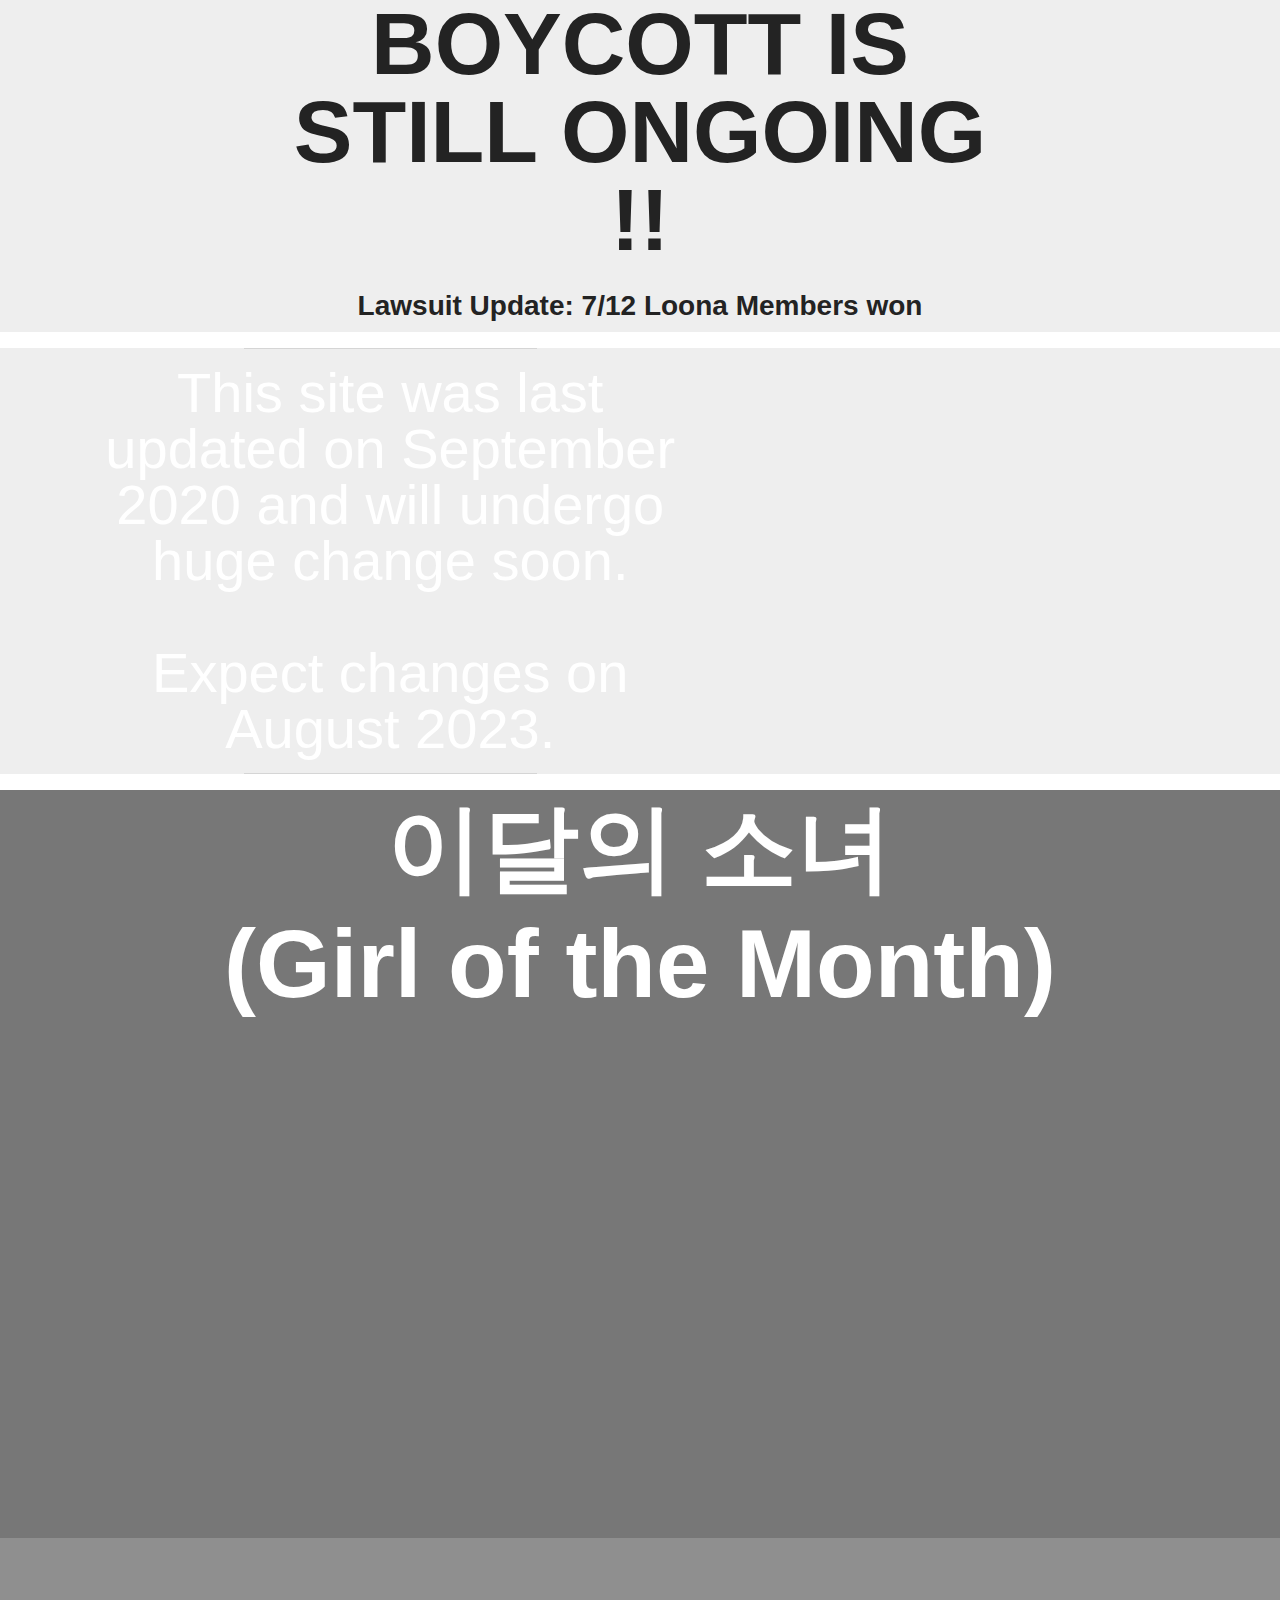
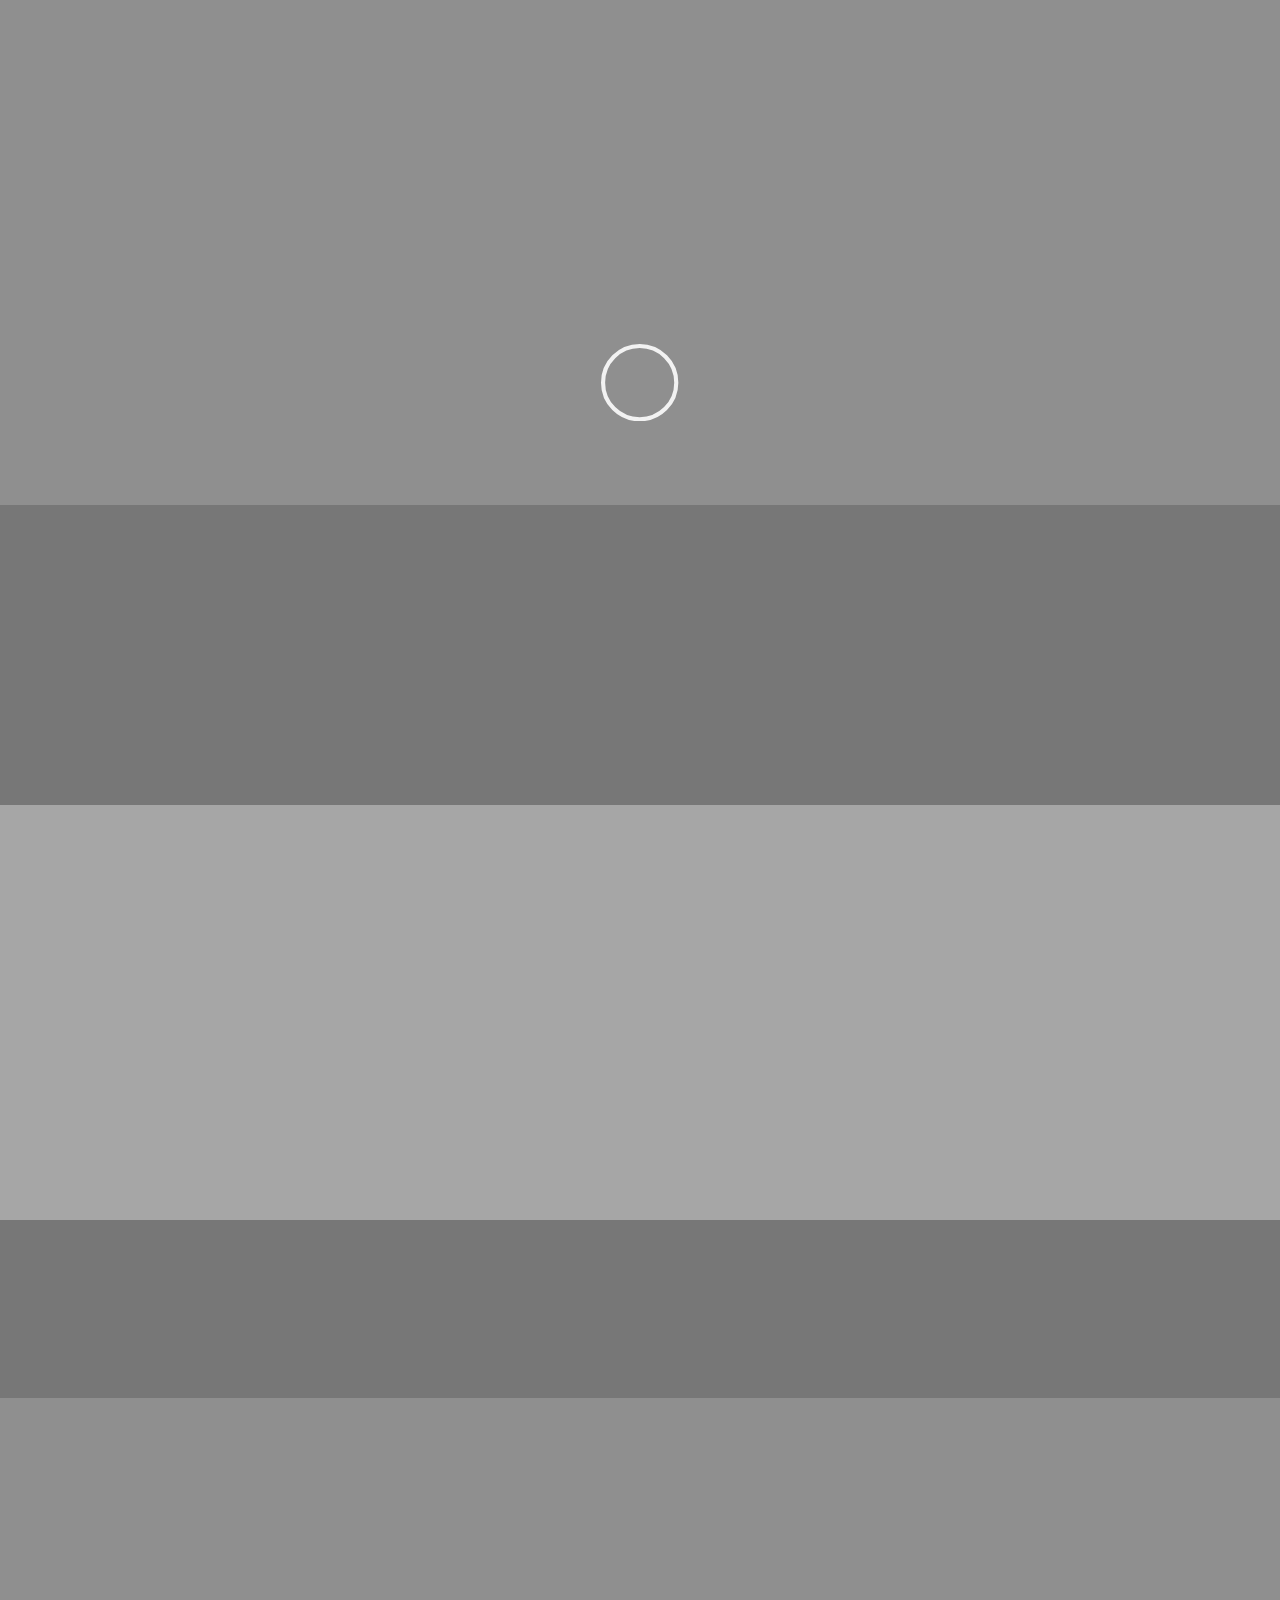
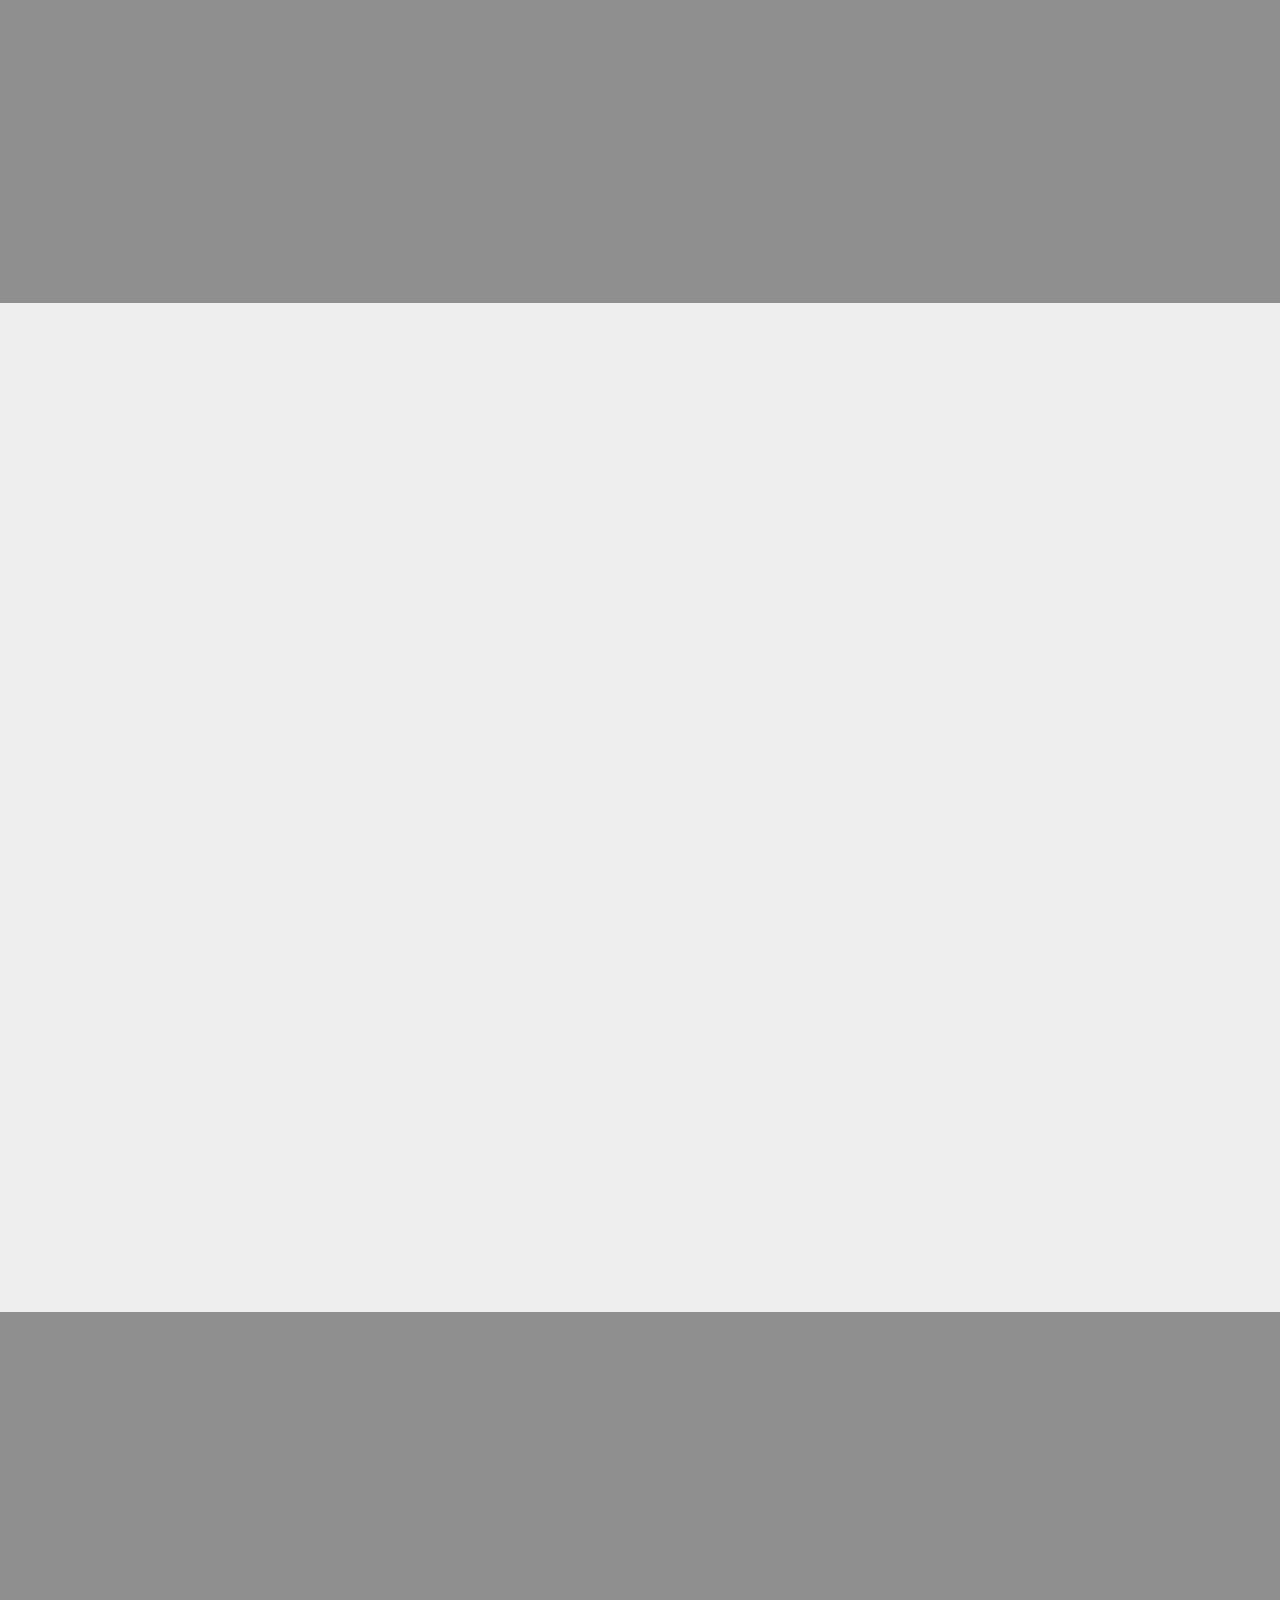
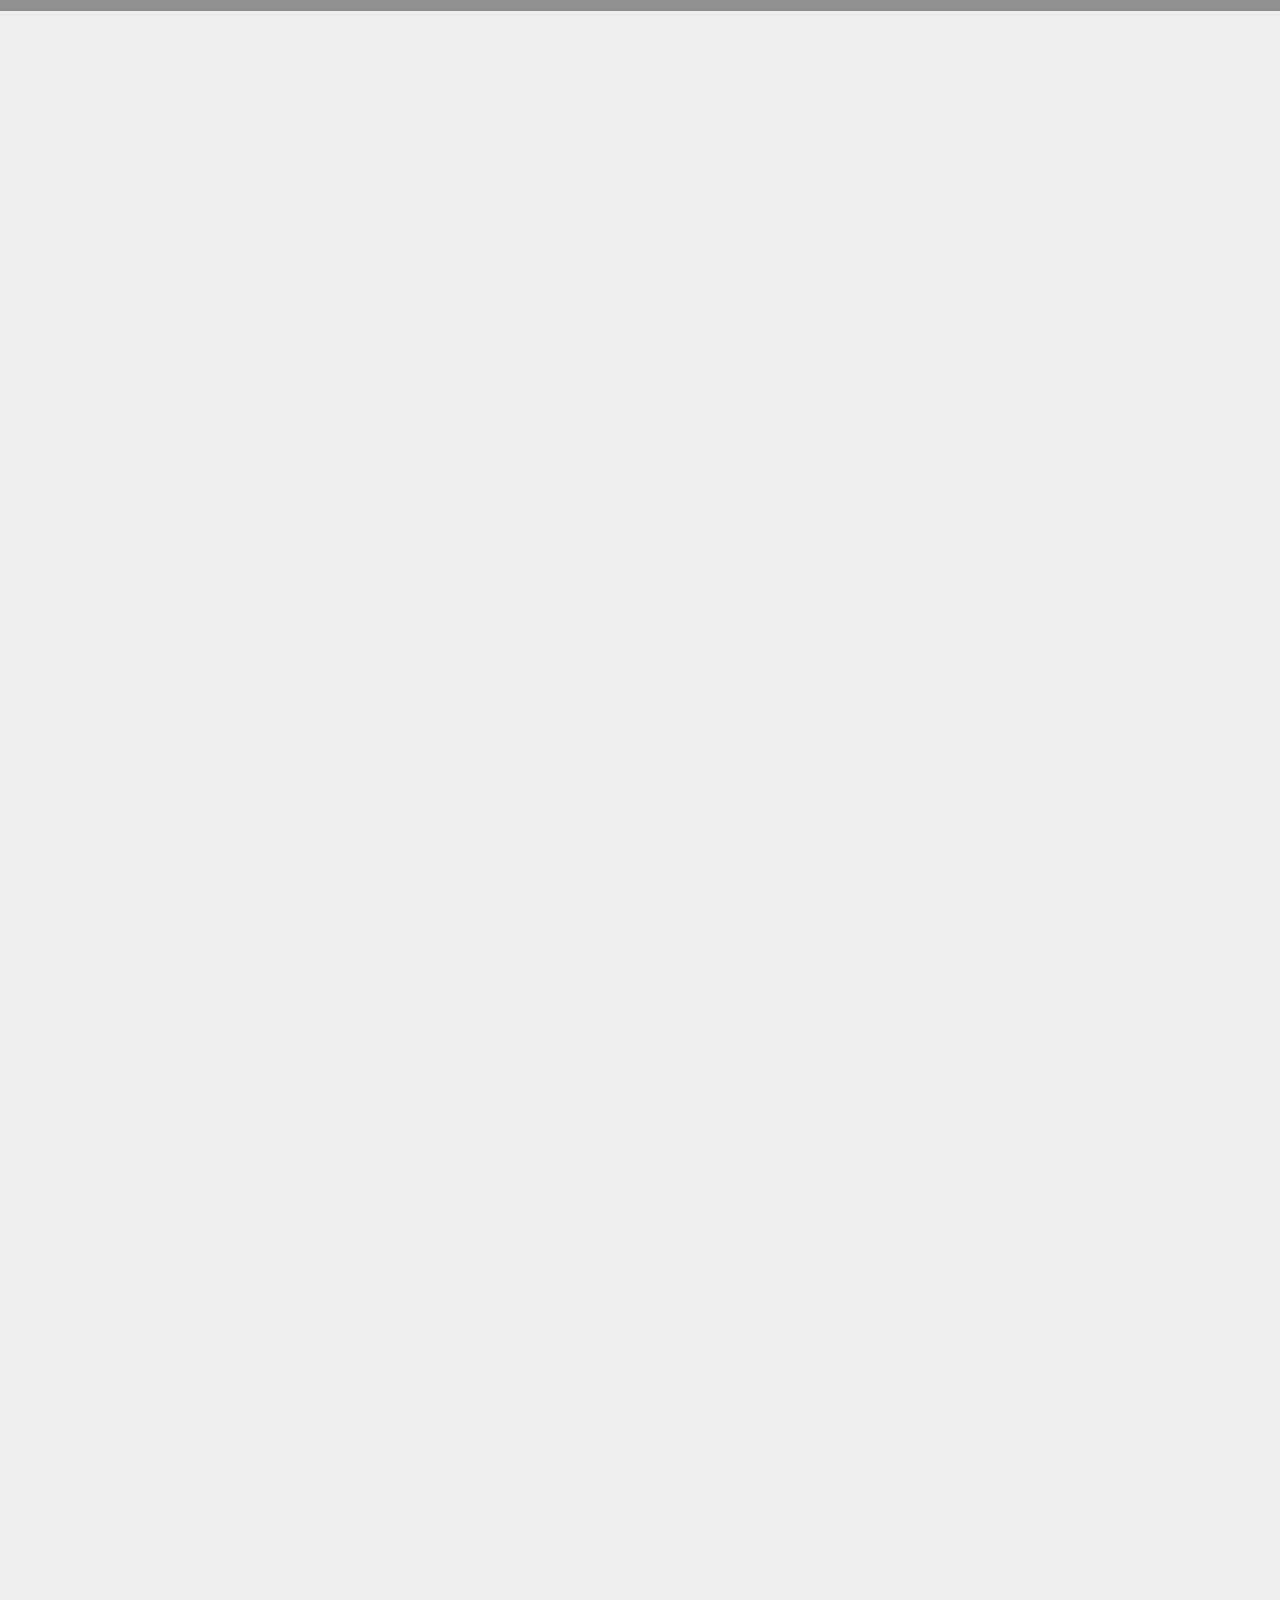
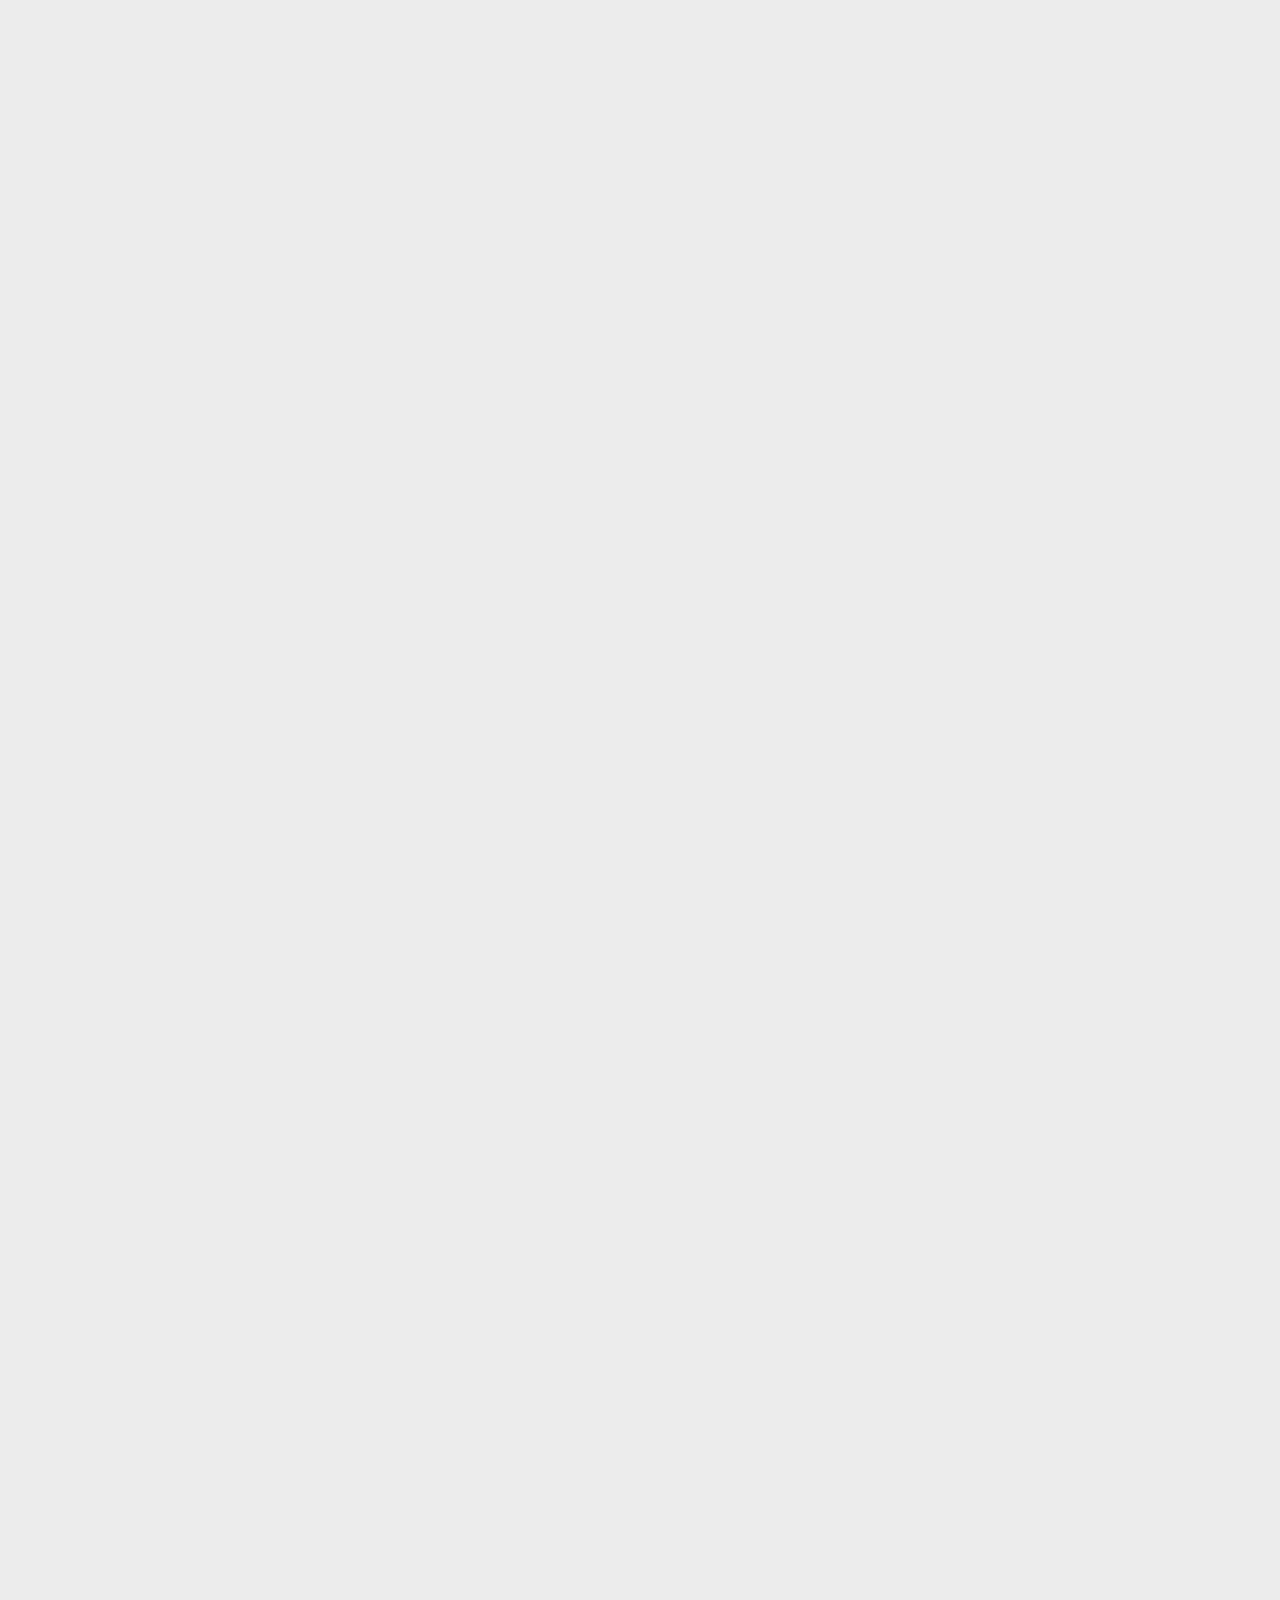
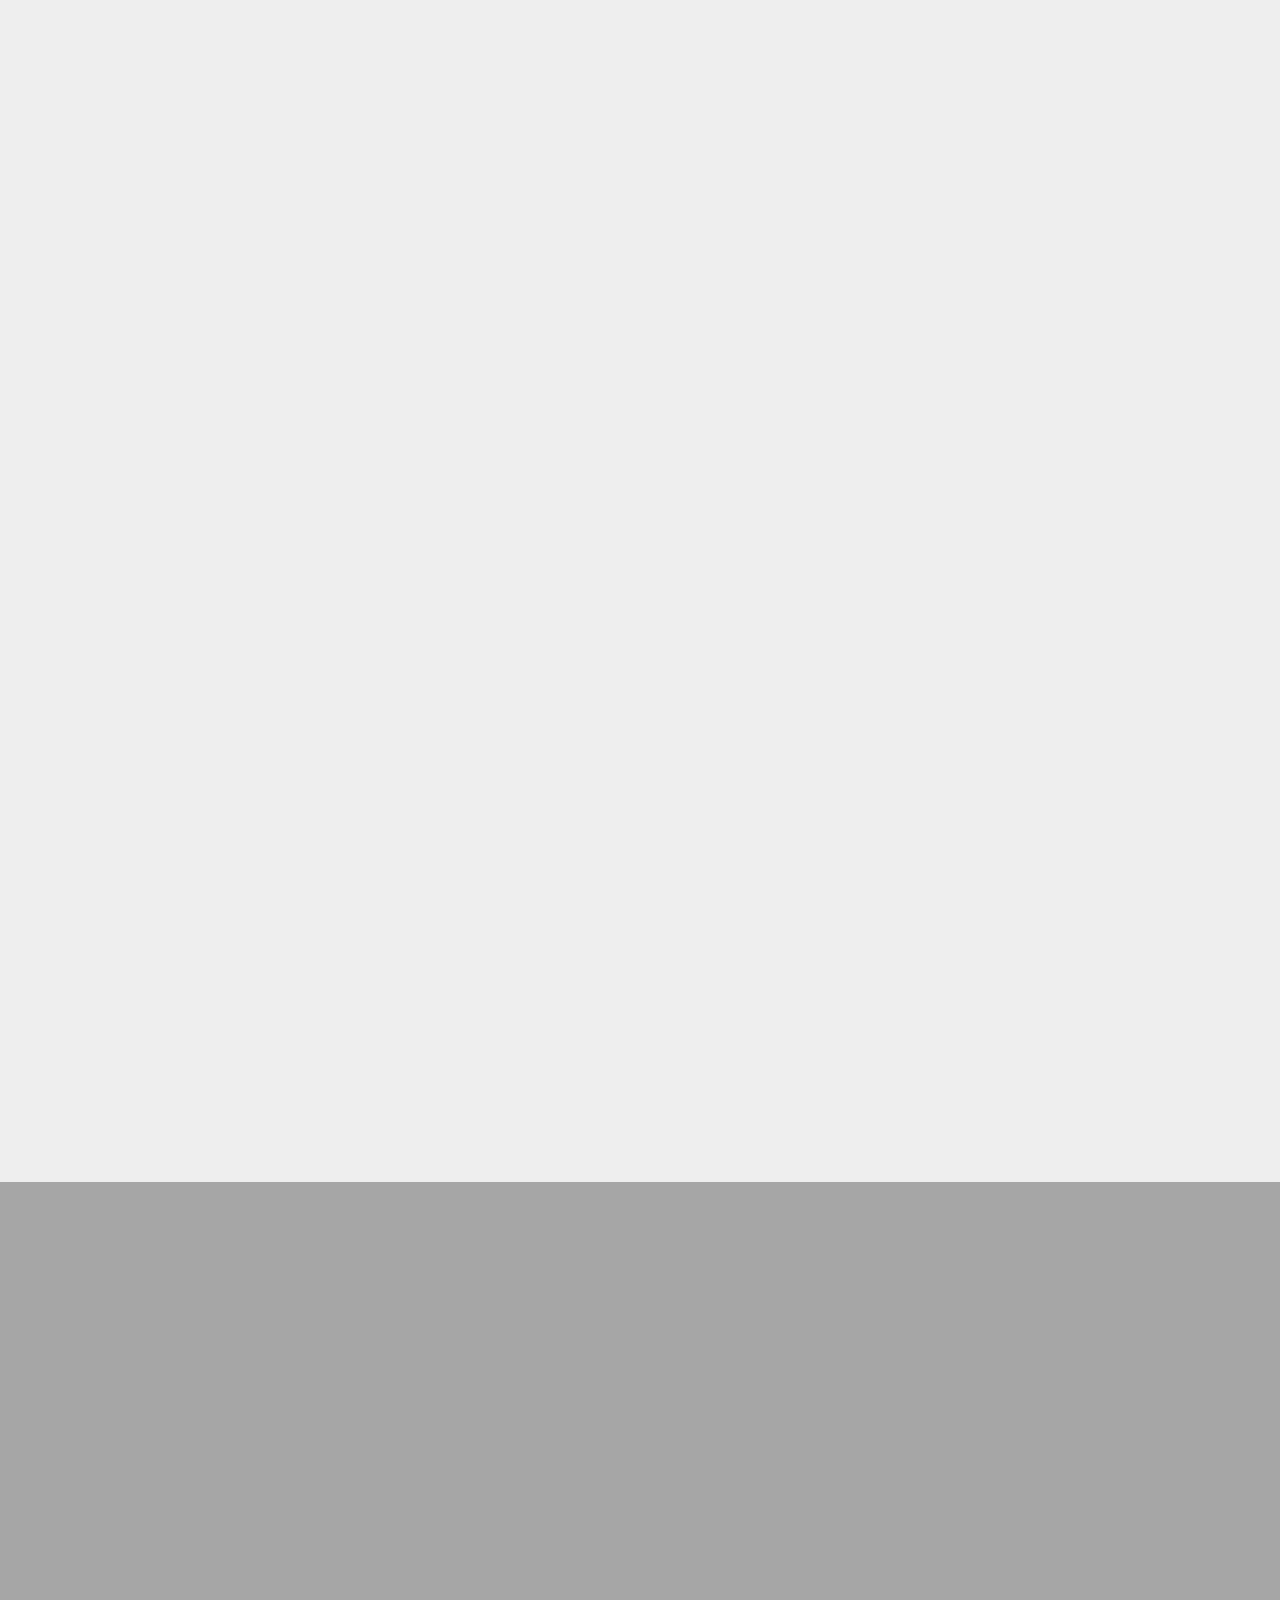
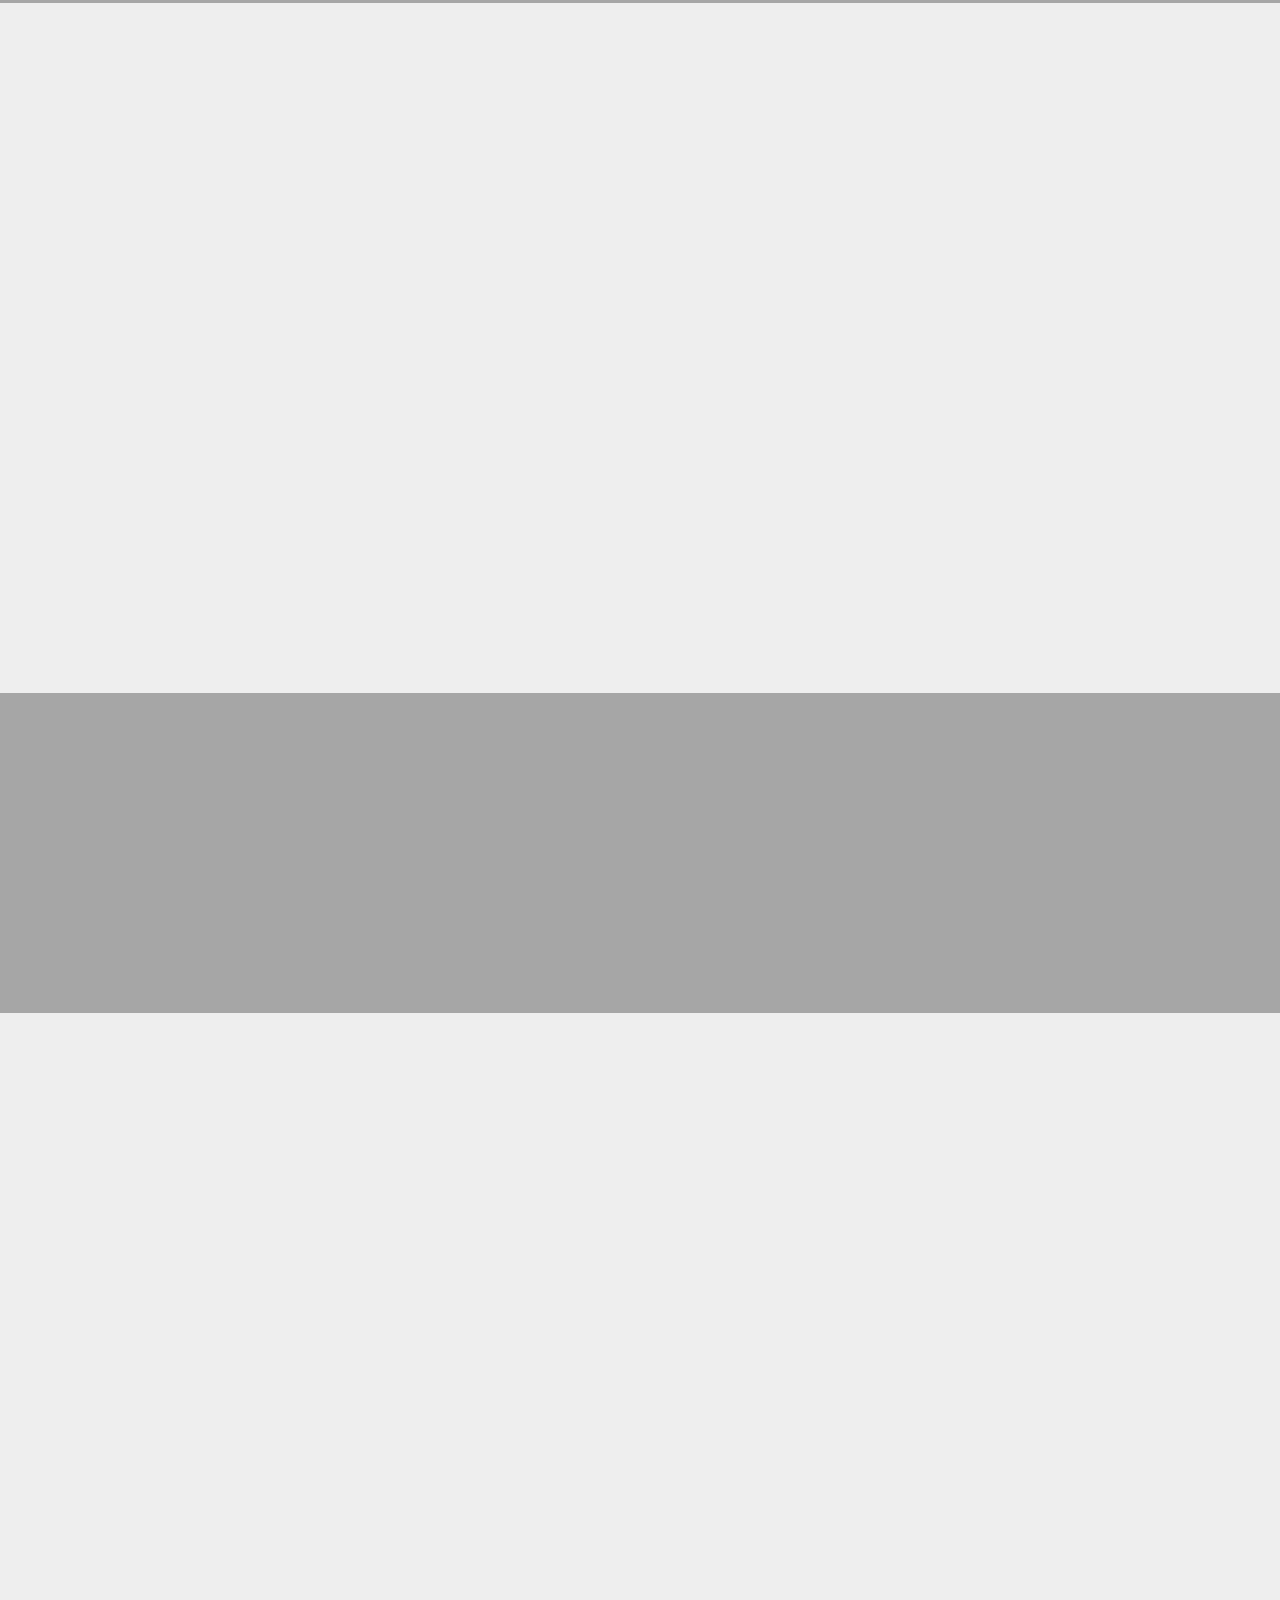
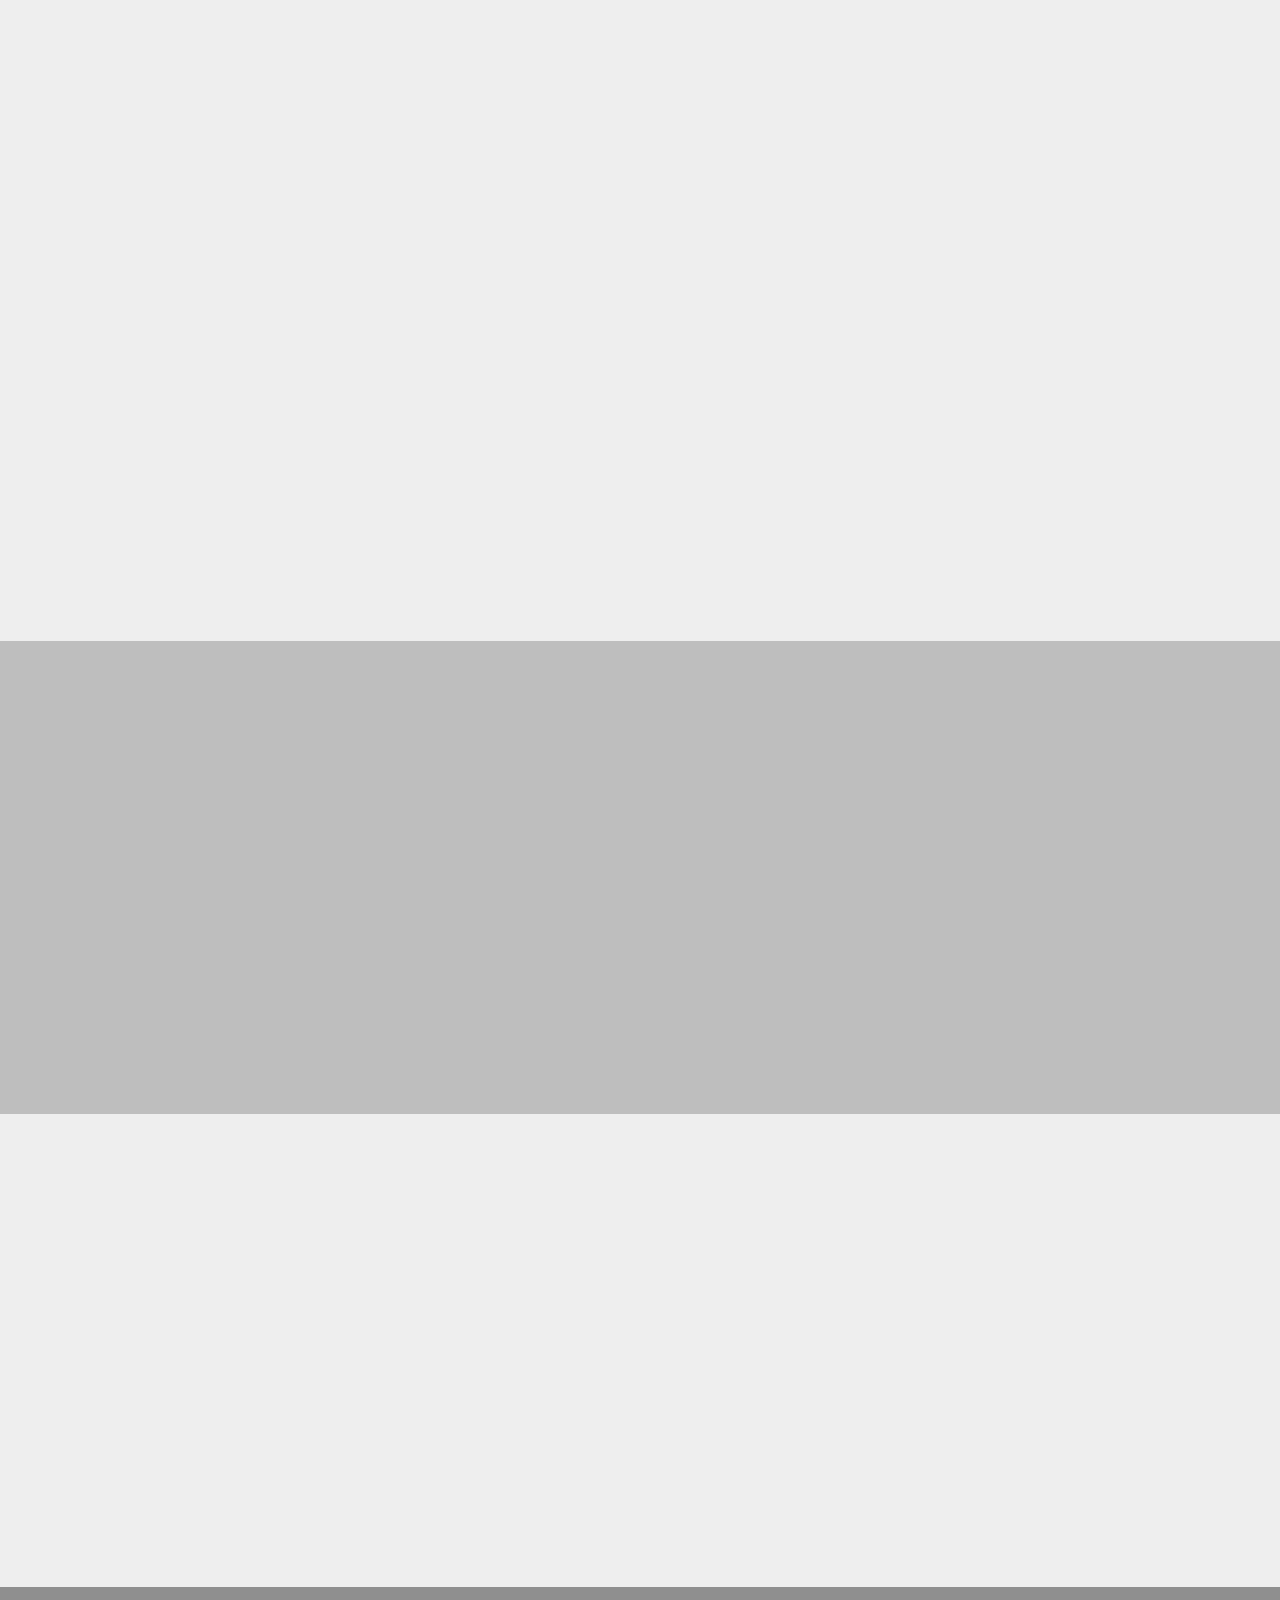
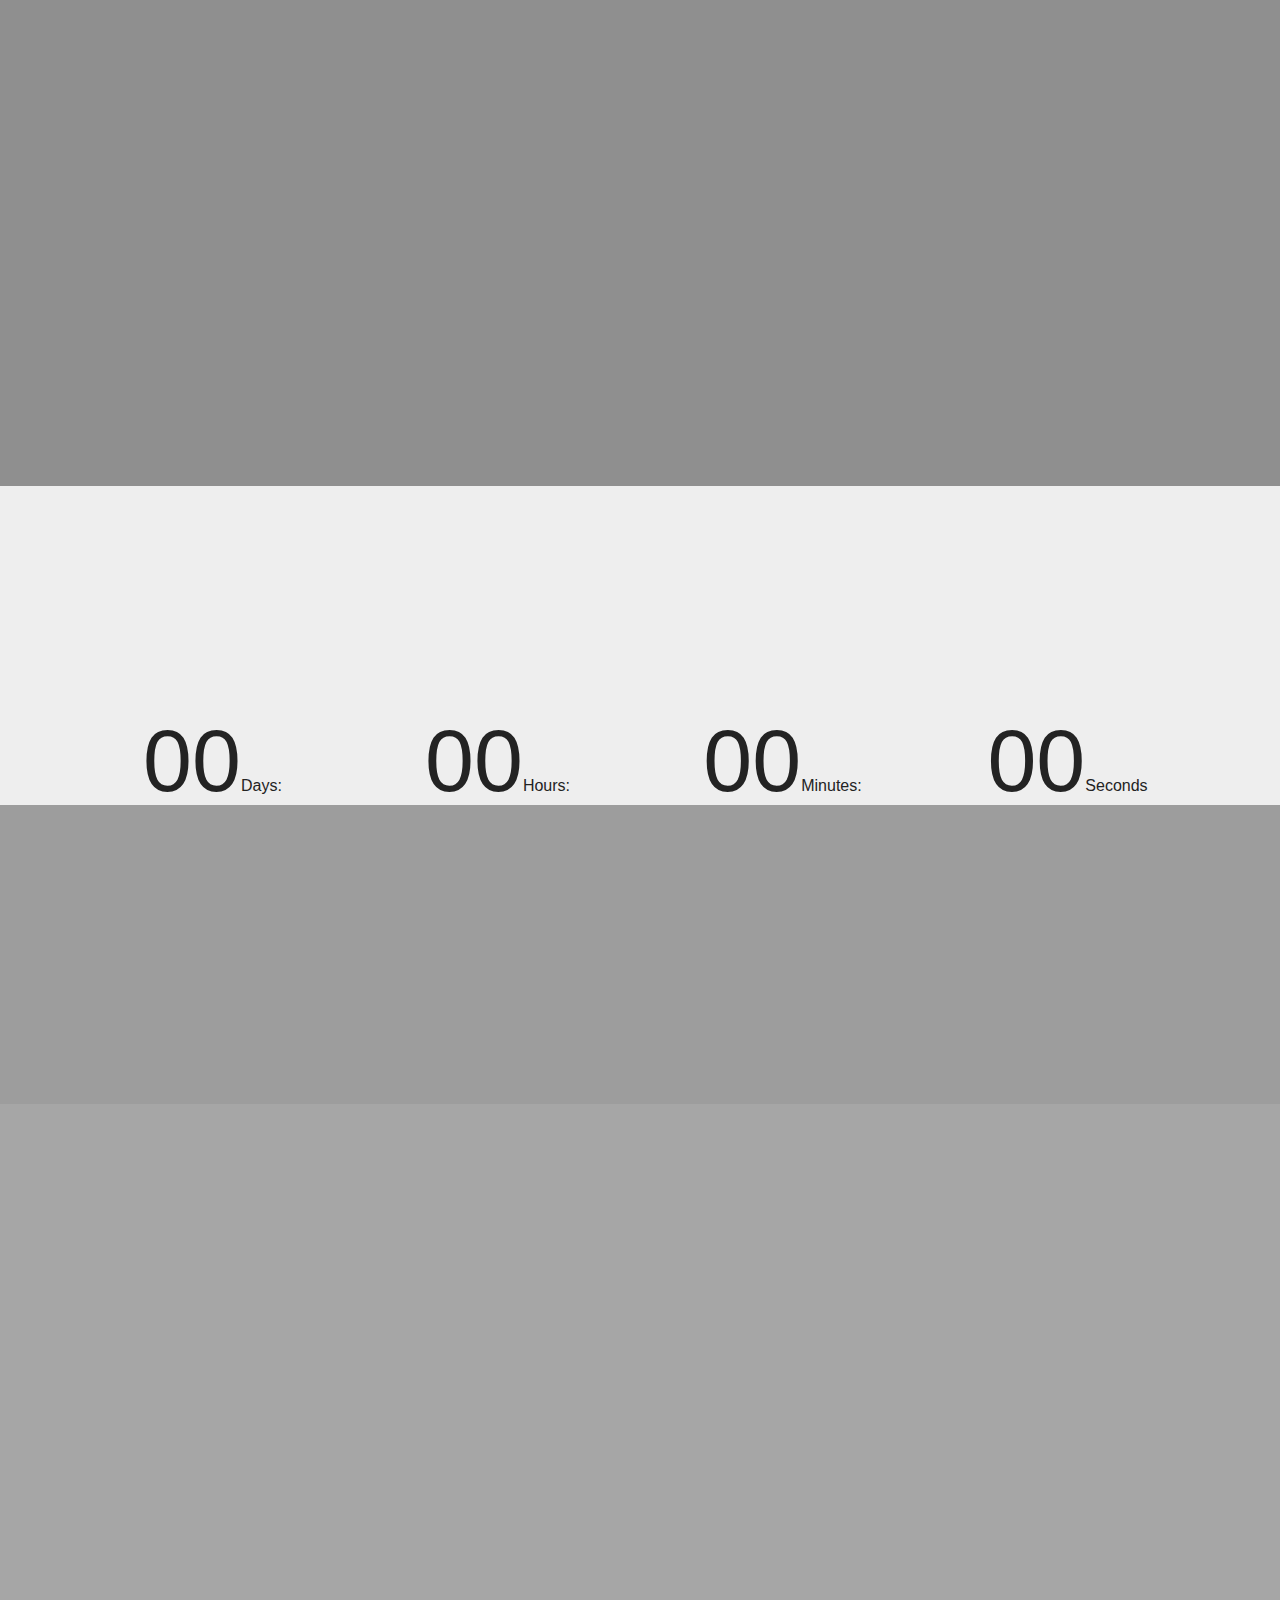
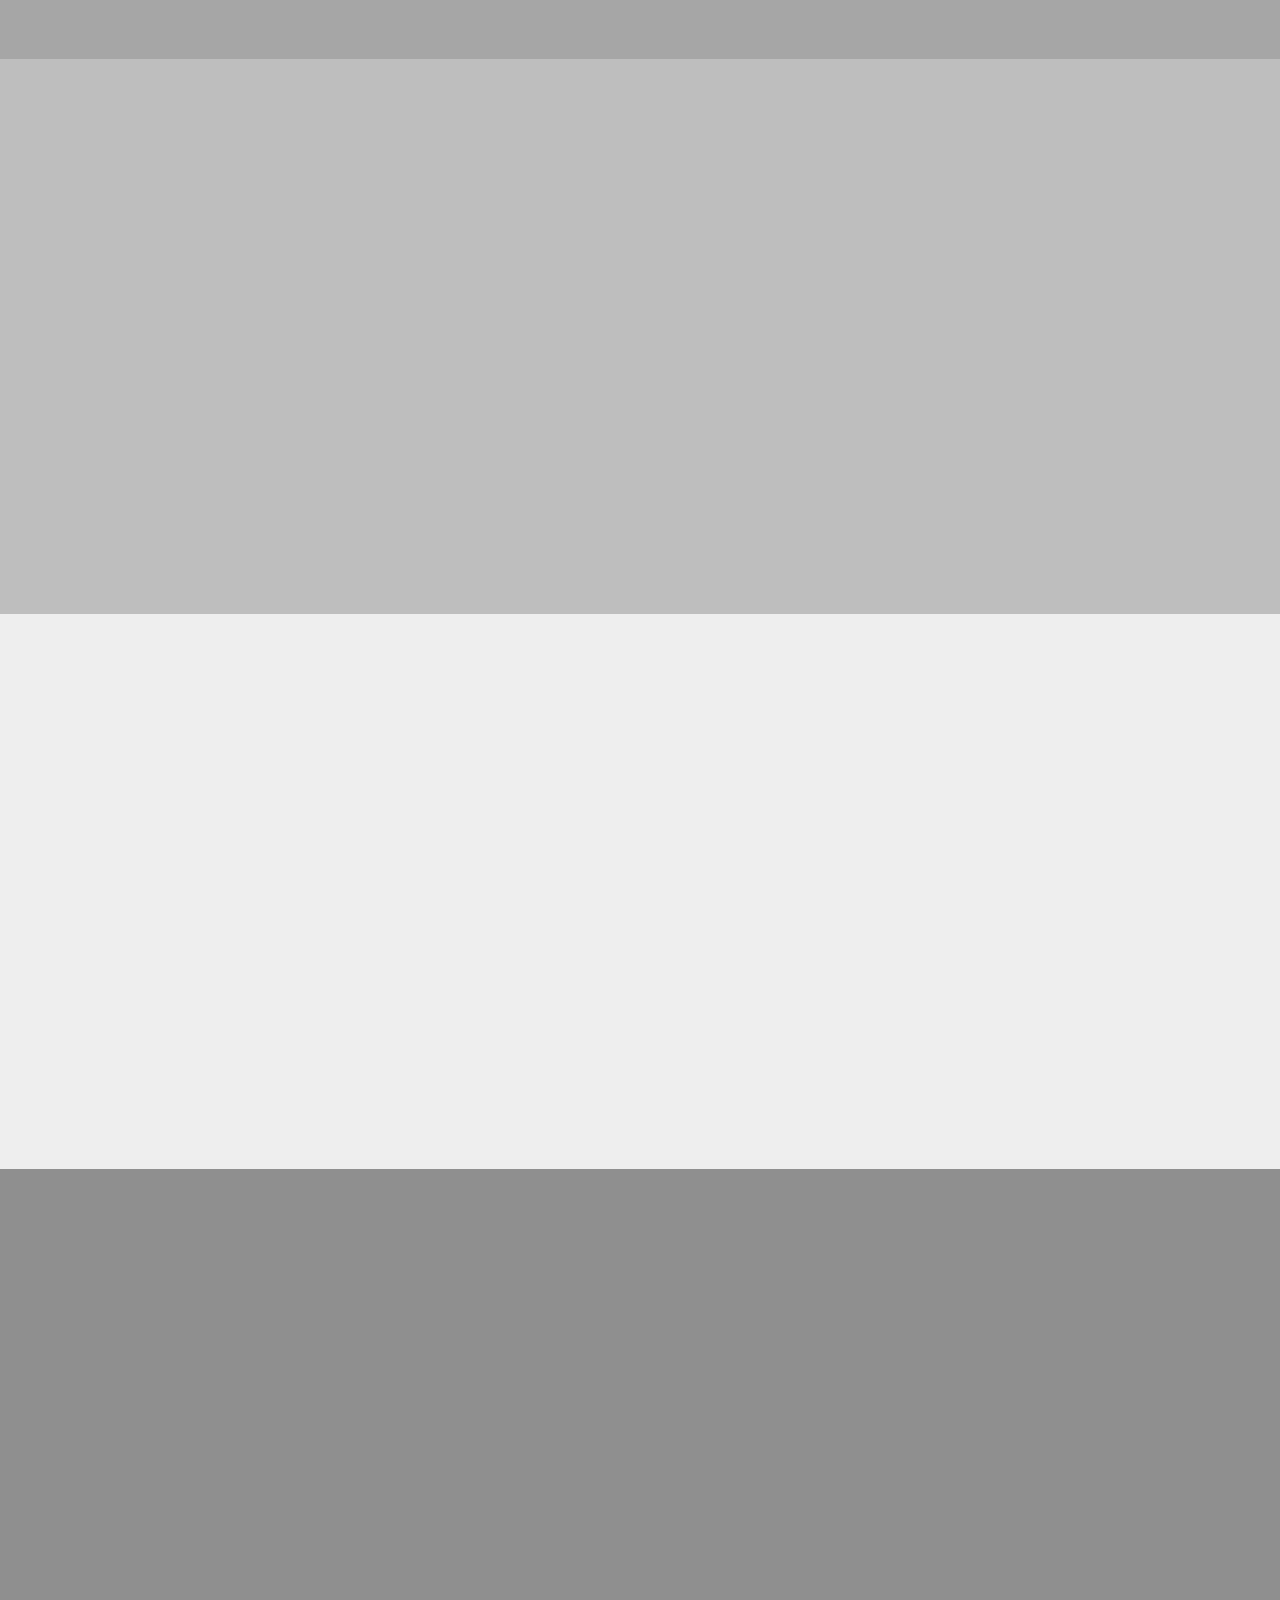
<file: index.html>
<!DOCTYPE html>
<html  >
<head>
  <!-- Site made with Mobirise Website Builder v5.7.4, https://mobirise.com -->
  <meta charset="UTF-8">
  <meta http-equiv="X-UA-Compatible" content="IE=edge">
  <meta name="generator" content="Mobirise v5.7.4, mobirise.com">
  <meta name="viewport" content="width=device-width, initial-scale=1, minimum-scale=1">
  <link rel="shortcut icon" href="assets/images/loona-logo-128x128.png" type="image/x-icon">
  <meta name="description" content="">
  
  
  <title>Discover LOOΠΔ</title>
  <link rel="stylesheet" href="assets/web/assets/mobirise-icons/mobirise-icons.css">
  <link rel="stylesheet" href="assets/bootstrap/css/bootstrap.min.css">
  <link rel="stylesheet" href="assets/bootstrap/css/bootstrap-grid.min.css">
  <link rel="stylesheet" href="assets/bootstrap/css/bootstrap-reboot.min.css">
  <link rel="stylesheet" href="assets/tether/tether.min.css">
  <link rel="stylesheet" href="assets/animatecss/animate.min.css">
  <link rel="stylesheet" href="assets/as-pie-progress/css/progress.min.css">
  <link rel="stylesheet" href="assets/socicon/css/styles.css">
  <link rel="stylesheet" href="assets/theme/css/style.css">
  <link rel="preload" href="https://fonts.googleapis.com/css?family=Raleway:100,100i,200,200i,300,300i,400,400i,500,500i,600,600i,700,700i,800,800i,900,900i&display=swap" as="style" onload="this.onload=null;this.rel='stylesheet'">
  <noscript><link rel="stylesheet" href="https://fonts.googleapis.com/css?family=Raleway:100,100i,200,200i,300,300i,400,400i,500,500i,600,600i,700,700i,800,800i,900,900i&display=swap"></noscript>
  <link rel="preload" href="https://fonts.googleapis.com/css?family=Quicksand:300,400,500,600,700&display=swap" as="style" onload="this.onload=null;this.rel='stylesheet'">
  <noscript><link rel="stylesheet" href="https://fonts.googleapis.com/css?family=Quicksand:300,400,500,600,700&display=swap"></noscript>
  <link rel="preload" href="https://fonts.googleapis.com/css?family=Rubik:300,400,500,600,700,800,900,300i,400i,500i,600i,700i,800i,900i&display=swap" as="style" onload="this.onload=null;this.rel='stylesheet'">
  <noscript><link rel="stylesheet" href="https://fonts.googleapis.com/css?family=Rubik:300,400,500,600,700,800,900,300i,400i,500i,600i,700i,800i,900i&display=swap"></noscript>
  <link rel="preload" as="style" href="assets/mobirise/css/mbr-additional.css"><link rel="stylesheet" href="assets/mobirise/css/mbr-additional.css" type="text/css">

  
  
  
</head>
<body>
  
  <section class="mbr-section content4 cid-tEsMJIeip2" id="content4-2y">

    

    <div class="container">
        <div class="media-container-row">
            <div class="title col-12 col-md-8">
                <h2 class="align-center pb-3 mbr-fonts-style display-2"><strong>BOYCOTT IS STILL ONGOING !!</strong></h2>
                <h3 class="mbr-section-subtitle align-center mbr-light mbr-fonts-style display-7"><strong>
                    Lawsuit Update: 7/12 Loona Members won</strong><br></h3>
                
            </div>
        </div>
    </div>
</section>

<section class="mbr-section article content10 cid-tz9JaF6dLJ" id="content10-2w">
    
     

    <div class="container">
        <div class="inner-container" style="width: 55%;">
            <hr class="line" style="width: 48%;">
            <div class="section-text align-center mbr-white mbr-fonts-style display-4">This site was last updated on September 2020 and will undergo huge change soon.<br><br>Expect changes on August 2023.</div>
            <hr class="line" style="width: 48%;">
        </div>
    </div>
</section>

<section class="header1 cid-s4PilOAnz7 mbr-parallax-background" id="header1-4">

    

    <div class="mbr-overlay" style="opacity: 0.5; background-color: rgb(0, 0, 0);">
    </div>

    <div class="container">
        <div class="row justify-content-md-center">
            <div class="mbr-white col-md-10">
                <h1 class="mbr-section-title align-center mbr-bold pb-3 mbr-fonts-style display-1">이달의 소녀<br>(Girl of the Month)</h1>
                
                
                
            </div>
        </div>
    </div>

</section>

<section class="header3 cid-s69JDYSubM mbr-parallax-background" id="header3-n">

    

    <div class="mbr-overlay" style="opacity: 0.5; background-color: rgb(0, 0, 0);">
    </div>

    <div class="container">
        <div class="media-container-row">
            <div class="mbr-figure" style="width: 80%;">
                <img src="assets/images/loona-intro-gif-2.gif" alt="Mobirise" title="">
            </div>

            <div class="media-content">
                
                
                <div class="mbr-section-text mbr-white pb-3 ">
                    <p class="mbr-text mbr-fonts-style display-5">
                        The name LOONA is created from a rearrangement of the first constants of the hangul that spells out their name. &nbsp; ㅇㄷㅇㅅㄴ rearranged to ㄴㅇㅇㄷㅅ which becomes</p>
                </div>
                
            </div>
        </div>
    </div>

</section>

<section class="features11 cid-s5A98hufTg" id="features11-i">

    

    <div class="mbr-overlay" style="opacity: 0.5; background-color: rgb(0, 0, 0);">
    </div>

    <div class="container">   
        <div class="col-md-12">
            <div class="media-container-row">
                <div class="mbr-figure" style="width: 50%;">
                    <img src="assets/images/butterfly-group-teaser-952x635.jpg" alt="Mobirise" title="">
                </div>
                <div class=" align-left aside-content">
                    
                    <div class="mbr-section-text">
                        <p class="mbr-text mb-5 pt-3 mbr-light mbr-fonts-style display-5">LOONA, a 12 member girl group formed by Blockberry Creative. Each member was revealed one by one, which corresponds to their Korean name,&nbsp;이달의 소녀 (Girl of the Month).</p>
                    </div>

                    
                </div>
            </div>
        </div> 
    </div>          
</section>

<section class="progress-bars3 cid-scWdVU7yHT" id="progress-bars3-2o">
 
     

    <div class="mbr-overlay" style="opacity: 0.4; background-color: rgb(0, 0, 0);">
    </div>
    
    <div class="container">
        <h2 class="mbr-section-title pb-3 align-center mbr-fonts-style display-1">
            DEBUT PROJECT</h2>

        <h3 class="mbr-section-subtitle mbr-fonts-style display-5"><p>
            Its a reverse engineered kpop debut that took 2 years to accomplish. Each girl will have individual releases (solo debut) and also sub-units before they eventually debut as a 12 member girl group. This project costs about 9.9 billion won (9 million USD) surpassing the most expensive debut which is TWICE with 500 million won (450 thousand USD) debut cost.<span style="font-size: 2rem;">&nbsp;</span></p></h3>
    
        <div class="media-container-row pt-5 mt-2">
            <div class="card p-3 align-center">
                <div class="wrap">
                    <div class="pie_progress progress1" role="progressbar" data-goal="6">
                        <p class="pie_progress__number mbr-fonts-style display-5">5%</p>
                    </div>
                </div> 
                <div class="mbr-crt-title pt-3">
                    <h4 class="card-title py-2 mbr-fonts-style display-5">
                        TWICE</h4>
                </div>                 
            </div>

            

            

            

            

            
        </div>
</div></section>

<section class="mbr-section content5 cid-s69EvLe40e mbr-parallax-background" id="content5-l">

    

    <div class="mbr-overlay" style="opacity: 0.5; background-color: rgb(0, 0, 0);">
    </div>

    <div class="container">
        <div class="media-container-row">
            <div class="title col-12 col-md-8">
                <h2 class="align-center mbr-bold mbr-white pb-3 mbr-fonts-style display-1">
                    LOONA'S NAME&nbsp;<br></h2>
                
                <p class="mbr-text align-center mbr-white pb-3 mbr-fonts-style display-7">perfect amazing incredible gorgeous stunning spectacular splendid show stopper brilliant talent mind blowing breathtaking totally unique never been done before<br></p>
                
            </div>
        </div>
    </div>
</section>

<section class="features12 cid-s6whRaaCjR" id="features12-p">
    
    

    <div class="mbr-overlay" style="opacity: 0.3; background-color: rgb(0, 0, 0);">
    </div>

    <div class="container">
        
        <h3 class="mbr-section-subtitle pb-3 mbr-fonts-style display-5">This, is a Mobius Strip. It plays a huge part in the lore and the name, LOONA.</h3>

        <div class="media-container-row pt-5">
            <div class="block-content align-right">
                <div class="card pl-3 pr-3 pb-5">
                    <div class="mbr-card-img-title">
                        
                        <div class="mbr-crt-title">
                            
                        </div>
                    </div>                

                    <div class="card-box">
                        <p class="mbr-text mbr-section-text mbr-fonts-style display-7">
                            LOONA sounds like LUNA right? as we all know, luna is used as another term for moon in a lot of countries.&nbsp;</p>
                    </div>
                </div>

                <div class="card pl-3 pr-3 pb-5">
                    <div class="mbr-card-img-title">
                        
                        <div class="mbr-crt-title">
                            
                        </div>
                    </div>
                    <div class="card-box">
                        <p class="mbr-text mbr-section-text mbr-fonts-style display-7">
                            <br>Moon is a major theme in loona's concept, lore, mvs and lyrics .It actually fits their name because loona's lore is full of foreign languages.
                        </p>
                    </div>
                </div>
            </div>

            <div class="mbr-figure" style="width: 44%;">
                <img src="assets/images/mobius-strip.gif" alt="Mobirise" title="">
            </div>

            <div class="block-content align-left  ">
                <div class="card pl-3 pr-3 pb-5">
                    <div class="mbr-card-img-title">
                        
                        <div class="mbr-crt-title">
                            
                        </div>
                    </div>                

                    <div class="card-box">
                        <p class="mbr-text mbr-section-text mbr-fonts-style display-7">
                            So why did they make it LOOΠΔ rather than just LOONA? Check the Greek Alphabet and find the letters Π and Δ. It represents P and D.</p>
                    </div>
                </div>

                <div class="card pl-3 pr-3 pb-5">
                    <div class="mbr-card-img-title">
                        
                        <div class="mbr-crt-title">
                            
                        </div>
                    </div>
                    <div class="card-box">
                        <p class="mbr-text mbr-section-text mbr-fonts-style display-7">
                            LOOPD? Yes, read it as LOOPED. We have here a mobius strip. Mobius Strip is known as a one sided surface and a never ending strip. Loona's lore is a loop, LOOΠΔ are looped. 
                        </p>
                    </div>
                </div>
            </div>
        </div>
    </div>
</section>

<section class="mbr-section content5 cid-s6qXXv0fda mbr-parallax-background" id="content5-o">

    

    <div class="mbr-overlay" style="opacity: 0.5; background-color: rgb(0, 0, 0);">
    </div>

    <div class="container">
        <div class="media-container-row">
            <div class="title col-12 col-md-8">
                <h2 class="align-center mbr-bold mbr-white pb-3 mbr-fonts-style display-1">MEMBERS</h2>
                
                <p class="mbr-text align-center mbr-white pb-3 mbr-fonts-style display-7">
                    starting from the 1st girl of the month to 12th girl of the month</p>
                
            </div>
        </div>
    </div>
</section>

<section class="features17 cid-s4PGHndb2k" id="features17-d">
    
    

    <div class="mbr-overlay" style="opacity: 0.4; background-color: rgb(0, 0, 0);">
    </div>
    <div class="container-fluid">
        <div class="media-container-row">
            <div class="card p-3 col-12 col-md-6 col-lg-3">
                <div class="card-wrapper">
                    <div class="card-img">
                        <a href="members.html#features11-t" target="_blank"><img src="assets/images/butterfly-heejin-teaser-554x831.jpg" alt="" title=""></a>
                    </div>
                    <div class="card-box">
                        <h4 class="card-title pb-3 mbr-fonts-style display-7">
                            HeeJin</h4>
                        
                    </div>
                </div>
            </div>

            <div class="card p-3 col-12 col-md-6 col-lg-3">
                <div class="card-wrapper">
                    <div class="card-img">
                        <a href="members.html#features11-u" target="_blank"><img src="assets/images/butterfly-hyunjin-teaser-554x827.jpg" alt="" title=""></a>
                    </div>
                    <div class="card-box">
                        <h4 class="card-title pb-3 mbr-fonts-style display-7">
                            HyunJin</h4>
                        
                    </div>
                </div>
            </div>

            <div class="card p-3 col-12 col-md-6 col-lg-3">
                <div class="card-wrapper">
                    <div class="card-img">
                        <a href="members.html#features11-v" target="_blank"><img src="assets/images/butterfly-haseul-teaser-554x827.jpg" alt="" title=""></a>
                    </div>
                    <div class="card-box">
                        <h4 class="card-title pb-3 mbr-fonts-style display-7">
                            HaSeul</h4>
                        
                    </div>
                </div>
            </div>

            <div class="card p-3 col-12 col-md-6 col-lg-3">
                <div class="card-wrapper">
                    <div class="card-img">
                        <a href="members.html#features11-w" target="_blank"><img src="assets/images/butterfly-yeojin-teaser-554x831.jpg" alt="" title=""></a>
                    </div>
                    <div class="card-box">
                        <h4 class="card-title pb-3 mbr-fonts-style display-7">
                            YeoJin</h4>
                        
                    </div>
                </div>
            </div>
            
            
        </div>
    </div>
</section>

<section class="features17 cid-s577K2mDQt" id="features17-e">
    
    

    
    <div class="container-fluid">
        <div class="media-container-row">
            <div class="card p-3 col-12 col-md-6 col-lg-3">
                <div class="card-wrapper">
                    <div class="card-img">
                        <a href="members.html#features11-x" target="_blank"><img src="assets/images/butterfly-vivi-teaser-554x831.jpg" alt="" title=""></a>
                    </div>
                    <div class="card-box">
                        <h4 class="card-title pb-3 mbr-fonts-style display-7">
                            ViVi</h4>
                        
                    </div>
                </div>
            </div>

            <div class="card p-3 col-12 col-md-6 col-lg-3">
                <div class="card-wrapper">
                    <div class="card-img">
                        <a href="members.html#features11-y" target="_blank"><img src="assets/images/butterfly-kim-lip-teaser-554x831.jpg" alt="" title=""></a>
                    </div>
                    <div class="card-box">
                        <h4 class="card-title pb-3 mbr-fonts-style display-7">
                            Kim Lip</h4>
                        
                    </div>
                </div>
            </div>

            <div class="card p-3 col-12 col-md-6 col-lg-3">
                <div class="card-wrapper">
                    <div class="card-img">
                        <a href="members.html#features11-z" target="_blank"><img src="assets/images/butterfly-jinsoul-teaser-554x831.jpg" alt="" title=""></a>
                    </div>
                    <div class="card-box">
                        <h4 class="card-title pb-3 mbr-fonts-style display-7">
                            JinSoul</h4>
                        
                    </div>
                </div>
            </div>

            <div class="card p-3 col-12 col-md-6 col-lg-3">
                <div class="card-wrapper">
                    <div class="card-img">
                        <a href="members.html#features11-10" target="_blank"><img src="assets/images/butterfly-choerry-teaser-554x827.jpg" alt="" title=""></a>
                    </div>
                    <div class="card-box">
                        <h4 class="card-title pb-3 mbr-fonts-style display-7">
                            Choerry</h4>
                        
                    </div>
                </div>
            </div>
            
            
        </div>
    </div>
</section>

<section class="features17 cid-s578UGebue" id="features17-f">
    
    

    
    <div class="container-fluid">
        <div class="media-container-row">
            <div class="card p-3 col-12 col-md-6 col-lg-3">
                <div class="card-wrapper">
                    <div class="card-img">
                        <a href="members.html#features11-11" target="_blank"><img src="assets/images/butterfly-yves-teaser-554x831.jpg" alt="" title=""></a>
                    </div>
                    <div class="card-box">
                        <h4 class="card-title pb-3 mbr-fonts-style display-7">Yves</h4>
                        
                    </div>
                </div>
            </div>

            <div class="card p-3 col-12 col-md-6 col-lg-3">
                <div class="card-wrapper">
                    <div class="card-img">
                        <a href="members.html#features11-12" target="_blank"><img src="assets/images/butterfly-chuu-teaser-554x827.jpg" alt="Mobirise" title=""></a>
                    </div>
                    <div class="card-box">
                        <h4 class="card-title pb-3 mbr-fonts-style display-7">
                            Chuu</h4>
                        
                    </div>
                </div>
            </div>

            <div class="card p-3 col-12 col-md-6 col-lg-3">
                <div class="card-wrapper">
                    <div class="card-img">
                        <a href="members.html#features11-13" target="_blank"><img src="assets/images/butterfly-gowon-teaser-554x827.jpg" alt="" title=""></a>
                    </div>
                    <div class="card-box">
                        <h4 class="card-title pb-3 mbr-fonts-style display-7">
                            Go Won</h4>
                        
                    </div>
                </div>
            </div>

            <div class="card p-3 col-12 col-md-6 col-lg-3">
                <div class="card-wrapper">
                    <div class="card-img">
                        <a href="members.html#features11-14" target="_blank"><img src="assets/images/butterfly-olivia-hye-teaser-554x831.jpg" alt="" title=""></a>
                    </div>
                    <div class="card-box">
                        <h4 class="card-title pb-3 mbr-fonts-style display-7">
                            Olivia Hye</h4>
                        
                    </div>
                </div>
            </div>
            
            
        </div>
    </div>
</section>

<section class="mbr-section content5 cid-sa64b3ztRp mbr-parallax-background" id="content5-17">

    

    <div class="mbr-overlay" style="opacity: 0.4; background-color: rgb(0, 0, 0);">
    </div>

    <div class="container">
        <div class="media-container-row">
            <div class="title col-12 col-md-8">
                <h2 class="align-center mbr-bold mbr-white pb-3 mbr-fonts-style display-1">DISCOGRAPHY</h2>
                
                <p class="mbr-text align-center mbr-white pb-3 mbr-fonts-style display-7">entire loona discography of solos, Sub-units, Full group OT12&nbsp;<br>| tracks included | intros included | digital single not included | in order of release |</p>
                
            </div>
        </div>
    </div>
</section>

<section class="header7 cid-sa652cifvJ" id="header7-19">

    

    

    <div class="container">
        <div class="media-container-row">

            <div class="media-content align-right">
                <h1 class="mbr-section-title mbr-white pb-3 mbr-fonts-style display-1">
                    ViViD</h1>
                <div class="mbr-section-text mbr-white pb-3">
                    <p class="mbr-text mbr-fonts-style display-5">Artist: HeeJin<br>Release Date: 2016.10.05<br>Release Type: Single Album<br>Track List: ViViD, ViViD (Acoustic Mix)</p>
                </div>
                <div class="mbr-section-btn"><a class="btn btn-md btn-black display-4" href="https://www.youtube.com/playlist?list=OLAK5uy_k1AfFzF1DyScVMaW8bu3pedR7KkVcNLUI" target="_blank"><span class="socicon socicon-youtube mbr-iconfont mbr-iconfont-btn" style="font-size: 17px;"></span>Youtube Playlist</a>
                        <a class="btn btn-md btn-white-outline display-4" href="https://open.spotify.com/album/4bAHdv04do1PfJcGIjD2cX?si=haVlWgZvQ9uXEWNlwTm1JQ" target="_blank"><span class="socicon socicon-spotify mbr-iconfont mbr-iconfont-btn" style="font-size: 17px;"></span>Spotify</a></div>
            </div>

            <div class="mbr-figure" style="width: 90%;"><iframe class="mbr-embedded-video" src="https://www.youtube.com/embed/-FCYE87P5L0?rel=0&amp;amp;&amp;showinfo=0&amp;autoplay=0&amp;loop=1&amp;playlist=-FCYE87P5L0" width="1280" height="720" frameborder="0" allowfullscreen></iframe></div>

        </div>
    </div>
</section>

<section class="header7 cid-sa6kYwSv6U" id="header7-1d">

    

    

    <div class="container">
        <div class="media-container-row">

            <div class="media-content align-right">
                <h1 class="mbr-section-title mbr-white pb-3 mbr-fonts-style display-1">
                    Around You</h1>
                <div class="mbr-section-text mbr-white pb-3">
                    <p class="mbr-text mbr-fonts-style display-5">
                        Artist: HyunJin<br>Release Date: 2016.11.17<br>Release Type: Single Album<br>Track List:<br>1. Around You<br>2. I'll Be There</p>
                </div>
                <div class="mbr-section-btn"><a class="btn btn-md btn-black display-4" href="https://www.youtube.com/playlist?list=OLAK5uy_mgE4EsetpExBxBW4iq360RSbqTpTXzUAM" target="_blank"><span class="socicon socicon-youtube mbr-iconfont mbr-iconfont-btn" style="font-size: 17px;"></span>Youtube Playlist</a>
                        <a class="btn btn-md btn-white-outline display-4" href="https://open.spotify.com/album/6u4eaDNAoDT7hB2YVFpmvD?si=P9DampAoTlu8doSdc05_pA" target="_blank"><span class="socicon socicon-spotify mbr-iconfont mbr-iconfont-btn" style="font-size: 17px;"></span>Spotify</a></div>
            </div>

            <div class="mbr-figure" style="width: 90%;"><iframe class="mbr-embedded-video" src="https://www.youtube.com/embed/mybsDDymrsc?rel=0&amp;amp;&amp;showinfo=0&amp;autoplay=0&amp;loop=1&amp;playlist=mybsDDymrsc" width="1280" height="720" frameborder="0" allowfullscreen></iframe></div>

        </div>
    </div>
</section>

<section class="header7 cid-sa6m3kvjJJ" id="header7-1e">

    

    

    <div class="container">
        <div class="media-container-row">

            <div class="media-content align-right">
                <h1 class="mbr-section-title mbr-white pb-3 mbr-fonts-style display-1">
                    Let Me In</h1>
                <div class="mbr-section-text mbr-white pb-3">
                    <p class="mbr-text mbr-fonts-style display-5">
                        Artist: Haseul<br>Release Date: 2016.12.16<br>Release Type: Single Album<br>Track List: Let Me In, The Carol</p>
                </div>
                <div class="mbr-section-btn"><a class="btn btn-md btn-black display-4" href="https://www.youtube.com/playlist?list=OLAK5uy_kn-xANASRmR4ZaZ_j2Vf3Jg2MSTVRw5rQ" target="_blank"><span class="socicon socicon-youtube mbr-iconfont mbr-iconfont-btn" style="font-size: 17px;"></span>Youtube Playlist</a>
                        <a class="btn btn-md btn-white-outline display-4" href="https://open.spotify.com/album/5i0Av4RNFxgWGbi6VpeQBP?si=g6APFFLdTSSiVSzX3fhaVA" target="_blank"><span class="socicon socicon-spotify mbr-iconfont mbr-iconfont-btn" style="font-size: 17px;"></span>Spotify</a></div>
            </div>

            <div class="mbr-figure" style="width: 90%;"><iframe class="mbr-embedded-video" src="https://www.youtube.com/embed/6a4BWpBJppI?rel=0&amp;amp;&amp;showinfo=0&amp;autoplay=0&amp;loop=1&amp;playlist=6a4BWpBJppI" width="1280" height="720" frameborder="0" allowfullscreen></iframe></div>

        </div>
    </div>
</section>

<section class="header7 cid-sa6nUSFoOv" id="header7-1f">

    

    

    <div class="container">
        <div class="media-container-row">

            <div class="media-content align-right">
                <h1 class="mbr-section-title mbr-white pb-3 mbr-fonts-style display-1">
                    Kiss Later</h1>
                <div class="mbr-section-text mbr-white pb-3">
                    <p class="mbr-text mbr-fonts-style display-5">
                        Artist: YeoJin<br>Release Date: 2017.01.16<br>Release Type: Single Album<br>Track List:&nbsp;<br>1. Kiss Later<br>2. My Sunday<br>3. My Melody</p>
                </div>
                <div class="mbr-section-btn"><a class="btn btn-md btn-black display-4" href="https://www.youtube.com/playlist?list=OLAK5uy_nx3-4pm9UK3toNvNlkZk4r_rdpv4X6BlU" target="_blank"><span class="socicon socicon-youtube mbr-iconfont mbr-iconfont-btn" style="font-size: 17px;"></span>Youtube Playlist</a>
                        <a class="btn btn-md btn-white-outline display-4" href="https://open.spotify.com/album/7j4J6jWNmKjzpiWxPEdEcS?si=_C5wqChBSKSZDNRMXpndiQ" target="_blank"><span class="socicon socicon-spotify mbr-iconfont mbr-iconfont-btn" style="font-size: 17px;"></span>Spotify</a></div>
            </div>

            <div class="mbr-figure" style="width: 90%;"><iframe class="mbr-embedded-video" src="https://www.youtube.com/embed/thpTOAS1Vgg?rel=0&amp;amp;&amp;showinfo=0&amp;autoplay=0&amp;loop=1&amp;playlist=thpTOAS1Vgg" width="1280" height="720" frameborder="0" allowfullscreen></iframe></div>

        </div>
    </div>
</section>

<section class="header7 cid-sa6qeoWVZX" id="header7-1g">

    

    

    <div class="container">
        <div class="media-container-row">

            <div class="media-content align-right">
                <h1 class="mbr-section-title mbr-white pb-3 mbr-fonts-style display-1">
                    Love &amp; Live</h1>
                <div class="mbr-section-text mbr-white pb-3">
                    <p class="mbr-text mbr-fonts-style display-5">
                        Artist: LOONA 1/3<br>Release Date: 2017.03.17<br>Release Type: Mini Album<br>Track List:<br>1. Into the New Heart (Intro)<br>2. Love &amp; Live<br>3. You and Me Together<br>4. Fairy Tale<br>5. Valentine Girl<br></p>
                </div>
                <div class="mbr-section-btn"><a class="btn btn-md btn-black display-4" href="https://music.youtube.com/playlist?list=OLAK5uy_m9fsSHeQndp11z_h3v7557Rrr9LhN2dp4" target="_blank"><span class="socicon socicon-youtube mbr-iconfont mbr-iconfont-btn" style="font-size: 17px;"></span>Youtube Playlist</a>
                        <a class="btn btn-md btn-white-outline display-4" href="https://open.spotify.com/album/24xMv1Q8SdNoCrKoKUPQJD?si=NCQTk37xShCaORAo9QyHww" target="_blank"><span class="socicon socicon-spotify mbr-iconfont mbr-iconfont-btn" style="font-size: 17px;"></span>Spotify</a></div>
            </div>

            <div class="mbr-figure" style="width: 90%;"><iframe class="mbr-embedded-video" src="https://www.youtube.com/embed/4K4b9Z9lSwc?rel=0&amp;amp;&amp;showinfo=0&amp;autoplay=0&amp;loop=1&amp;playlist=4K4b9Z9lSwc" width="1280" height="720" frameborder="0" allowfullscreen></iframe></div>

        </div>
    </div>
</section>

<section class="header7 cid-sa6u6heGsT" id="header7-1h">

    

    

    <div class="container">
        <div class="media-container-row">

            <div class="media-content align-right">
                <h1 class="mbr-section-title mbr-white pb-3 mbr-fonts-style display-1">
                    Everyday I Love You</h1>
                <div class="mbr-section-text mbr-white pb-3">
                    <p class="mbr-text mbr-fonts-style display-5">
                        Artist: ViVi<br>Release Date: 2017.04.17<br>Release Type: Single Album<br>Track List: Everyday I Love You, Everyday I Need You</p>
                </div>
                <div class="mbr-section-btn"><a class="btn btn-md btn-black display-4" href="https://www.youtube.com/playlist?list=OLAK5uy_nreg5WUG43WZkBY8lxWXFrvoe_n9EzDuQ" target="_blank"><span class="socicon socicon-youtube mbr-iconfont mbr-iconfont-btn" style="font-size: 17px;"></span>Youtube Playlist</a>
                        <a class="btn btn-md btn-white-outline display-4" href="https://open.spotify.com/album/3eg9jvcmafP60bG9YffJn8?si=2497j-IiTDueANL2ApKzuQ" target="_blank"><span class="socicon socicon-spotify mbr-iconfont mbr-iconfont-btn" style="font-size: 17px;"></span>Spotify</a></div>
            </div>

            <div class="mbr-figure" style="width: 90%;"><iframe class="mbr-embedded-video" src="https://www.youtube.com/embed/ZNcBZM5SvbY?rel=0&amp;amp;&amp;showinfo=0&amp;autoplay=0&amp;loop=1&amp;playlist=ZNcBZM5SvbY" width="1280" height="720" frameborder="0" allowfullscreen></iframe></div>

        </div>
    </div>
</section>

<section class="header7 cid-sacPRJZ5SG" id="header7-1j">

    

    

    <div class="container">
        <div class="media-container-row">

            <div class="media-content align-right">
                <h1 class="mbr-section-title mbr-white pb-3 mbr-fonts-style display-1">
                    Love &amp; Evil</h1>
                <div class="mbr-section-text mbr-white pb-3">
                    <p class="mbr-text mbr-fonts-style display-5">
                        Artist: LOONA 1/3<br>Release Date: 2017.04.27<br>Release Type: Repackage Mini Album<br>Track List (added):<br>1. Love &amp; Evil (Intro)<br>2. Sonatine<br>3. Rain 51db</p>
                </div>
                <div class="mbr-section-btn"><a class="btn btn-md btn-black display-4" href="https://music.youtube.com/playlist?list=OLAK5uy_ngMz3f9eNE8eMS6g8htdhLZtRCLSN47x4" target="_blank"><span class="socicon socicon-youtube mbr-iconfont mbr-iconfont-btn" style="font-size: 17px;"></span>Youtube Playlist</a>
                        <a class="btn btn-md btn-white-outline display-4" href="https://open.spotify.com/album/2o19HGYWURILfZ9BSNw4ue?si=P8iPX1XZSXKoIw6BATvxwg" target="_blank"><span class="socicon socicon-spotify mbr-iconfont mbr-iconfont-btn" style="font-size: 17px;"></span>Spotify</a></div>
            </div>

            <div class="mbr-figure" style="width: 90%;"><iframe class="mbr-embedded-video" src="https://www.youtube.com/embed/a6JmCdDs_GM?rel=0&amp;amp;&amp;showinfo=0&amp;autoplay=0&amp;loop=1&amp;playlist=a6JmCdDs_GM" width="1280" height="720" frameborder="0" allowfullscreen></iframe></div>

        </div>
    </div>
</section>

<section class="header7 cid-sacU60O034" id="header7-1k">

    

    

    <div class="container">
        <div class="media-container-row">

            <div class="media-content align-right">
                <h1 class="mbr-section-title mbr-white pb-3 mbr-fonts-style display-1">
                    Eclipse</h1>
                <div class="mbr-section-text mbr-white pb-3">
                    <p class="mbr-text mbr-fonts-style display-5">
                        Artist: Kim Lip<br>Release Date: 2017.05.23<br>Release Type: Single Album<br>Track List: Eclipse, Twilight</p>
                </div>
                <div class="mbr-section-btn"><a class="btn btn-md btn-black display-4" href="https://www.youtube.com/playlist?list=OLAK5uy_kT0eKieY8nhrwpJKGFuqS52LQh44-25kE" target="_blank"><span class="socicon socicon-youtube mbr-iconfont mbr-iconfont-btn" style="font-size: 17px;"></span>Youtube Playlist</a>
                        <a class="btn btn-md btn-white-outline display-4" href="https://open.spotify.com/album/5BTKWSg65wQMCj0CnPSx34?si=nah2g4wtQQmxtw6kRX2zhA" target="_blank"><span class="socicon socicon-spotify mbr-iconfont mbr-iconfont-btn" style="font-size: 17px;"></span>Spotify</a></div>
            </div>

            <div class="mbr-figure" style="width: 90%;"><iframe class="mbr-embedded-video" src="https://www.youtube.com/embed/_qJEoSa3Ie0?rel=0&amp;amp;&amp;showinfo=0&amp;autoplay=0&amp;loop=1&amp;playlist=_qJEoSa3Ie0" width="1280" height="720" frameborder="0" allowfullscreen></iframe></div>

        </div>
    </div>
</section>

<section class="header7 cid-sacW5BQQQt" id="header7-1l">

    

    

    <div class="container">
        <div class="media-container-row">

            <div class="media-content align-right">
                <h1 class="mbr-section-title mbr-white pb-3 mbr-fonts-style display-1">Singing in the Rain</h1>
                <div class="mbr-section-text mbr-white pb-3">
                    <p class="mbr-text mbr-fonts-style display-5">
                        Artist: JinSoul<br>Release Date: 2017.06.26<br>Release Type: Single Album<br>Track List:<br>1. Singing in the Rain<br>2. Love Letter</p>
                </div>
                <div class="mbr-section-btn"><a class="btn btn-md btn-black display-4" href="https://www.youtube.com/playlist?list=OLAK5uy_kgARdt8ARiVbUyuHqqjRVQzwP-dCGOF0w" target="_blank"><span class="socicon socicon-youtube mbr-iconfont mbr-iconfont-btn" style="font-size: 17px;"></span>Youtube Playlist</a>
                        <a class="btn btn-md btn-white-outline display-4" href="https://open.spotify.com/album/4aihvbWq3RQ1TAR2awMsqi?si=pzgc1slYQgy8qVLHjazTNw" target="_blank"><span class="socicon socicon-spotify mbr-iconfont mbr-iconfont-btn" style="font-size: 17px;"></span>Spotify</a></div>
            </div>

            <div class="mbr-figure" style="width: 90%;"><iframe class="mbr-embedded-video" src="https://www.youtube.com/embed/RWeyOyY_puQ?rel=0&amp;amp;&amp;showinfo=0&amp;autoplay=0&amp;loop=1&amp;playlist=RWeyOyY_puQ" width="1280" height="720" frameborder="0" allowfullscreen></iframe></div>

        </div>
    </div>
</section>

<section class="header7 cid-sagtDMwCXH" id="header7-1m">

    

    

    <div class="container">
        <div class="media-container-row">

            <div class="media-content align-right">
                <h1 class="mbr-section-title mbr-white pb-3 mbr-fonts-style display-1">
                    Love Cherry Motion</h1>
                <div class="mbr-section-text mbr-white pb-3">
                    <p class="mbr-text mbr-fonts-style display-5">
                        Artist: Choerry<br>Release Date: 2017.07.28<br>Release Type: Single Album<br>Track List: Love Cherry Motion, Puzzle</p>
                </div>
                <div class="mbr-section-btn"><a class="btn btn-md btn-black display-4" href="https://www.youtube.com/playlist?list=OLAK5uy_lMJeiS41NNVgTmkUSE3t2ESrIRe7kmv6A" target="_blank"><span class="socicon socicon-youtube mbr-iconfont mbr-iconfont-btn" style="font-size: 17px;"></span>Youtube Playlist</a> 
                        <a class="btn btn-md btn-white-outline display-4" href="https://open.spotify.com/album/7zWV8dHkh06EclukKh1jVh?si=879p61YvQT6zlA4B7nhlcQ" target="_blank"><span class="socicon socicon-spotify mbr-iconfont mbr-iconfont-btn" style="font-size: 17px;"></span>Spotify</a></div>
            </div>

            <div class="mbr-figure" style="width: 90%;"><iframe class="mbr-embedded-video" src="https://www.youtube.com/embed/VBbeuXW8Nko?rel=0&amp;amp;&amp;showinfo=0&amp;autoplay=0&amp;loop=1&amp;playlist=VBbeuXW8Nko" width="1280" height="720" frameborder="0" allowfullscreen></iframe></div>

        </div>
    </div>
</section>

<section class="header7 cid-sagugYdRa7" id="header7-1n">

    

    

    <div class="container">
        <div class="media-container-row">

            <div class="media-content align-right">
                <h1 class="mbr-section-title mbr-white pb-3 mbr-fonts-style display-1">
                    Mix &amp; Match</h1>
                <div class="mbr-section-text mbr-white pb-3">
                    <p class="mbr-text mbr-fonts-style display-5">
                        Artist: Odd Eye Circle<br>Release Date: 2017.09.21<br>Release Type: Mini Album<br>Track List:<br>1. Odd (Intro)<br>2. Girl Front<br>3. LOONATIC<br>4. Chaotic<br>5. Starlight</p>
                </div>
                <div class="mbr-section-btn"><a class="btn btn-md btn-black display-4" href="https://music.youtube.com/playlist?list=OLAK5uy_k9ASFcLHji6WKOeKHLzc0B_fZorcSazOA" target="_blank"><span class="socicon socicon-youtube mbr-iconfont mbr-iconfont-btn" style="font-size: 17px;"></span>Youtube Playlist</a>
                        <a class="btn btn-md btn-white-outline display-4" href="https://open.spotify.com/album/1a8lndLvlxQsRyiLdKPtze?si=fPF0jutvSq--eLr7nG7TeA" target="_blank"><span class="socicon socicon-spotify mbr-iconfont mbr-iconfont-btn" style="font-size: 17px;"></span>Spotify</a></div>
            </div>

            <div class="mbr-figure" style="width: 90%;"><iframe class="mbr-embedded-video" src="https://www.youtube.com/embed/tyInv6RWL0Q?rel=0&amp;amp;&amp;showinfo=0&amp;autoplay=0&amp;loop=1&amp;playlist=tyInv6RWL0Q" width="1280" height="720" frameborder="0" allowfullscreen></iframe></div>

        </div>
    </div>
</section>

<section class="header7 cid-sagOiGyxlu" id="header7-1o">

    

    <div class="mbr-overlay" style="opacity: 0.3; background-color: rgb(0, 0, 0);">
    </div>

    <div class="container">
        <div class="media-container-row">

            <div class="media-content align-right">
                <h1 class="mbr-section-title mbr-white pb-3 mbr-fonts-style display-1">
                    Max &amp; Match</h1>
                <div class="mbr-section-text mbr-white pb-3">
                    <p class="mbr-text mbr-fonts-style display-5">
                        Artist: Odd Eye Circle<br>Release Date: 2017.10.31<br>Release Type: Repackage Mini Album<br>Track List (added):<br>1. Add (Intro)<br>2. Sweet Crazy Love<br>3. Uncover<br>4. ODD Front</p>
                </div>
                <div class="mbr-section-btn"><a class="btn btn-md btn-black display-4" href="https://music.youtube.com/playlist?list=OLAK5uy_kJFouiR3899nK5LXqRqYRexOd4Ww4DN_g" target="_blank"><span class="socicon socicon-youtube mbr-iconfont mbr-iconfont-btn" style="font-size: 17px;"></span>Youtube Playlist</a>
                        <a class="btn btn-md btn-white-outline display-4" href="https://open.spotify.com/album/6J6hcDzG79Uh0xob2e5J29?si=ifXFT-e2TNOsZY4Qdqfmhw" target="_blank"><span class="socicon socicon-spotify mbr-iconfont mbr-iconfont-btn" style="font-size: 17px;"></span>Spotify</a></div>
            </div>

            <div class="mbr-figure" style="width: 90%;"><iframe class="mbr-embedded-video" src="https://www.youtube.com/embed/cG7FkoNKBzI?rel=0&amp;amp;&amp;showinfo=0&amp;autoplay=0&amp;loop=1&amp;playlist=cG7FkoNKBzI" width="1280" height="720" frameborder="0" allowfullscreen></iframe></div>

        </div>
    </div>
</section>

<section class="header7 cid-saizkHX72F" id="header7-1p">

    

    

    <div class="container">
        <div class="media-container-row">

            <div class="media-content align-right">
                <h1 class="mbr-section-title mbr-white pb-3 mbr-fonts-style display-1">
                    New</h1>
                <div class="mbr-section-text mbr-white pb-3">
                    <p class="mbr-text mbr-fonts-style display-5">
                        Artist: Yves<br>Release Date: 2017.11.28<br>Release Type: Single Album<br>Track List: New, D-1</p>
                </div>
                <div class="mbr-section-btn"><a class="btn btn-md btn-black display-4" href="https://www.youtube.com/playlist?list=OLAK5uy_nRguSesPG_lesGSZTT_TEloChlSaNV-vA" target="_blank"><span class="socicon socicon-youtube mbr-iconfont mbr-iconfont-btn" style="font-size: 17px;"></span>Youtube Playlist</a>
                        <a class="btn btn-md btn-white-outline display-4" href="https://open.spotify.com/album/4Rkz00xg0zSLdmipbG6uRr?si=9IjnR5irTEWzamSe8tSHNw" target="_blank"><span class="socicon socicon-spotify mbr-iconfont mbr-iconfont-btn" style="font-size: 17px;"></span>Spotify</a></div>
            </div>

            <div class="mbr-figure" style="width: 90%;"><iframe class="mbr-embedded-video" src="https://www.youtube.com/embed/LIDe-yTxda0?rel=0&amp;amp;&amp;showinfo=0&amp;autoplay=0&amp;loop=1&amp;playlist=LIDe-yTxda0" width="1280" height="720" frameborder="0" allowfullscreen></iframe></div>

        </div>
    </div>
</section>

<section class="header7 cid-saiAOEHnDb" id="header7-1q">

    

    

    <div class="container">
        <div class="media-container-row">

            <div class="media-content align-right">
                <h1 class="mbr-section-title mbr-white pb-3 mbr-fonts-style display-1">
                    Heart Attack</h1>
                <div class="mbr-section-text mbr-white pb-3">
                    <p class="mbr-text mbr-fonts-style display-5">
                        Artist: Chuu<br>Release Date: 2017.12.28<br>Release Type: Single Album<br>Track List:<br>1. Heart Attack<br>2. Girl's Talk</p>
                </div>
                <div class="mbr-section-btn"><a class="btn btn-md btn-black display-4" href="https://www.youtube.com/playlist?list=OLAK5uy_llBswGf3xPMBQ4wjqcLfqbM_Vz_8B6Sjw" target="_blank"><span class="socicon socicon-youtube mbr-iconfont mbr-iconfont-btn" style="font-size: 17px;"></span>Youtube Playlist</a>
                        <a class="btn btn-md btn-white-outline display-4" href="https://open.spotify.com/album/6YeZQkSgIVYCBefzTxwVdu?si=dEB85UFoRWKVUko7_ZLb7Q" target="_blank"><span class="socicon socicon-spotify mbr-iconfont mbr-iconfont-btn" style="font-size: 17px;"></span>Spotify</a></div>
            </div>

            <div class="mbr-figure" style="width: 90%;"><iframe class="mbr-embedded-video" src="https://www.youtube.com/embed/BVVfMFS3mgc?rel=0&amp;amp;&amp;showinfo=0&amp;autoplay=0&amp;loop=1&amp;playlist=BVVfMFS3mgc" width="1280" height="720" frameborder="0" allowfullscreen></iframe></div>

        </div>
    </div>
</section>

<section class="header7 cid-saiC3OXhuM" id="header7-1r">

    

    <div class="mbr-overlay" style="opacity: 0.3; background-color: rgb(0, 0, 0);">
    </div>

    <div class="container">
        <div class="media-container-row">

            <div class="media-content align-right">
                <h1 class="mbr-section-title mbr-white pb-3 mbr-fonts-style display-1">
                    One &amp; Only</h1>
                <div class="mbr-section-text mbr-white pb-3">
                    <p class="mbr-text mbr-fonts-style display-5">
                        Artist: Gowon<br>Release Date: 2018.01.30<br>Release Type: Single Album<br>Track List: One &amp; Only, See Saw</p>
                </div>
                <div class="mbr-section-btn"><a class="btn btn-md btn-black display-4" href="https://www.youtube.com/playlist?list=OLAK5uy_ns1NGpRT5xpM9PtZJDSS2UTR8iE0_WbX4" target="_blank"><span class="socicon socicon-youtube mbr-iconfont mbr-iconfont-btn" style="font-size: 17px;"></span>Youtube Playlist</a>
                        <a class="btn btn-md btn-white-outline display-4" href="https://open.spotify.com/album/5li9RKVy6K7WOSR4DNJc5y?si=Db06BH9vSyGkaYAWMaXSHw" target="_blank"><span class="socicon socicon-spotify mbr-iconfont mbr-iconfont-btn" style="font-size: 17px;"></span>Spotify</a></div>
            </div>

            <div class="mbr-figure" style="width: 90%;"><iframe class="mbr-embedded-video" src="https://www.youtube.com/embed/m5qwcYL8a0o?rel=0&amp;amp;&amp;showinfo=0&amp;autoplay=0&amp;loop=1&amp;playlist=m5qwcYL8a0o" width="1280" height="720" frameborder="0" allowfullscreen></iframe></div>

        </div>
    </div>
</section>

<section class="header7 cid-saiDMuqRTq" id="header7-1s">

    

    

    <div class="container">
        <div class="media-container-row">

            <div class="media-content align-right">
                <h1 class="mbr-section-title mbr-white pb-3 mbr-fonts-style display-1">
                    Egoist            </h1>
                <div class="mbr-section-text mbr-white pb-3">
                    <p class="mbr-text mbr-fonts-style display-5">
                        Artist: Olivia Hye<br>Release Date: 2018.03.30<br>Release Type: Single Album<br>Track List:<br>1. Egoist<br>2. Rosy</p>
                </div>
                <div class="mbr-section-btn"><a class="btn btn-md btn-black display-4" href="https://www.youtube.com/playlist?list=OLAK5uy_nrmImgJrgTBPmCrZU-p7VZjPk8mC5nR88" target="_blank"><span class="socicon socicon-youtube mbr-iconfont mbr-iconfont-btn" style="font-size: 17px;"></span>Youtube Playlist</a>
                        <a class="btn btn-md btn-white-outline display-4" href="https://open.spotify.com/album/0l2Z13tBw1lq2IcnBpfJeC?si=4rX0QBUuT9aedY154MAMxw" target="_blank"><span class="socicon socicon-spotify mbr-iconfont mbr-iconfont-btn" style="font-size: 17px;"></span>Spotify</a></div>
            </div>

            <div class="mbr-figure" style="width: 90%;"><iframe class="mbr-embedded-video" src="https://www.youtube.com/embed/UkY8HvgvBJ8?rel=0&amp;amp;&amp;showinfo=0&amp;autoplay=0&amp;loop=1&amp;playlist=UkY8HvgvBJ8" width="1280" height="720" frameborder="0" allowfullscreen></iframe></div>

        </div>
    </div>
</section>

<section class="header7 cid-saiFTDaJaD" id="header7-1t">

    

    

    <div class="container">
        <div class="media-container-row">

            <div class="media-content align-right">
                <h1 class="mbr-section-title mbr-white pb-3 mbr-fonts-style display-1">
                    Beauty &amp; the Beat</h1>
                <div class="mbr-section-text mbr-white pb-3">
                    <p class="mbr-text mbr-fonts-style display-5">Artist: LOONA yyxy<br>Release Date: 2018.05.30<br>Release Type: Mini Album<br>Track List:<br>1. dal segno (Intro)<br>2. love4eva<br>3. frozen<br>4. one way<br>5. rendezvous 18.6y</p>
                </div>
                <div class="mbr-section-btn"><a class="btn btn-md btn-black display-4" href="https://music.youtube.com/playlist?list=OLAK5uy_lt3y4c_hq4lli0y23TQMGTweq_2NrOUHU" target="_blank"><span class="socicon socicon-youtube mbr-iconfont mbr-iconfont-btn" style="font-size: 17px;"></span>Youtube Playlist</a>
                        <a class="btn btn-md btn-white-outline display-4" href="https://open.spotify.com/album/2kyVSOU7qUn6c3WqHjhMB1?si=MwHkoaXXRRirifKUkuusNg" target="_blank"><span class="socicon socicon-spotify mbr-iconfont mbr-iconfont-btn" style="font-size: 17px;"></span>Spotify</a></div>
            </div>

            <div class="mbr-figure" style="width: 90%;"><iframe class="mbr-embedded-video" src="https://www.youtube.com/embed/tIWpr3tHzII?rel=0&amp;amp;&amp;showinfo=0&amp;autoplay=0&amp;loop=1&amp;playlist=tIWpr3tHzII" width="1280" height="720" frameborder="0" allowfullscreen></iframe></div>

        </div>
    </div>
</section>

<section class="header7 cid-saiIzYAhi5" id="header7-1u">

    

    

    <div class="container">
        <div class="media-container-row">

            <div class="media-content align-right">
                <h1 class="mbr-section-title mbr-white pb-3 mbr-fonts-style display-1">
                    favOriTe          </h1>
                <div class="mbr-section-text mbr-white pb-3">
                    <p class="mbr-text mbr-fonts-style display-5">
                        Artist: LOONA<br>Release Date: 2018.08.07<br>Release Type: Pre-release Single<br></p>
                </div>
                <div class="mbr-section-btn"><a class="btn btn-md btn-black display-4" href="https://www.youtube.com/playlist?list=OLAK5uy_ldoPRA3dO_t-_pUzvyn9DF6japy6UCb4g" target="_blank"><span class="socicon socicon-youtube mbr-iconfont mbr-iconfont-btn" style="font-size: 17px;"></span>Youtube</a>
                        <a class="btn btn-md btn-white-outline display-4" href="https://open.spotify.com/album/7cG5ePRgPuSblOX0rHQfuh?si=d6Xyod8yQ9WJ8Ydw-AUxGw" target="_blank"><span class="socicon socicon-spotify mbr-iconfont mbr-iconfont-btn" style="font-size: 17px;"></span>Spotify</a></div>
            </div>

            <div class="mbr-figure" style="width: 90%;"><iframe class="mbr-embedded-video" src="https://www.youtube.com/embed/AFJPFfnzZ7w?rel=0&amp;amp;&amp;showinfo=0&amp;autoplay=0&amp;loop=1&amp;playlist=AFJPFfnzZ7w" width="1280" height="720" frameborder="0" allowfullscreen></iframe></div>

        </div>
    </div>
</section>

<section class="header7 cid-saiKjyVv97" id="header7-1v">

    

    <div class="mbr-overlay" style="opacity: 0.2; background-color: rgb(0, 0, 0);">
    </div>

    <div class="container">
        <div class="media-container-row">

            <div class="media-content align-right">
                <h1 class="mbr-section-title mbr-white pb-3 mbr-fonts-style display-1">
                    [+ +]</h1>
                <div class="mbr-section-text mbr-white pb-3">
                    <p class="mbr-text mbr-fonts-style display-5">
                        Artist: LOONA<br>Release Date: 2018.08.20<br>Release Type: Mini Album<br>Track List:<br>1. + + (Intro)<br>2. Hi High<br>3. favOriTe<br>4. Heat<br>5. Perfect Love<br>6. Stylish</p>
                </div>
                <div class="mbr-section-btn"><a class="btn btn-md btn-black display-4" href="https://www.youtube.com/playlist?list=OLAK5uy_nrNifsdrGwFf2WGcV1ea5gx2-wygzMIA4" target="_blank"><span class="socicon socicon-youtube mbr-iconfont mbr-iconfont-btn" style="font-size: 17px;"></span>Youtube Playlist</a>
                        <a class="btn btn-md btn-white-outline display-4" href="https://open.spotify.com/album/7e6TOKG4POoaQikpefQwbC?si=MzCVuHEqTKKmEiyJqsxAkQ" target="_blank"><span class="socicon socicon-spotify mbr-iconfont mbr-iconfont-btn" style="font-size: 17px;"></span>Spotify</a></div>
            </div>

            <div class="mbr-figure" style="width: 90%;"><iframe class="mbr-embedded-video" src="https://www.youtube.com/embed/846cjX0ZTrk?rel=0&amp;amp;&amp;showinfo=0&amp;autoplay=0&amp;loop=1&amp;playlist=846cjX0ZTrk" width="1280" height="720" frameborder="0" allowfullscreen></iframe></div>

        </div>
    </div>
</section>

<section class="header7 cid-saiNRDPTIL" id="header7-1w">

    

    

    <div class="container">
        <div class="media-container-row">

            <div class="media-content align-right">
                <h1 class="mbr-section-title mbr-white pb-3 mbr-fonts-style display-1">
                    [X &nbsp;X]</h1>
                <div class="mbr-section-text mbr-white pb-3">
                    <p class="mbr-text mbr-fonts-style display-5">
                        Artist: LOONA<br>Release Date: 2019.02.19<br>Release Type: Repackage Mini Album<br>Track List (added):<br>1. X X (Intro)<br>2. Butterfly<br>3. Satellite<br>4. Curiosity<br>5. Colors<br>6. Where You At<br></p>
                </div>
                <div class="mbr-section-btn"><a class="btn btn-md btn-black display-4" href="https://www.youtube.com/playlist?list=OLAK5uy_mrsaxboCwM0XcT0YsUgNEUQXJeXK3rmSI" target="_blank"><span class="socicon socicon-youtube mbr-iconfont mbr-iconfont-btn" style="font-size: 17px;"></span>Youtube Playlist</a>
                        <a class="btn btn-md btn-white-outline display-4" href="https://open.spotify.com/album/2Ij6998NUjQ0BkQ2ipqiET?si=CJw3SaSaS2qlyNmUBgqYIw" target="_blank"><span class="socicon socicon-spotify mbr-iconfont mbr-iconfont-btn" style="font-size: 17px;"></span>Spotify</a></div>
            </div>

            <div class="mbr-figure" style="width: 90%;"><iframe class="mbr-embedded-video" src="https://www.youtube.com/embed/XEOCbFJjRw0?rel=0&amp;amp;&amp;showinfo=0&amp;autoplay=0&amp;loop=1&amp;playlist=XEOCbFJjRw0" width="1280" height="720" frameborder="0" allowfullscreen></iframe></div>

        </div>
    </div>
</section>

<section class="header7 cid-saiSoaqMbQ" id="header7-1x">

    

    <div class="mbr-overlay" style="opacity: 0.4; background-color: rgb(0, 0, 0);">
    </div>

    <div class="container">
        <div class="media-container-row">

            <div class="media-content align-right">
                <h1 class="mbr-section-title mbr-white pb-3 mbr-fonts-style display-1">
                    #
                </h1>
                <div class="mbr-section-text mbr-white pb-3">
                    <p class="mbr-text mbr-fonts-style display-5">
                        Artist: LOONA<br>Release Date: 2020.02.05<br>Release Type: Mini Album<br>Track List:<br>1. # (Intro)<br>2. So What<br>3. Number 1<br>4. Oh (Yes I Am)<br>5. Ding Ding Dong<br>6. 365<br>7. Day &amp; Night (Hidden Track)</p>
                </div>
                <div class="mbr-section-btn"><a class="btn btn-md btn-black display-4" href="https://www.youtube.com/playlist?list=OLAK5uy_lEgi61plNIkb1u2kFq55C_sTK1aB_2VZo" target="_blank"><span class="socicon socicon-youtube mbr-iconfont mbr-iconfont-btn" style="font-size: 17px;"></span>Youtube Playlist</a>
                        <a class="btn btn-md btn-white-outline display-4" href="https://open.spotify.com/album/6rOL2mghTfDyx5CY0eU1Dn?si=eXVnDgxyT_2AYheIBXzyug" target="_blank"><span class="socicon socicon-spotify mbr-iconfont mbr-iconfont-btn" style="font-size: 17px;"></span>Spotify</a></div>
            </div>

            <div class="mbr-figure" style="width: 90%;"><iframe class="mbr-embedded-video" src="https://www.youtube.com/embed/GEo5bmUKFvI?rel=0&amp;amp;&amp;showinfo=0&amp;autoplay=0&amp;loop=1&amp;playlist=GEo5bmUKFvI" width="1280" height="720" frameborder="0" allowfullscreen></iframe></div>

        </div>
    </div>
</section>

<section class="countdown1 cid-saRfteSuMd" id="countdown1-1y">
    
    
    
    <div class="container ">
        <h2 class="mbr-section-title pb-3 align-center mbr-fonts-style display-1">[12:00]</h2>
        <h3 class="mbr-section-subtitle align-center mbr-fonts-style display-5">UPCOMING COMEBACK</h3>
        
    </div>
    <div class="container countdown-cont align-center">
        <div class="daysCountdown" title="Days"></div>
        <div class="hoursCountdown" title="Hours"></div> 
        <div class="minutesCountdown" title="Minutes"></div> 
        <div class="secondsCountdown" title="Seconds"></div>
        <div class="countdown pt-5 mt-2" data-due-date="2020/10/19 17:00"> 
        </div>
    </div>
</section>

<section class="mbr-section content5 cid-saRiAjiAPJ mbr-parallax-background" id="content5-1z">

    

    <div class="mbr-overlay" style="opacity: 0.4; background-color: rgb(35, 35, 35);">
    </div>

    <div class="container">
        <div class="media-container-row">
            <div class="title col-12 col-md-8">
                <h2 class="align-center mbr-bold mbr-white pb-3 mbr-fonts-style display-1">
                    CINEMATOGRAPHY</h2>
                
                <p class="mbr-text align-center mbr-white pb-3 mbr-fonts-style display-7">
                    DIGIPEDI, the video producer of LOONA from pre debut - present<br>| teasers included to give a different approach |</p>
                
            </div>
        </div>
    </div>
</section>

<section class="header7 cid-saXiLei6nm" id="header7-24">

    

    <div class="mbr-overlay" style="opacity: 0.3; background-color: rgb(0, 0, 0);">
    </div>

    <div class="container">
        <div class="media-container-row">

            <div class="media-content align-right">
                <h1 class="mbr-section-title mbr-white pb-3 mbr-fonts-style display-1">
                    Butterfly</h1>
                <div class="mbr-section-text mbr-white pb-3">
                    <p class="mbr-text mbr-fonts-style display-7">
                        Title track of LOONA's 2nd EP. The treasure and hidden gem of LOONA. The most unique sound in KPOP. The 'if a popular group release this, this would easily rack up records' song. Below is the teasers of this album.</p>
                </div>
                
            </div>

            <div class="mbr-figure" style="width: 80%;"><iframe class="mbr-embedded-video" src="https://www.youtube.com/embed/XEOCbFJjRw0?rel=0&amp;amp;&amp;showinfo=0&amp;autoplay=0&amp;loop=1&amp;playlist=XEOCbFJjRw0" width="1280" height="720" frameborder="0" allowfullscreen></iframe></div>

        </div>
    </div>
</section>

<section class="header7 cid-saXtBtNy4q" id="header7-25">

    

    <div class="mbr-overlay" style="opacity: 0.3; background-color: rgb(0, 0, 0);">
    </div>

    <div class="container">
        <div class="media-container-row">

            <div class="media-content align-right">
                <h1 class="mbr-section-title mbr-white pb-3 mbr-fonts-style display-1">
                    [Teaser] XIX</h1>
                <div class="mbr-section-text mbr-white pb-3">
                    <p class="mbr-text mbr-fonts-style display-7">
                        2nd Teaser of X X Album. LOONA is known for being one of the few groups releasing beautifully created teasers that doesnt belong with the generic.</p>
                </div>
                
            </div>

            <div class="mbr-figure" style="width: 80%;"><iframe class="mbr-embedded-video" src="https://www.youtube.com/embed/jEaZHQdWLEU?rel=0&amp;amp;&amp;showinfo=0&amp;autoplay=0&amp;loop=1&amp;playlist=jEaZHQdWLEU" width="1280" height="720" frameborder="0" allowfullscreen></iframe></div>

        </div>
    </div>
</section>

<section class="header7 cid-saXzJuYKRh" id="header7-26">

    

    <div class="mbr-overlay" style="opacity: 0.2; background-color: rgb(0, 0, 0);">
    </div>

    <div class="container">
        <div class="media-container-row">

            <div class="media-content align-right">
                <h1 class="mbr-section-title mbr-white pb-3 mbr-fonts-style display-1">
                    [Teaser] XIIX</h1>
                <div class="mbr-section-text mbr-white pb-3">
                    <p class="mbr-text mbr-fonts-style display-7">
                        3rd Teaser of X X Album. The teaser that screamed 'fuck it, here's a teaser to debunk all your far-stretched theory'.</p>
                </div>
                
            </div>

            <div class="mbr-figure" style="width: 80%;"><iframe class="mbr-embedded-video" src="https://www.youtube.com/embed/0fXnYu5FFxU?rel=0&amp;amp;&amp;showinfo=0&amp;autoplay=0&amp;loop=1&amp;playlist=0fXnYu5FFxU" width="1280" height="720" frameborder="0" allowfullscreen></iframe></div>

        </div>
    </div>
</section>

<section class="header7 cid-saXCi6SQYn" id="header7-27">

    

    <div class="mbr-overlay" style="opacity: 0.2; background-color: rgb(0, 0, 0);">
    </div>

    <div class="container">
        <div class="media-container-row">

            <div class="media-content align-right">
                <h1 class="mbr-section-title mbr-white pb-3 mbr-fonts-style display-1">
                    [Teaser] XIIIX</h1>
                <div class="mbr-section-text mbr-white pb-3">
                    <p class="mbr-text mbr-fonts-style display-7">
                        4th Teaser of X X Album. Idk what to put lmao. Yes, women empowerment.</p>
                </div>
                
            </div>

            <div class="mbr-figure" style="width: 80%;"><iframe class="mbr-embedded-video" src="https://www.youtube.com/embed/uUke5rVYC1o?rel=0&amp;amp;&amp;showinfo=0&amp;autoplay=0&amp;loop=1&amp;playlist=uUke5rVYC1o" width="1280" height="720" frameborder="0" allowfullscreen></iframe></div>

        </div>
    </div>
</section>

<section class="header7 cid-saXDM9zXI9" id="header7-28">

    

    

    <div class="container">
        <div class="media-container-row">

            <div class="media-content align-right">
                <h1 class="mbr-section-title mbr-white pb-3 mbr-fonts-style display-1">
                    [Teaser] XIVX</h1>
                <div class="mbr-section-text mbr-white pb-3">
                    <p class="mbr-text mbr-fonts-style display-7">
                        5th Teaser of X X Album. How do i put it uh just two korean lesbian billionaires dancing in the middle of the street.</p>
                </div>
                
            </div>

            <div class="mbr-figure" style="width: 80%;"><iframe class="mbr-embedded-video" src="https://www.youtube.com/embed/9vQNdHx4wMM?rel=0&amp;amp;&amp;showinfo=0&amp;autoplay=0&amp;loop=1&amp;playlist=9vQNdHx4wMM" width="1280" height="720" frameborder="0" allowfullscreen></iframe></div>

        </div>
    </div>
</section>

<section class="header7 cid-saXN8ZsKGr" id="header7-29">

    

    

    <div class="container">
        <div class="media-container-row">

            <div class="media-content align-right">
                <h1 class="mbr-section-title mbr-white pb-3 mbr-fonts-style display-1">[IDK]</h1>
                <div class="mbr-section-text mbr-white pb-3">
                    <p class="mbr-text mbr-fonts-style display-7">
                        "For all LOOΠΔs around the world" were released after the XIVX teaser. This is the start of women empowerment agenda of LOONA and Orbit. Cry, its beautiful &lt;3.&nbsp;</p>
                </div>
                
            </div>

            <div class="mbr-figure" style="width: 80%;"><iframe class="mbr-embedded-video" src="https://www.youtube.com/embed/y3jAIH7CjmI?rel=0&amp;amp;&amp;showinfo=0&amp;autoplay=0&amp;loop=1&amp;playlist=y3jAIH7CjmI" width="1280" height="720" frameborder="0" allowfullscreen></iframe></div>

        </div>
    </div>
</section>

<section class="header7 cid-saXPS21umX" id="header7-2a">

    

    <div class="mbr-overlay" style="opacity: 0.4; background-color: rgb(0, 0, 0);">
    </div>

    <div class="container">
        <div class="media-container-row">

            <div class="media-content align-right">
                <h1 class="mbr-section-title mbr-white pb-3 mbr-fonts-style display-1">
                    [IDK also]</h1>
                <div class="mbr-section-text mbr-white pb-3">
                    <p class="mbr-text mbr-fonts-style display-7">
                        "To all LOOΠΔs around the world", released after #3 teaser. Bitch this shit <br>is beautiful and creative at the same time. (context? no &lt;3)</p>
                </div>
                
            </div>

            <div class="mbr-figure" style="width: 80%;"><iframe class="mbr-embedded-video" src="https://www.youtube.com/embed/R7WIZmCNnwk?rel=0&amp;amp;&amp;showinfo=0&amp;autoplay=0&amp;loop=1&amp;playlist=R7WIZmCNnwk" width="1280" height="720" frameborder="0" allowfullscreen></iframe></div>

        </div>
    </div>
</section>

<section class="header7 cid-saXRW2866y" id="header7-2b">

    

    <div class="mbr-overlay" style="opacity: 0.4; background-color: rgb(0, 0, 0);">
    </div>

    <div class="container">
        <div class="media-container-row">

            <div class="media-content align-right">
                <h1 class="mbr-section-title mbr-white pb-3 mbr-fonts-style display-1">
                    [Teaser] YYXY</h1>
                <div class="mbr-section-text mbr-white pb-3">
                    <p class="mbr-text mbr-fonts-style display-7">
                        A teaser for YYXY sub-unit debut. This is from pre-debut era and it gives justice to the 9 MILLION DOLLAR EXPENDITURE.</p>
                </div>
                
            </div>

            <div class="mbr-figure" style="width: 80%;"><iframe class="mbr-embedded-video" src="https://www.youtube.com/embed/zRIVS5lJ9HQ?rel=0&amp;amp;&amp;showinfo=0&amp;autoplay=0&amp;loop=1&amp;playlist=zRIVS5lJ9HQ" width="1280" height="720" frameborder="0" allowfullscreen></iframe></div>

        </div>
    </div>
</section>

<section class="header7 cid-saXUojxFuB" id="header7-2c">

    

    

    <div class="container">
        <div class="media-container-row">

            <div class="media-content align-right">
                <h1 class="mbr-section-title mbr-white pb-3 mbr-fonts-style display-1">[HINT]</h1>
                <div class="mbr-section-text mbr-white pb-3">
                    <p class="mbr-text mbr-fonts-style display-7">Released during YYXY era. Its not a teaser so i guess its a hint for the lore. This is a 4 minute long ass video bahaah teaser go brrrr.<br><br>This will be the last in the list. There's still a lot I want to put in here but this might be enough to show that loona is not your ordinary group even if they came from a very unknown company (but rich af). Manifesting DIGIPEDI permanent video producer of loona.&nbsp;</p>
                </div>
                
            </div>

            <div class="mbr-figure" style="width: 80%;"><iframe class="mbr-embedded-video" src="https://www.youtube.com/embed/P7THoYMANxc?rel=0&amp;amp;&amp;showinfo=0&amp;autoplay=0&amp;loop=1&amp;playlist=P7THoYMANxc" width="1280" height="720" frameborder="0" allowfullscreen></iframe></div>

        </div>
    </div>
</section>

<section class="mbr-section content5 cid-sbkJWUXYNI mbr-parallax-background" id="content5-2d">

    

    <div class="mbr-overlay" style="opacity: 0.4; background-color: rgb(35, 35, 35);">
    </div>

    <div class="container">
        <div class="media-container-row">
            <div class="title col-12 col-md-8">
                <h2 class="align-center mbr-bold mbr-white pb-3 mbr-fonts-style display-1">
                    CHOREOGRAPHY</h2>
                <h3 class="mbr-section-subtitle align-center mbr-light mbr-white pb-3 mbr-fonts-style display-7">change of plans ill just show their dance skillz&nbsp;<br>| will only include dance practices and dance covers |</h3>
                
                
            </div>
        </div>
    </div>
</section>

<section class="header7 cid-sbkYuYVzgi" id="header7-2e">

    

    <div class="mbr-overlay" style="opacity: 0.3; background-color: rgb(0, 0, 0);">
    </div>

    <div class="container">
        <div class="media-container-row">

            <div class="media-content align-right">
                <h1 class="mbr-section-title mbr-white pb-3 mbr-fonts-style display-1">Butterfly</h1>
                <div class="mbr-section-text mbr-white pb-3">
                    <p class="mbr-text mbr-fonts-style display-7">
                        as i was saying, butterfly performance award &lt;3</p>
                </div>
                
            </div>

            <div class="mbr-figure" style="width: 80%;"><iframe class="mbr-embedded-video" src="https://www.youtube.com/embed/ADJorSdTRCI?rel=0&amp;amp;&amp;showinfo=0&amp;autoplay=0&amp;loop=1&amp;playlist=ADJorSdTRCI" width="1280" height="720" frameborder="0" allowfullscreen></iframe></div>

        </div>
    </div>
</section>

<section class="header7 cid-sbkYE8fWYy" id="header7-2i">

    

    

    <div class="container">
        <div class="media-container-row">

            <div class="media-content align-right">
                <h1 class="mbr-section-title mbr-white pb-3 mbr-fonts-style display-1">
                    So What</h1>
                <div class="mbr-section-text mbr-white pb-3">
                    <p class="mbr-text mbr-fonts-style display-7">
                        their most exhausting choreography. there are 51 formation changes/transitions in this choreography !! it sounds not that many right? NO&nbsp;</p>
                </div>
                
            </div>

            <div class="mbr-figure" style="width: 80%;"><iframe class="mbr-embedded-video" src="https://www.youtube.com/embed/Rr89LafnGKI?rel=0&amp;amp;&amp;showinfo=0&amp;autoplay=0&amp;loop=1&amp;playlist=Rr89LafnGKI" width="1280" height="720" frameborder="0" allowfullscreen></iframe></div>

        </div>
    </div>
</section>

<section class="header7 cid-sbkYEXEll2" id="header7-2j">

    

    <div class="mbr-overlay" style="opacity: 0.3; background-color: rgb(0, 0, 0);">
    </div>

    <div class="container">
        <div class="media-container-row">

            <div class="media-content align-right">
                <h1 class="mbr-section-title mbr-white pb-3 mbr-fonts-style display-1">Cherry Bomb</h1>
                <div class="mbr-section-text mbr-white pb-3">
                    <p class="mbr-text mbr-fonts-style display-7">
                        well, this shit is the one responsible for lee soo man producing songs for loona for their 2nd and 3rd mini album (the sentence is so weird lmao but you get the point).&nbsp;</p>
                </div>
                
            </div>

            <div class="mbr-figure" style="width: 80%;"><iframe class="mbr-embedded-video" src="https://www.youtube.com/embed/s7kxoMYg3l8?rel=0&amp;amp;&amp;showinfo=0&amp;autoplay=0&amp;loop=1&amp;playlist=s7kxoMYg3l8" width="1280" height="720" frameborder="0" allowfullscreen></iframe></div>

        </div>
    </div>
</section>

<section class="header7 cid-sbkYFDbRWz" id="header7-2k">

    

    <div class="mbr-overlay" style="opacity: 0.2; background-color: rgb(0, 0, 0);">
    </div>

    <div class="container">
        <div class="media-container-row">

            <div class="media-content align-right">
                <h1 class="mbr-section-title mbr-white pb-3 mbr-fonts-style display-1">Eclipse</h1>
                <div class="mbr-section-text mbr-white pb-3">
                    <p class="mbr-text mbr-fonts-style display-7">the most underrated dance cover of loona. uhhh... hold your wig??&nbsp;</p>
                </div>
                
            </div>

            <div class="mbr-figure" style="width: 80%;"><iframe class="mbr-embedded-video" src="https://www.youtube.com/embed/lzlDaxPFyX4?rel=0&amp;amp;&amp;showinfo=0&amp;autoplay=0&amp;loop=1&amp;playlist=lzlDaxPFyX4" width="1280" height="720" frameborder="0" allowfullscreen></iframe></div>

        </div>
    </div>
</section>

<section class="header7 cid-sbkYGmPOWD" id="header7-2l">

    

    

    <div class="container">
        <div class="media-container-row">

            <div class="media-content align-right">
                <h1 class="mbr-section-title mbr-white pb-3 mbr-fonts-style display-1">
                    Fire</h1>
                <div class="mbr-section-text mbr-white pb-3">
                    <p class="mbr-text mbr-fonts-style display-7">
                        THIS SHIT IS FIRE YESYSEYSEYSYSYSYSY WATCH IT PLS</p>
                </div>
                
            </div>

            <div class="mbr-figure" style="width: 80%;"><iframe class="mbr-embedded-video" src="https://www.youtube.com/embed/_qtRWvKQ0_I?rel=0&amp;amp;&amp;showinfo=0&amp;autoplay=0&amp;loop=1&amp;playlist=_qtRWvKQ0_I" width="1280" height="720" frameborder="0" allowfullscreen></iframe></div>

        </div>
    </div>
</section>

<section class="header7 cid-sbkYH3JkQk" id="header7-2m">

    

    <div class="mbr-overlay" style="opacity: 0.3; background-color: rgb(0, 0, 0);">
    </div>

    <div class="container">
        <div class="media-container-row">

            <div class="media-content align-right">
                <h1 class="mbr-section-title mbr-white pb-3 mbr-fonts-style display-1">Love Battery</h1>
                <div class="mbr-section-text mbr-white pb-3">
                    <p class="mbr-text mbr-fonts-style display-7">
                        they literally practiced this for only 10 hours &lt;3 (this is a trot song) my favorite dance cover of them &lt;33333333</p>
                </div>
                
            </div>

            <div class="mbr-figure" style="width: 80%;"><iframe class="mbr-embedded-video" src="https://www.youtube.com/embed/s4Nz-_Q6-hk?rel=0&amp;amp;&amp;showinfo=0&amp;autoplay=0&amp;loop=1&amp;playlist=s4Nz-_Q6-hk" width="1280" height="720" frameborder="0" allowfullscreen></iframe></div>

        </div>
    </div>
</section><script src="assets/popper/popper.min.js"></script>  <script src="assets/web/assets/jquery/jquery.min.js"></script>  <script src="assets/bootstrap/js/bootstrap.min.js"></script>  <script src="assets/tether/tether.min.js"></script>  <script src="assets/smoothscroll/smooth-scroll.js"></script>  <script src="assets/viewportchecker/jquery.viewportchecker.js"></script>  <script src="assets/parallax/jarallax.min.js"></script>  <script src="assets/as-pie-progress/jquery-as-pie-progress.min.js"></script>  <script src="assets/countdown/jquery.countdown.min.js"></script>  <script src="assets/theme/js/script.js"></script>  
  
  
  <input name="animation" type="hidden">
  </body>
</html>
</file>
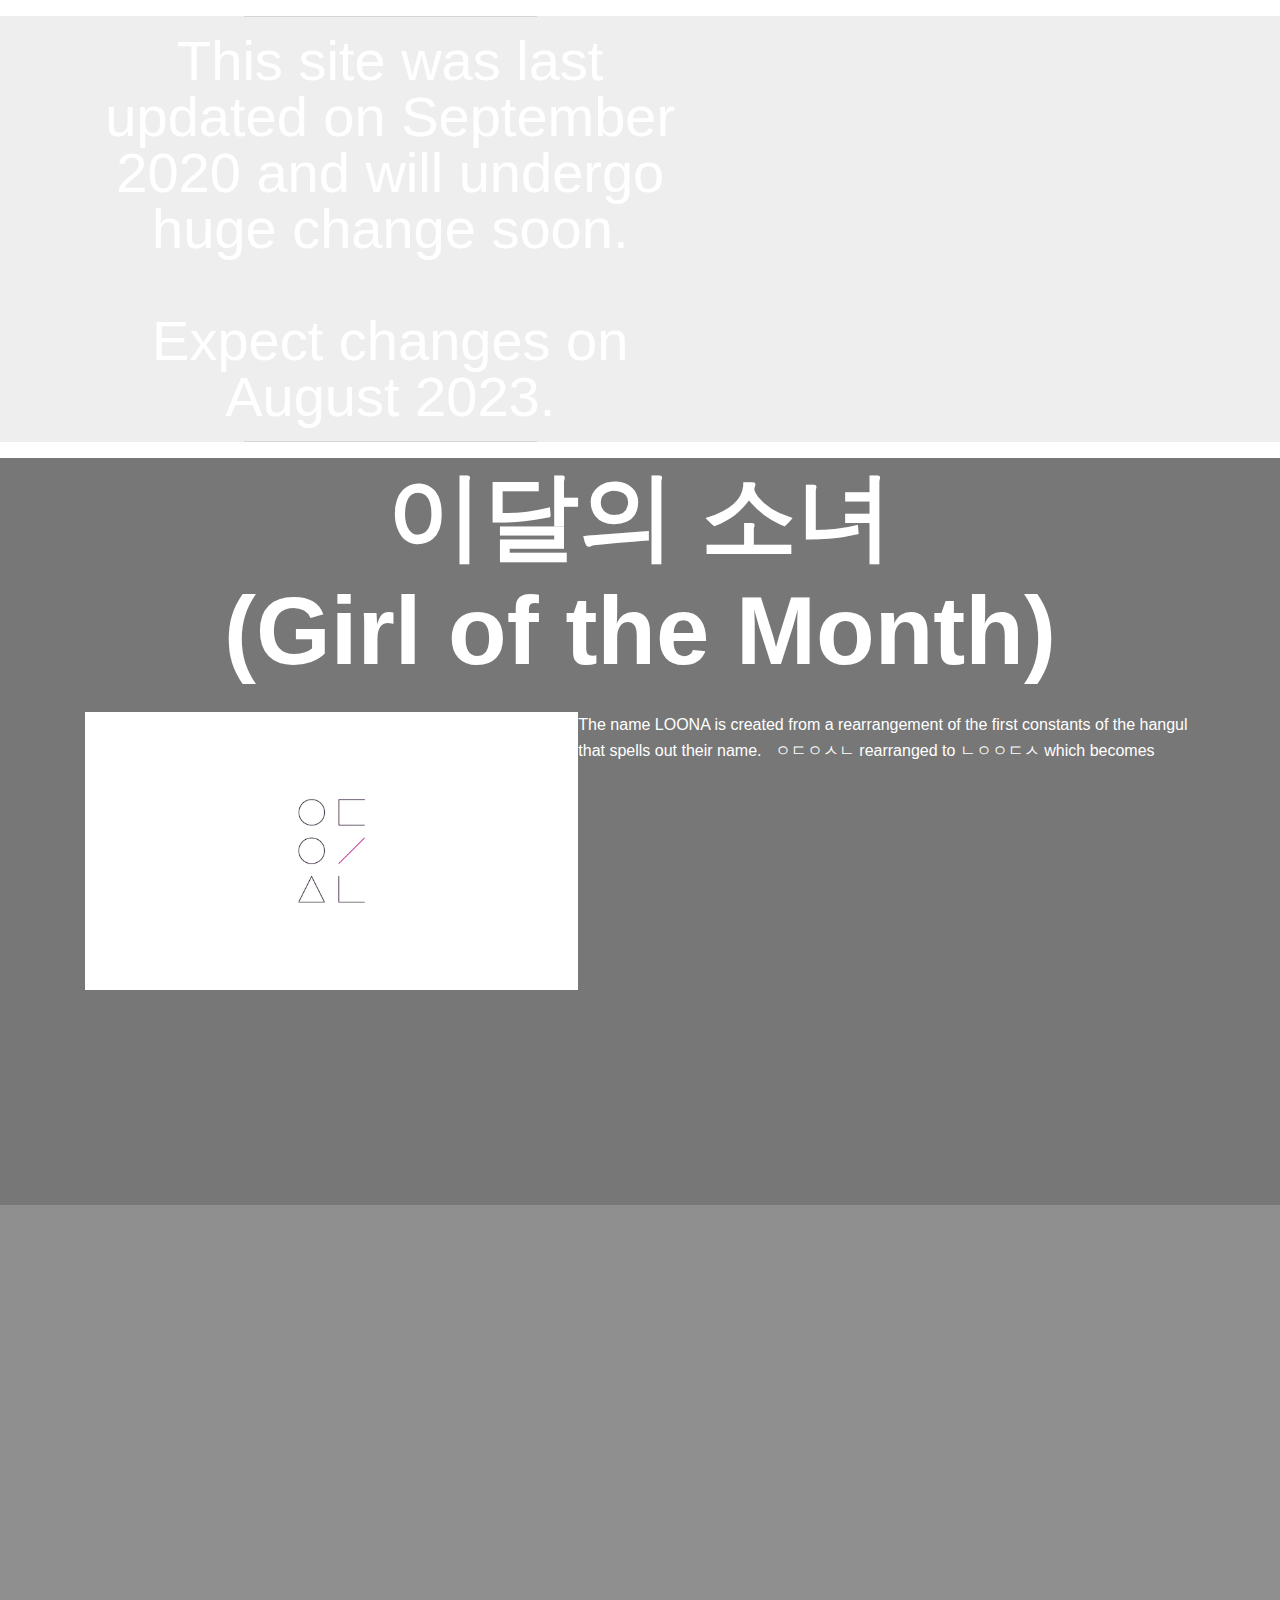
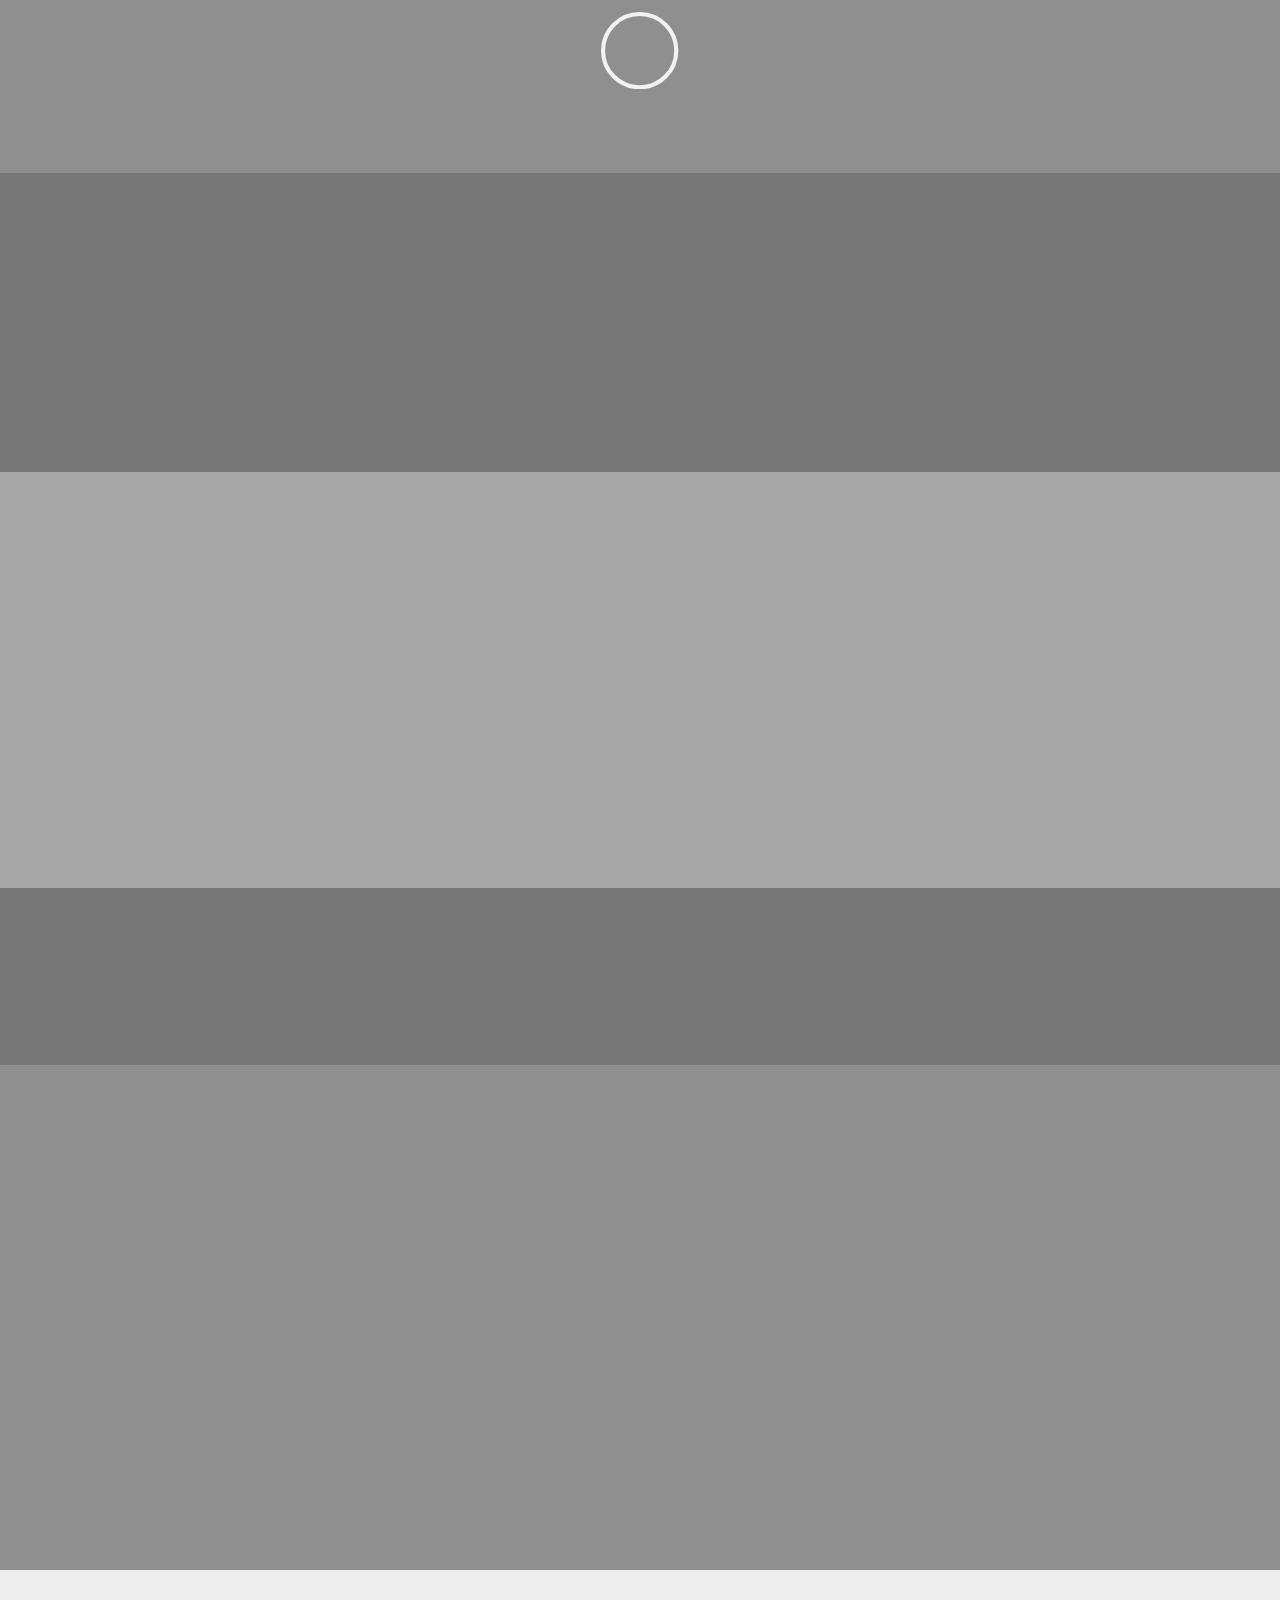
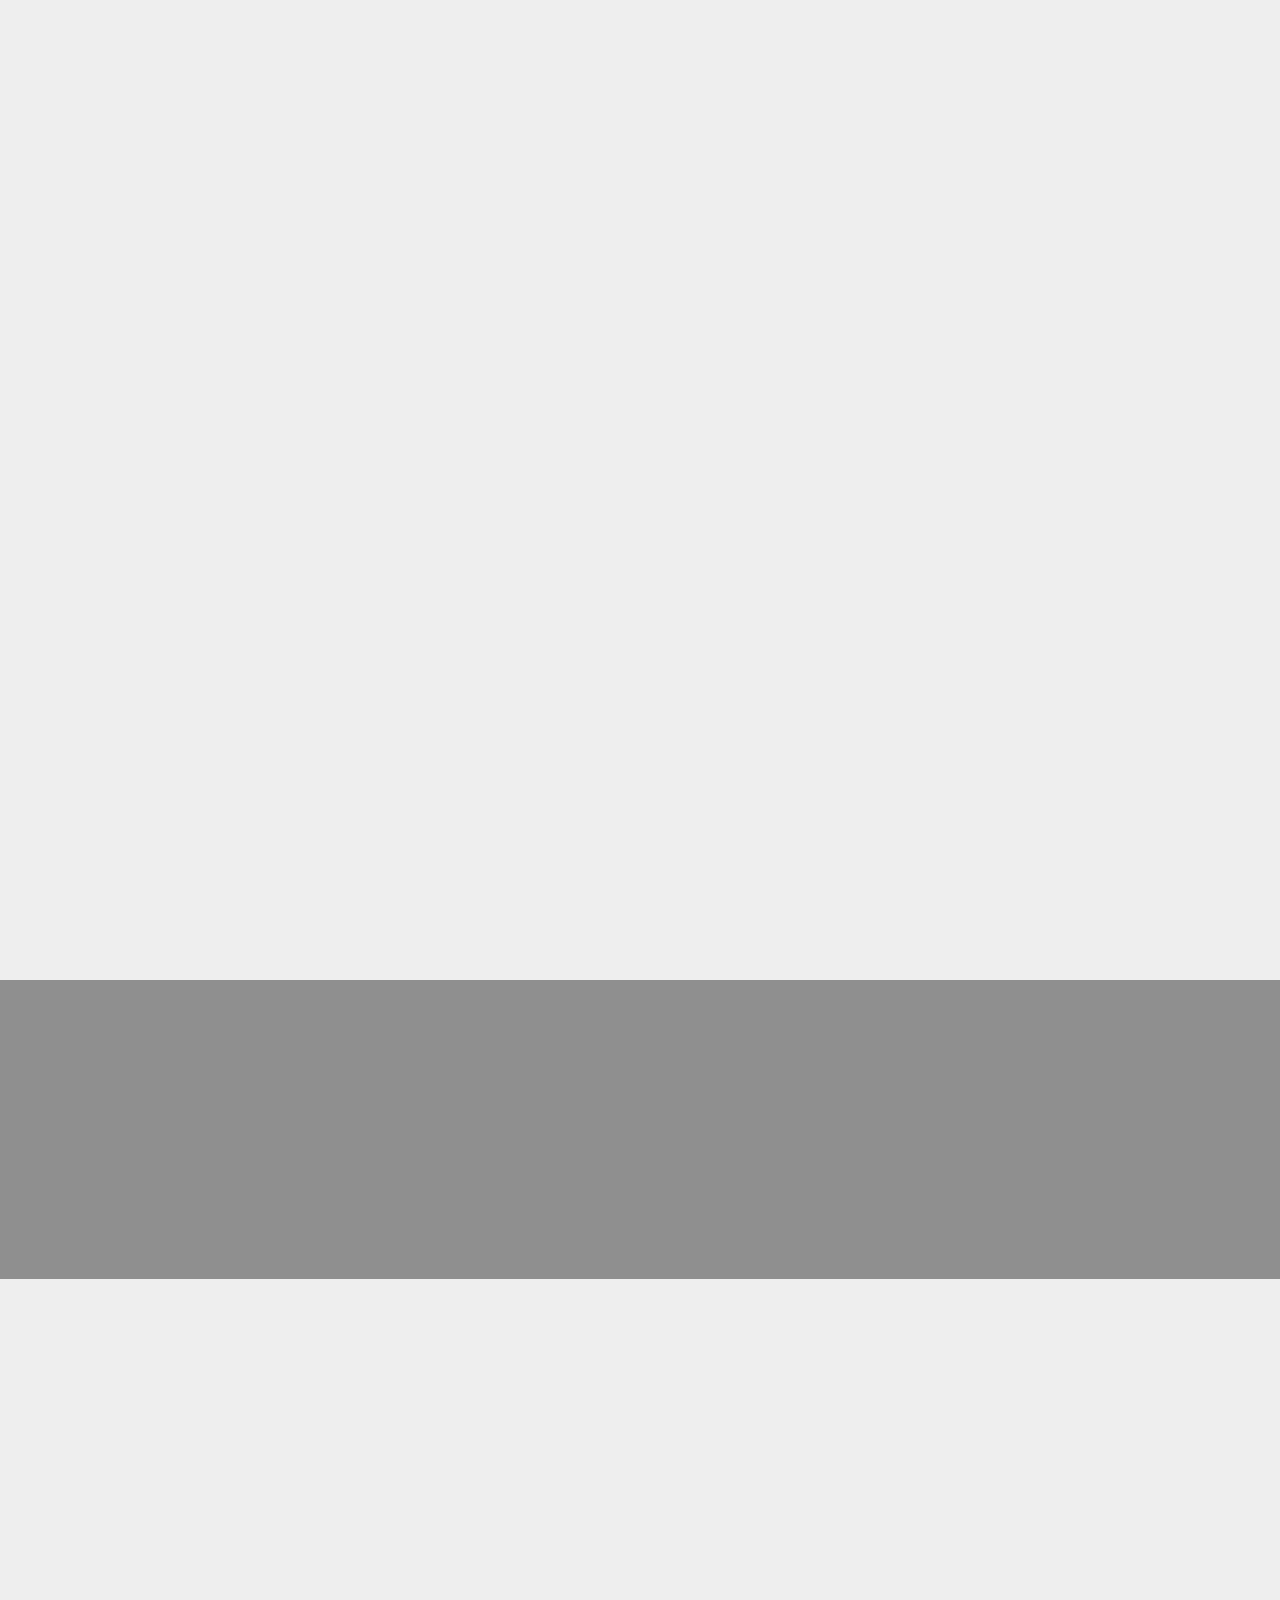
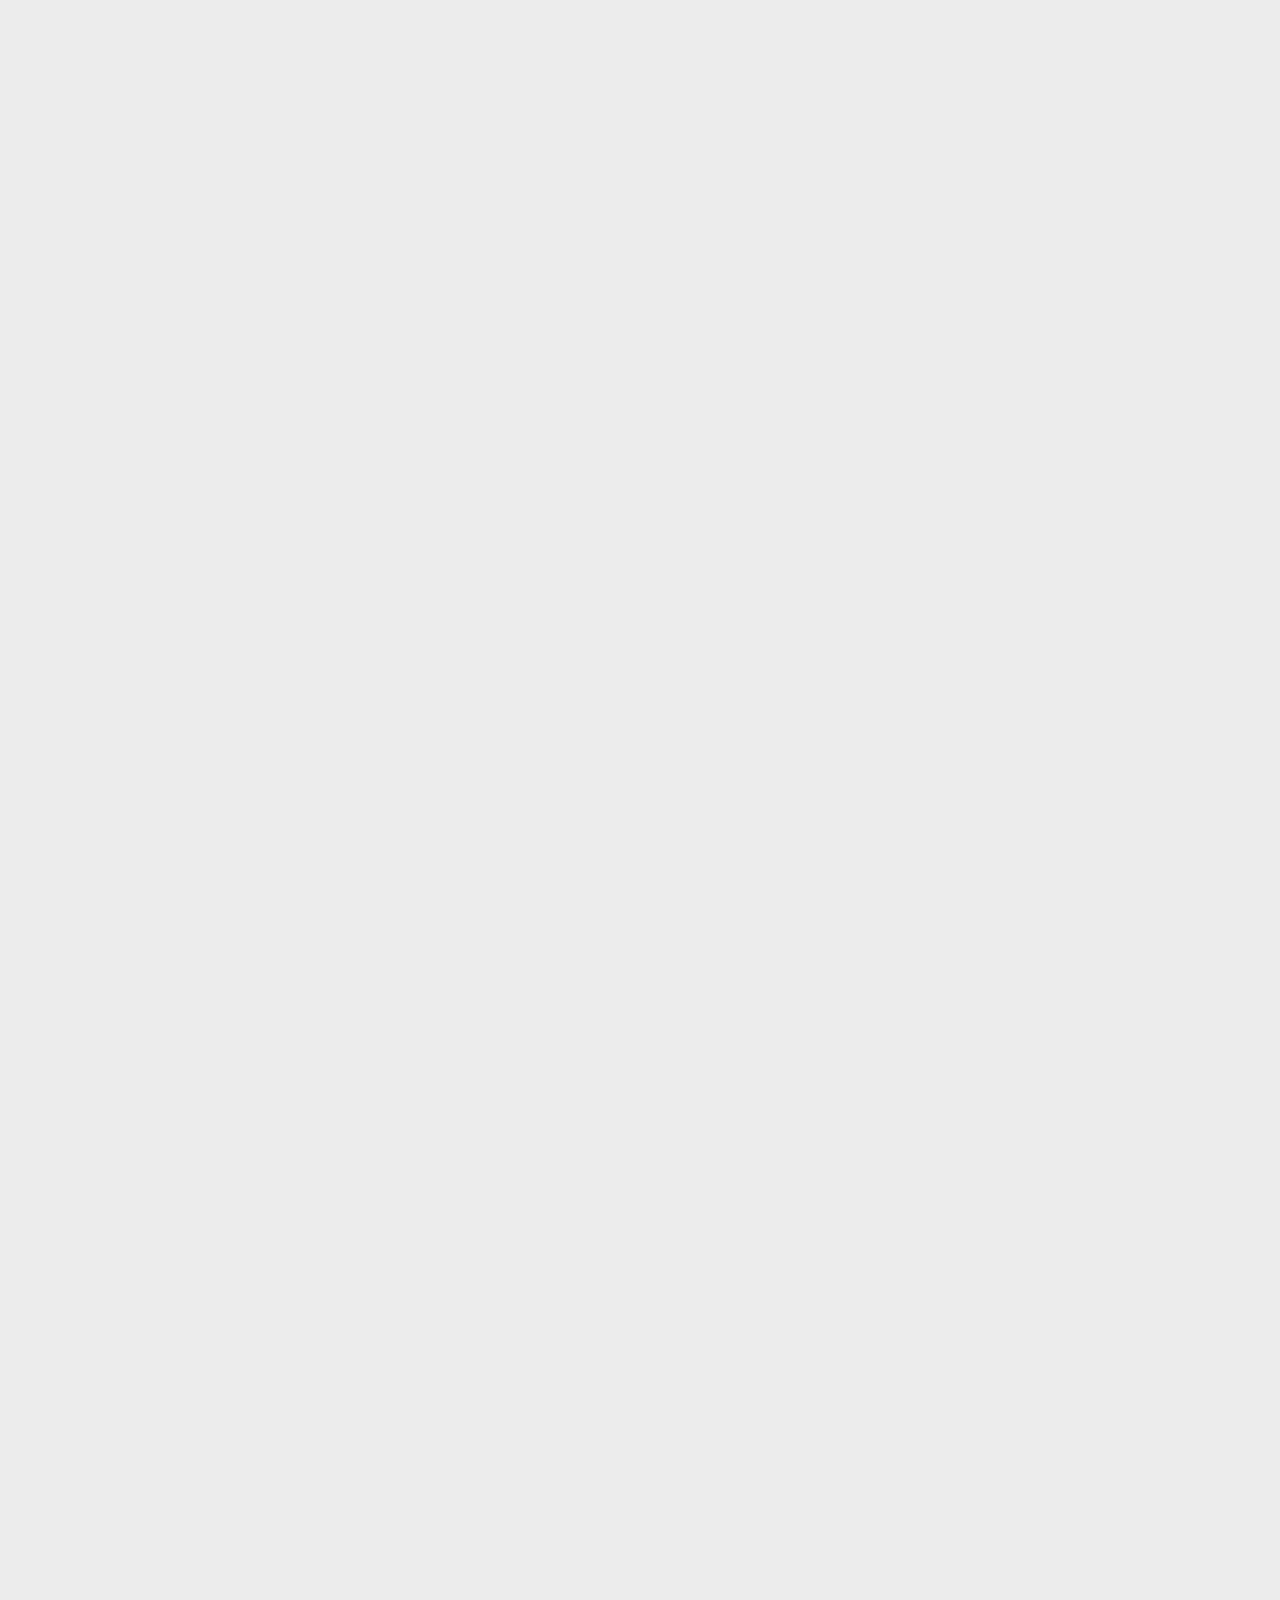
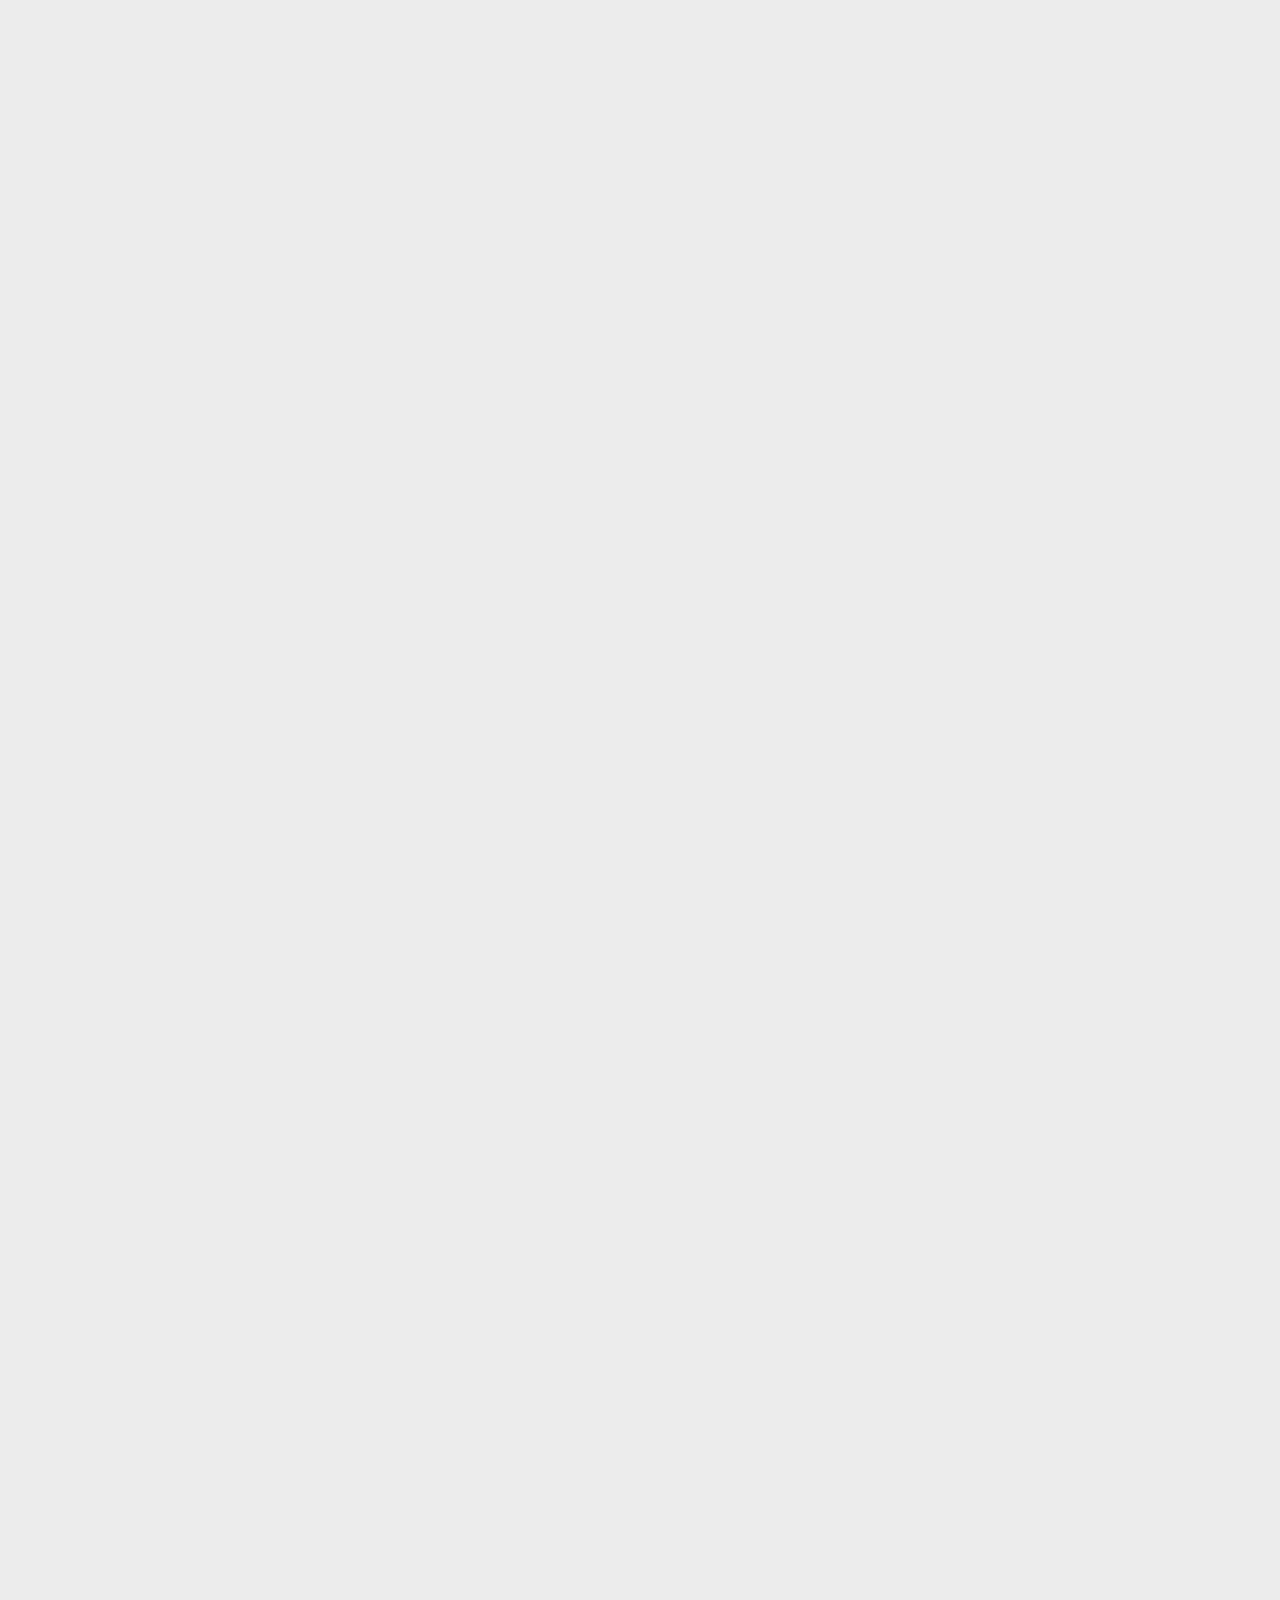
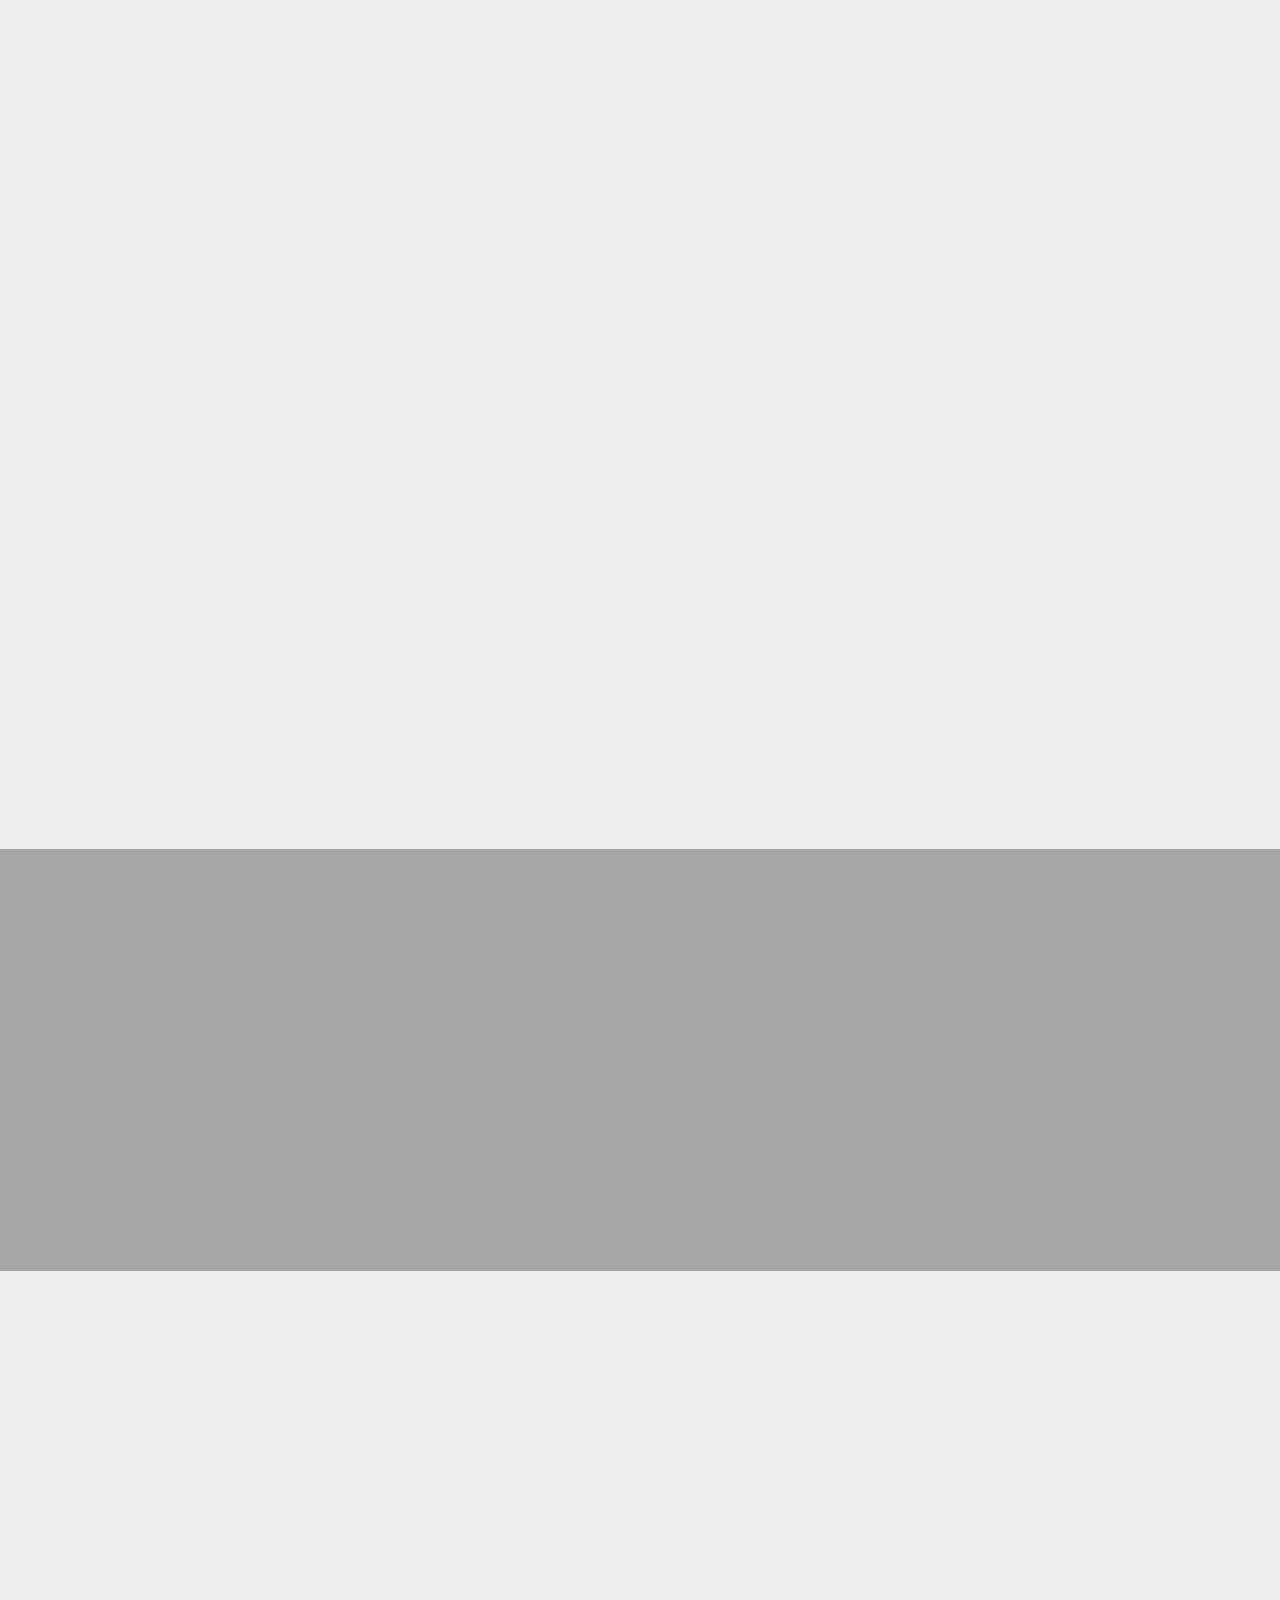
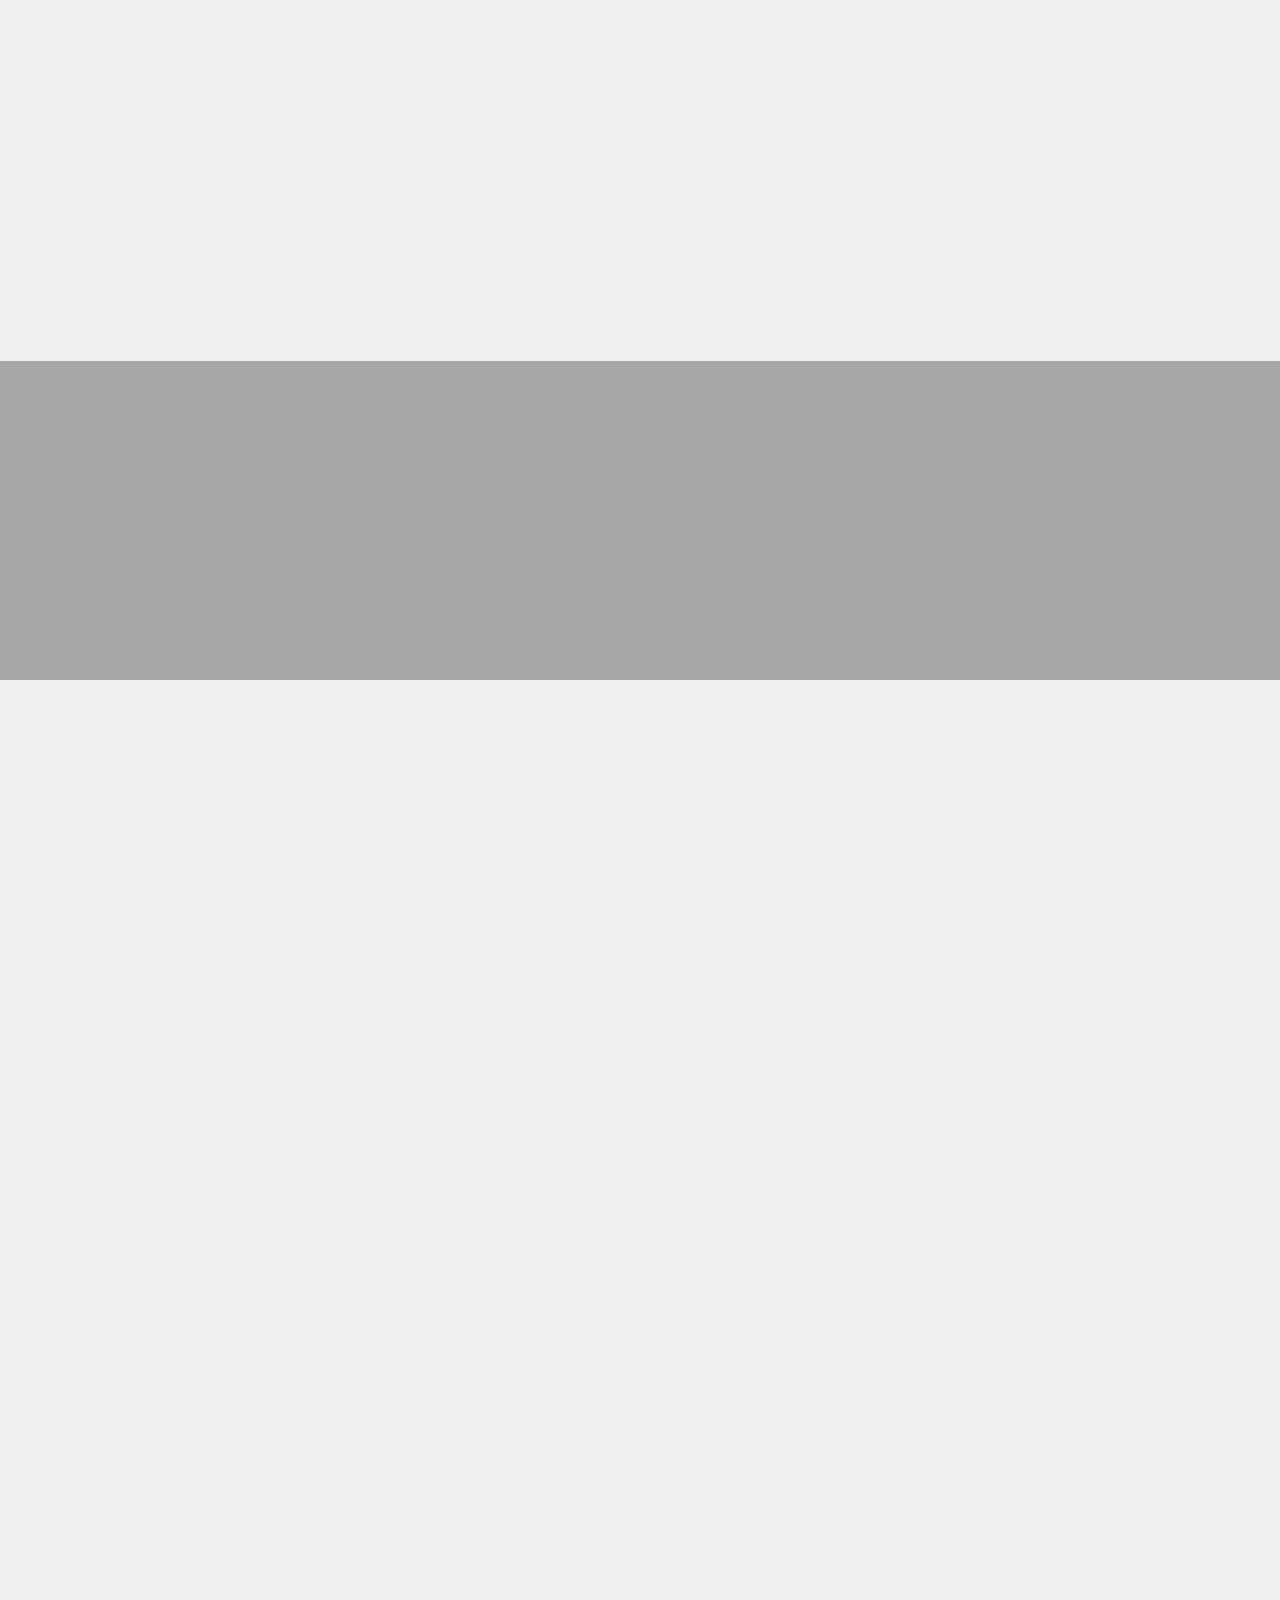
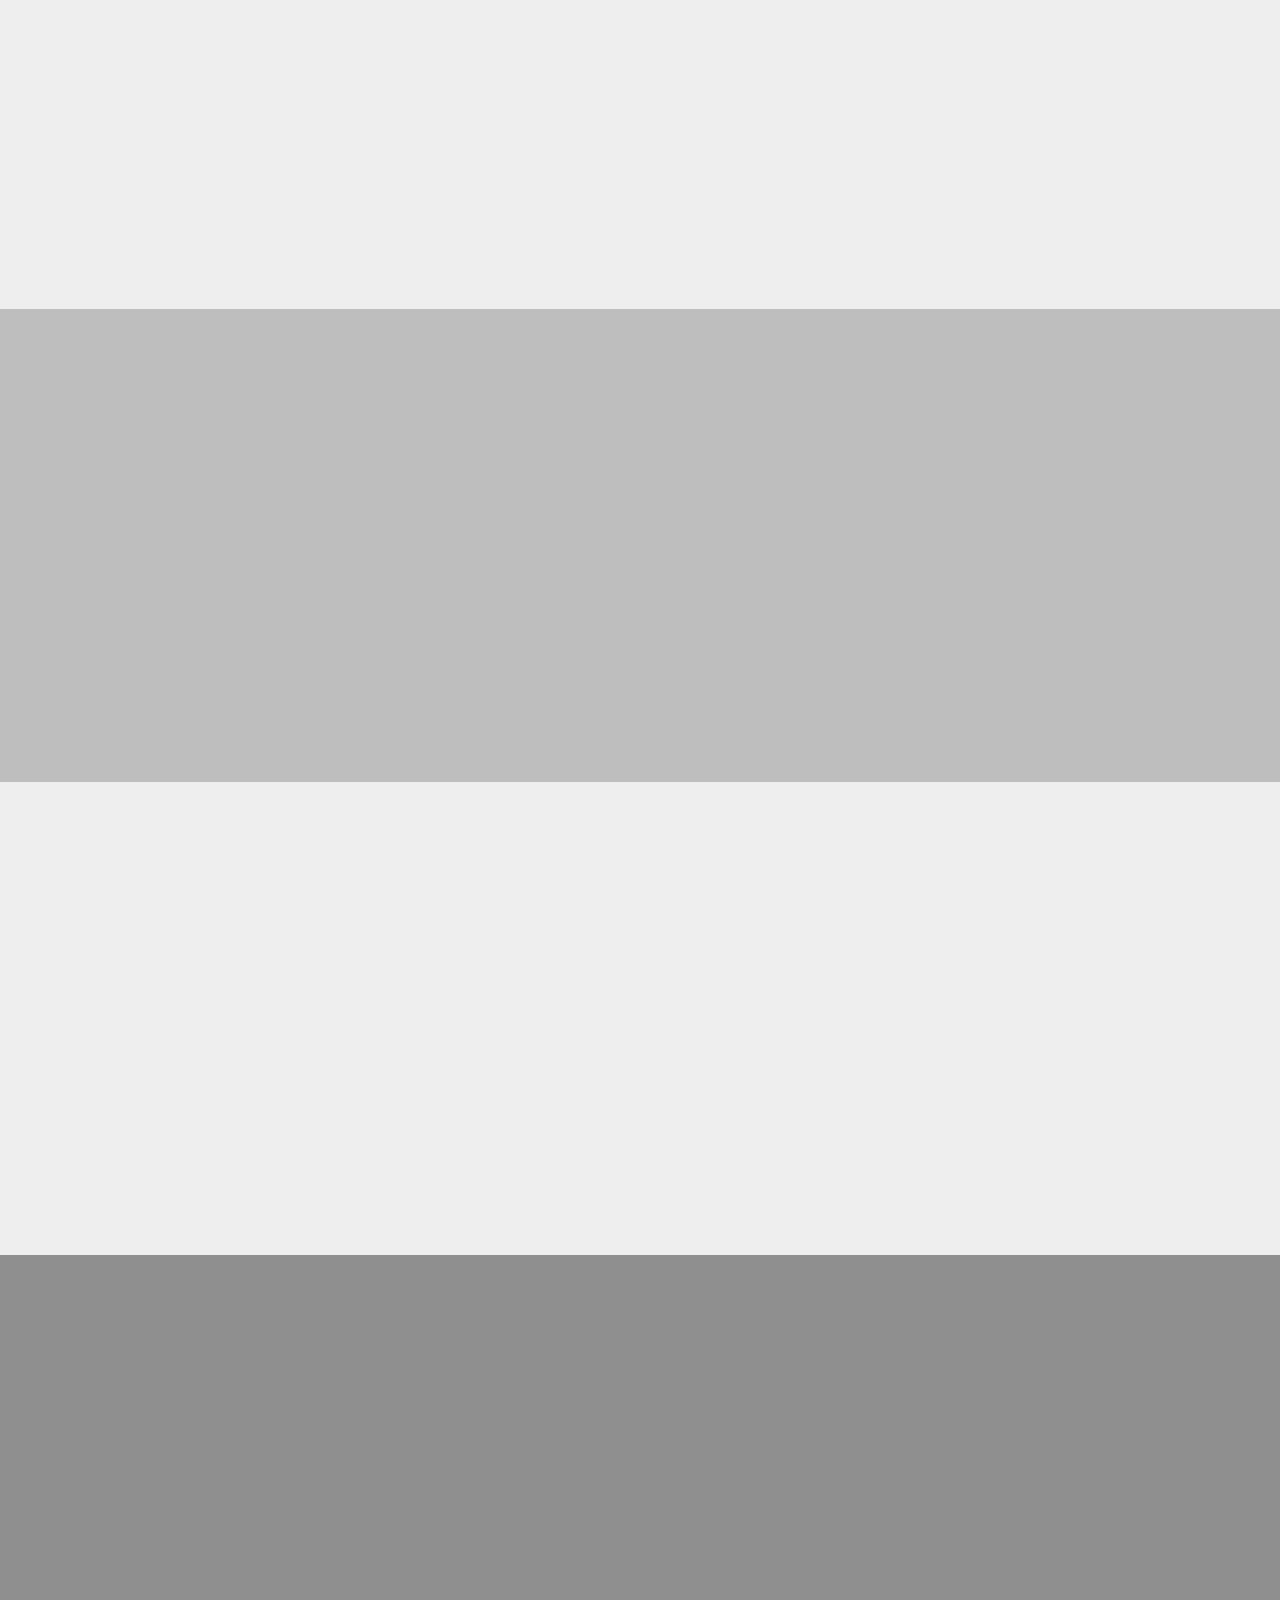
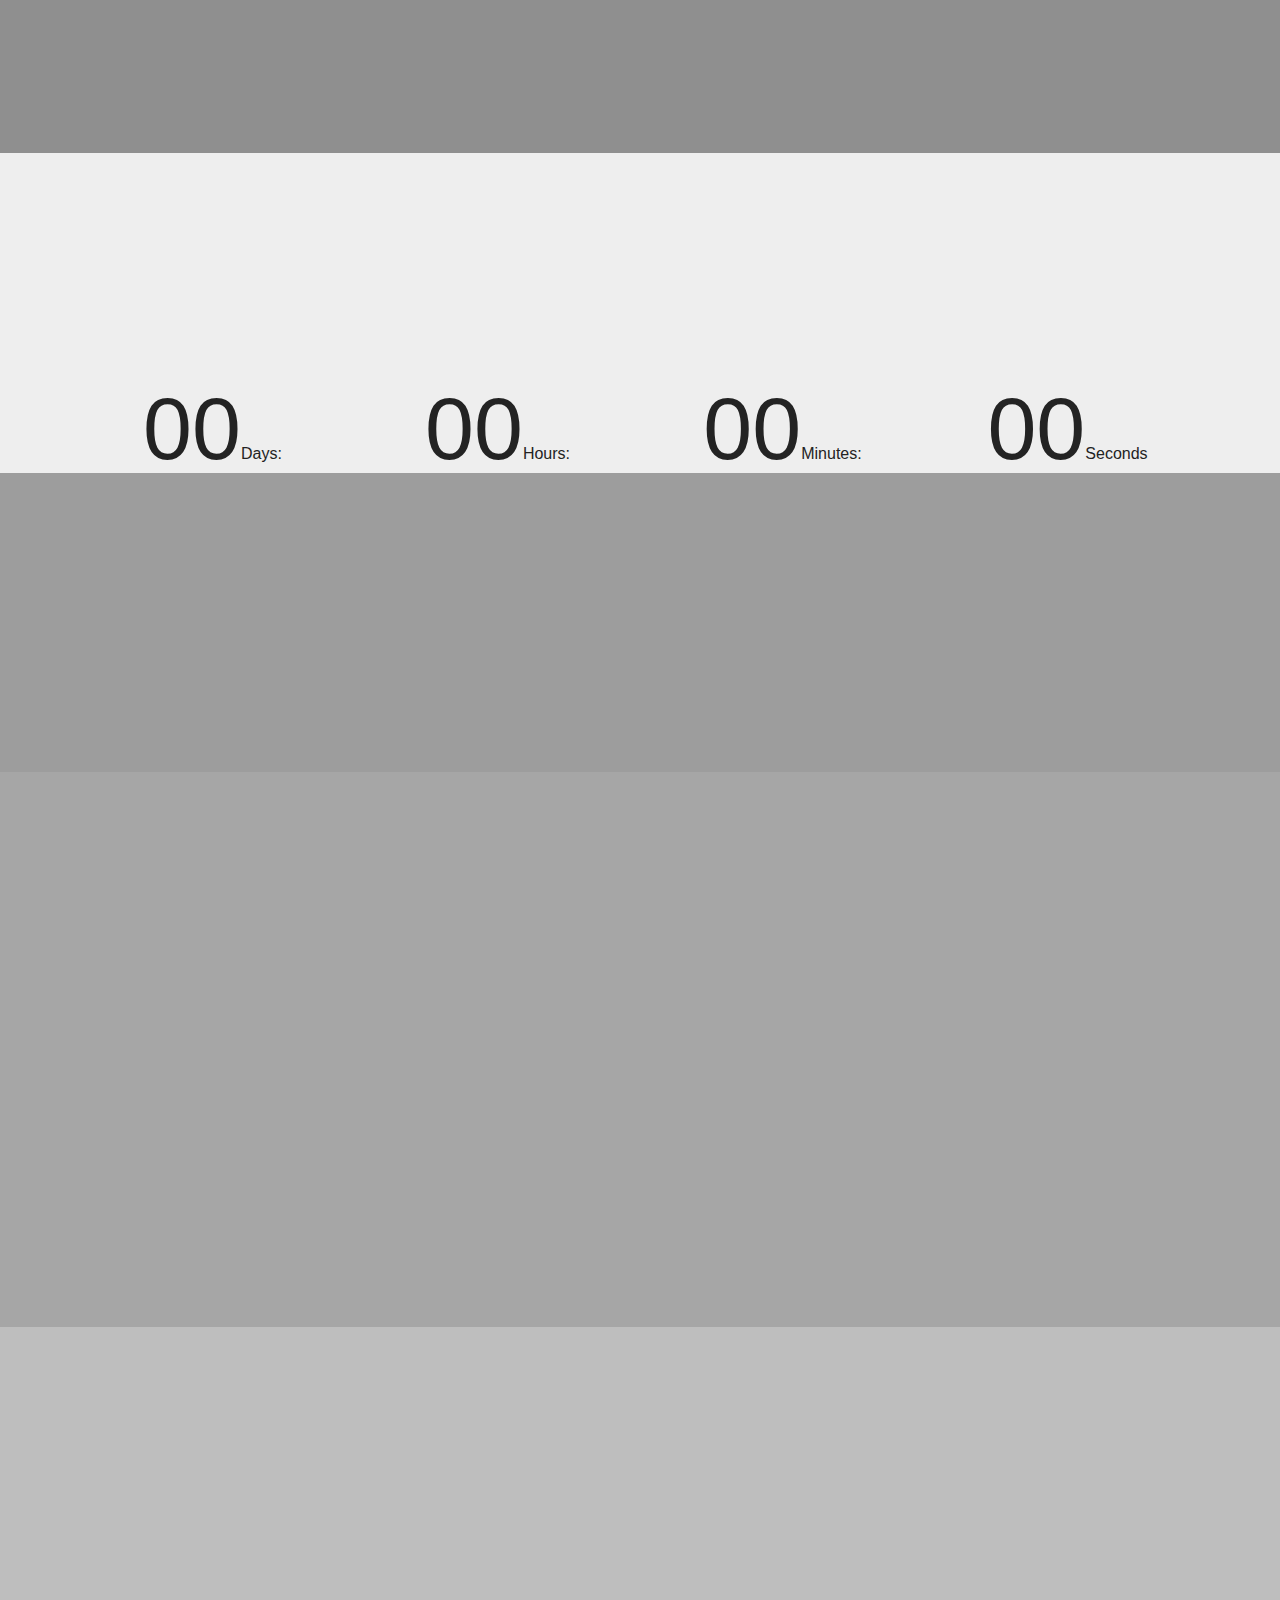
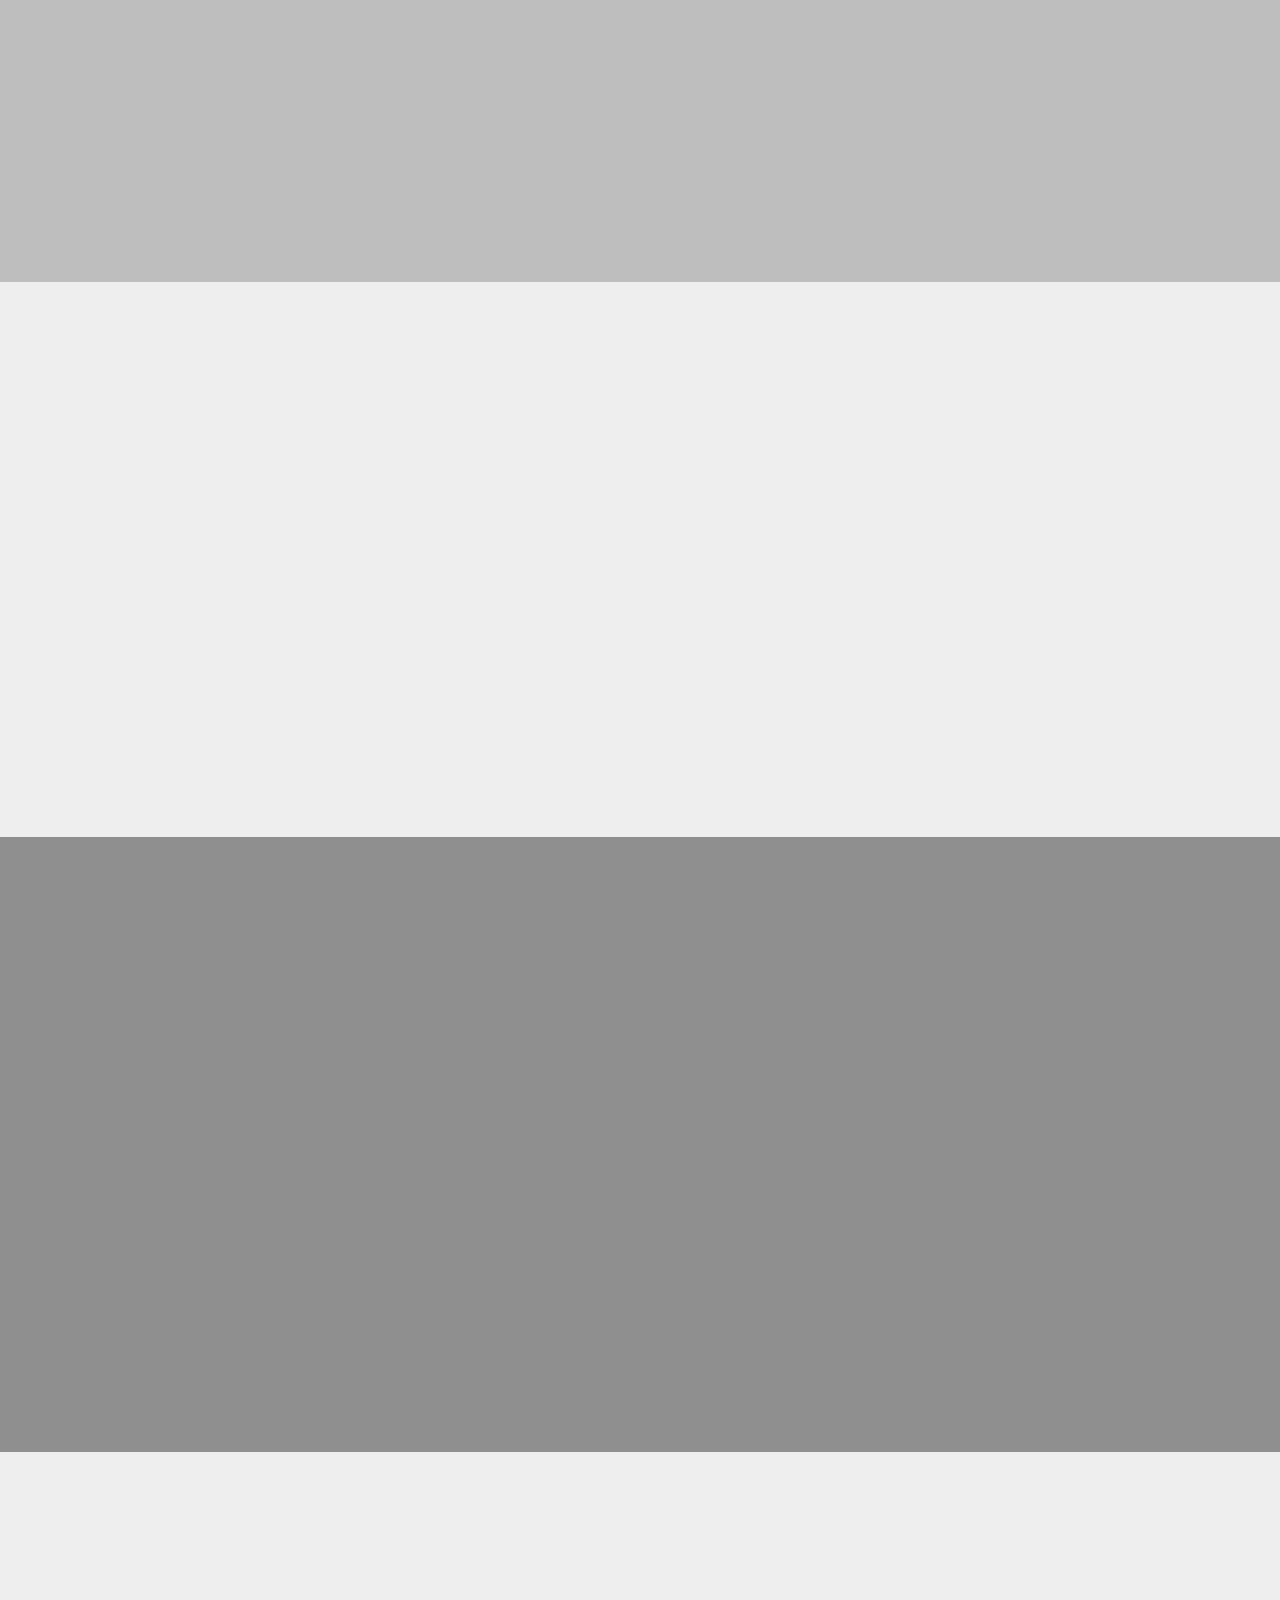
<file: meetloona.html>
<!DOCTYPE html>
<html  >
<head>
  <!-- Site made with Mobirise Website Builder v5.7.4, https://mobirise.com -->
  <meta charset="UTF-8">
  <meta http-equiv="X-UA-Compatible" content="IE=edge">
  <meta name="generator" content="Mobirise v5.7.4, mobirise.com">
  <meta name="viewport" content="width=device-width, initial-scale=1, minimum-scale=1">
  <link rel="shortcut icon" href="assets/images/loona-logo-128x128.png" type="image/x-icon">
  <meta name="description" content="">
  
  
  <title>Discover LOOΠΔ</title>
  <link rel="stylesheet" href="assets/web/assets/mobirise-icons/mobirise-icons.css">
  <link rel="stylesheet" href="assets/bootstrap/css/bootstrap.min.css">
  <link rel="stylesheet" href="assets/bootstrap/css/bootstrap-grid.min.css">
  <link rel="stylesheet" href="assets/bootstrap/css/bootstrap-reboot.min.css">
  <link rel="stylesheet" href="assets/tether/tether.min.css">
  <link rel="stylesheet" href="assets/animatecss/animate.min.css">
  <link rel="stylesheet" href="assets/as-pie-progress/css/progress.min.css">
  <link rel="stylesheet" href="assets/socicon/css/styles.css">
  <link rel="stylesheet" href="assets/theme/css/style.css">
  <link rel="preload" href="https://fonts.googleapis.com/css?family=Raleway:100,100i,200,200i,300,300i,400,400i,500,500i,600,600i,700,700i,800,800i,900,900i&display=swap" as="style" onload="this.onload=null;this.rel='stylesheet'">
  <noscript><link rel="stylesheet" href="https://fonts.googleapis.com/css?family=Raleway:100,100i,200,200i,300,300i,400,400i,500,500i,600,600i,700,700i,800,800i,900,900i&display=swap"></noscript>
  <link rel="preload" href="https://fonts.googleapis.com/css?family=Quicksand:300,400,500,600,700&display=swap" as="style" onload="this.onload=null;this.rel='stylesheet'">
  <noscript><link rel="stylesheet" href="https://fonts.googleapis.com/css?family=Quicksand:300,400,500,600,700&display=swap"></noscript>
  <link rel="preload" href="https://fonts.googleapis.com/css?family=Rubik:300,400,500,600,700,800,900,300i,400i,500i,600i,700i,800i,900i&display=swap" as="style" onload="this.onload=null;this.rel='stylesheet'">
  <noscript><link rel="stylesheet" href="https://fonts.googleapis.com/css?family=Rubik:300,400,500,600,700,800,900,300i,400i,500i,600i,700i,800i,900i&display=swap"></noscript>
  <link rel="preload" as="style" href="assets/mobirise/css/mbr-additional.css"><link rel="stylesheet" href="assets/mobirise/css/mbr-additional.css" type="text/css">

  
  
  
</head>
<body>
  
  <section class="mbr-section article content10 cid-tz9JaF6dLJ" id="content10-2w">
    
     

    <div class="container">
        <div class="inner-container" style="width: 55%;">
            <hr class="line" style="width: 48%;">
            <div class="section-text align-center mbr-white mbr-fonts-style display-4">This site was last updated on September 2020 and will undergo huge change soon.<br><br>Expect changes on August 2023.</div>
            <hr class="line" style="width: 48%;">
        </div>
    </div>
</section>

<section class="header1 cid-s4PilOAnz7 mbr-parallax-background" id="header1-4">

    

    <div class="mbr-overlay" style="opacity: 0.5; background-color: rgb(0, 0, 0);">
    </div>

    <div class="container">
        <div class="row justify-content-md-center">
            <div class="mbr-white col-md-10">
                <h1 class="mbr-section-title align-center mbr-bold pb-3 mbr-fonts-style display-1">이달의 소녀<br>(Girl of the Month)</h1>
                
                
                
            </div>
        </div>
    </div>

</section>

<section class="header3 cid-s69JDYSubM mbr-parallax-background" id="header3-n">

    

    <div class="mbr-overlay" style="opacity: 0.5; background-color: rgb(0, 0, 0);">
    </div>

    <div class="container">
        <div class="media-container-row">
            <div class="mbr-figure" style="width: 80%;">
                <img src="assets/images/loona-intro-gif-2.gif" alt="Mobirise" title="">
            </div>

            <div class="media-content">
                
                
                <div class="mbr-section-text mbr-white pb-3 ">
                    <p class="mbr-text mbr-fonts-style display-5">
                        The name LOONA is created from a rearrangement of the first constants of the hangul that spells out their name. &nbsp; ㅇㄷㅇㅅㄴ rearranged to ㄴㅇㅇㄷㅅ which becomes</p>
                </div>
                
            </div>
        </div>
    </div>

</section>

<section class="features11 cid-s5A98hufTg" id="features11-i">

    

    <div class="mbr-overlay" style="opacity: 0.5; background-color: rgb(0, 0, 0);">
    </div>

    <div class="container">   
        <div class="col-md-12">
            <div class="media-container-row">
                <div class="mbr-figure" style="width: 50%;">
                    <img src="assets/images/butterfly-group-teaser-952x635.jpg" alt="Mobirise" title="">
                </div>
                <div class=" align-left aside-content">
                    
                    <div class="mbr-section-text">
                        <p class="mbr-text mb-5 pt-3 mbr-light mbr-fonts-style display-5">LOONA, a 12 member girl group formed by Blockberry Creative. Each member was revealed one by one, which corresponds to their Korean name,&nbsp;이달의 소녀 (Girl of the Month).</p>
                    </div>

                    
                </div>
            </div>
        </div> 
    </div>          
</section>

<section class="progress-bars3 cid-scWdVU7yHT" id="progress-bars3-2o">
 
     

    <div class="mbr-overlay" style="opacity: 0.4; background-color: rgb(0, 0, 0);">
    </div>
    
    <div class="container">
        <h2 class="mbr-section-title pb-3 align-center mbr-fonts-style display-1">
            DEBUT PROJECT</h2>

        <h3 class="mbr-section-subtitle mbr-fonts-style display-5"><p>
            Its a reverse engineered kpop debut that took 2 years to accomplish. Each girl will have individual releases (solo debut) and also sub-units before they eventually debut as a 12 member girl group. This project costs about 9.9 billion won (9 million USD) surpassing the most expensive debut which is TWICE with 500 million won (450 thousand USD) debut cost.<span style="font-size: 2rem;">&nbsp;</span></p></h3>
    
        <div class="media-container-row pt-5 mt-2">
            <div class="card p-3 align-center">
                <div class="wrap">
                    <div class="pie_progress progress1" role="progressbar" data-goal="6">
                        <p class="pie_progress__number mbr-fonts-style display-5">5%</p>
                    </div>
                </div> 
                <div class="mbr-crt-title pt-3">
                    <h4 class="card-title py-2 mbr-fonts-style display-5">
                        TWICE</h4>
                </div>                 
            </div>

            

            

            

            

            
        </div>
</div></section>

<section class="mbr-section content5 cid-s69EvLe40e mbr-parallax-background" id="content5-l">

    

    <div class="mbr-overlay" style="opacity: 0.5; background-color: rgb(0, 0, 0);">
    </div>

    <div class="container">
        <div class="media-container-row">
            <div class="title col-12 col-md-8">
                <h2 class="align-center mbr-bold mbr-white pb-3 mbr-fonts-style display-1">
                    LOONA'S NAME&nbsp;<br></h2>
                
                <p class="mbr-text align-center mbr-white pb-3 mbr-fonts-style display-7">perfect amazing incredible gorgeous stunning spectacular splendid show stopper brilliant talent mind blowing breathtaking totally unique never been done before<br></p>
                
            </div>
        </div>
    </div>
</section>

<section class="features12 cid-s6whRaaCjR" id="features12-p">
    
    

    <div class="mbr-overlay" style="opacity: 0.3; background-color: rgb(0, 0, 0);">
    </div>

    <div class="container">
        
        <h3 class="mbr-section-subtitle pb-3 mbr-fonts-style display-5">This, is a Mobius Strip. It plays a huge part in the lore and the name, LOONA.</h3>

        <div class="media-container-row pt-5">
            <div class="block-content align-right">
                <div class="card pl-3 pr-3 pb-5">
                    <div class="mbr-card-img-title">
                        
                        <div class="mbr-crt-title">
                            
                        </div>
                    </div>                

                    <div class="card-box">
                        <p class="mbr-text mbr-section-text mbr-fonts-style display-7">
                            LOONA sounds like LUNA right? as we all know, luna is used as another term for moon in a lot of countries.&nbsp;</p>
                    </div>
                </div>

                <div class="card pl-3 pr-3 pb-5">
                    <div class="mbr-card-img-title">
                        
                        <div class="mbr-crt-title">
                            
                        </div>
                    </div>
                    <div class="card-box">
                        <p class="mbr-text mbr-section-text mbr-fonts-style display-7">
                            <br>Moon is a major theme in loona's concept, lore, mvs and lyrics .It actually fits their name because loona's lore is full of foreign languages.
                        </p>
                    </div>
                </div>
            </div>

            <div class="mbr-figure" style="width: 44%;">
                <img src="assets/images/mobius-strip.gif" alt="Mobirise" title="">
            </div>

            <div class="block-content align-left  ">
                <div class="card pl-3 pr-3 pb-5">
                    <div class="mbr-card-img-title">
                        
                        <div class="mbr-crt-title">
                            
                        </div>
                    </div>                

                    <div class="card-box">
                        <p class="mbr-text mbr-section-text mbr-fonts-style display-7">
                            So why did they make it LOOΠΔ rather than just LOONA? Check the Greek Alphabet and find the letters Π and Δ. It represents P and D.</p>
                    </div>
                </div>

                <div class="card pl-3 pr-3 pb-5">
                    <div class="mbr-card-img-title">
                        
                        <div class="mbr-crt-title">
                            
                        </div>
                    </div>
                    <div class="card-box">
                        <p class="mbr-text mbr-section-text mbr-fonts-style display-7">
                            LOOPD? Yes, read it as LOOPED. We have here a mobius strip. Mobius Strip is known as a one sided surface and a never ending strip. Loona's lore is a loop, LOOΠΔ are looped. 
                        </p>
                    </div>
                </div>
            </div>
        </div>
    </div>
</section>

<section class="mbr-section content5 cid-s6qXXv0fda mbr-parallax-background" id="content5-o">

    

    <div class="mbr-overlay" style="opacity: 0.5; background-color: rgb(0, 0, 0);">
    </div>

    <div class="container">
        <div class="media-container-row">
            <div class="title col-12 col-md-8">
                <h2 class="align-center mbr-bold mbr-white pb-3 mbr-fonts-style display-1">MEMBERS</h2>
                
                <p class="mbr-text align-center mbr-white pb-3 mbr-fonts-style display-7">
                    starting from the 1st girl of the month to 12th girl of the month</p>
                
            </div>
        </div>
    </div>
</section>

<section class="features17 cid-s4PGHndb2k" id="features17-d">
    
    

    <div class="mbr-overlay" style="opacity: 0.4; background-color: rgb(0, 0, 0);">
    </div>
    <div class="container-fluid">
        <div class="media-container-row">
            <div class="card p-3 col-12 col-md-6 col-lg-3">
                <div class="card-wrapper">
                    <div class="card-img">
                        <a href="members.html#features11-t" target="_blank"><img src="assets/images/butterfly-heejin-teaser-554x831.jpg" alt="" title=""></a>
                    </div>
                    <div class="card-box">
                        <h4 class="card-title pb-3 mbr-fonts-style display-7">
                            HeeJin</h4>
                        
                    </div>
                </div>
            </div>

            <div class="card p-3 col-12 col-md-6 col-lg-3">
                <div class="card-wrapper">
                    <div class="card-img">
                        <a href="members.html#features11-u" target="_blank"><img src="assets/images/butterfly-hyunjin-teaser-554x827.jpg" alt="" title=""></a>
                    </div>
                    <div class="card-box">
                        <h4 class="card-title pb-3 mbr-fonts-style display-7">
                            HyunJin</h4>
                        
                    </div>
                </div>
            </div>

            <div class="card p-3 col-12 col-md-6 col-lg-3">
                <div class="card-wrapper">
                    <div class="card-img">
                        <a href="members.html#features11-v" target="_blank"><img src="assets/images/butterfly-haseul-teaser-554x827.jpg" alt="" title=""></a>
                    </div>
                    <div class="card-box">
                        <h4 class="card-title pb-3 mbr-fonts-style display-7">
                            HaSeul</h4>
                        
                    </div>
                </div>
            </div>

            <div class="card p-3 col-12 col-md-6 col-lg-3">
                <div class="card-wrapper">
                    <div class="card-img">
                        <a href="members.html#features11-w" target="_blank"><img src="assets/images/butterfly-yeojin-teaser-554x831.jpg" alt="" title=""></a>
                    </div>
                    <div class="card-box">
                        <h4 class="card-title pb-3 mbr-fonts-style display-7">
                            YeoJin</h4>
                        
                    </div>
                </div>
            </div>
            
            
        </div>
    </div>
</section>

<section class="features17 cid-s577K2mDQt" id="features17-e">
    
    

    
    <div class="container-fluid">
        <div class="media-container-row">
            <div class="card p-3 col-12 col-md-6 col-lg-3">
                <div class="card-wrapper">
                    <div class="card-img">
                        <a href="members.html#features11-x" target="_blank"><img src="assets/images/butterfly-vivi-teaser-554x831.jpg" alt="" title=""></a>
                    </div>
                    <div class="card-box">
                        <h4 class="card-title pb-3 mbr-fonts-style display-7">
                            ViVi</h4>
                        
                    </div>
                </div>
            </div>

            <div class="card p-3 col-12 col-md-6 col-lg-3">
                <div class="card-wrapper">
                    <div class="card-img">
                        <a href="members.html#features11-y" target="_blank"><img src="assets/images/butterfly-kim-lip-teaser-554x831.jpg" alt="" title=""></a>
                    </div>
                    <div class="card-box">
                        <h4 class="card-title pb-3 mbr-fonts-style display-7">
                            Kim Lip</h4>
                        
                    </div>
                </div>
            </div>

            <div class="card p-3 col-12 col-md-6 col-lg-3">
                <div class="card-wrapper">
                    <div class="card-img">
                        <a href="members.html#features11-z" target="_blank"><img src="assets/images/butterfly-jinsoul-teaser-554x831.jpg" alt="" title=""></a>
                    </div>
                    <div class="card-box">
                        <h4 class="card-title pb-3 mbr-fonts-style display-7">
                            JinSoul</h4>
                        
                    </div>
                </div>
            </div>

            <div class="card p-3 col-12 col-md-6 col-lg-3">
                <div class="card-wrapper">
                    <div class="card-img">
                        <a href="members.html#features11-10" target="_blank"><img src="assets/images/butterfly-choerry-teaser-554x827.jpg" alt="" title=""></a>
                    </div>
                    <div class="card-box">
                        <h4 class="card-title pb-3 mbr-fonts-style display-7">
                            Choerry</h4>
                        
                    </div>
                </div>
            </div>
            
            
        </div>
    </div>
</section>

<section class="features17 cid-s578UGebue" id="features17-f">
    
    

    
    <div class="container-fluid">
        <div class="media-container-row">
            <div class="card p-3 col-12 col-md-6 col-lg-3">
                <div class="card-wrapper">
                    <div class="card-img">
                        <a href="members.html#features11-11" target="_blank"><img src="assets/images/butterfly-yves-teaser-554x831.jpg" alt="" title=""></a>
                    </div>
                    <div class="card-box">
                        <h4 class="card-title pb-3 mbr-fonts-style display-7">Yves</h4>
                        
                    </div>
                </div>
            </div>

            <div class="card p-3 col-12 col-md-6 col-lg-3">
                <div class="card-wrapper">
                    <div class="card-img">
                        <a href="members.html#features11-12" target="_blank"><img src="assets/images/butterfly-chuu-teaser-554x827.jpg" alt="Mobirise" title=""></a>
                    </div>
                    <div class="card-box">
                        <h4 class="card-title pb-3 mbr-fonts-style display-7">
                            Chuu</h4>
                        
                    </div>
                </div>
            </div>

            <div class="card p-3 col-12 col-md-6 col-lg-3">
                <div class="card-wrapper">
                    <div class="card-img">
                        <a href="members.html#features11-13" target="_blank"><img src="assets/images/butterfly-gowon-teaser-554x827.jpg" alt="" title=""></a>
                    </div>
                    <div class="card-box">
                        <h4 class="card-title pb-3 mbr-fonts-style display-7">
                            Go Won</h4>
                        
                    </div>
                </div>
            </div>

            <div class="card p-3 col-12 col-md-6 col-lg-3">
                <div class="card-wrapper">
                    <div class="card-img">
                        <a href="members.html#features11-14" target="_blank"><img src="assets/images/butterfly-olivia-hye-teaser-554x831.jpg" alt="" title=""></a>
                    </div>
                    <div class="card-box">
                        <h4 class="card-title pb-3 mbr-fonts-style display-7">
                            Olivia Hye</h4>
                        
                    </div>
                </div>
            </div>
            
            
        </div>
    </div>
</section>

<section class="mbr-section content5 cid-sa64b3ztRp mbr-parallax-background" id="content5-17">

    

    <div class="mbr-overlay" style="opacity: 0.4; background-color: rgb(0, 0, 0);">
    </div>

    <div class="container">
        <div class="media-container-row">
            <div class="title col-12 col-md-8">
                <h2 class="align-center mbr-bold mbr-white pb-3 mbr-fonts-style display-1">DISCOGRAPHY</h2>
                
                <p class="mbr-text align-center mbr-white pb-3 mbr-fonts-style display-7">entire loona discography of solos, Sub-units, Full group OT12&nbsp;<br>| tracks included | intros included | digital single not included | in order of release |</p>
                
            </div>
        </div>
    </div>
</section>

<section class="header7 cid-sa652cifvJ" id="header7-19">

    

    

    <div class="container">
        <div class="media-container-row">

            <div class="media-content align-right">
                <h1 class="mbr-section-title mbr-white pb-3 mbr-fonts-style display-1">
                    ViViD</h1>
                <div class="mbr-section-text mbr-white pb-3">
                    <p class="mbr-text mbr-fonts-style display-5">Artist: HeeJin<br>Release Date: 2016.10.05<br>Release Type: Single Album<br>Track List: ViViD, ViViD (Acoustic Mix)</p>
                </div>
                <div class="mbr-section-btn"><a class="btn btn-md btn-black display-4" href="https://www.youtube.com/playlist?list=OLAK5uy_k1AfFzF1DyScVMaW8bu3pedR7KkVcNLUI" target="_blank"><span class="socicon socicon-youtube mbr-iconfont mbr-iconfont-btn" style="font-size: 17px;"></span>Youtube Playlist</a>
                        <a class="btn btn-md btn-white-outline display-4" href="https://open.spotify.com/album/4bAHdv04do1PfJcGIjD2cX?si=haVlWgZvQ9uXEWNlwTm1JQ" target="_blank"><span class="socicon socicon-spotify mbr-iconfont mbr-iconfont-btn" style="font-size: 17px;"></span>Spotify</a></div>
            </div>

            <div class="mbr-figure" style="width: 90%;"><iframe class="mbr-embedded-video" src="https://www.youtube.com/embed/-FCYE87P5L0?rel=0&amp;amp;&amp;showinfo=0&amp;autoplay=0&amp;loop=1&amp;playlist=-FCYE87P5L0" width="1280" height="720" frameborder="0" allowfullscreen></iframe></div>

        </div>
    </div>
</section>

<section class="header7 cid-sa6kYwSv6U" id="header7-1d">

    

    

    <div class="container">
        <div class="media-container-row">

            <div class="media-content align-right">
                <h1 class="mbr-section-title mbr-white pb-3 mbr-fonts-style display-1">
                    Around You</h1>
                <div class="mbr-section-text mbr-white pb-3">
                    <p class="mbr-text mbr-fonts-style display-5">
                        Artist: HyunJin<br>Release Date: 2016.11.17<br>Release Type: Single Album<br>Track List:<br>1. Around You<br>2. I'll Be There</p>
                </div>
                <div class="mbr-section-btn"><a class="btn btn-md btn-black display-4" href="https://www.youtube.com/playlist?list=OLAK5uy_mgE4EsetpExBxBW4iq360RSbqTpTXzUAM" target="_blank"><span class="socicon socicon-youtube mbr-iconfont mbr-iconfont-btn" style="font-size: 17px;"></span>Youtube Playlist</a>
                        <a class="btn btn-md btn-white-outline display-4" href="https://open.spotify.com/album/6u4eaDNAoDT7hB2YVFpmvD?si=P9DampAoTlu8doSdc05_pA" target="_blank"><span class="socicon socicon-spotify mbr-iconfont mbr-iconfont-btn" style="font-size: 17px;"></span>Spotify</a></div>
            </div>

            <div class="mbr-figure" style="width: 90%;"><iframe class="mbr-embedded-video" src="https://www.youtube.com/embed/mybsDDymrsc?rel=0&amp;amp;&amp;showinfo=0&amp;autoplay=0&amp;loop=1&amp;playlist=mybsDDymrsc" width="1280" height="720" frameborder="0" allowfullscreen></iframe></div>

        </div>
    </div>
</section>

<section class="header7 cid-sa6m3kvjJJ" id="header7-1e">

    

    

    <div class="container">
        <div class="media-container-row">

            <div class="media-content align-right">
                <h1 class="mbr-section-title mbr-white pb-3 mbr-fonts-style display-1">
                    Let Me In</h1>
                <div class="mbr-section-text mbr-white pb-3">
                    <p class="mbr-text mbr-fonts-style display-5">
                        Artist: Haseul<br>Release Date: 2016.12.16<br>Release Type: Single Album<br>Track List: Let Me In, The Carol</p>
                </div>
                <div class="mbr-section-btn"><a class="btn btn-md btn-black display-4" href="https://www.youtube.com/playlist?list=OLAK5uy_kn-xANASRmR4ZaZ_j2Vf3Jg2MSTVRw5rQ" target="_blank"><span class="socicon socicon-youtube mbr-iconfont mbr-iconfont-btn" style="font-size: 17px;"></span>Youtube Playlist</a>
                        <a class="btn btn-md btn-white-outline display-4" href="https://open.spotify.com/album/5i0Av4RNFxgWGbi6VpeQBP?si=g6APFFLdTSSiVSzX3fhaVA" target="_blank"><span class="socicon socicon-spotify mbr-iconfont mbr-iconfont-btn" style="font-size: 17px;"></span>Spotify</a></div>
            </div>

            <div class="mbr-figure" style="width: 90%;"><iframe class="mbr-embedded-video" src="https://www.youtube.com/embed/6a4BWpBJppI?rel=0&amp;amp;&amp;showinfo=0&amp;autoplay=0&amp;loop=1&amp;playlist=6a4BWpBJppI" width="1280" height="720" frameborder="0" allowfullscreen></iframe></div>

        </div>
    </div>
</section>

<section class="header7 cid-sa6nUSFoOv" id="header7-1f">

    

    

    <div class="container">
        <div class="media-container-row">

            <div class="media-content align-right">
                <h1 class="mbr-section-title mbr-white pb-3 mbr-fonts-style display-1">
                    Kiss Later</h1>
                <div class="mbr-section-text mbr-white pb-3">
                    <p class="mbr-text mbr-fonts-style display-5">
                        Artist: YeoJin<br>Release Date: 2017.01.16<br>Release Type: Single Album<br>Track List:&nbsp;<br>1. Kiss Later<br>2. My Sunday<br>3. My Melody</p>
                </div>
                <div class="mbr-section-btn"><a class="btn btn-md btn-black display-4" href="https://www.youtube.com/playlist?list=OLAK5uy_nx3-4pm9UK3toNvNlkZk4r_rdpv4X6BlU" target="_blank"><span class="socicon socicon-youtube mbr-iconfont mbr-iconfont-btn" style="font-size: 17px;"></span>Youtube Playlist</a>
                        <a class="btn btn-md btn-white-outline display-4" href="https://open.spotify.com/album/7j4J6jWNmKjzpiWxPEdEcS?si=_C5wqChBSKSZDNRMXpndiQ" target="_blank"><span class="socicon socicon-spotify mbr-iconfont mbr-iconfont-btn" style="font-size: 17px;"></span>Spotify</a></div>
            </div>

            <div class="mbr-figure" style="width: 90%;"><iframe class="mbr-embedded-video" src="https://www.youtube.com/embed/thpTOAS1Vgg?rel=0&amp;amp;&amp;showinfo=0&amp;autoplay=0&amp;loop=1&amp;playlist=thpTOAS1Vgg" width="1280" height="720" frameborder="0" allowfullscreen></iframe></div>

        </div>
    </div>
</section>

<section class="header7 cid-sa6qeoWVZX" id="header7-1g">

    

    

    <div class="container">
        <div class="media-container-row">

            <div class="media-content align-right">
                <h1 class="mbr-section-title mbr-white pb-3 mbr-fonts-style display-1">
                    Love &amp; Live</h1>
                <div class="mbr-section-text mbr-white pb-3">
                    <p class="mbr-text mbr-fonts-style display-5">
                        Artist: LOONA 1/3<br>Release Date: 2017.03.17<br>Release Type: Mini Album<br>Track List:<br>1. Into the New Heart (Intro)<br>2. Love &amp; Live<br>3. You and Me Together<br>4. Fairy Tale<br>5. Valentine Girl<br></p>
                </div>
                <div class="mbr-section-btn"><a class="btn btn-md btn-black display-4" href="https://music.youtube.com/playlist?list=OLAK5uy_m9fsSHeQndp11z_h3v7557Rrr9LhN2dp4" target="_blank"><span class="socicon socicon-youtube mbr-iconfont mbr-iconfont-btn" style="font-size: 17px;"></span>Youtube Playlist</a>
                        <a class="btn btn-md btn-white-outline display-4" href="https://open.spotify.com/album/24xMv1Q8SdNoCrKoKUPQJD?si=NCQTk37xShCaORAo9QyHww" target="_blank"><span class="socicon socicon-spotify mbr-iconfont mbr-iconfont-btn" style="font-size: 17px;"></span>Spotify</a></div>
            </div>

            <div class="mbr-figure" style="width: 90%;"><iframe class="mbr-embedded-video" src="https://www.youtube.com/embed/4K4b9Z9lSwc?rel=0&amp;amp;&amp;showinfo=0&amp;autoplay=0&amp;loop=1&amp;playlist=4K4b9Z9lSwc" width="1280" height="720" frameborder="0" allowfullscreen></iframe></div>

        </div>
    </div>
</section>

<section class="header7 cid-sa6u6heGsT" id="header7-1h">

    

    

    <div class="container">
        <div class="media-container-row">

            <div class="media-content align-right">
                <h1 class="mbr-section-title mbr-white pb-3 mbr-fonts-style display-1">
                    Everyday I Love You</h1>
                <div class="mbr-section-text mbr-white pb-3">
                    <p class="mbr-text mbr-fonts-style display-5">
                        Artist: ViVi<br>Release Date: 2017.04.17<br>Release Type: Single Album<br>Track List: Everyday I Love You, Everyday I Need You</p>
                </div>
                <div class="mbr-section-btn"><a class="btn btn-md btn-black display-4" href="https://www.youtube.com/playlist?list=OLAK5uy_nreg5WUG43WZkBY8lxWXFrvoe_n9EzDuQ" target="_blank"><span class="socicon socicon-youtube mbr-iconfont mbr-iconfont-btn" style="font-size: 17px;"></span>Youtube Playlist</a>
                        <a class="btn btn-md btn-white-outline display-4" href="https://open.spotify.com/album/3eg9jvcmafP60bG9YffJn8?si=2497j-IiTDueANL2ApKzuQ" target="_blank"><span class="socicon socicon-spotify mbr-iconfont mbr-iconfont-btn" style="font-size: 17px;"></span>Spotify</a></div>
            </div>

            <div class="mbr-figure" style="width: 90%;"><iframe class="mbr-embedded-video" src="https://www.youtube.com/embed/ZNcBZM5SvbY?rel=0&amp;amp;&amp;showinfo=0&amp;autoplay=0&amp;loop=1&amp;playlist=ZNcBZM5SvbY" width="1280" height="720" frameborder="0" allowfullscreen></iframe></div>

        </div>
    </div>
</section>

<section class="header7 cid-sacPRJZ5SG" id="header7-1j">

    

    

    <div class="container">
        <div class="media-container-row">

            <div class="media-content align-right">
                <h1 class="mbr-section-title mbr-white pb-3 mbr-fonts-style display-1">
                    Love &amp; Evil</h1>
                <div class="mbr-section-text mbr-white pb-3">
                    <p class="mbr-text mbr-fonts-style display-5">
                        Artist: LOONA 1/3<br>Release Date: 2017.04.27<br>Release Type: Repackage Mini Album<br>Track List (added):<br>1. Love &amp; Evil (Intro)<br>2. Sonatine<br>3. Rain 51db</p>
                </div>
                <div class="mbr-section-btn"><a class="btn btn-md btn-black display-4" href="https://music.youtube.com/playlist?list=OLAK5uy_ngMz3f9eNE8eMS6g8htdhLZtRCLSN47x4" target="_blank"><span class="socicon socicon-youtube mbr-iconfont mbr-iconfont-btn" style="font-size: 17px;"></span>Youtube Playlist</a>
                        <a class="btn btn-md btn-white-outline display-4" href="https://open.spotify.com/album/2o19HGYWURILfZ9BSNw4ue?si=P8iPX1XZSXKoIw6BATvxwg" target="_blank"><span class="socicon socicon-spotify mbr-iconfont mbr-iconfont-btn" style="font-size: 17px;"></span>Spotify</a></div>
            </div>

            <div class="mbr-figure" style="width: 90%;"><iframe class="mbr-embedded-video" src="https://www.youtube.com/embed/a6JmCdDs_GM?rel=0&amp;amp;&amp;showinfo=0&amp;autoplay=0&amp;loop=1&amp;playlist=a6JmCdDs_GM" width="1280" height="720" frameborder="0" allowfullscreen></iframe></div>

        </div>
    </div>
</section>

<section class="header7 cid-sacU60O034" id="header7-1k">

    

    

    <div class="container">
        <div class="media-container-row">

            <div class="media-content align-right">
                <h1 class="mbr-section-title mbr-white pb-3 mbr-fonts-style display-1">
                    Eclipse</h1>
                <div class="mbr-section-text mbr-white pb-3">
                    <p class="mbr-text mbr-fonts-style display-5">
                        Artist: Kim Lip<br>Release Date: 2017.05.23<br>Release Type: Single Album<br>Track List: Eclipse, Twilight</p>
                </div>
                <div class="mbr-section-btn"><a class="btn btn-md btn-black display-4" href="https://www.youtube.com/playlist?list=OLAK5uy_kT0eKieY8nhrwpJKGFuqS52LQh44-25kE" target="_blank"><span class="socicon socicon-youtube mbr-iconfont mbr-iconfont-btn" style="font-size: 17px;"></span>Youtube Playlist</a>
                        <a class="btn btn-md btn-white-outline display-4" href="https://open.spotify.com/album/5BTKWSg65wQMCj0CnPSx34?si=nah2g4wtQQmxtw6kRX2zhA" target="_blank"><span class="socicon socicon-spotify mbr-iconfont mbr-iconfont-btn" style="font-size: 17px;"></span>Spotify</a></div>
            </div>

            <div class="mbr-figure" style="width: 90%;"><iframe class="mbr-embedded-video" src="https://www.youtube.com/embed/_qJEoSa3Ie0?rel=0&amp;amp;&amp;showinfo=0&amp;autoplay=0&amp;loop=1&amp;playlist=_qJEoSa3Ie0" width="1280" height="720" frameborder="0" allowfullscreen></iframe></div>

        </div>
    </div>
</section>

<section class="header7 cid-sacW5BQQQt" id="header7-1l">

    

    

    <div class="container">
        <div class="media-container-row">

            <div class="media-content align-right">
                <h1 class="mbr-section-title mbr-white pb-3 mbr-fonts-style display-1">Singing in the Rain</h1>
                <div class="mbr-section-text mbr-white pb-3">
                    <p class="mbr-text mbr-fonts-style display-5">
                        Artist: JinSoul<br>Release Date: 2017.06.26<br>Release Type: Single Album<br>Track List:<br>1. Singing in the Rain<br>2. Love Letter</p>
                </div>
                <div class="mbr-section-btn"><a class="btn btn-md btn-black display-4" href="https://www.youtube.com/playlist?list=OLAK5uy_kgARdt8ARiVbUyuHqqjRVQzwP-dCGOF0w" target="_blank"><span class="socicon socicon-youtube mbr-iconfont mbr-iconfont-btn" style="font-size: 17px;"></span>Youtube Playlist</a>
                        <a class="btn btn-md btn-white-outline display-4" href="https://open.spotify.com/album/4aihvbWq3RQ1TAR2awMsqi?si=pzgc1slYQgy8qVLHjazTNw" target="_blank"><span class="socicon socicon-spotify mbr-iconfont mbr-iconfont-btn" style="font-size: 17px;"></span>Spotify</a></div>
            </div>

            <div class="mbr-figure" style="width: 90%;"><iframe class="mbr-embedded-video" src="https://www.youtube.com/embed/RWeyOyY_puQ?rel=0&amp;amp;&amp;showinfo=0&amp;autoplay=0&amp;loop=1&amp;playlist=RWeyOyY_puQ" width="1280" height="720" frameborder="0" allowfullscreen></iframe></div>

        </div>
    </div>
</section>

<section class="header7 cid-sagtDMwCXH" id="header7-1m">

    

    

    <div class="container">
        <div class="media-container-row">

            <div class="media-content align-right">
                <h1 class="mbr-section-title mbr-white pb-3 mbr-fonts-style display-1">
                    Love Cherry Motion</h1>
                <div class="mbr-section-text mbr-white pb-3">
                    <p class="mbr-text mbr-fonts-style display-5">
                        Artist: Choerry<br>Release Date: 2017.07.28<br>Release Type: Single Album<br>Track List: Love Cherry Motion, Puzzle</p>
                </div>
                <div class="mbr-section-btn"><a class="btn btn-md btn-black display-4" href="https://www.youtube.com/playlist?list=OLAK5uy_lMJeiS41NNVgTmkUSE3t2ESrIRe7kmv6A" target="_blank"><span class="socicon socicon-youtube mbr-iconfont mbr-iconfont-btn" style="font-size: 17px;"></span>Youtube Playlist</a> 
                        <a class="btn btn-md btn-white-outline display-4" href="https://open.spotify.com/album/7zWV8dHkh06EclukKh1jVh?si=879p61YvQT6zlA4B7nhlcQ" target="_blank"><span class="socicon socicon-spotify mbr-iconfont mbr-iconfont-btn" style="font-size: 17px;"></span>Spotify</a></div>
            </div>

            <div class="mbr-figure" style="width: 90%;"><iframe class="mbr-embedded-video" src="https://www.youtube.com/embed/VBbeuXW8Nko?rel=0&amp;amp;&amp;showinfo=0&amp;autoplay=0&amp;loop=1&amp;playlist=VBbeuXW8Nko" width="1280" height="720" frameborder="0" allowfullscreen></iframe></div>

        </div>
    </div>
</section>

<section class="header7 cid-sagugYdRa7" id="header7-1n">

    

    

    <div class="container">
        <div class="media-container-row">

            <div class="media-content align-right">
                <h1 class="mbr-section-title mbr-white pb-3 mbr-fonts-style display-1">
                    Mix &amp; Match</h1>
                <div class="mbr-section-text mbr-white pb-3">
                    <p class="mbr-text mbr-fonts-style display-5">
                        Artist: Odd Eye Circle<br>Release Date: 2017.09.21<br>Release Type: Mini Album<br>Track List:<br>1. Odd (Intro)<br>2. Girl Front<br>3. LOONATIC<br>4. Chaotic<br>5. Starlight</p>
                </div>
                <div class="mbr-section-btn"><a class="btn btn-md btn-black display-4" href="https://music.youtube.com/playlist?list=OLAK5uy_k9ASFcLHji6WKOeKHLzc0B_fZorcSazOA" target="_blank"><span class="socicon socicon-youtube mbr-iconfont mbr-iconfont-btn" style="font-size: 17px;"></span>Youtube Playlist</a>
                        <a class="btn btn-md btn-white-outline display-4" href="https://open.spotify.com/album/1a8lndLvlxQsRyiLdKPtze?si=fPF0jutvSq--eLr7nG7TeA" target="_blank"><span class="socicon socicon-spotify mbr-iconfont mbr-iconfont-btn" style="font-size: 17px;"></span>Spotify</a></div>
            </div>

            <div class="mbr-figure" style="width: 90%;"><iframe class="mbr-embedded-video" src="https://www.youtube.com/embed/tyInv6RWL0Q?rel=0&amp;amp;&amp;showinfo=0&amp;autoplay=0&amp;loop=1&amp;playlist=tyInv6RWL0Q" width="1280" height="720" frameborder="0" allowfullscreen></iframe></div>

        </div>
    </div>
</section>

<section class="header7 cid-sagOiGyxlu" id="header7-1o">

    

    <div class="mbr-overlay" style="opacity: 0.3; background-color: rgb(0, 0, 0);">
    </div>

    <div class="container">
        <div class="media-container-row">

            <div class="media-content align-right">
                <h1 class="mbr-section-title mbr-white pb-3 mbr-fonts-style display-1">
                    Max &amp; Match</h1>
                <div class="mbr-section-text mbr-white pb-3">
                    <p class="mbr-text mbr-fonts-style display-5">
                        Artist: Odd Eye Circle<br>Release Date: 2017.10.31<br>Release Type: Repackage Mini Album<br>Track List (added):<br>1. Add (Intro)<br>2. Sweet Crazy Love<br>3. Uncover<br>4. ODD Front</p>
                </div>
                <div class="mbr-section-btn"><a class="btn btn-md btn-black display-4" href="https://music.youtube.com/playlist?list=OLAK5uy_kJFouiR3899nK5LXqRqYRexOd4Ww4DN_g" target="_blank"><span class="socicon socicon-youtube mbr-iconfont mbr-iconfont-btn" style="font-size: 17px;"></span>Youtube Playlist</a>
                        <a class="btn btn-md btn-white-outline display-4" href="https://open.spotify.com/album/6J6hcDzG79Uh0xob2e5J29?si=ifXFT-e2TNOsZY4Qdqfmhw" target="_blank"><span class="socicon socicon-spotify mbr-iconfont mbr-iconfont-btn" style="font-size: 17px;"></span>Spotify</a></div>
            </div>

            <div class="mbr-figure" style="width: 90%;"><iframe class="mbr-embedded-video" src="https://www.youtube.com/embed/cG7FkoNKBzI?rel=0&amp;amp;&amp;showinfo=0&amp;autoplay=0&amp;loop=1&amp;playlist=cG7FkoNKBzI" width="1280" height="720" frameborder="0" allowfullscreen></iframe></div>

        </div>
    </div>
</section>

<section class="header7 cid-saizkHX72F" id="header7-1p">

    

    

    <div class="container">
        <div class="media-container-row">

            <div class="media-content align-right">
                <h1 class="mbr-section-title mbr-white pb-3 mbr-fonts-style display-1">
                    New</h1>
                <div class="mbr-section-text mbr-white pb-3">
                    <p class="mbr-text mbr-fonts-style display-5">
                        Artist: Yves<br>Release Date: 2017.11.28<br>Release Type: Single Album<br>Track List: New, D-1</p>
                </div>
                <div class="mbr-section-btn"><a class="btn btn-md btn-black display-4" href="https://www.youtube.com/playlist?list=OLAK5uy_nRguSesPG_lesGSZTT_TEloChlSaNV-vA" target="_blank"><span class="socicon socicon-youtube mbr-iconfont mbr-iconfont-btn" style="font-size: 17px;"></span>Youtube Playlist</a>
                        <a class="btn btn-md btn-white-outline display-4" href="https://open.spotify.com/album/4Rkz00xg0zSLdmipbG6uRr?si=9IjnR5irTEWzamSe8tSHNw" target="_blank"><span class="socicon socicon-spotify mbr-iconfont mbr-iconfont-btn" style="font-size: 17px;"></span>Spotify</a></div>
            </div>

            <div class="mbr-figure" style="width: 90%;"><iframe class="mbr-embedded-video" src="https://www.youtube.com/embed/LIDe-yTxda0?rel=0&amp;amp;&amp;showinfo=0&amp;autoplay=0&amp;loop=1&amp;playlist=LIDe-yTxda0" width="1280" height="720" frameborder="0" allowfullscreen></iframe></div>

        </div>
    </div>
</section>

<section class="header7 cid-saiAOEHnDb" id="header7-1q">

    

    

    <div class="container">
        <div class="media-container-row">

            <div class="media-content align-right">
                <h1 class="mbr-section-title mbr-white pb-3 mbr-fonts-style display-1">
                    Heart Attack</h1>
                <div class="mbr-section-text mbr-white pb-3">
                    <p class="mbr-text mbr-fonts-style display-5">
                        Artist: Chuu<br>Release Date: 2017.12.28<br>Release Type: Single Album<br>Track List:<br>1. Heart Attack<br>2. Girl's Talk</p>
                </div>
                <div class="mbr-section-btn"><a class="btn btn-md btn-black display-4" href="https://www.youtube.com/playlist?list=OLAK5uy_llBswGf3xPMBQ4wjqcLfqbM_Vz_8B6Sjw" target="_blank"><span class="socicon socicon-youtube mbr-iconfont mbr-iconfont-btn" style="font-size: 17px;"></span>Youtube Playlist</a>
                        <a class="btn btn-md btn-white-outline display-4" href="https://open.spotify.com/album/6YeZQkSgIVYCBefzTxwVdu?si=dEB85UFoRWKVUko7_ZLb7Q" target="_blank"><span class="socicon socicon-spotify mbr-iconfont mbr-iconfont-btn" style="font-size: 17px;"></span>Spotify</a></div>
            </div>

            <div class="mbr-figure" style="width: 90%;"><iframe class="mbr-embedded-video" src="https://www.youtube.com/embed/BVVfMFS3mgc?rel=0&amp;amp;&amp;showinfo=0&amp;autoplay=0&amp;loop=1&amp;playlist=BVVfMFS3mgc" width="1280" height="720" frameborder="0" allowfullscreen></iframe></div>

        </div>
    </div>
</section>

<section class="header7 cid-saiC3OXhuM" id="header7-1r">

    

    <div class="mbr-overlay" style="opacity: 0.3; background-color: rgb(0, 0, 0);">
    </div>

    <div class="container">
        <div class="media-container-row">

            <div class="media-content align-right">
                <h1 class="mbr-section-title mbr-white pb-3 mbr-fonts-style display-1">
                    One &amp; Only</h1>
                <div class="mbr-section-text mbr-white pb-3">
                    <p class="mbr-text mbr-fonts-style display-5">
                        Artist: Gowon<br>Release Date: 2018.01.30<br>Release Type: Single Album<br>Track List: One &amp; Only, See Saw</p>
                </div>
                <div class="mbr-section-btn"><a class="btn btn-md btn-black display-4" href="https://www.youtube.com/playlist?list=OLAK5uy_ns1NGpRT5xpM9PtZJDSS2UTR8iE0_WbX4" target="_blank"><span class="socicon socicon-youtube mbr-iconfont mbr-iconfont-btn" style="font-size: 17px;"></span>Youtube Playlist</a>
                        <a class="btn btn-md btn-white-outline display-4" href="https://open.spotify.com/album/5li9RKVy6K7WOSR4DNJc5y?si=Db06BH9vSyGkaYAWMaXSHw" target="_blank"><span class="socicon socicon-spotify mbr-iconfont mbr-iconfont-btn" style="font-size: 17px;"></span>Spotify</a></div>
            </div>

            <div class="mbr-figure" style="width: 90%;"><iframe class="mbr-embedded-video" src="https://www.youtube.com/embed/m5qwcYL8a0o?rel=0&amp;amp;&amp;showinfo=0&amp;autoplay=0&amp;loop=1&amp;playlist=m5qwcYL8a0o" width="1280" height="720" frameborder="0" allowfullscreen></iframe></div>

        </div>
    </div>
</section>

<section class="header7 cid-saiDMuqRTq" id="header7-1s">

    

    

    <div class="container">
        <div class="media-container-row">

            <div class="media-content align-right">
                <h1 class="mbr-section-title mbr-white pb-3 mbr-fonts-style display-1">
                    Egoist            </h1>
                <div class="mbr-section-text mbr-white pb-3">
                    <p class="mbr-text mbr-fonts-style display-5">
                        Artist: Olivia Hye<br>Release Date: 2018.03.30<br>Release Type: Single Album<br>Track List:<br>1. Egoist<br>2. Rosy</p>
                </div>
                <div class="mbr-section-btn"><a class="btn btn-md btn-black display-4" href="https://www.youtube.com/playlist?list=OLAK5uy_nrmImgJrgTBPmCrZU-p7VZjPk8mC5nR88" target="_blank"><span class="socicon socicon-youtube mbr-iconfont mbr-iconfont-btn" style="font-size: 17px;"></span>Youtube Playlist</a>
                        <a class="btn btn-md btn-white-outline display-4" href="https://open.spotify.com/album/0l2Z13tBw1lq2IcnBpfJeC?si=4rX0QBUuT9aedY154MAMxw" target="_blank"><span class="socicon socicon-spotify mbr-iconfont mbr-iconfont-btn" style="font-size: 17px;"></span>Spotify</a></div>
            </div>

            <div class="mbr-figure" style="width: 90%;"><iframe class="mbr-embedded-video" src="https://www.youtube.com/embed/UkY8HvgvBJ8?rel=0&amp;amp;&amp;showinfo=0&amp;autoplay=0&amp;loop=1&amp;playlist=UkY8HvgvBJ8" width="1280" height="720" frameborder="0" allowfullscreen></iframe></div>

        </div>
    </div>
</section>

<section class="header7 cid-saiFTDaJaD" id="header7-1t">

    

    

    <div class="container">
        <div class="media-container-row">

            <div class="media-content align-right">
                <h1 class="mbr-section-title mbr-white pb-3 mbr-fonts-style display-1">
                    Beauty &amp; the Beat</h1>
                <div class="mbr-section-text mbr-white pb-3">
                    <p class="mbr-text mbr-fonts-style display-5">Artist: LOONA yyxy<br>Release Date: 2018.05.30<br>Release Type: Mini Album<br>Track List:<br>1. dal segno (Intro)<br>2. love4eva<br>3. frozen<br>4. one way<br>5. rendezvous 18.6y</p>
                </div>
                <div class="mbr-section-btn"><a class="btn btn-md btn-black display-4" href="https://music.youtube.com/playlist?list=OLAK5uy_lt3y4c_hq4lli0y23TQMGTweq_2NrOUHU" target="_blank"><span class="socicon socicon-youtube mbr-iconfont mbr-iconfont-btn" style="font-size: 17px;"></span>Youtube Playlist</a>
                        <a class="btn btn-md btn-white-outline display-4" href="https://open.spotify.com/album/2kyVSOU7qUn6c3WqHjhMB1?si=MwHkoaXXRRirifKUkuusNg" target="_blank"><span class="socicon socicon-spotify mbr-iconfont mbr-iconfont-btn" style="font-size: 17px;"></span>Spotify</a></div>
            </div>

            <div class="mbr-figure" style="width: 90%;"><iframe class="mbr-embedded-video" src="https://www.youtube.com/embed/tIWpr3tHzII?rel=0&amp;amp;&amp;showinfo=0&amp;autoplay=0&amp;loop=1&amp;playlist=tIWpr3tHzII" width="1280" height="720" frameborder="0" allowfullscreen></iframe></div>

        </div>
    </div>
</section>

<section class="header7 cid-saiIzYAhi5" id="header7-1u">

    

    

    <div class="container">
        <div class="media-container-row">

            <div class="media-content align-right">
                <h1 class="mbr-section-title mbr-white pb-3 mbr-fonts-style display-1">
                    favOriTe          </h1>
                <div class="mbr-section-text mbr-white pb-3">
                    <p class="mbr-text mbr-fonts-style display-5">
                        Artist: LOONA<br>Release Date: 2018.08.07<br>Release Type: Pre-release Single<br></p>
                </div>
                <div class="mbr-section-btn"><a class="btn btn-md btn-black display-4" href="https://www.youtube.com/playlist?list=OLAK5uy_ldoPRA3dO_t-_pUzvyn9DF6japy6UCb4g" target="_blank"><span class="socicon socicon-youtube mbr-iconfont mbr-iconfont-btn" style="font-size: 17px;"></span>Youtube</a>
                        <a class="btn btn-md btn-white-outline display-4" href="https://open.spotify.com/album/7cG5ePRgPuSblOX0rHQfuh?si=d6Xyod8yQ9WJ8Ydw-AUxGw" target="_blank"><span class="socicon socicon-spotify mbr-iconfont mbr-iconfont-btn" style="font-size: 17px;"></span>Spotify</a></div>
            </div>

            <div class="mbr-figure" style="width: 90%;"><iframe class="mbr-embedded-video" src="https://www.youtube.com/embed/AFJPFfnzZ7w?rel=0&amp;amp;&amp;showinfo=0&amp;autoplay=0&amp;loop=1&amp;playlist=AFJPFfnzZ7w" width="1280" height="720" frameborder="0" allowfullscreen></iframe></div>

        </div>
    </div>
</section>

<section class="header7 cid-saiKjyVv97" id="header7-1v">

    

    <div class="mbr-overlay" style="opacity: 0.2; background-color: rgb(0, 0, 0);">
    </div>

    <div class="container">
        <div class="media-container-row">

            <div class="media-content align-right">
                <h1 class="mbr-section-title mbr-white pb-3 mbr-fonts-style display-1">
                    [+ +]</h1>
                <div class="mbr-section-text mbr-white pb-3">
                    <p class="mbr-text mbr-fonts-style display-5">
                        Artist: LOONA<br>Release Date: 2018.08.20<br>Release Type: Mini Album<br>Track List:<br>1. + + (Intro)<br>2. Hi High<br>3. favOriTe<br>4. Heat<br>5. Perfect Love<br>6. Stylish</p>
                </div>
                <div class="mbr-section-btn"><a class="btn btn-md btn-black display-4" href="https://www.youtube.com/playlist?list=OLAK5uy_nrNifsdrGwFf2WGcV1ea5gx2-wygzMIA4" target="_blank"><span class="socicon socicon-youtube mbr-iconfont mbr-iconfont-btn" style="font-size: 17px;"></span>Youtube Playlist</a>
                        <a class="btn btn-md btn-white-outline display-4" href="https://open.spotify.com/album/7e6TOKG4POoaQikpefQwbC?si=MzCVuHEqTKKmEiyJqsxAkQ" target="_blank"><span class="socicon socicon-spotify mbr-iconfont mbr-iconfont-btn" style="font-size: 17px;"></span>Spotify</a></div>
            </div>

            <div class="mbr-figure" style="width: 90%;"><iframe class="mbr-embedded-video" src="https://www.youtube.com/embed/846cjX0ZTrk?rel=0&amp;amp;&amp;showinfo=0&amp;autoplay=0&amp;loop=1&amp;playlist=846cjX0ZTrk" width="1280" height="720" frameborder="0" allowfullscreen></iframe></div>

        </div>
    </div>
</section>

<section class="header7 cid-saiNRDPTIL" id="header7-1w">

    

    

    <div class="container">
        <div class="media-container-row">

            <div class="media-content align-right">
                <h1 class="mbr-section-title mbr-white pb-3 mbr-fonts-style display-1">
                    [X &nbsp;X]</h1>
                <div class="mbr-section-text mbr-white pb-3">
                    <p class="mbr-text mbr-fonts-style display-5">
                        Artist: LOONA<br>Release Date: 2019.02.19<br>Release Type: Repackage Mini Album<br>Track List (added):<br>1. X X (Intro)<br>2. Butterfly<br>3. Satellite<br>4. Curiosity<br>5. Colors<br>6. Where You At<br></p>
                </div>
                <div class="mbr-section-btn"><a class="btn btn-md btn-black display-4" href="https://www.youtube.com/playlist?list=OLAK5uy_mrsaxboCwM0XcT0YsUgNEUQXJeXK3rmSI" target="_blank"><span class="socicon socicon-youtube mbr-iconfont mbr-iconfont-btn" style="font-size: 17px;"></span>Youtube Playlist</a>
                        <a class="btn btn-md btn-white-outline display-4" href="https://open.spotify.com/album/2Ij6998NUjQ0BkQ2ipqiET?si=CJw3SaSaS2qlyNmUBgqYIw" target="_blank"><span class="socicon socicon-spotify mbr-iconfont mbr-iconfont-btn" style="font-size: 17px;"></span>Spotify</a></div>
            </div>

            <div class="mbr-figure" style="width: 90%;"><iframe class="mbr-embedded-video" src="https://www.youtube.com/embed/XEOCbFJjRw0?rel=0&amp;amp;&amp;showinfo=0&amp;autoplay=0&amp;loop=1&amp;playlist=XEOCbFJjRw0" width="1280" height="720" frameborder="0" allowfullscreen></iframe></div>

        </div>
    </div>
</section>

<section class="header7 cid-saiSoaqMbQ" id="header7-1x">

    

    <div class="mbr-overlay" style="opacity: 0.4; background-color: rgb(0, 0, 0);">
    </div>

    <div class="container">
        <div class="media-container-row">

            <div class="media-content align-right">
                <h1 class="mbr-section-title mbr-white pb-3 mbr-fonts-style display-1">
                    #
                </h1>
                <div class="mbr-section-text mbr-white pb-3">
                    <p class="mbr-text mbr-fonts-style display-5">
                        Artist: LOONA<br>Release Date: 2020.02.05<br>Release Type: Mini Album<br>Track List:<br>1. # (Intro)<br>2. So What<br>3. Number 1<br>4. Oh (Yes I Am)<br>5. Ding Ding Dong<br>6. 365<br>7. Day &amp; Night (Hidden Track)</p>
                </div>
                <div class="mbr-section-btn"><a class="btn btn-md btn-black display-4" href="https://www.youtube.com/playlist?list=OLAK5uy_lEgi61plNIkb1u2kFq55C_sTK1aB_2VZo" target="_blank"><span class="socicon socicon-youtube mbr-iconfont mbr-iconfont-btn" style="font-size: 17px;"></span>Youtube Playlist</a>
                        <a class="btn btn-md btn-white-outline display-4" href="https://open.spotify.com/album/6rOL2mghTfDyx5CY0eU1Dn?si=eXVnDgxyT_2AYheIBXzyug" target="_blank"><span class="socicon socicon-spotify mbr-iconfont mbr-iconfont-btn" style="font-size: 17px;"></span>Spotify</a></div>
            </div>

            <div class="mbr-figure" style="width: 90%;"><iframe class="mbr-embedded-video" src="https://www.youtube.com/embed/GEo5bmUKFvI?rel=0&amp;amp;&amp;showinfo=0&amp;autoplay=0&amp;loop=1&amp;playlist=GEo5bmUKFvI" width="1280" height="720" frameborder="0" allowfullscreen></iframe></div>

        </div>
    </div>
</section>

<section class="countdown1 cid-saRfteSuMd" id="countdown1-1y">
    
    
    
    <div class="container ">
        <h2 class="mbr-section-title pb-3 align-center mbr-fonts-style display-1">[12:00]</h2>
        <h3 class="mbr-section-subtitle align-center mbr-fonts-style display-5">UPCOMING COMEBACK</h3>
        
    </div>
    <div class="container countdown-cont align-center">
        <div class="daysCountdown" title="Days"></div>
        <div class="hoursCountdown" title="Hours"></div> 
        <div class="minutesCountdown" title="Minutes"></div> 
        <div class="secondsCountdown" title="Seconds"></div>
        <div class="countdown pt-5 mt-2" data-due-date="2020/10/19 17:00"> 
        </div>
    </div>
</section>

<section class="mbr-section content5 cid-saRiAjiAPJ mbr-parallax-background" id="content5-1z">

    

    <div class="mbr-overlay" style="opacity: 0.4; background-color: rgb(35, 35, 35);">
    </div>

    <div class="container">
        <div class="media-container-row">
            <div class="title col-12 col-md-8">
                <h2 class="align-center mbr-bold mbr-white pb-3 mbr-fonts-style display-1">
                    CINEMATOGRAPHY</h2>
                
                <p class="mbr-text align-center mbr-white pb-3 mbr-fonts-style display-7">
                    DIGIPEDI, the video producer of LOONA from pre debut - present<br>| teasers included to give a different approach |</p>
                
            </div>
        </div>
    </div>
</section>

<section class="header7 cid-saXiLei6nm" id="header7-24">

    

    <div class="mbr-overlay" style="opacity: 0.3; background-color: rgb(0, 0, 0);">
    </div>

    <div class="container">
        <div class="media-container-row">

            <div class="media-content align-right">
                <h1 class="mbr-section-title mbr-white pb-3 mbr-fonts-style display-1">
                    Butterfly</h1>
                <div class="mbr-section-text mbr-white pb-3">
                    <p class="mbr-text mbr-fonts-style display-7">
                        Title track of LOONA's 2nd EP. The treasure and hidden gem of LOONA. The most unique sound in KPOP. The 'if a popular group release this, this would easily rack up records' song. Below is the teasers of this album.</p>
                </div>
                
            </div>

            <div class="mbr-figure" style="width: 80%;"><iframe class="mbr-embedded-video" src="https://www.youtube.com/embed/XEOCbFJjRw0?rel=0&amp;amp;&amp;showinfo=0&amp;autoplay=0&amp;loop=1&amp;playlist=XEOCbFJjRw0" width="1280" height="720" frameborder="0" allowfullscreen></iframe></div>

        </div>
    </div>
</section>

<section class="header7 cid-saXtBtNy4q" id="header7-25">

    

    <div class="mbr-overlay" style="opacity: 0.3; background-color: rgb(0, 0, 0);">
    </div>

    <div class="container">
        <div class="media-container-row">

            <div class="media-content align-right">
                <h1 class="mbr-section-title mbr-white pb-3 mbr-fonts-style display-1">
                    [Teaser] XIX</h1>
                <div class="mbr-section-text mbr-white pb-3">
                    <p class="mbr-text mbr-fonts-style display-7">
                        2nd Teaser of X X Album. LOONA is known for being one of the few groups releasing beautifully created teasers that doesnt belong with the generic.</p>
                </div>
                
            </div>

            <div class="mbr-figure" style="width: 80%;"><iframe class="mbr-embedded-video" src="https://www.youtube.com/embed/jEaZHQdWLEU?rel=0&amp;amp;&amp;showinfo=0&amp;autoplay=0&amp;loop=1&amp;playlist=jEaZHQdWLEU" width="1280" height="720" frameborder="0" allowfullscreen></iframe></div>

        </div>
    </div>
</section>

<section class="header7 cid-saXzJuYKRh" id="header7-26">

    

    <div class="mbr-overlay" style="opacity: 0.2; background-color: rgb(0, 0, 0);">
    </div>

    <div class="container">
        <div class="media-container-row">

            <div class="media-content align-right">
                <h1 class="mbr-section-title mbr-white pb-3 mbr-fonts-style display-1">
                    [Teaser] XIIX</h1>
                <div class="mbr-section-text mbr-white pb-3">
                    <p class="mbr-text mbr-fonts-style display-7">
                        3rd Teaser of X X Album. The teaser that screamed 'fuck it, here's a teaser to debunk all your far-stretched theory'.</p>
                </div>
                
            </div>

            <div class="mbr-figure" style="width: 80%;"><iframe class="mbr-embedded-video" src="https://www.youtube.com/embed/0fXnYu5FFxU?rel=0&amp;amp;&amp;showinfo=0&amp;autoplay=0&amp;loop=1&amp;playlist=0fXnYu5FFxU" width="1280" height="720" frameborder="0" allowfullscreen></iframe></div>

        </div>
    </div>
</section>

<section class="header7 cid-saXCi6SQYn" id="header7-27">

    

    <div class="mbr-overlay" style="opacity: 0.2; background-color: rgb(0, 0, 0);">
    </div>

    <div class="container">
        <div class="media-container-row">

            <div class="media-content align-right">
                <h1 class="mbr-section-title mbr-white pb-3 mbr-fonts-style display-1">
                    [Teaser] XIIIX</h1>
                <div class="mbr-section-text mbr-white pb-3">
                    <p class="mbr-text mbr-fonts-style display-7">
                        4th Teaser of X X Album. Idk what to put lmao. Yes, women empowerment.</p>
                </div>
                
            </div>

            <div class="mbr-figure" style="width: 80%;"><iframe class="mbr-embedded-video" src="https://www.youtube.com/embed/uUke5rVYC1o?rel=0&amp;amp;&amp;showinfo=0&amp;autoplay=0&amp;loop=1&amp;playlist=uUke5rVYC1o" width="1280" height="720" frameborder="0" allowfullscreen></iframe></div>

        </div>
    </div>
</section>

<section class="header7 cid-saXDM9zXI9" id="header7-28">

    

    

    <div class="container">
        <div class="media-container-row">

            <div class="media-content align-right">
                <h1 class="mbr-section-title mbr-white pb-3 mbr-fonts-style display-1">
                    [Teaser] XIVX</h1>
                <div class="mbr-section-text mbr-white pb-3">
                    <p class="mbr-text mbr-fonts-style display-7">
                        5th Teaser of X X Album. How do i put it uh just two korean lesbian billionaires dancing in the middle of the street.</p>
                </div>
                
            </div>

            <div class="mbr-figure" style="width: 80%;"><iframe class="mbr-embedded-video" src="https://www.youtube.com/embed/9vQNdHx4wMM?rel=0&amp;amp;&amp;showinfo=0&amp;autoplay=0&amp;loop=1&amp;playlist=9vQNdHx4wMM" width="1280" height="720" frameborder="0" allowfullscreen></iframe></div>

        </div>
    </div>
</section>

<section class="header7 cid-saXN8ZsKGr" id="header7-29">

    

    

    <div class="container">
        <div class="media-container-row">

            <div class="media-content align-right">
                <h1 class="mbr-section-title mbr-white pb-3 mbr-fonts-style display-1">[IDK]</h1>
                <div class="mbr-section-text mbr-white pb-3">
                    <p class="mbr-text mbr-fonts-style display-7">
                        "For all LOOΠΔs around the world" were released after the XIVX teaser. This is the start of women empowerment agenda of LOONA and Orbit. Cry, its beautiful &lt;3.&nbsp;</p>
                </div>
                
            </div>

            <div class="mbr-figure" style="width: 80%;"><iframe class="mbr-embedded-video" src="https://www.youtube.com/embed/y3jAIH7CjmI?rel=0&amp;amp;&amp;showinfo=0&amp;autoplay=0&amp;loop=1&amp;playlist=y3jAIH7CjmI" width="1280" height="720" frameborder="0" allowfullscreen></iframe></div>

        </div>
    </div>
</section>

<section class="header7 cid-saXPS21umX" id="header7-2a">

    

    <div class="mbr-overlay" style="opacity: 0.4; background-color: rgb(0, 0, 0);">
    </div>

    <div class="container">
        <div class="media-container-row">

            <div class="media-content align-right">
                <h1 class="mbr-section-title mbr-white pb-3 mbr-fonts-style display-1">
                    [IDK also]</h1>
                <div class="mbr-section-text mbr-white pb-3">
                    <p class="mbr-text mbr-fonts-style display-7">
                        "To all LOOΠΔs around the world", released after #3 teaser. Bitch this shit <br>is beautiful and creative at the same time. (context? no &lt;3)</p>
                </div>
                
            </div>

            <div class="mbr-figure" style="width: 80%;"><iframe class="mbr-embedded-video" src="https://www.youtube.com/embed/R7WIZmCNnwk?rel=0&amp;amp;&amp;showinfo=0&amp;autoplay=0&amp;loop=1&amp;playlist=R7WIZmCNnwk" width="1280" height="720" frameborder="0" allowfullscreen></iframe></div>

        </div>
    </div>
</section>

<section class="header7 cid-saXRW2866y" id="header7-2b">

    

    <div class="mbr-overlay" style="opacity: 0.4; background-color: rgb(0, 0, 0);">
    </div>

    <div class="container">
        <div class="media-container-row">

            <div class="media-content align-right">
                <h1 class="mbr-section-title mbr-white pb-3 mbr-fonts-style display-1">
                    [Teaser] YYXY</h1>
                <div class="mbr-section-text mbr-white pb-3">
                    <p class="mbr-text mbr-fonts-style display-7">
                        A teaser for YYXY sub-unit debut. This is from pre-debut era and it gives justice to the 9 MILLION DOLLAR EXPENDITURE.</p>
                </div>
                
            </div>

            <div class="mbr-figure" style="width: 80%;"><iframe class="mbr-embedded-video" src="https://www.youtube.com/embed/zRIVS5lJ9HQ?rel=0&amp;amp;&amp;showinfo=0&amp;autoplay=0&amp;loop=1&amp;playlist=zRIVS5lJ9HQ" width="1280" height="720" frameborder="0" allowfullscreen></iframe></div>

        </div>
    </div>
</section>

<section class="header7 cid-saXUojxFuB" id="header7-2c">

    

    

    <div class="container">
        <div class="media-container-row">

            <div class="media-content align-right">
                <h1 class="mbr-section-title mbr-white pb-3 mbr-fonts-style display-1">[HINT]</h1>
                <div class="mbr-section-text mbr-white pb-3">
                    <p class="mbr-text mbr-fonts-style display-7">Released during YYXY era. Its not a teaser so i guess its a hint for the lore. This is a 4 minute long ass video bahaah teaser go brrrr.<br><br>This will be the last in the list. There's still a lot I want to put in here but this might be enough to show that loona is not your ordinary group even if they came from a very unknown company (but rich af). Manifesting DIGIPEDI permanent video producer of loona.&nbsp;</p>
                </div>
                
            </div>

            <div class="mbr-figure" style="width: 80%;"><iframe class="mbr-embedded-video" src="https://www.youtube.com/embed/P7THoYMANxc?rel=0&amp;amp;&amp;showinfo=0&amp;autoplay=0&amp;loop=1&amp;playlist=P7THoYMANxc" width="1280" height="720" frameborder="0" allowfullscreen></iframe></div>

        </div>
    </div>
</section>

<section class="mbr-section content5 cid-sbkJWUXYNI mbr-parallax-background" id="content5-2d">

    

    <div class="mbr-overlay" style="opacity: 0.4; background-color: rgb(35, 35, 35);">
    </div>

    <div class="container">
        <div class="media-container-row">
            <div class="title col-12 col-md-8">
                <h2 class="align-center mbr-bold mbr-white pb-3 mbr-fonts-style display-1">
                    CHOREOGRAPHY</h2>
                <h3 class="mbr-section-subtitle align-center mbr-light mbr-white pb-3 mbr-fonts-style display-7">change of plans ill just show their dance skillz&nbsp;<br>| will only include dance practices and dance covers |</h3>
                
                
            </div>
        </div>
    </div>
</section>

<section class="header7 cid-sbkYuYVzgi" id="header7-2e">

    

    <div class="mbr-overlay" style="opacity: 0.3; background-color: rgb(0, 0, 0);">
    </div>

    <div class="container">
        <div class="media-container-row">

            <div class="media-content align-right">
                <h1 class="mbr-section-title mbr-white pb-3 mbr-fonts-style display-1">Butterfly</h1>
                <div class="mbr-section-text mbr-white pb-3">
                    <p class="mbr-text mbr-fonts-style display-7">
                        as i was saying, butterfly performance award &lt;3</p>
                </div>
                
            </div>

            <div class="mbr-figure" style="width: 80%;"><iframe class="mbr-embedded-video" src="https://www.youtube.com/embed/ADJorSdTRCI?rel=0&amp;amp;&amp;showinfo=0&amp;autoplay=0&amp;loop=1&amp;playlist=ADJorSdTRCI" width="1280" height="720" frameborder="0" allowfullscreen></iframe></div>

        </div>
    </div>
</section>

<section class="header7 cid-sbkYE8fWYy" id="header7-2i">

    

    

    <div class="container">
        <div class="media-container-row">

            <div class="media-content align-right">
                <h1 class="mbr-section-title mbr-white pb-3 mbr-fonts-style display-1">
                    So What</h1>
                <div class="mbr-section-text mbr-white pb-3">
                    <p class="mbr-text mbr-fonts-style display-7">
                        their most exhausting choreography. there are 51 formation changes/transitions in this choreography !! it sounds not that many right? NO&nbsp;</p>
                </div>
                
            </div>

            <div class="mbr-figure" style="width: 80%;"><iframe class="mbr-embedded-video" src="https://www.youtube.com/embed/Rr89LafnGKI?rel=0&amp;amp;&amp;showinfo=0&amp;autoplay=0&amp;loop=1&amp;playlist=Rr89LafnGKI" width="1280" height="720" frameborder="0" allowfullscreen></iframe></div>

        </div>
    </div>
</section>

<section class="header7 cid-sbkYEXEll2" id="header7-2j">

    

    <div class="mbr-overlay" style="opacity: 0.3; background-color: rgb(0, 0, 0);">
    </div>

    <div class="container">
        <div class="media-container-row">

            <div class="media-content align-right">
                <h1 class="mbr-section-title mbr-white pb-3 mbr-fonts-style display-1">Cherry Bomb</h1>
                <div class="mbr-section-text mbr-white pb-3">
                    <p class="mbr-text mbr-fonts-style display-7">
                        well, this shit is the one responsible for lee soo man producing songs for loona for their 2nd and 3rd mini album (the sentence is so weird lmao but you get the point).&nbsp;</p>
                </div>
                
            </div>

            <div class="mbr-figure" style="width: 80%;"><iframe class="mbr-embedded-video" src="https://www.youtube.com/embed/s7kxoMYg3l8?rel=0&amp;amp;&amp;showinfo=0&amp;autoplay=0&amp;loop=1&amp;playlist=s7kxoMYg3l8" width="1280" height="720" frameborder="0" allowfullscreen></iframe></div>

        </div>
    </div>
</section>

<section class="header7 cid-sbkYFDbRWz" id="header7-2k">

    

    <div class="mbr-overlay" style="opacity: 0.2; background-color: rgb(0, 0, 0);">
    </div>

    <div class="container">
        <div class="media-container-row">

            <div class="media-content align-right">
                <h1 class="mbr-section-title mbr-white pb-3 mbr-fonts-style display-1">Eclipse</h1>
                <div class="mbr-section-text mbr-white pb-3">
                    <p class="mbr-text mbr-fonts-style display-7">the most underrated dance cover of loona. uhhh... hold your wig??&nbsp;</p>
                </div>
                
            </div>

            <div class="mbr-figure" style="width: 80%;"><iframe class="mbr-embedded-video" src="https://www.youtube.com/embed/lzlDaxPFyX4?rel=0&amp;amp;&amp;showinfo=0&amp;autoplay=0&amp;loop=1&amp;playlist=lzlDaxPFyX4" width="1280" height="720" frameborder="0" allowfullscreen></iframe></div>

        </div>
    </div>
</section>

<section class="header7 cid-sbkYGmPOWD" id="header7-2l">

    

    

    <div class="container">
        <div class="media-container-row">

            <div class="media-content align-right">
                <h1 class="mbr-section-title mbr-white pb-3 mbr-fonts-style display-1">
                    Fire</h1>
                <div class="mbr-section-text mbr-white pb-3">
                    <p class="mbr-text mbr-fonts-style display-7">
                        THIS SHIT IS FIRE YESYSEYSEYSYSYSYSY WATCH IT PLS</p>
                </div>
                
            </div>

            <div class="mbr-figure" style="width: 80%;"><iframe class="mbr-embedded-video" src="https://www.youtube.com/embed/_qtRWvKQ0_I?rel=0&amp;amp;&amp;showinfo=0&amp;autoplay=0&amp;loop=1&amp;playlist=_qtRWvKQ0_I" width="1280" height="720" frameborder="0" allowfullscreen></iframe></div>

        </div>
    </div>
</section>

<section class="header7 cid-sbkYH3JkQk" id="header7-2m">

    

    <div class="mbr-overlay" style="opacity: 0.3; background-color: rgb(0, 0, 0);">
    </div>

    <div class="container">
        <div class="media-container-row">

            <div class="media-content align-right">
                <h1 class="mbr-section-title mbr-white pb-3 mbr-fonts-style display-1">Love Battery</h1>
                <div class="mbr-section-text mbr-white pb-3">
                    <p class="mbr-text mbr-fonts-style display-7">
                        they literally practiced this for only 10 hours &lt;3 (this is a trot song) my favorite dance cover of them &lt;33333333</p>
                </div>
                
            </div>

            <div class="mbr-figure" style="width: 80%;"><iframe class="mbr-embedded-video" src="https://www.youtube.com/embed/s4Nz-_Q6-hk?rel=0&amp;amp;&amp;showinfo=0&amp;autoplay=0&amp;loop=1&amp;playlist=s4Nz-_Q6-hk" width="1280" height="720" frameborder="0" allowfullscreen></iframe></div>

        </div>
    </div>
</section><section class="display-7" style="padding: 0;align-items: center;justify-content: center;flex-wrap: wrap;    align-content: center;display: flex;position: relative;height: 4rem;"><a href="https://mobiri.se/" style="flex: 1 1;height: 4rem;position: absolute;width: 100%;z-index: 1;"><img alt="" style="height: 4rem;" src="[data-uri]"></a></section>
  
  <script src="assets/popper/popper.min.js"></script>  <script src="assets/web/assets/jquery/jquery.min.js"></script>  <script src="assets/bootstrap/js/bootstrap.min.js"></script>  <script src="assets/tether/tether.min.js"></script>  <script src="assets/smoothscroll/smooth-scroll.js"></script>  <script src="assets/viewportchecker/jquery.viewportchecker.js"></script>  <script src="assets/parallax/jarallax.min.js"></script>  <script src="assets/as-pie-progress/jquery-as-pie-progress.min.js"></script>  <script src="assets/countdown/jquery.countdown.min.js"></script>  <script src="assets/theme/js/script.js"></script>  
  
  
  <input name="animation" type="hidden">
  </body>
</html>
</file>
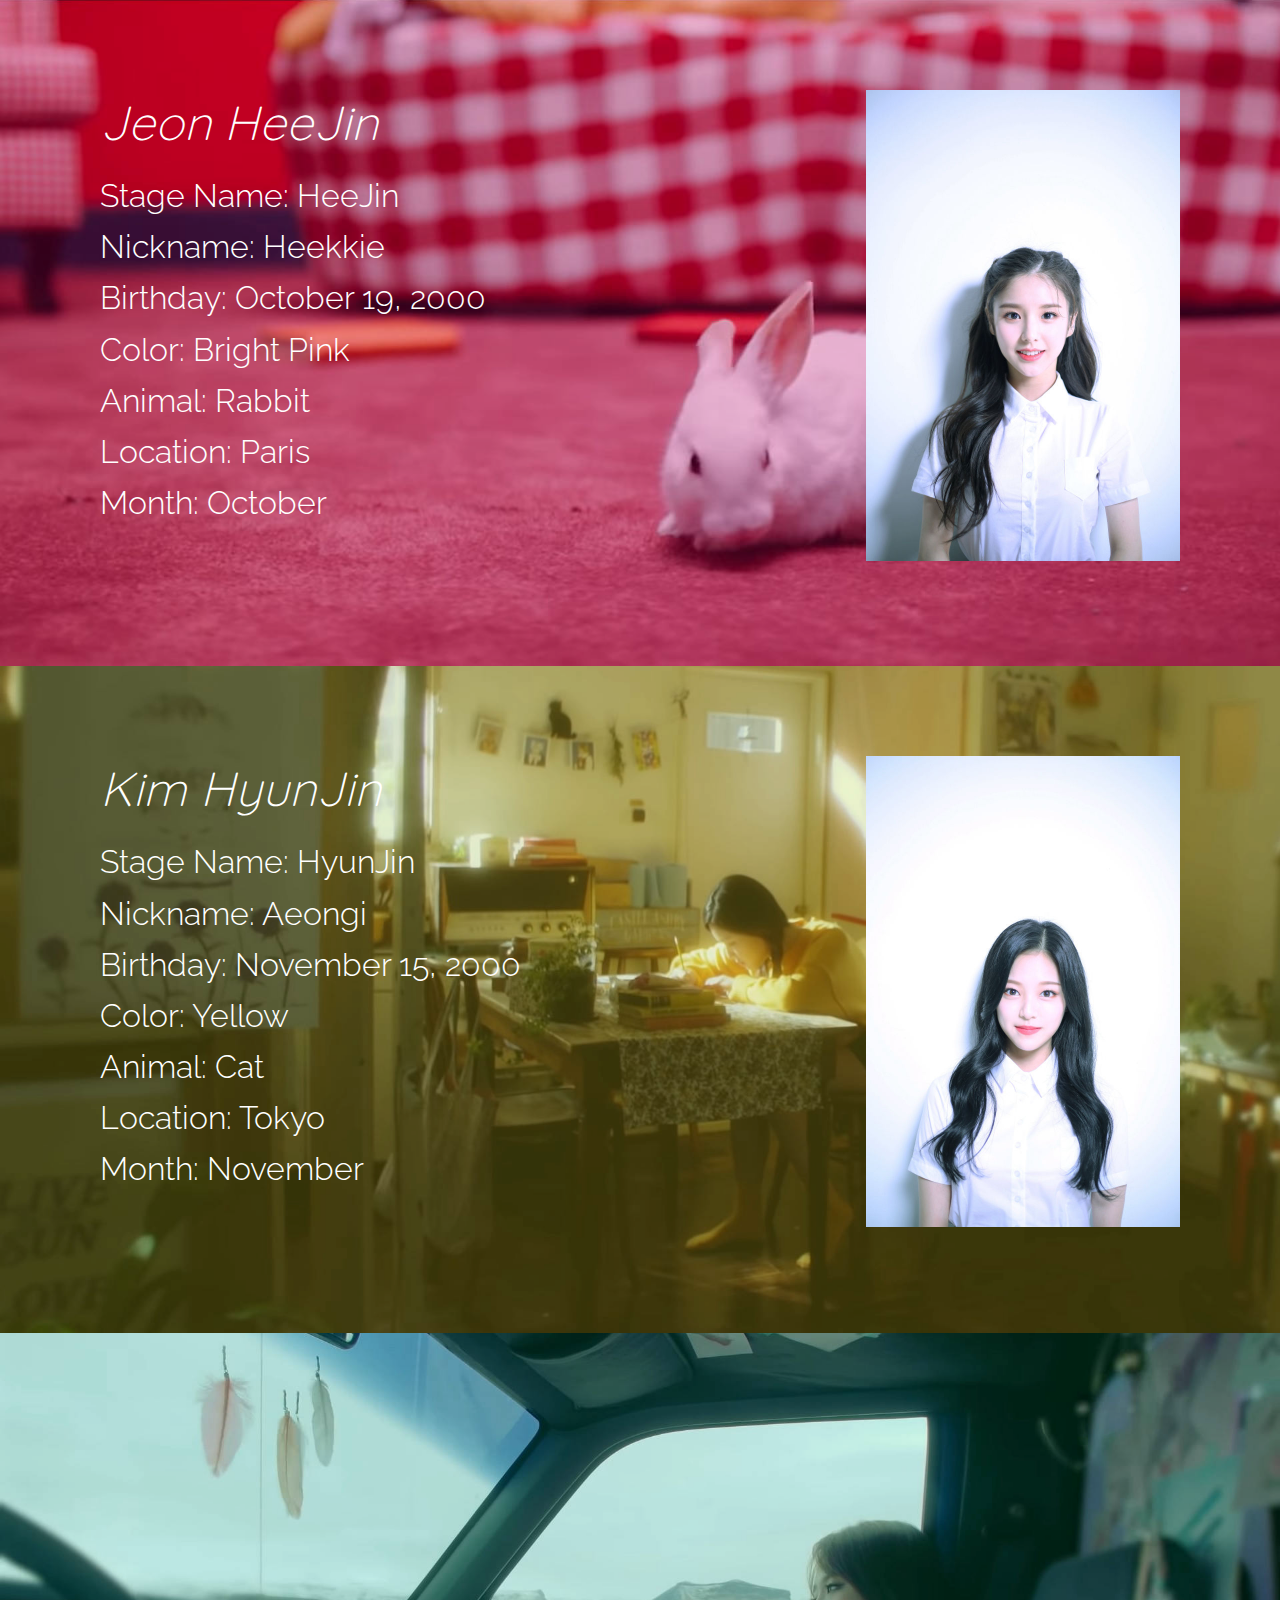
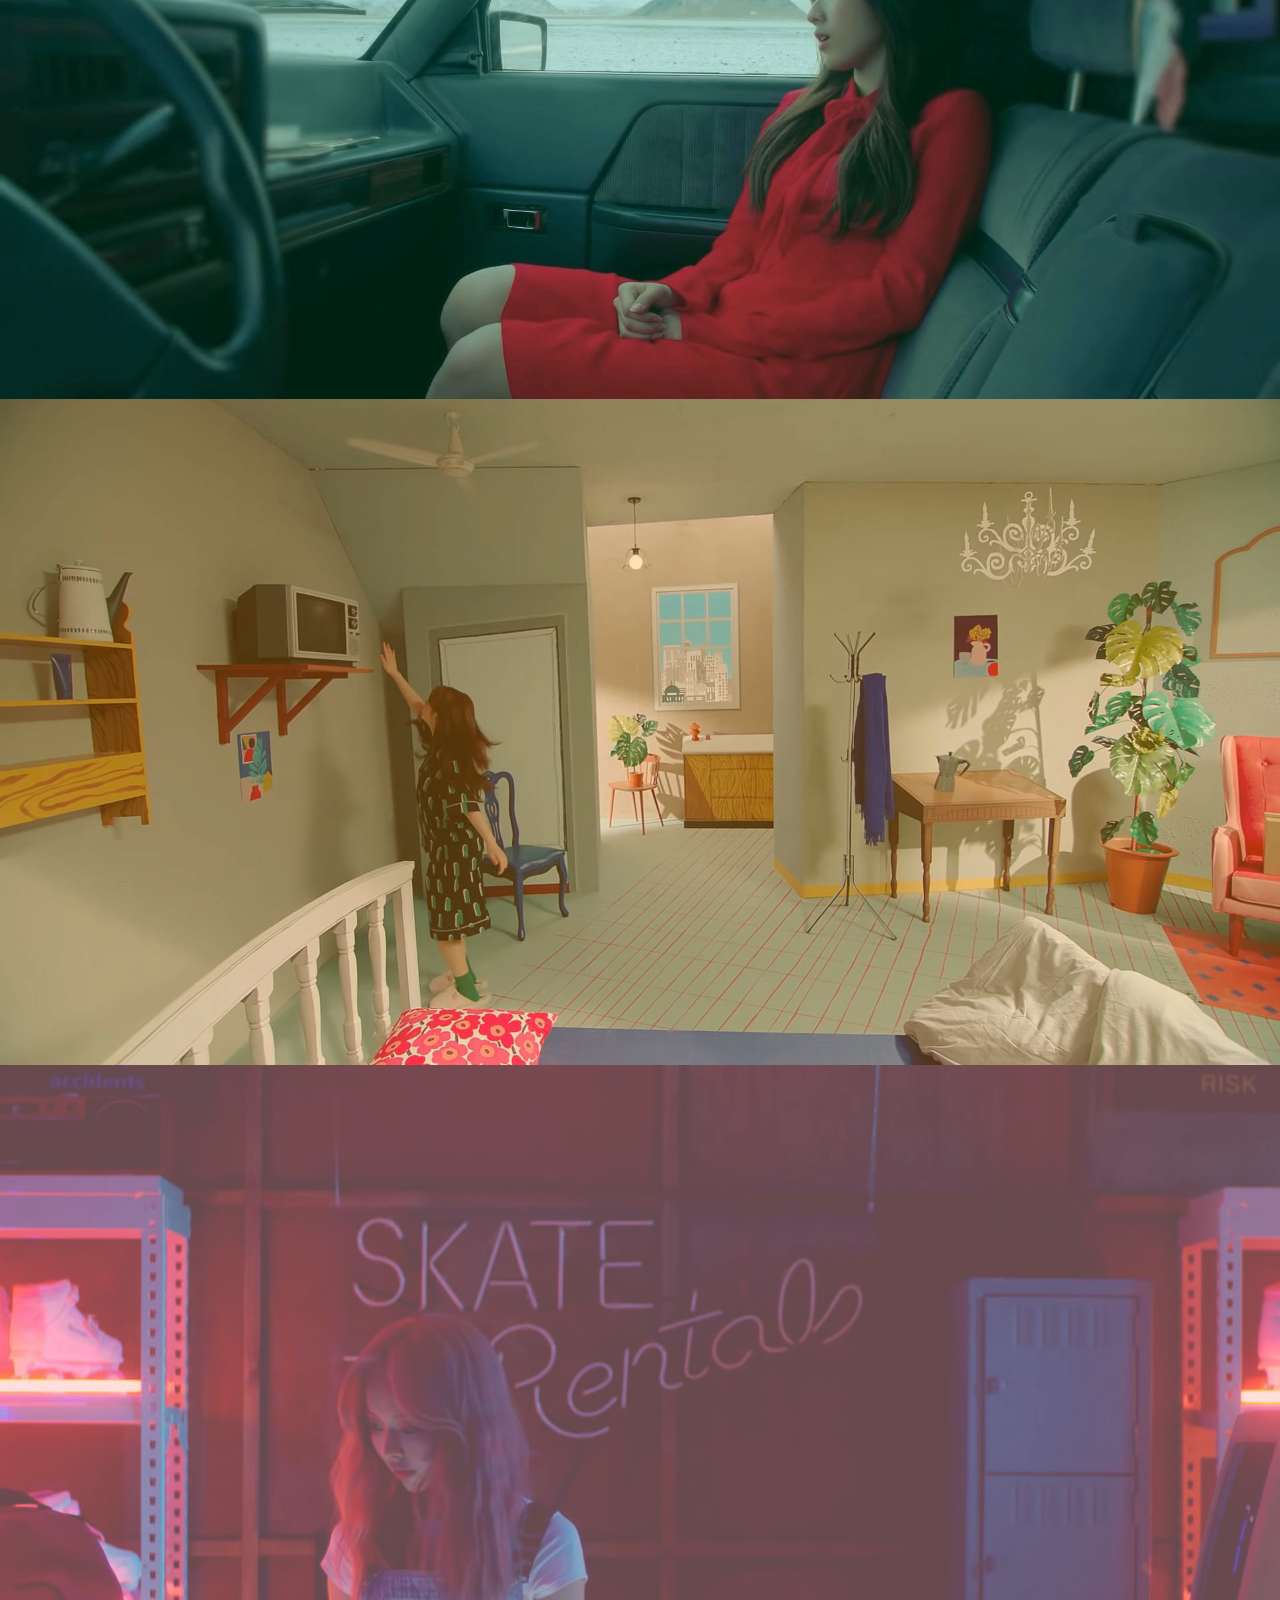
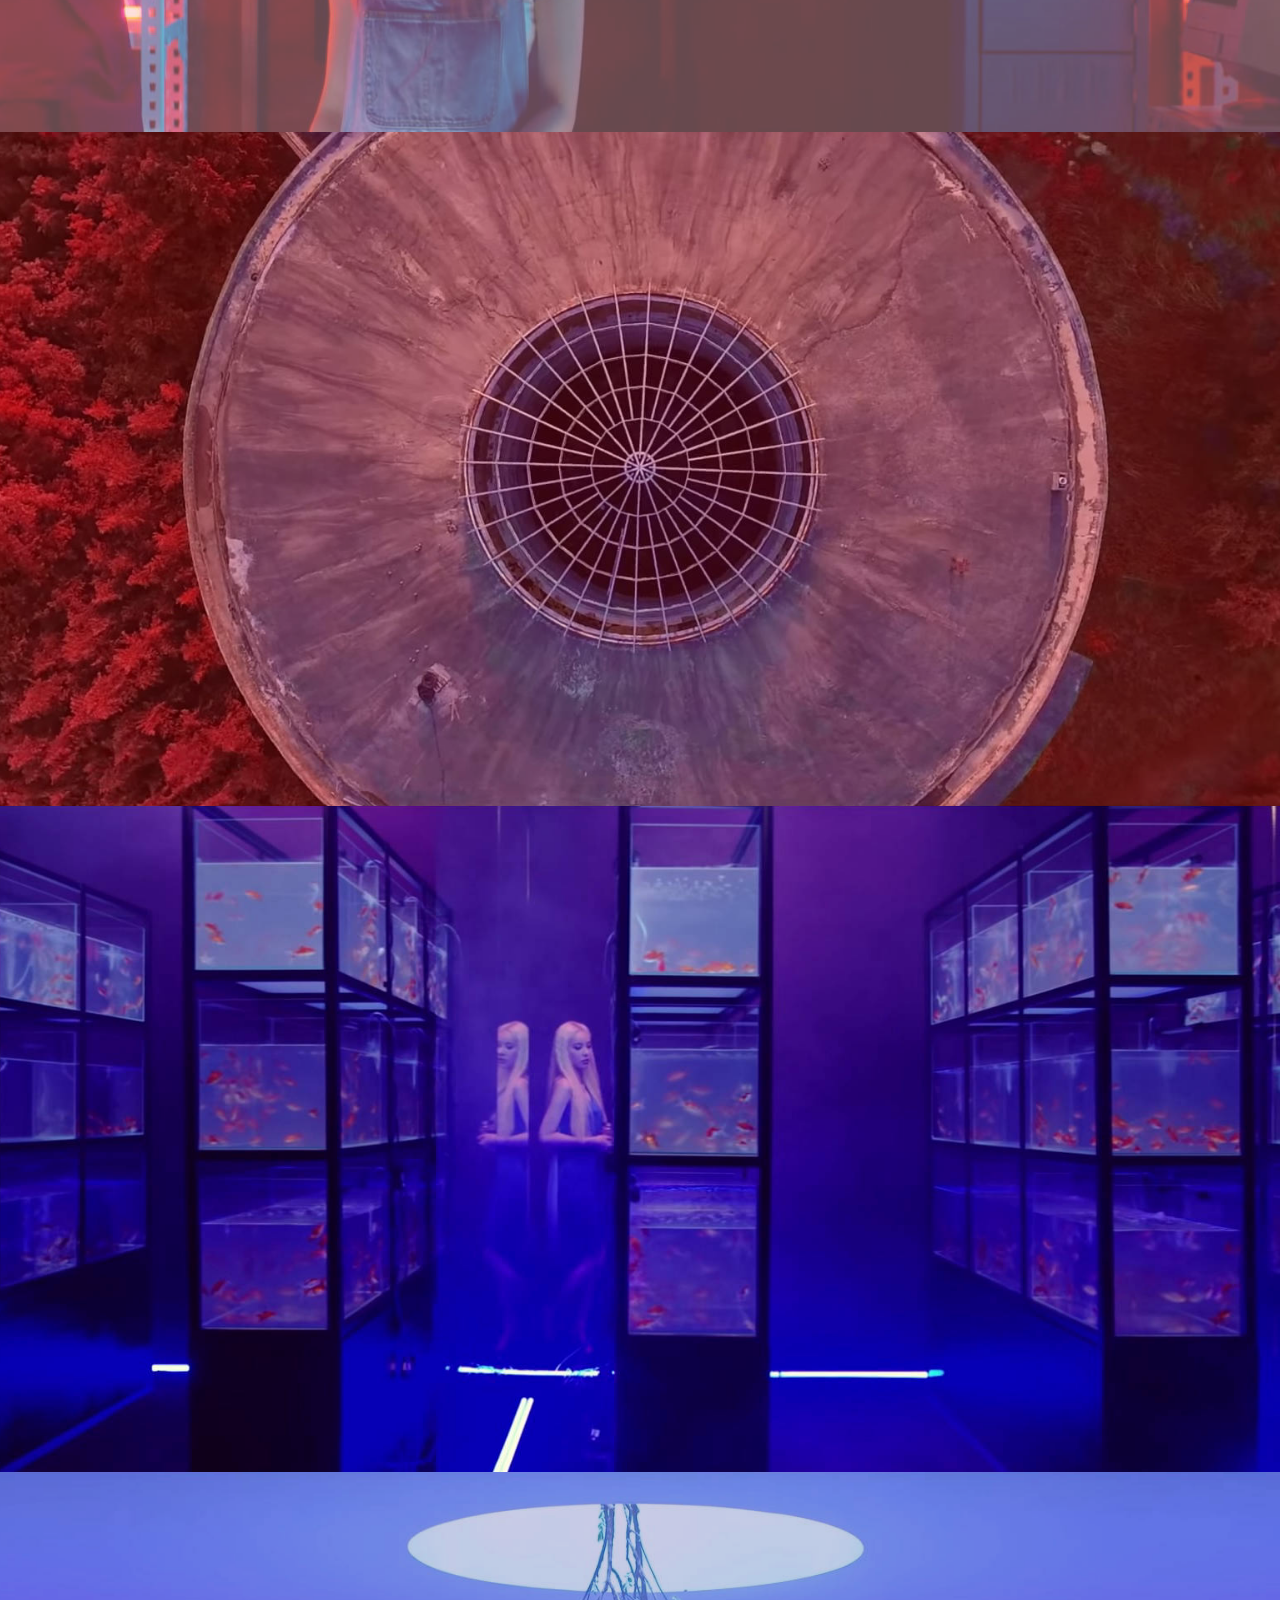
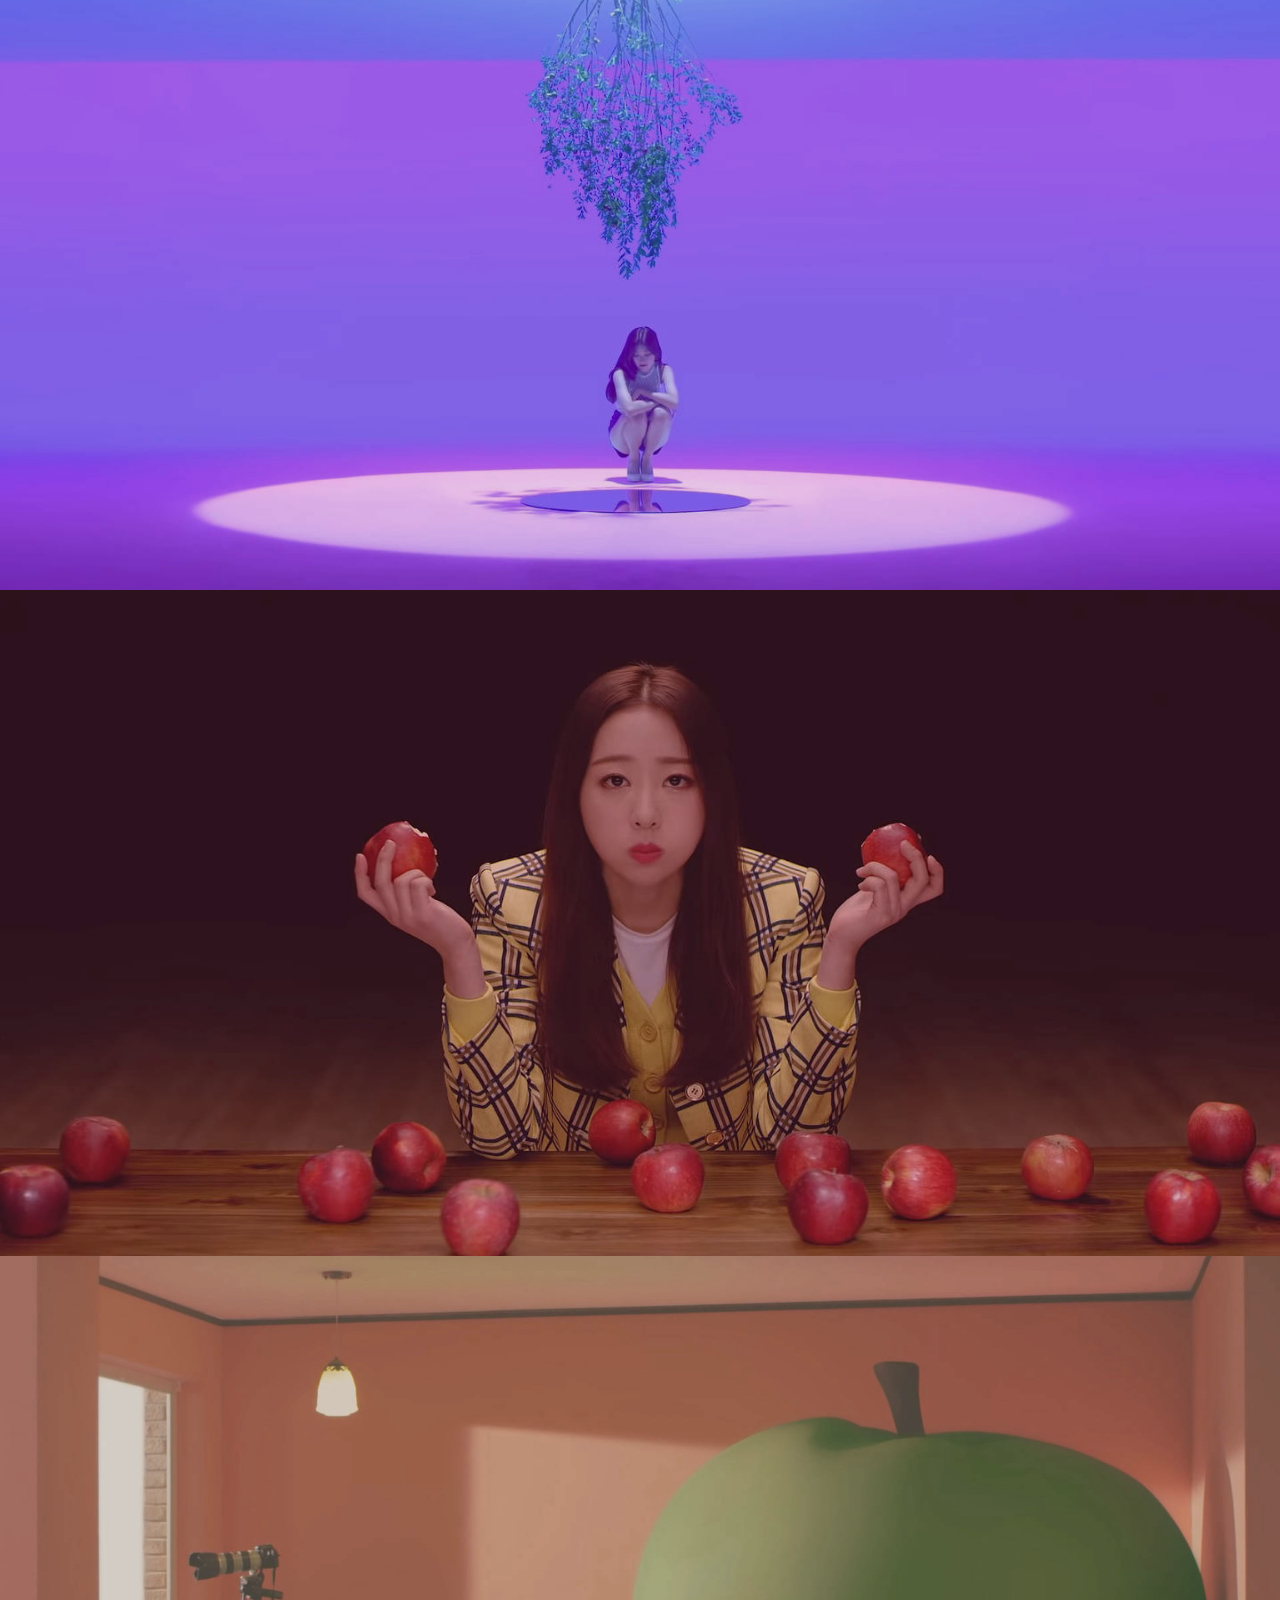
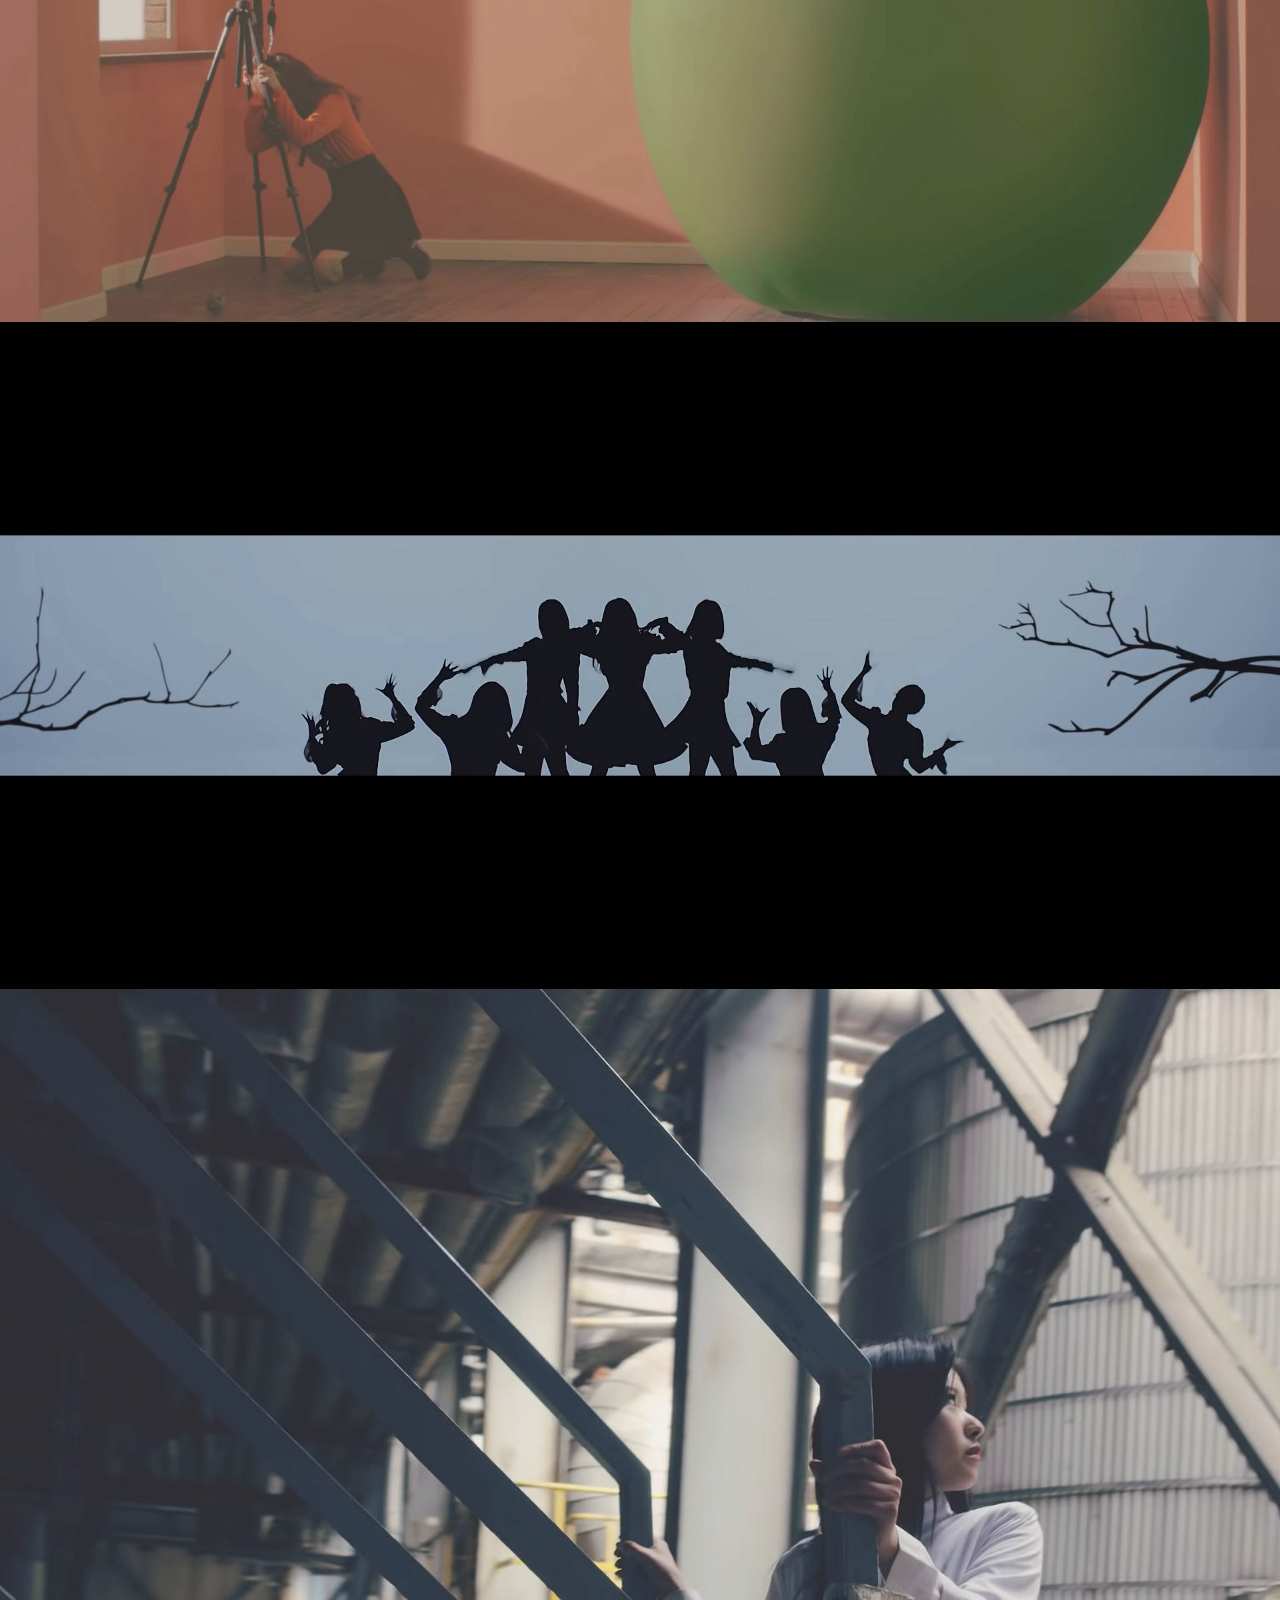
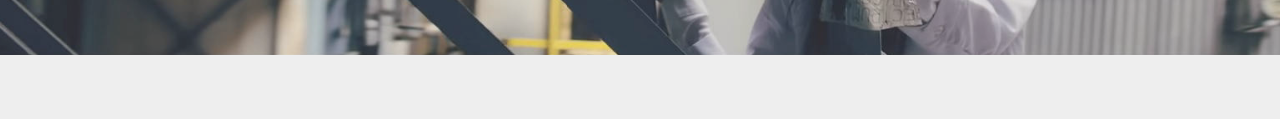
<file: members.html>
<!DOCTYPE html>
<html  >
<head>
  <!-- Site made with Mobirise Website Builder v5.7.4, https://mobirise.com -->
  <meta charset="UTF-8">
  <meta http-equiv="X-UA-Compatible" content="IE=edge">
  <meta name="generator" content="Mobirise v5.7.4, mobirise.com">
  <meta name="viewport" content="width=device-width, initial-scale=1, minimum-scale=1">
  <link rel="shortcut icon" href="assets/images/loona-logo-128x128.png" type="image/x-icon">
  <meta name="description" content="Web Site Maker Description">
  
  
  <title>LOONA Members</title>
  <link rel="stylesheet" href="assets/web/assets/mobirise-icons/mobirise-icons.css">
  <link rel="stylesheet" href="assets/bootstrap/css/bootstrap.min.css">
  <link rel="stylesheet" href="assets/bootstrap/css/bootstrap-grid.min.css">
  <link rel="stylesheet" href="assets/bootstrap/css/bootstrap-reboot.min.css">
  <link rel="stylesheet" href="assets/tether/tether.min.css">
  <link rel="stylesheet" href="assets/animatecss/animate.min.css">
  <link rel="stylesheet" href="assets/theme/css/style.css">
  <link rel="preload" href="https://fonts.googleapis.com/css?family=Raleway:100,100i,200,200i,300,300i,400,400i,500,500i,600,600i,700,700i,800,800i,900,900i&display=swap" as="style" onload="this.onload=null;this.rel='stylesheet'">
  <noscript><link rel="stylesheet" href="https://fonts.googleapis.com/css?family=Raleway:100,100i,200,200i,300,300i,400,400i,500,500i,600,600i,700,700i,800,800i,900,900i&display=swap"></noscript>
  <link rel="preload" href="https://fonts.googleapis.com/css?family=Quicksand:300,400,500,600,700&display=swap" as="style" onload="this.onload=null;this.rel='stylesheet'">
  <noscript><link rel="stylesheet" href="https://fonts.googleapis.com/css?family=Quicksand:300,400,500,600,700&display=swap"></noscript>
  <link rel="preload" href="https://fonts.googleapis.com/css?family=Rubik:300,400,500,600,700,800,900,300i,400i,500i,600i,700i,800i,900i&display=swap" as="style" onload="this.onload=null;this.rel='stylesheet'">
  <noscript><link rel="stylesheet" href="https://fonts.googleapis.com/css?family=Rubik:300,400,500,600,700,800,900,300i,400i,500i,600i,700i,800i,900i&display=swap"></noscript>
  <link rel="preload" as="style" href="assets/mobirise/css/mbr-additional.css"><link rel="stylesheet" href="assets/mobirise/css/mbr-additional.css" type="text/css">

  
  
  
</head>
<body>
  
  <section class="features11 cid-s6wENsgV8h" id="features11-t">

    

    <div class="mbr-overlay" style="opacity: 0.2; background-color: rgb(255, 0, 127);">
    </div>

    <div class="container">   
        <div class="col-md-12">
            <div class="media-container-row">
                <div class="mbr-figure" style="width: 35%;">
                    <img src="assets/images/loona-heejin-628x942.jpg" alt="Mobirise" title="">
                </div>
                <div class=" align-left aside-content">
                    <h2 class="mbr-title pt-2 mbr-fonts-style display-2"><em>Jeon HeeJin</em></h2>
                    <div class="mbr-section-text">
                        <p class="mbr-text mb-5 pt-3 mbr-light mbr-fonts-style display-5">Stage Name: HeeJin
<br>Nickname: Heekkie<br>Birthday: October 19, 2000
<br>Color: Bright Pink
<br>Animal: Rabbit
<br>Location: Paris<br>Month: October<br></p>
                    </div>

                    
                </div>
            </div>
        </div> 
    </div>          
</section>

<section class="features11 cid-s6CkUApCkv" id="features11-u">

    

    <div class="mbr-overlay" style="opacity: 0.2; background-color: rgb(255, 255, 0);">
    </div>

    <div class="container">   
        <div class="col-md-12">
            <div class="media-container-row">
                <div class="mbr-figure" style="width: 35%;">
                    <img src="assets/images/loona-hyunjin-628x942.jpg" alt="Mobirise" title="">
                </div>
                <div class=" align-left aside-content">
                    <h2 class="mbr-title pt-2 mbr-fonts-style display-2"><em>Kim HyunJin</em></h2>
                    <div class="mbr-section-text">
                        <p class="mbr-text mb-5 pt-3 mbr-light mbr-fonts-style display-5">Stage Name: HyunJin<br>Nickname: Aeongi<br>Birthday: November 15, 2000
<br>Color: Yellow&nbsp;<br>Animal: Cat&nbsp;<br>Location: Tokyo<br>Month: November<br></p>
                    </div>

                    
                </div>
            </div>
        </div> 
    </div>          
</section>

<section class="features11 cid-s6CAB5Y66d" id="features11-v">

    

    <div class="mbr-overlay" style="opacity: 0.1; background-color: rgb(0, 255, 0);">
    </div>

    <div class="container">   
        <div class="col-md-12">
            <div class="media-container-row">
                <div class="mbr-figure" style="width: 35%;">
                    <img src="assets/images/loona-haseul-628x942.jpg" alt="Mobirise" title="">
                </div>
                <div class=" align-left aside-content">
                    <h2 class="mbr-title pt-2 mbr-fonts-style display-2"><em>Jo HaSeul</em></h2>
                    <div class="mbr-section-text">
                        <p class="mbr-text mb-5 pt-3 mbr-light mbr-fonts-style display-5">Stage Name: HaSeul <br>Nickname: Momseul <br>Birthday: August 18, 1997 <br>Color: Green <br>Animal: White Bird <br>Location: Iceland <br>Month: December</p>
                    </div>

                    
                </div>
            </div>
        </div> 
    </div>          
</section>

<section class="features11 cid-s6CE7KcmTa" id="features11-w">

    

    <div class="mbr-overlay" style="opacity: 0.3; background-color: rgb(255, 165, 0);">
    </div>

    <div class="container">   
        <div class="col-md-12">
            <div class="media-container-row">
                <div class="mbr-figure" style="width: 35%;">
                    <img src="assets/images/loona-yeojin-628x942.jpg" alt="Mobirise" title="">
                </div>
                <div class=" align-left aside-content">
                    <h2 class="mbr-title pt-2 mbr-fonts-style display-2"><em>Im YeoJin</em></h2>
                    <div class="mbr-section-text">
                        <p class="mbr-text mb-5 pt-3 mbr-light mbr-fonts-style display-5">Stage Name: YeoJin&nbsp;<br>Nickname: Bean<br>Birthday: November 11, 2002&nbsp;<br>Color: Orange&nbsp;<br>Animal: Frog&nbsp;<br>Location: Taiwan<br>Month: January<br></p>
                    </div>

                    
                </div>
            </div>
        </div> 
    </div>          
</section>

<section class="features11 cid-s6CG5F05Ep" id="features11-x">

    

    <div class="mbr-overlay" style="opacity: 0.4; background-color: rgb(255, 182, 193);">
    </div>

    <div class="container">   
        <div class="col-md-12">
            <div class="media-container-row">
                <div class="mbr-figure" style="width: 35%;">
                    <img src="assets/images/loona-vivi-628x942.jpg" alt="Mobirise" title="">
                </div>
                <div class=" align-left aside-content">
                    <h2 class="mbr-title pt-2 mbr-fonts-style display-2"><em>Wong Gaahei</em></h2>
                    <div class="mbr-section-text">
                        <p class="mbr-text mb-5 pt-3 mbr-light mbr-fonts-style display-5">Stage Name: ViVi&nbsp;<br>Nickname: Android Queen<br>Birthday: December 09, 1996&nbsp;<br>Color: Light Pink&nbsp;<br>Animal: Deer&nbsp;<br>Location: Busan<br>Month: April<br></p>
                    </div>

                    
                </div>
            </div>
        </div> 
    </div>          
</section>

<section class="features11 cid-s6O5vkThts" id="features11-y">

    

    <div class="mbr-overlay" style="opacity: 0.2; background-color: rgb(255, 0, 0);">
    </div>

    <div class="container">   
        <div class="col-md-12">
            <div class="media-container-row">
                <div class="mbr-figure" style="width: 35%;">
                    <img src="assets/images/loona-kim-lip-628x956.jpg" alt="Mobirise" title="">
                </div>
                <div class=" align-left aside-content">
                    <h2 class="mbr-title pt-2 mbr-fonts-style display-2"><p><em>Kim Jung-eun</em></p></h2>
                    <div class="mbr-section-text">
                        <p class="mbr-text mb-5 pt-3 mbr-light mbr-fonts-style display-5">Stage Name: Kim Lip <br>Nickname: Kimberly Lippington<br>Birthday: February 10, 1999 <br>Color: Red <br>Animal: Owl <br>Superpower: Time Travel (Speed) <br>Month: May</p>
                    </div>

                    
                </div>
            </div>
        </div> 
    </div>          
</section>

<section class="features11 cid-s6Oejr0q5q" id="features11-z">

    

    <div class="mbr-overlay" style="opacity: 0; background-color: rgb(0, 0, 255);">
    </div>

    <div class="container">   
        <div class="col-md-12">
            <div class="media-container-row">
                <div class="mbr-figure" style="width: 35%;">
                    <img src="assets/images/loona-jinsoul-628x942.jpg" alt="Mobirise" title="">
                </div>
                <div class=" align-left aside-content">
                    <h2 class="mbr-title pt-2 mbr-fonts-style display-2"><em>Jung Jin-soul</em></h2>
                    <div class="mbr-section-text">
                        <p class="mbr-text mb-5 pt-3 mbr-light mbr-fonts-style display-5">Stage Name: JinSoul <br>Nickname: Jingolas<br>Birthday: June 13, 1997 <br>Color: Blue <br>Animal: Blue Betta <br>Superpower: Space Travel (Teleportation) Month: June</p>
                    </div>

                    
                </div>
            </div>
        </div> 
    </div>          
</section>

<section class="features11 cid-s6Og8ORIc9" id="features11-10">

    

    <div class="mbr-overlay" style="opacity: 0.2; background-color: rgb(128, 0, 128);">
    </div>

    <div class="container">   
        <div class="col-md-12">
            <div class="media-container-row">
                <div class="mbr-figure" style="width: 35%;">
                    <img src="assets/images/loona-choerry-628x942.jpg" alt="Mobirise" title="">
                </div>
                <div class=" align-left aside-content">
                    <h2 class="mbr-title pt-2 mbr-fonts-style display-2"><em>Choi Ye-rim</em></h2>
                    <div class="mbr-section-text">
                        <p class="mbr-text mb-5 pt-3 mbr-light mbr-fonts-style display-5">Stage Name: Choerry<br>Nickname: Ms Sunshine, Music Traitor<br>Birthday: June 04, 2001&nbsp;<br>Color: Purple<br>Animal: Fruit Bat<br>Fruit: Cherry<br>Superpower: Dimensional Travel (thru mirrors)<br>Month: July<br></p>
                    </div>

                    
                </div>
            </div>
        </div> 
    </div>          
</section>

<section class="features11 cid-s6OrDLCsfc" id="features11-11">

    

    <div class="mbr-overlay" style="opacity: 0.2; background-color: rgb(128, 0, 32);">
    </div>

    <div class="container">   
        <div class="col-md-12">
            <div class="media-container-row">
                <div class="mbr-figure" style="width: 35%;">
                    <img src="assets/images/loona-yves-628x957.jpg" alt="Mobirise" title="">
                </div>
                <div class=" align-left aside-content">
                    <h2 class="mbr-title pt-2 mbr-fonts-style display-2"><em>Ha Soo-young</em></h2>
                    <div class="mbr-section-text">
                        <p class="mbr-text mb-5 pt-3 mbr-light mbr-fonts-style display-5">Stage Name: Yves<br>Nickname: Yvesus<br>Birthday: May 24, 1997<br>Color: Burgundy<br>Animal: Swan<br>Fruit: Apple<br>Month: November<br></p>
                    </div>

                    
                </div>
            </div>
        </div> 
    </div>          
</section>

<section class="features11 cid-s6OtKAjN41" id="features11-12">

    

    <div class="mbr-overlay" style="opacity: 0.2; background-color: rgb(255, 229, 180);">
    </div>

    <div class="container">   
        <div class="col-md-12">
            <div class="media-container-row">
                <div class="mbr-figure" style="width: 35%;">
                    <img src="assets/images/loona-chuu-628x942.jpg" alt="Mobirise" title="">
                </div>
                <div class=" align-left aside-content">
                    <h2 class="mbr-title pt-2 mbr-fonts-style display-2"><em>Kim Jiwoo</em></h2>
                    <div class="mbr-section-text">
                        <p class="mbr-text mb-5 pt-3 mbr-light mbr-fonts-style display-5">Stage Name: Chuu<br>Nickname: Chuwu<br>Birthday: October 20, 1999&nbsp;<br>Color: Peach&nbsp;<br>Animal: Penguin&nbsp;<br>Fruit: Strawberry<br>Month: December<br></p>
                    </div>

                    
                </div>
            </div>
        </div> 
    </div>          
</section>

<section class="features11 cid-s6OwoXCM9A" id="features11-13">

    

    

    <div class="container">   
        <div class="col-md-12">
            <div class="media-container-row">
                <div class="mbr-figure" style="width: 35%;">
                    <img src="assets/images/loona-gowon-628x920.jpg" alt="Mobirise" title="">
                </div>
                <div class=" align-left aside-content">
                    <h2 class="mbr-title pt-2 mbr-fonts-style display-2"><em>Park Chaewon</em></h2>
                    <div class="mbr-section-text">
                        <p class="mbr-text mb-5 pt-3 mbr-light mbr-fonts-style display-5">Stage Name: Gowon<br>Nickname: Captain Crunch<br>Birthday: November 19, 2000&nbsp;<br>Color: Eden Green<br>Animal: Emperor Butterfly<br>Fruit: Pineapple<br>Month: January<br></p>
                    </div>

                    
                </div>
            </div>
        </div> 
    </div>          
</section>

<section class="features11 cid-s6Oz2lKuUR" id="features11-14">

    

    <div class="mbr-overlay" style="opacity: 0.2; background-color: rgb(192, 192, 192);">
    </div>

    <div class="container">   
        <div class="col-md-12">
            <div class="media-container-row">
                <div class="mbr-figure" style="width: 35%;">
                    <img src="assets/images/loona-olivia-hye-628x942.jpg" alt="Mobirise" title="">
                </div>
                <div class=" align-left aside-content">
                    <h2 class="mbr-title pt-2 mbr-fonts-style display-2"><em>Son Hyejoo</em></h2>
                    <div class="mbr-section-text">
                        <p class="mbr-text mb-5 pt-3 mbr-light mbr-fonts-style display-5">Stage Name: Olivia Hye<br>Nickname: boss baby<br>Birthday: November 13, 2001<br>Color: Silver<br>Animal: Wolf<br>Fruit: Blood Plum<br>Month: March<br></p>
                    </div>

                    
                </div>
            </div>
        </div> 
    </div>          
</section><section class="display-7" style="padding: 0;align-items: center;justify-content: center;flex-wrap: wrap;    align-content: center;display: flex;position: relative;height: 4rem;"><a href="https://mobiri.se/1700091" style="flex: 1 1;height: 4rem;position: absolute;width: 100%;z-index: 1;"><img alt="" style="height: 4rem;" src="[data-uri]"></a><p style="margin: 0;text-align: center;" class="display-7">Made with &#8204;</p><a style="z-index:1" href="https://mobirise.com"> Website Software</a></section><script src="assets/popper/popper.min.js"></script>  <script src="assets/web/assets/jquery/jquery.min.js"></script>  <script src="assets/bootstrap/js/bootstrap.min.js"></script>  <script src="assets/tether/tether.min.js"></script>  <script src="assets/smoothscroll/smooth-scroll.js"></script>  <script src="assets/viewportchecker/jquery.viewportchecker.js"></script>  <script src="assets/theme/js/script.js"></script>  
  
  
  <input name="animation" type="hidden">
  </body>
</html>
</file>
<file: assets/web/assets/mobirise-icons/mobirise-icons.css>
@font-face {
  font-family: 'MobiriseIcons';
  src:  url('mobirise-icons.eot?spat4u');
  src:  url('mobirise-icons.eot?spat4u#iefix') format('embedded-opentype'),
    url('mobirise-icons.ttf?spat4u') format('truetype'),
    url('mobirise-icons.woff?spat4u') format('woff'),
    url('mobirise-icons.svg?spat4u#MobiriseIcons') format('svg');
  font-weight: normal;
  font-style: normal;
  font-display: swap;
}

[class^="mbri-"], [class*=" mbri-"] {
  /* use !important to prevent issues with browser extensions that change fonts */
  font-family: MobiriseIcons !important;
  speak: none;
  font-style: normal;
  font-weight: normal;
  font-variant: normal;
  text-transform: none;
  line-height: 1;

  /* Better Font Rendering =========== */
  -webkit-font-smoothing: antialiased;
  -moz-osx-font-smoothing: grayscale;
}

.mbri-add-submenu:before {
  content: "\e900";
}
.mbri-alert:before {
  content: "\e901";
}
.mbri-align-center:before {
  content: "\e902";
}
.mbri-align-justify:before {
  content: "\e903";
}
.mbri-align-left:before {
  content: "\e904";
}
.mbri-align-right:before {
  content: "\e905";
}
.mbri-android:before {
  content: "\e906";
}
.mbri-apple:before {
  content: "\e907";
}
.mbri-arrow-down:before {
  content: "\e908";
}
.mbri-arrow-next:before {
  content: "\e909";
}
.mbri-arrow-prev:before {
  content: "\e90a";
}
.mbri-arrow-up:before {
  content: "\e90b";
}
.mbri-bold:before {
  content: "\e90c";
}
.mbri-bookmark:before {
  content: "\e90d";
}
.mbri-bootstrap:before {
  content: "\e90e";
}
.mbri-briefcase:before {
  content: "\e90f";
}
.mbri-browse:before {
  content: "\e910";
}
.mbri-bulleted-list:before {
  content: "\e911";
}
.mbri-calendar:before {
  content: "\e912";
}
.mbri-camera:before {
  content: "\e913";
}
.mbri-cart-add:before {
  content: "\e914";
}
.mbri-cart-full:before {
  content: "\e915";
}
.mbri-cash:before {
  content: "\e916";
}
.mbri-change-style:before {
  content: "\e917";
}
.mbri-chat:before {
  content: "\e918";
}
.mbri-clock:before {
  content: "\e919";
}
.mbri-close:before {
  content: "\e91a";
}
.mbri-cloud:before {
  content: "\e91b";
}
.mbri-code:before {
  content: "\e91c";
}
.mbri-contact-form:before {
  content: "\e91d";
}
.mbri-credit-card:before {
  content: "\e91e";
}
.mbri-cursor-click:before {
  content: "\e91f";
}
.mbri-cust-feedback:before {
  content: "\e920";
}
.mbri-database:before {
  content: "\e921";
}
.mbri-delivery:before {
  content: "\e922";
}
.mbri-desktop:before {
  content: "\e923";
}
.mbri-devices:before {
  content: "\e924";
}
.mbri-down:before {
  content: "\e925";
}
.mbri-download:before {
  content: "\e989";
}
.mbri-drag-n-drop:before {
  content: "\e927";
}
.mbri-drag-n-drop2:before {
  content: "\e928";
}
.mbri-edit:before {
  content: "\e929";
}
.mbri-edit2:before {
  content: "\e92a";
}
.mbri-error:before {
  content: "\e92b";
}
.mbri-extension:before {
  content: "\e92c";
}
.mbri-features:before {
  content: "\e92d";
}
.mbri-file:before {
  content: "\e92e";
}
.mbri-flag:before {
  content: "\e92f";
}
.mbri-folder:before {
  content: "\e930";
}
.mbri-gift:before {
  content: "\e931";
}
.mbri-github:before {
  content: "\e932";
}
.mbri-globe:before {
  content: "\e933";
}
.mbri-globe-2:before {
  content: "\e934";
}
.mbri-growing-chart:before {
  content: "\e935";
}
.mbri-hearth:before {
  content: "\e936";
}
.mbri-help:before {
  content: "\e937";
}
.mbri-home:before {
  content: "\e938";
}
.mbri-hot-cup:before {
  content: "\e939";
}
.mbri-idea:before {
  content: "\e93a";
}
.mbri-image-gallery:before {
  content: "\e93b";
}
.mbri-image-slider:before {
  content: "\e93c";
}
.mbri-info:before {
  content: "\e93d";
}
.mbri-italic:before {
  content: "\e93e";
}
.mbri-key:before {
  content: "\e93f";
}
.mbri-laptop:before {
  content: "\e940";
}
.mbri-layers:before {
  content: "\e941";
}
.mbri-left-right:before {
  content: "\e942";
}
.mbri-left:before {
  content: "\e943";
}
.mbri-letter:before {
  content: "\e944";
}
.mbri-like:before {
  content: "\e945";
}
.mbri-link:before {
  content: "\e946";
}
.mbri-lock:before {
  content: "\e947";
}
.mbri-login:before {
  content: "\e948";
}
.mbri-logout:before {
  content: "\e949";
}
.mbri-magic-stick:before {
  content: "\e94a";
}
.mbri-map-pin:before {
  content: "\e94b";
}
.mbri-menu:before {
  content: "\e94c";
}
.mbri-mobile:before {
  content: "\e94d";
}
.mbri-mobile2:before {
  content: "\e94e";
}
.mbri-mobirise:before {
  content: "\e94f";
}
.mbri-more-horizontal:before {
  content: "\e950";
}
.mbri-more-vertical:before {
  content: "\e951";
}
.mbri-music:before {
  content: "\e952";
}
.mbri-new-file:before {
  content: "\e953";
}
.mbri-numbered-list:before {
  content: "\e954";
}
.mbri-opened-folder:before {
  content: "\e955";
}
.mbri-pages:before {
  content: "\e956";
}
.mbri-paper-plane:before {
  content: "\e957";
}
.mbri-paperclip:before {
  content: "\e958";
}
.mbri-photo:before {
  content: "\e959";
}
.mbri-photos:before {
  content: "\e95a";
}
.mbri-pin:before {
  content: "\e95b";
}
.mbri-play:before {
  content: "\e95c";
}
.mbri-plus:before {
  content: "\e95d";
}
.mbri-preview:before {
  content: "\e95e";
}
.mbri-print:before {
  content: "\e95f";
}
.mbri-protect:before {
  content: "\e960";
}
.mbri-question:before {
  content: "\e961";
}
.mbri-quote-left:before {
  content: "\e962";
}
.mbri-quote-right:before {
  content: "\e963";
}
.mbri-refresh:before {
  content: "\e964";
}
.mbri-responsive:before {
  content: "\e965";
}
.mbri-right:before {
  content: "\e966";
}
.mbri-rocket:before {
  content: "\e967";
}
.mbri-sad-face:before {
  content: "\e968";
}
.mbri-sale:before {
  content: "\e969";
}
.mbri-save:before {
  content: "\e96a";
}
.mbri-search:before {
  content: "\e96b";
}
.mbri-setting:before {
  content: "\e96c";
}
.mbri-setting2:before {
  content: "\e96d";
}
.mbri-setting3:before {
  content: "\e96e";
}
.mbri-share:before {
  content: "\e96f";
}
.mbri-shopping-bag:before {
  content: "\e970";
}
.mbri-shopping-basket:before {
  content: "\e971";
}
.mbri-shopping-cart:before {
  content: "\e972";
}
.mbri-sites:before {
  content: "\e973";
}
.mbri-smile-face:before {
  content: "\e974";
}
.mbri-speed:before {
  content: "\e975";
}
.mbri-star:before {
  content: "\e976";
}
.mbri-success:before {
  content: "\e977";
}
.mbri-sun:before {
  content: "\e978";
}
.mbri-sun2:before {
  content: "\e979";
}
.mbri-tablet:before {
  content: "\e97a";
}
.mbri-tablet-vertical:before {
  content: "\e97b";
}
.mbri-target:before {
  content: "\e97c";
}
.mbri-timer:before {
  content: "\e97d";
}
.mbri-to-ftp:before {
  content: "\e97e";
}
.mbri-to-local-drive:before {
  content: "\e97f";
}
.mbri-touch-swipe:before {
  content: "\e980";
}
.mbri-touch:before {
  content: "\e981";
}
.mbri-trash:before {
  content: "\e982";
}
.mbri-underline:before {
  content: "\e983";
}
.mbri-unlink:before {
  content: "\e984";
}
.mbri-unlock:before {
  content: "\e985";
}
.mbri-up-down:before {
  content: "\e986";
}
.mbri-up:before {
  content: "\e987";
}
.mbri-update:before {
  content: "\e988";
}
.mbri-upload:before {
 content: "\e926"; 
}
.mbri-user:before {
  content: "\e98a";
}
.mbri-user2:before {
  content: "\e98b";
}
.mbri-users:before {
  content: "\e98c";
}
.mbri-video:before {
  content: "\e98d";
}
.mbri-video-play:before {
  content: "\e98e";
}
.mbri-watch:before {
  content: "\e98f";
}
.mbri-website-theme:before {
  content: "\e990";
}
.mbri-wifi:before {
  content: "\e991";
}
.mbri-windows:before {
  content: "\e992";
}
.mbri-zoom-out:before {
  content: "\e993";
}
.mbri-redo:before {
  content: "\e994";
}
.mbri-undo:before {
  content: "\e995";
}
</file>
<file: assets/socicon/css/styles.css>
@charset "UTF-8";

@font-face {
  font-family: 'Socicon';
  src:  url('../fonts/socicon.eot');
  src:  url('../fonts/socicon.eot?#iefix') format('embedded-opentype'),
    url('../fonts/socicon.woff2') format('woff2'),
    url('../fonts/socicon.ttf') format('truetype'),
    url('../fonts/socicon.woff') format('woff'),
    url('../fonts/socicon.svg#socicon') format('svg');
  font-weight: normal;
  font-style: normal;
}

[data-icon]:before {
  font-family: "socicon" !important;
  content: attr(data-icon);
  font-style: normal !important;
  font-weight: normal !important;
  font-variant: normal !important;
  text-transform: none !important;
  speak: none;
  line-height: 1;
  -webkit-font-smoothing: antialiased;
  -moz-osx-font-smoothing: grayscale;
}

[class^="socicon-"], [class*=" socicon-"] {
  /* use !important to prevent issues with browser extensions that change fonts */
  font-family: 'Socicon' !important;
  speak: none;
  font-style: normal;
  font-weight: normal;
  font-variant: normal;
  text-transform: none;
  line-height: 1;

  /* Better Font Rendering =========== */
  -webkit-font-smoothing: antialiased;
  -moz-osx-font-smoothing: grayscale;
}

.socicon-eitaa:before {
  content: "\e97c";
}
.socicon-soroush:before {
  content: "\e97d";
}
.socicon-bale:before {
  content: "\e97e";
}
.socicon-zazzle:before {
  content: "\e97b";
}
.socicon-society6:before {
  content: "\e97a";
}
.socicon-redbubble:before {
  content: "\e979";
}
.socicon-avvo:before {
  content: "\e978";
}
.socicon-stitcher:before {
  content: "\e977";
}
.socicon-googlehangouts:before {
  content: "\e974";
}
.socicon-dlive:before {
  content: "\e975";
}
.socicon-vsco:before {
  content: "\e976";
}
.socicon-flipboard:before {
  content: "\e973";
}
.socicon-ubuntu:before {
  content: "\e958";
}
.socicon-artstation:before {
  content: "\e959";
}
.socicon-invision:before {
  content: "\e95a";
}
.socicon-torial:before {
  content: "\e95b";
}
.socicon-collectorz:before {
  content: "\e95c";
}
.socicon-seenthis:before {
  content: "\e95d";
}
.socicon-googleplaymusic:before {
  content: "\e95e";
}
.socicon-debian:before {
  content: "\e95f";
}
.socicon-filmfreeway:before {
  content: "\e960";
}
.socicon-gnome:before {
  content: "\e961";
}
.socicon-itchio:before {
  content: "\e962";
}
.socicon-jamendo:before {
  content: "\e963";
}
.socicon-mix:before {
  content: "\e964";
}
.socicon-sharepoint:before {
  content: "\e965";
}
.socicon-tinder:before {
  content: "\e966";
}
.socicon-windguru:before {
  content: "\e967";
}
.socicon-cdbaby:before {
  content: "\e968";
}
.socicon-elementaryos:before {
  content: "\e969";
}
.socicon-stage32:before {
  content: "\e96a";
}
.socicon-tiktok:before {
  content: "\e96b";
}
.socicon-gitter:before {
  content: "\e96c";
}
.socicon-letterboxd:before {
  content: "\e96d";
}
.socicon-threema:before {
  content: "\e96e";
}
.socicon-splice:before {
  content: "\e96f";
}
.socicon-metapop:before {
  content: "\e970";
}
.socicon-naver:before {
  content: "\e971";
}
.socicon-remote:before {
  content: "\e972";
}
.socicon-internet:before {
  content: "\e957";
}
.socicon-moddb:before {
  content: "\e94b";
}
.socicon-indiedb:before {
  content: "\e94c";
}
.socicon-traxsource:before {
  content: "\e94d";
}
.socicon-gamefor:before {
  content: "\e94e";
}
.socicon-pixiv:before {
  content: "\e94f";
}
.socicon-myanimelist:before {
  content: "\e950";
}
.socicon-blackberry:before {
  content: "\e951";
}
.socicon-wickr:before {
  content: "\e952";
}
.socicon-spip:before {
  content: "\e953";
}
.socicon-napster:before {
  content: "\e954";
}
.socicon-beatport:before {
  content: "\e955";
}
.socicon-hackerone:before {
  content: "\e956";
}
.socicon-hackernews:before {
  content: "\e946";
}
.socicon-smashwords:before {
  content: "\e947";
}
.socicon-kobo:before {
  content: "\e948";
}
.socicon-bookbub:before {
  content: "\e949";
}
.socicon-mailru:before {
  content: "\e94a";
}
.socicon-gitlab:before {
  content: "\e945";
}
.socicon-instructables:before {
  content: "\e944";
}
.socicon-portfolio:before {
  content: "\e943";
}
.socicon-codered:before {
  content: "\e940";
}
.socicon-origin:before {
  content: "\e941";
}
.socicon-nextdoor:before {
  content: "\e942";
}
.socicon-udemy:before {
  content: "\e93f";
}
.socicon-livemaster:before {
  content: "\e93e";
}
.socicon-crunchbase:before {
  content: "\e93b";
}
.socicon-homefy:before {
  content: "\e93c";
}
.socicon-calendly:before {
  content: "\e93d";
}
.socicon-realtor:before {
  content: "\e90f";
}
.socicon-tidal:before {
  content: "\e910";
}
.socicon-qobuz:before {
  content: "\e911";
}
.socicon-natgeo:before {
  content: "\e912";
}
.socicon-mastodon:before {
  content: "\e913";
}
.socicon-unsplash:before {
  content: "\e914";
}
.socicon-homeadvisor:before {
  content: "\e915";
}
.socicon-angieslist:before {
  content: "\e916";
}
.socicon-codepen:before {
  content: "\e917";
}
.socicon-slack:before {
  content: "\e918";
}
.socicon-openaigym:before {
  content: "\e919";
}
.socicon-logmein:before {
  content: "\e91a";
}
.socicon-fiverr:before {
  content: "\e91b";
}
.socicon-gotomeeting:before {
  content: "\e91c";
}
.socicon-aliexpress:before {
  content: "\e91d";
}
.socicon-guru:before {
  content: "\e91e";
}
.socicon-appstore:before {
  content: "\e91f";
}
.socicon-homes:before {
  content: "\e920";
}
.socicon-zoom:before {
  content: "\e921";
}
.socicon-alibaba:before {
  content: "\e922";
}
.socicon-craigslist:before {
  content: "\e923";
}
.socicon-wix:before {
  content: "\e924";
}
.socicon-redfin:before {
  content: "\e925";
}
.socicon-googlecalendar:before {
  content: "\e926";
}
.socicon-shopify:before {
  content: "\e927";
}
.socicon-freelancer:before {
  content: "\e928";
}
.socicon-seedrs:before {
  content: "\e929";
}
.socicon-bing:before {
  content: "\e92a";
}
.socicon-doodle:before {
  content: "\e92b";
}
.socicon-bonanza:before {
  content: "\e92c";
}
.socicon-squarespace:before {
  content: "\e92d";
}
.socicon-toptal:before {
  content: "\e92e";
}
.socicon-gust:before {
  content: "\e92f";
}
.socicon-ask:before {
  content: "\e930";
}
.socicon-trulia:before {
  content: "\e931";
}
.socicon-loomly:before {
  content: "\e932";
}
.socicon-ghost:before {
  content: "\e933";
}
.socicon-upwork:before {
  content: "\e934";
}
.socicon-fundable:before {
  content: "\e935";
}
.socicon-booking:before {
  content: "\e936";
}
.socicon-googlemaps:before {
  content: "\e937";
}
.socicon-zillow:before {
  content: "\e938";
}
.socicon-niconico:before {
  content: "\e939";
}
.socicon-toneden:before {
  content: "\e93a";
}
.socicon-augment:before {
  content: "\e908";
}
.socicon-bitbucket:before {
  content: "\e909";
}
.socicon-fyuse:before {
  content: "\e90a";
}
.socicon-yt-gaming:before {
  content: "\e90b";
}
.socicon-sketchfab:before {
  content: "\e90c";
}
.socicon-mobcrush:before {
  content: "\e90d";
}
.socicon-microsoft:before {
  content: "\e90e";
}
.socicon-pandora:before {
  content: "\e907";
}
.socicon-messenger:before {
  content: "\e906";
}
.socicon-gamewisp:before {
  content: "\e905";
}
.socicon-bloglovin:before {
  content: "\e904";
}
.socicon-tunein:before {
  content: "\e903";
}
.socicon-gamejolt:before {
  content: "\e901";
}
.socicon-trello:before {
  content: "\e902";
}
.socicon-spreadshirt:before {
  content: "\e900";
}
.socicon-500px:before {
  content: "\e000";
}
.socicon-8tracks:before {
  content: "\e001";
}
.socicon-airbnb:before {
  content: "\e002";
}
.socicon-alliance:before {
  content: "\e003";
}
.socicon-amazon:before {
  content: "\e004";
}
.socicon-amplement:before {
  content: "\e005";
}
.socicon-android:before {
  content: "\e006";
}
.socicon-angellist:before {
  content: "\e007";
}
.socicon-apple:before {
  content: "\e008";
}
.socicon-appnet:before {
  content: "\e009";
}
.socicon-baidu:before {
  content: "\e00a";
}
.socicon-bandcamp:before {
  content: "\e00b";
}
.socicon-battlenet:before {
  content: "\e00c";
}
.socicon-mixer:before {
  content: "\e00d";
}
.socicon-bebee:before {
  content: "\e00e";
}
.socicon-bebo:before {
  content: "\e00f";
}
.socicon-behance:before {
  content: "\e010";
}
.socicon-blizzard:before {
  content: "\e011";
}
.socicon-blogger:before {
  content: "\e012";
}
.socicon-buffer:before {
  content: "\e013";
}
.socicon-chrome:before {
  content: "\e014";
}
.socicon-coderwall:before {
  content: "\e015";
}
.socicon-curse:before {
  content: "\e016";
}
.socicon-dailymotion:before {
  content: "\e017";
}
.socicon-deezer:before {
  content: "\e018";
}
.socicon-delicious:before {
  content: "\e019";
}
.socicon-deviantart:before {
  content: "\e01a";
}
.socicon-diablo:before {
  content: "\e01b";
}
.socicon-digg:before {
  content: "\e01c";
}
.socicon-discord:before {
  content: "\e01d";
}
.socicon-disqus:before {
  content: "\e01e";
}
.socicon-douban:before {
  content: "\e01f";
}
.socicon-draugiem:before {
  content: "\e020";
}
.socicon-dribbble:before {
  content: "\e021";
}
.socicon-drupal:before {
  content: "\e022";
}
.socicon-ebay:before {
  content: "\e023";
}
.socicon-ello:before {
  content: "\e024";
}
.socicon-endomodo:before {
  content: "\e025";
}
.socicon-envato:before {
  content: "\e026";
}
.socicon-etsy:before {
  content: "\e027";
}
.socicon-facebook:before {
  content: "\e028";
}
.socicon-feedburner:before {
  content: "\e029";
}
.socicon-filmweb:before {
  content: "\e02a";
}
.socicon-firefox:before {
  content: "\e02b";
}
.socicon-flattr:before {
  content: "\e02c";
}
.socicon-flickr:before {
  content: "\e02d";
}
.socicon-formulr:before {
  content: "\e02e";
}
.socicon-forrst:before {
  content: "\e02f";
}
.socicon-foursquare:before {
  content: "\e030";
}
.socicon-friendfeed:before {
  content: "\e031";
}
.socicon-github:before {
  content: "\e032";
}
.socicon-goodreads:before {
  content: "\e033";
}
.socicon-google:before {
  content: "\e034";
}
.socicon-googlescholar:before {
  content: "\e035";
}
.socicon-googlegroups:before {
  content: "\e036";
}
.socicon-googlephotos:before {
  content: "\e037";
}
.socicon-googleplus:before {
  content: "\e038";
}
.socicon-grooveshark:before {
  content: "\e039";
}
.socicon-hackerrank:before {
  content: "\e03a";
}
.socicon-hearthstone:before {
  content: "\e03b";
}
.socicon-hellocoton:before {
  content: "\e03c";
}
.socicon-heroes:before {
  content: "\e03d";
}
.socicon-smashcast:before {
  content: "\e03e";
}
.socicon-horde:before {
  content: "\e03f";
}
.socicon-houzz:before {
  content: "\e040";
}
.socicon-icq:before {
  content: "\e041";
}
.socicon-identica:before {
  content: "\e042";
}
.socicon-imdb:before {
  content: "\e043";
}
.socicon-instagram:before {
  content: "\e044";
}
.socicon-issuu:before {
  content: "\e045";
}
.socicon-istock:before {
  content: "\e046";
}
.socicon-itunes:before {
  content: "\e047";
}
.socicon-keybase:before {
  content: "\e048";
}
.socicon-lanyrd:before {
  content: "\e049";
}
.socicon-lastfm:before {
  content: "\e04a";
}
.socicon-line:before {
  content: "\e04b";
}
.socicon-linkedin:before {
  content: "\e04c";
}
.socicon-livejournal:before {
  content: "\e04d";
}
.socicon-lyft:before {
  content: "\e04e";
}
.socicon-macos:before {
  content: "\e04f";
}
.socicon-mail:before {
  content: "\e050";
}
.socicon-medium:before {
  content: "\e051";
}
.socicon-meetup:before {
  content: "\e052";
}
.socicon-mixcloud:before {
  content: "\e053";
}
.socicon-modelmayhem:before {
  content: "\e054";
}
.socicon-mumble:before {
  content: "\e055";
}
.socicon-myspace:before {
  content: "\e056";
}
.socicon-newsvine:before {
  content: "\e057";
}
.socicon-nintendo:before {
  content: "\e058";
}
.socicon-npm:before {
  content: "\e059";
}
.socicon-odnoklassniki:before {
  content: "\e05a";
}
.socicon-openid:before {
  content: "\e05b";
}
.socicon-opera:before {
  content: "\e05c";
}
.socicon-outlook:before {
  content: "\e05d";
}
.socicon-overwatch:before {
  content: "\e05e";
}
.socicon-patreon:before {
  content: "\e05f";
}
.socicon-paypal:before {
  content: "\e060";
}
.socicon-periscope:before {
  content: "\e061";
}
.socicon-persona:before {
  content: "\e062";
}
.socicon-pinterest:before {
  content: "\e063";
}
.socicon-play:before {
  content: "\e064";
}
.socicon-player:before {
  content: "\e065";
}
.socicon-playstation:before {
  content: "\e066";
}
.socicon-pocket:before {
  content: "\e067";
}
.socicon-qq:before {
  content: "\e068";
}
.socicon-quora:before {
  content: "\e069";
}
.socicon-raidcall:before {
  content: "\e06a";
}
.socicon-ravelry:before {
  content: "\e06b";
}
.socicon-reddit:before {
  content: "\e06c";
}
.socicon-renren:before {
  content: "\e06d";
}
.socicon-researchgate:before {
  content: "\e06e";
}
.socicon-residentadvisor:before {
  content: "\e06f";
}
.socicon-reverbnation:before {
  content: "\e070";
}
.socicon-rss:before {
  content: "\e071";
}
.socicon-sharethis:before {
  content: "\e072";
}
.socicon-skype:before {
  content: "\e073";
}
.socicon-slideshare:before {
  content: "\e074";
}
.socicon-smugmug:before {
  content: "\e075";
}
.socicon-snapchat:before {
  content: "\e076";
}
.socicon-songkick:before {
  content: "\e077";
}
.socicon-soundcloud:before {
  content: "\e078";
}
.socicon-spotify:before {
  content: "\e079";
}
.socicon-stackexchange:before {
  content: "\e07a";
}
.socicon-stackoverflow:before {
  content: "\e07b";
}
.socicon-starcraft:before {
  content: "\e07c";
}
.socicon-stayfriends:before {
  content: "\e07d";
}
.socicon-steam:before {
  content: "\e07e";
}
.socicon-storehouse:before {
  content: "\e07f";
}
.socicon-strava:before {
  content: "\e080";
}
.socicon-streamjar:before {
  content: "\e081";
}
.socicon-stumbleupon:before {
  content: "\e082";
}
.socicon-swarm:before {
  content: "\e083";
}
.socicon-teamspeak:before {
  content: "\e084";
}
.socicon-teamviewer:before {
  content: "\e085";
}
.socicon-technorati:before {
  content: "\e086";
}
.socicon-telegram:before {
  content: "\e087";
}
.socicon-tripadvisor:before {
  content: "\e088";
}
.socicon-tripit:before {
  content: "\e089";
}
.socicon-triplej:before {
  content: "\e08a";
}
.socicon-tumblr:before {
  content: "\e08b";
}
.socicon-twitch:before {
  content: "\e08c";
}
.socicon-twitter:before {
  content: "\e08d";
}
.socicon-uber:before {
  content: "\e08e";
}
.socicon-ventrilo:before {
  content: "\e08f";
}
.socicon-viadeo:before {
  content: "\e090";
}
.socicon-viber:before {
  content: "\e091";
}
.socicon-viewbug:before {
  content: "\e092";
}
.socicon-vimeo:before {
  content: "\e093";
}
.socicon-vine:before {
  content: "\e094";
}
.socicon-vkontakte:before {
  content: "\e095";
}
.socicon-warcraft:before {
  content: "\e096";
}
.socicon-wechat:before {
  content: "\e097";
}
.socicon-weibo:before {
  content: "\e098";
}
.socicon-whatsapp:before {
  content: "\e099";
}
.socicon-wikipedia:before {
  content: "\e09a";
}
.socicon-windows:before {
  content: "\e09b";
}
.socicon-wordpress:before {
  content: "\e09c";
}
.socicon-wykop:before {
  content: "\e09d";
}
.socicon-xbox:before {
  content: "\e09e";
}
.socicon-xing:before {
  content: "\e09f";
}
.socicon-yahoo:before {
  content: "\e0a0";
}
.socicon-yammer:before {
  content: "\e0a1";
}
.socicon-yandex:before {
  content: "\e0a2";
}
.socicon-yelp:before {
  content: "\e0a3";
}
.socicon-younow:before {
  content: "\e0a4";
}
.socicon-youtube:before {
  content: "\e0a5";
}
.socicon-zapier:before {
  content: "\e0a6";
}
.socicon-zerply:before {
  content: "\e0a7";
}
.socicon-zomato:before {
  content: "\e0a8";
}
.socicon-zynga:before {
  content: "\e0a9";
}
</file>
<file: assets/theme/css/style.css>
/*!
 * Mobirise v4 theme (https://mobirise.com/)
 * Copyright 2017 Mobirise
 */
section {
  background-color: #eeeeee;
}

.form-control:focus {
  box-shadow: none;
}

:focus {
  outline: none;
}

body {
  font-style: normal;
  line-height: 1.5;
}

section,
.container,
.container-fluid {
  position: relative;
  word-wrap: break-word;
}

a.mbr-iconfont:hover {
  text-decoration: none;
}

.article .lead p,
.article .lead ul,
.article .lead ol,
.article .lead pre,
.article .lead blockquote {
  margin-bottom: 0;
}

ul,
ol,
pre,
blockquote {
  margin-bottom: 2.3125rem;
}

pre {
  background: #f4f4f4;
  padding: 10px 24px;
  white-space: pre-wrap;
}

.inactive {
  -webkit-user-select: none;
  -moz-user-select: none;
  -ms-user-select: none;
  user-select: none;
  pointer-events: none;
  -webkit-user-drag: none;
  user-drag: none;
}

.mbr-section__comments .row {
  justify-content: center;
  -webkit-justify-content: center;
}

a {
  font-style: normal;
  font-weight: 400;
  cursor: pointer;
}

a, a:hover {
  text-decoration: none;
}

figure {
  margin-bottom: 0;
}

body {
  color: #232323;
}

h1,
h2,
h3,
h4,
h5,
h6,
.h1,
.h2,
.h3,
.h4,
.h5,
.h6,
.display-1,
.display-2,
.display-3,
.display-4 {
  line-height: 1;
  word-break: break-word;
  word-wrap: break-word;
}

.mbr-section-title {
  font-style: normal;
  line-height: 1.2;
}

.mbr-section-subtitle {
  line-height: 1.3;
}

.mbr-text {
  font-style: normal;
  line-height: 1.6;
}

b,
strong {
  font-weight: bold;
}

blockquote {
  padding: 10px 0 10px 20px;
  position: relative;
  border-left: 2px solid;
  border-color: #ff3366;
}

input:-webkit-autofill, input:-webkit-autofill:hover, input:-webkit-autofill:focus, input:-webkit-autofill:active {
  transition-delay: 9999s;
  transition-property: background-color, color;
}

textarea[type='hidden'] {
  display: none;
}

body {
  position: relative;
}

section {
  background-position: 50% 50%;
  background-repeat: no-repeat;
  background-size: cover;
}

section .mbr-background-video,
section .mbr-background-video-preview {
  position: absolute;
  bottom: 0;
  left: 0;
  right: 0;
  top: 0;
}

.hidden {
  visibility: hidden;
}

.mbr-z-index20 {
  z-index: 20;
}

/*! Base colors */
.mbr-white {
  color: #ffffff;
}

.mbr-black {
  color: #000000;
}

.mbr-bg-white {
  background-color: #ffffff;
}

.mbr-bg-black {
  background-color: #000000;
}

/*! Text-aligns */
.align-left {
  text-align: left;
}

.align-center {
  text-align: center;
}

.align-right {
  text-align: right;
}

@media (max-width: 767px) {
  .align-left,
  .align-center,
  .align-right,
  .mbr-section-btn,
  .mbr-section-title {
    text-align: center;
  }
}

/*! Font-weight  */
.mbr-light {
  font-weight: 300;
}

.mbr-regular {
  font-weight: 400;
}

.mbr-semibold {
  font-weight: 500;
}

.mbr-bold {
  font-weight: 700;
}

/*! Media  */
.media-size-item {
  -moz-flex: 1 1 auto;
  -o-flex: 1 1 auto;
  flex: 1 1 auto;
}

.media-content {
  flex-basis: 100%;
}

.media-container-row {
  display: flex;
  flex-direction: row;
  flex-wrap: wrap;
  justify-content: center;
  align-content: center;
  align-items: start;
}

.media-container-row .media-size-item {
  width: 400px;
}

.media-container-column {
  display: flex;
  flex-direction: column;
  flex-wrap: wrap;
  justify-content: center;
  align-content: center;
  align-items: stretch;
}

.media-container-column > * {
  width: 100%;
}

@media (min-width: 992px) {
  .media-container-row {
    flex-wrap: nowrap;
  }
}

figure {
  overflow: hidden;
}

figure[mbr-media-size] {
  transition: width 0.1s;
}

.mbr-figure img,
.mbr-figure iframe {
  display: block;
  width: 100%;
}

.card {
  background-color: transparent;
  border: none;
}

.card-box {
  width: 100%;
}

.card-img {
  text-align: center;
  flex-shrink: 0;
  -webkit-flex-shrink: 0;
}

.media {
  max-width: 100%;
  margin: 0 auto;
}

.mbr-figure {
  -ms-grid-row-align: center;
  align-self: center;
}

.media-container > div {
  max-width: 100%;
}

.mbr-figure img,
.card-img img {
  width: 100%;
}

@media (max-width: 991px) {
  .media-size-item {
    width: auto !important;
  }
  .media {
    width: auto;
  }
  .mbr-figure {
    width: 100% !important;
  }
}

/*! Buttons */
.btn {
  font-weight: 500;
  border-width: 2px;
  font-style: normal;
  letter-spacing: 1px;
  margin: .4rem .8rem;
  white-space: normal;
  transition: all .3s ease-in-out;
  display: inline-flex;
  align-items: center;
  justify-content: center;
  word-break: break-word;
  -webkit-align-items: center;
  -webkit-justify-content: center;
  display: -webkit-inline-flex;
}

.btn-sm {
  font-weight: 500;
  letter-spacing: 1px;
  transition: all .3s ease-in-out;
}

.btn-md {
  font-weight: 500;
  letter-spacing: 1px;
  margin: .4rem .8rem !important;
  transition: all .3s ease-in-out;
}

.btn-lg {
  font-weight: 500;
  letter-spacing: 1px;
  margin: .4rem .8rem !important;
  transition: all .3s ease-in-out;
}

.mbr-section-btn {
  margin-left: -0.25rem;
  margin-right: -0.25rem;
  font-size: 0;
}

nav .mbr-section-btn {
  margin-left: 0rem;
  margin-right: 0rem;
}

.btn-form {
  border-radius: 0;
}

.btn-form:hover {
  cursor: pointer;
}

/*! Btn icon margin */
.btn .mbr-iconfont,
.btn.btn-sm .mbr-iconfont {
  cursor: pointer;
  margin-right: 0.5rem;
}

.btn.btn-md .mbr-iconfont,
.btn.btn-md .mbr-iconfont {
  margin-right: 0.8rem;
}

.mbr-regular {
  font-weight: 400;
}

.mbr-semibold {
  font-weight: 500;
}

.mbr-bold {
  font-weight: 700;
}

[type='submit'] {
  -webkit-appearance: none;
}

/*! Full-screen */
.mbr-fullscreen .mbr-overlay {
  min-height: 100vh;
}

.mbr-fullscreen {
  display: flex;
  display: -moz-flex;
  display: -ms-flex;
  display: -o-flex;
  align-items: center;
  -webkit-align-items: center;
  min-height: 100vh;
  padding-top: 3rem;
  padding-bottom: 3rem;
}

/*! Map */
.map {
  height: 25rem;
  position: relative;
}

.map iframe {
  width: 100%;
  height: 100%;
}

.mbr-overlay {
  background-color: #000;
  bottom: 0;
  left: 0;
  opacity: .5;
  position: absolute;
  right: 0;
  top: 0;
  z-index: 0;
  pointer-events: none;
}

/* Form */
blockquote {
  font-style: italic;
  padding: 10px 0 10px 20px;
  font-size: 1.09rem;
  position: relative;
  border-width: 3px;
}

.form-control {
  background-color: #f5f5f5;
  box-shadow: none;
  color: #565656;
  line-height: 1.43;
  min-height: 3.5em;
  padding: 1.07em .5em;
}

.form-control, .form-control:focus {
  border: 1px solid #e8e8e8;
}

.form-active .form-control:invalid {
  border-color: red;
}

.form-control-label {
  position: relative;
  cursor: pointer;
  margin-bottom: .357em;
  padding: 0;
}

.alert {
  color: #ffffff;
  border-radius: 0;
  border: 0;
  font-size: .875rem;
  line-height: 1.5;
  margin-bottom: 1.875rem;
  padding: 1.25rem;
  position: relative;
}

.alert.alert-form::after {
  background-color: inherit;
  bottom: -7px;
  content: "";
  display: block;
  height: 14px;
  left: 50%;
  margin-left: -7px;
  position: absolute;
  transform: rotate(45deg);
  width: 14px;
  -webkit-transform: rotate(45deg);
}

.form-asterisk {
  font-family: initial;
  position: absolute;
  top: -2px;
  font-weight: normal;
}

/*! Scroll to top arrow */
#scrollToTop a i:before {
  content: '';
  position: absolute;
  height: 40%;
  top: 25%;
  background: #fff;
  width: 2px;
  left: calc(50% - 1px);
}

#scrollToTop a i:after {
  content: '';
  position: absolute;
  display: block;
  border-top: 2px solid #fff;
  border-right: 2px solid #fff;
  width: 40%;
  height: 40%;
  left: 30%;
  bottom: 30%;
  transform: rotate(135deg);
  -webkit-transform: rotate(135deg);
}

.mbr-arrow-up {
  bottom: 25px;
  right: 90px;
  position: fixed;
  text-align: right;
  z-index: 5000;
  color: #ffffff;
  font-size: 32px;
  transform: rotate(180deg);
  -webkit-transform: rotate(180deg);
}

.mbr-arrow-up a {
  background: rgba(0, 0, 0, 0.2);
  border-radius: 3px;
  color: #fff;
  display: inline-block;
  height: 60px;
  width: 60px;
  outline-style: none !important;
  position: relative;
  text-decoration: none;
  transition: all 0.3s ease-in-out;
  cursor: pointer;
  text-align: center;
}

.mbr-arrow-up a:hover {
  background-color: rgba(0, 0, 0, 0.4);
}

.mbr-arrow-up a i {
  line-height: 60px;
}

.mbr-arrow-up-icon {
  display: block;
  color: #fff;
}

.mbr-arrow-up-icon::before {
  content: '\203a';
  display: inline-block;
  font-family: serif;
  font-size: 32px;
  line-height: 1;
  font-style: normal;
  position: relative;
  top: 6px;
  left: -4px;
  -webkit-transform: rotate(-90deg);
  transform: rotate(-90deg);
}

/*! Arrow Down */
.mbr-arrow {
  position: absolute;
  bottom: 45px;
  left: 50%;
  width: 60px;
  height: 60px;
  cursor: pointer;
  background-color: rgba(80, 80, 80, 0.5);
  border-radius: 50%;
  -webkit-transform: translateX(-50%);
  transform: translateX(-50%);
}

.mbr-arrow > a {
  display: inline-block;
  text-decoration: none;
  outline-style: none;
  -webkit-animation: arrowdown 1.7s ease-in-out infinite;
  animation: arrowdown 1.7s ease-in-out infinite;
}

.mbr-arrow > a > i {
  position: absolute;
  top: -2px;
  left: 15px;
  font-size: 2rem;
}

@keyframes arrowdown {
  0% {
    transform: translateY(0px);
    -webkit-transform: translateY(0px);
  }
  50% {
    transform: translateY(-5px);
    -webkit-transform: translateY(-5px);
  }
  100% {
    transform: translateY(0px);
    -webkit-transform: translateY(0px);
  }
}

@-webkit-keyframes arrowdown {
  0% {
    transform: translateY(0px);
    -webkit-transform: translateY(0px);
  }
  50% {
    transform: translateY(-5px);
    -webkit-transform: translateY(-5px);
  }
  100% {
    transform: translateY(0px);
    -webkit-transform: translateY(0px);
  }
}

@media (max-width: 500px) {
  .mbr-arrow-up {
    left: 50%;
    right: auto;
    transform: translateX(-50%) rotate(180deg);
    -webkit-transform: translateX(-50%) rotate(180deg);
  }
}

/*Gradients animation*/
@keyframes gradient-animation {
  from {
    background-position: 0% 100%;
    -webkit-animation-timing-function: ease-in-out;
            animation-timing-function: ease-in-out;
  }
  to {
    background-position: 100% 0%;
    -webkit-animation-timing-function: ease-in-out;
            animation-timing-function: ease-in-out;
  }
}

@-webkit-keyframes gradient-animation {
  from {
    background-position: 0% 100%;
    -webkit-animation-timing-function: ease-in-out;
            animation-timing-function: ease-in-out;
  }
  to {
    background-position: 100% 0%;
    -webkit-animation-timing-function: ease-in-out;
            animation-timing-function: ease-in-out;
  }
}

.bg-gradient {
  background-size: 200% 200%;
  animation: gradient-animation 5s infinite alternate;
  -webkit-animation: gradient-animation 5s infinite alternate;
}

.menu .navbar-brand {
  display: -webkit-flex;
}

.menu .navbar-brand span {
  display: flex;
  display: -webkit-flex;
}

.menu .navbar-brand .navbar-caption-wrap {
  display: -webkit-flex;
}

.menu .navbar-brand .navbar-logo img {
  display: -webkit-flex;
}

@media (min-width: 768px) and (max-width: 1023px) {
  .menu .navbar-toggleable-sm .navbar-nav {
    display: -ms-flexbox;
  }
}

@media (max-width: 1023px) {
  .menu .navbar-collapse {
    max-height: 93.5vh;
  }
  .menu .navbar-collapse.show {
    overflow: auto;
  }
}

@media (min-width: 1024px) {
  .menu .navbar-nav.nav-dropdown {
    display: -webkit-flex;
  }
  .menu .navbar-toggleable-sm .navbar-collapse {
    display: -webkit-flex !important;
  }
  .menu .collapsed .navbar-collapse {
    max-height: 93.5vh;
  }
  .menu .collapsed .navbar-collapse.show {
    overflow: auto;
  }
}

@media (max-width: 767px) {
  .menu .navbar-collapse {
    max-height: 80vh;
  }
}

/* Others*/
.note-check a[data-value=Rubik] {
  font-style: normal;
}

.mbr-arrow a {
  color: #ffffff;
}

@media (max-width: 767px) {
  .mbr-arrow {
    display: none;
  }
}

.navbar {
  display: -webkit-flex;
  -webkit-flex-wrap: wrap;
  -webkit-align-items: center;
  -webkit-justify-content: space-between;
}

.navbar-collapse {
  -webkit-flex-basis: 100%;
  -webkit-flex-grow: 1;
  -webkit-align-items: center;
}

.nav-dropdown .link {
  padding: 0.667em 1.667em !important;
  margin: 0 !important;
}

.nav {
  display: -webkit-flex;
  -webkit-flex-wrap: wrap;
}

.row {
  display: -webkit-flex;
  -webkit-flex-wrap: wrap;
}

.justify-content-center {
  -webkit-justify-content: center;
}

.form-inline {
  display: -webkit-flex;
  -webkit-align-items: center;
}

.card-wrapper {
  -webkit-flex: 1;
}

.carousel-control {
  z-index: 10;
  display: -webkit-flex;
  -webkit-align-items: center;
  -webkit-justify-content: center;
}

.carousel-controls {
  display: -webkit-flex;
}

.media {
  display: -webkit-flex;
}

.form-group:focus {
  outline: none;
}

.jq-selectbox__select {
  padding: 1.07em 0.5em;
  position: absolute;
  top: 0;
  left: 0;
  width: 100%;
}

.jq-selectbox__dropdown {
  position: absolute;
  top: 100%;
  left: 0 !important;
  width: 100% !important;
}

.jq-selectbox__trigger-arrow {
  -webkit-transform: translateY(-50%);
          transform: translateY(-50%);
}

.jq-selectbox li {
  padding: 1.07em 0.5em;
}

input[type='range'] {
  padding-left: 0 !important;
  padding-right: 0 !important;
}

.modal-dialog,
.modal-content {
  height: 100%;
}

.modal-dialog .carousel-inner {
  height: calc(100vh - 1.75rem);
}

@media (max-width: 575px) {
  .modal-dialog .carousel-inner {
    height: calc(100vh - 1rem);
  }
}

.carousel-item {
  text-align: center;
}

.carousel-item img {
  margin: auto;
}

.navbar-toggler {
  align-self: flex-start;
  padding: 0.25rem 0.75rem;
  font-size: 1.25rem;
  line-height: 1;
  background: transparent;
  border: 1px solid transparent;
  border-radius: 0.25rem;
}

.navbar-toggler:focus,
.navbar-toggler:hover {
  text-decoration: none;
}

.navbar-toggler-icon {
  display: inline-block;
  width: 1.5em;
  height: 1.5em;
  vertical-align: middle;
  content: '';
  background: no-repeat center center;
  background-size: 100% 100%;
}

.navbar-toggler-left {
  position: absolute;
  left: 1rem;
}

.navbar-toggler-right {
  position: absolute;
  right: 1rem;
}

@media (max-width: 575px) {
  .navbar-toggleable .navbar-nav .dropdown-menu {
    position: static;
    float: none;
  }
  .navbar-toggleable > .container {
    padding-right: 0;
    padding-left: 0;
  }
}

@media (min-width: 576px) {
  .navbar-toggleable {
    flex-direction: row;
    flex-wrap: nowrap;
    align-items: center;
  }
  .navbar-toggleable .navbar-nav {
    flex-direction: row;
  }
  .navbar-toggleable .navbar-nav .nav-link {
    padding-right: 0.5rem;
    padding-left: 0.5rem;
  }
  .navbar-toggleable > .container {
    display: flex;
    flex-wrap: nowrap;
    align-items: center;
  }
  .navbar-toggleable .navbar-collapse {
    display: flex !important;
    width: 100%;
  }
  .navbar-toggleable .navbar-toggler {
    display: none;
  }
}

@media (max-width: 767px) {
  .navbar-toggleable-sm .navbar-nav .dropdown-menu {
    position: static;
    float: none;
  }
  .navbar-toggleable-sm > .container {
    padding-right: 0;
    padding-left: 0;
  }
}

@media (min-width: 768px) {
  .navbar-toggleable-sm {
    flex-direction: row;
    flex-wrap: nowrap;
    align-items: center;
  }
  .navbar-toggleable-sm .navbar-nav {
    flex-direction: row;
  }
  .navbar-toggleable-sm .navbar-nav .nav-link {
    padding-right: 0.5rem;
    padding-left: 0.5rem;
  }
  .navbar-toggleable-sm > .container {
    display: flex;
    flex-wrap: nowrap;
    align-items: center;
  }
  .navbar-toggleable-sm .navbar-collapse {
    display: none;
    width: 100%;
  }
  .navbar-toggleable-sm .navbar-toggler {
    display: none;
  }
}

@media (max-width: 1023px) {
  .navbar-toggleable-md .navbar-nav .dropdown-menu {
    position: static;
    float: none;
  }
  .navbar-toggleable-md > .container {
    padding-right: 0;
    padding-left: 0;
  }
}

@media (min-width: 1024px) {
  .navbar-toggleable-md {
    flex-direction: row;
    flex-wrap: nowrap;
    align-items: center;
  }
  .navbar-toggleable-md .navbar-nav {
    flex-direction: row;
  }
  .navbar-toggleable-md .navbar-nav .nav-link {
    padding-right: 0.5rem;
    padding-left: 0.5rem;
  }
  .navbar-toggleable-md > .container {
    display: flex;
    flex-wrap: nowrap;
    align-items: center;
  }
  .navbar-toggleable-md .navbar-collapse {
    display: flex !important;
    width: 100%;
  }
  .navbar-toggleable-md .navbar-toggler {
    display: none;
  }
}

@media (max-width: 1199px) {
  .navbar-toggleable-lg .navbar-nav .dropdown-menu {
    position: static;
    float: none;
  }
  .navbar-toggleable-lg > .container {
    padding-right: 0;
    padding-left: 0;
  }
}

@media (min-width: 1200px) {
  .navbar-toggleable-lg {
    flex-direction: row;
    flex-wrap: nowrap;
    align-items: center;
  }
  .navbar-toggleable-lg .navbar-nav {
    flex-direction: row;
  }
  .navbar-toggleable-lg .navbar-nav .nav-link {
    padding-right: 0.5rem;
    padding-left: 0.5rem;
  }
  .navbar-toggleable-lg > .container {
    display: flex;
    flex-wrap: nowrap;
    align-items: center;
  }
  .navbar-toggleable-lg .navbar-collapse {
    display: flex !important;
    width: 100%;
  }
  .navbar-toggleable-lg .navbar-toggler {
    display: none;
  }
}

.navbar-toggleable-xl {
  flex-direction: row;
  flex-wrap: nowrap;
  align-items: center;
}

.navbar-toggleable-xl .navbar-nav .dropdown-menu {
  position: static;
  float: none;
}

.navbar-toggleable-xl > .container {
  padding-right: 0;
  padding-left: 0;
}

.navbar-toggleable-xl .navbar-nav {
  flex-direction: row;
}

.navbar-toggleable-xl .navbar-nav .nav-link {
  padding-right: 0.5rem;
  padding-left: 0.5rem;
}

.navbar-toggleable-xl > .container {
  display: flex;
  flex-wrap: nowrap;
  align-items: center;
}

.navbar-toggleable-xl .navbar-collapse {
  display: flex !important;
  width: 100%;
}

.navbar-toggleable-xl .navbar-toggler {
  display: none;
}

.card-img {
  width: auto;
}

.menu .navbar.collapsed:not(.beta-menu) {
  flex-direction: column;
}

.carousel-item.active,
.carousel-item-next,
.carousel-item-prev {
  display: flex;
}

.note-air-layout .dropup .dropdown-menu,
.note-air-layout .navbar-fixed-bottom .dropdown .dropdown-menu {
  bottom: initial !important;
}

html,
body {
  height: auto;
  min-height: 100vh;
}

.dropup .dropdown-toggle::after {
  display: none;
}
.engine {
	position: absolute;
	text-indent: -2400px;
	text-align: center;
	padding: 0;
	top: 0;
	left: -2400px;
}
</file>
<file: assets/mobirise/css/mbr-additional.css>
body {
  font-family: Rubik;
}
.display-1 {
  font-family: 'Raleway', sans-serif;
  font-size: 3.4rem;
  font-display: swap;
}
.display-1 > .mbr-iconfont {
  font-size: 5.44rem;
}
.display-2 {
  font-family: 'Quicksand', sans-serif;
  font-size: 3rem;
  font-display: swap;
}
.display-2 > .mbr-iconfont {
  font-size: 4.8rem;
}
.display-4 {
  font-family: 'Rubik', sans-serif;
  font-size: 1rem;
  font-display: swap;
}
.display-4 > .mbr-iconfont {
  font-size: 1.6rem;
}
.display-5 {
  font-family: 'Raleway', sans-serif;
  font-size: 2rem;
  font-display: swap;
}
.display-5 > .mbr-iconfont {
  font-size: 3.2rem;
}
.display-7 {
  font-family: 'Raleway', sans-serif;
  font-size: 1.1rem;
  font-display: swap;
}
.display-7 > .mbr-iconfont {
  font-size: 1.76rem;
}
/* ---- Fluid typography for mobile devices ---- */
/* 1.4 - font scale ratio ( bootstrap == 1.42857 ) */
/* 100vw - current viewport width */
/* (48 - 20)  48 == 48rem == 768px, 20 == 20rem == 320px(minimal supported viewport) */
/* 0.65 - min scale variable, may vary */
@media (max-width: 768px) {
  .display-1 {
    font-size: 2.72rem;
    font-size: calc( 1.8399999999999999rem + (3.4 - 1.8399999999999999) * ((100vw - 20rem) / (48 - 20)));
    line-height: calc( 1.4 * (1.8399999999999999rem + (3.4 - 1.8399999999999999) * ((100vw - 20rem) / (48 - 20))));
  }
  .display-2 {
    font-size: 2.4rem;
    font-size: calc( 1.7rem + (3 - 1.7) * ((100vw - 20rem) / (48 - 20)));
    line-height: calc( 1.4 * (1.7rem + (3 - 1.7) * ((100vw - 20rem) / (48 - 20))));
  }
  .display-4 {
    font-size: 0.8rem;
    font-size: calc( 1rem + (1 - 1) * ((100vw - 20rem) / (48 - 20)));
    line-height: calc( 1.4 * (1rem + (1 - 1) * ((100vw - 20rem) / (48 - 20))));
  }
  .display-5 {
    font-size: 1.6rem;
    font-size: calc( 1.35rem + (2 - 1.35) * ((100vw - 20rem) / (48 - 20)));
    line-height: calc( 1.4 * (1.35rem + (2 - 1.35) * ((100vw - 20rem) / (48 - 20))));
  }
}
/* Buttons */
.btn {
  padding: 1rem 3rem;
  border-radius: 3px;
}
.btn-sm {
  padding: 0.6rem 1.5rem;
  border-radius: 3px;
}
.btn-md {
  padding: 1rem 3rem;
  border-radius: 3px;
}
.btn-lg {
  padding: 1.2rem 3.2rem;
  border-radius: 3px;
}
.bg-primary {
  background-color: #149dcc !important;
}
.bg-success {
  background-color: #f7ed4a !important;
}
.bg-info {
  background-color: #82786e !important;
}
.bg-warning {
  background-color: #879a9f !important;
}
.bg-danger {
  background-color: #b1a374 !important;
}
.btn-primary,
.btn-primary:active {
  background-color: #149dcc !important;
  border-color: #149dcc !important;
  color: #ffffff !important;
}
.btn-primary:hover,
.btn-primary:focus,
.btn-primary.focus,
.btn-primary.active {
  color: #ffffff !important;
  background-color: #0d6786 !important;
  border-color: #0d6786 !important;
}
.btn-primary.disabled,
.btn-primary:disabled {
  color: #ffffff !important;
  background-color: #0d6786 !important;
  border-color: #0d6786 !important;
}
.btn-secondary,
.btn-secondary:active {
  background-color: #ff3366 !important;
  border-color: #ff3366 !important;
  color: #ffffff !important;
}
.btn-secondary:hover,
.btn-secondary:focus,
.btn-secondary.focus,
.btn-secondary.active {
  color: #ffffff !important;
  background-color: #e50039 !important;
  border-color: #e50039 !important;
}
.btn-secondary.disabled,
.btn-secondary:disabled {
  color: #ffffff !important;
  background-color: #e50039 !important;
  border-color: #e50039 !important;
}
.btn-info,
.btn-info:active {
  background-color: #82786e !important;
  border-color: #82786e !important;
  color: #ffffff !important;
}
.btn-info:hover,
.btn-info:focus,
.btn-info.focus,
.btn-info.active {
  color: #ffffff !important;
  background-color: #59524b !important;
  border-color: #59524b !important;
}
.btn-info.disabled,
.btn-info:disabled {
  color: #ffffff !important;
  background-color: #59524b !important;
  border-color: #59524b !important;
}
.btn-success,
.btn-success:active {
  background-color: #f7ed4a !important;
  border-color: #f7ed4a !important;
  color: #3f3c03 !important;
}
.btn-success:hover,
.btn-success:focus,
.btn-success.focus,
.btn-success.active {
  color: #3f3c03 !important;
  background-color: #eadd0a !important;
  border-color: #eadd0a !important;
}
.btn-success.disabled,
.btn-success:disabled {
  color: #3f3c03 !important;
  background-color: #eadd0a !important;
  border-color: #eadd0a !important;
}
.btn-warning,
.btn-warning:active {
  background-color: #879a9f !important;
  border-color: #879a9f !important;
  color: #ffffff !important;
}
.btn-warning:hover,
.btn-warning:focus,
.btn-warning.focus,
.btn-warning.active {
  color: #ffffff !important;
  background-color: #617479 !important;
  border-color: #617479 !important;
}
.btn-warning.disabled,
.btn-warning:disabled {
  color: #ffffff !important;
  background-color: #617479 !important;
  border-color: #617479 !important;
}
.btn-danger,
.btn-danger:active {
  background-color: #b1a374 !important;
  border-color: #b1a374 !important;
  color: #ffffff !important;
}
.btn-danger:hover,
.btn-danger:focus,
.btn-danger.focus,
.btn-danger.active {
  color: #ffffff !important;
  background-color: #8b7d4e !important;
  border-color: #8b7d4e !important;
}
.btn-danger.disabled,
.btn-danger:disabled {
  color: #ffffff !important;
  background-color: #8b7d4e !important;
  border-color: #8b7d4e !important;
}
.btn-white {
  color: #333333 !important;
}
.btn-white,
.btn-white:active {
  background-color: #ffffff !important;
  border-color: #ffffff !important;
  color: #808080 !important;
}
.btn-white:hover,
.btn-white:focus,
.btn-white.focus,
.btn-white.active {
  color: #808080 !important;
  background-color: #d9d9d9 !important;
  border-color: #d9d9d9 !important;
}
.btn-white.disabled,
.btn-white:disabled {
  color: #808080 !important;
  background-color: #d9d9d9 !important;
  border-color: #d9d9d9 !important;
}
.btn-black,
.btn-black:active {
  background-color: #333333 !important;
  border-color: #333333 !important;
  color: #ffffff !important;
}
.btn-black:hover,
.btn-black:focus,
.btn-black.focus,
.btn-black.active {
  color: #ffffff !important;
  background-color: #0d0d0d !important;
  border-color: #0d0d0d !important;
}
.btn-black.disabled,
.btn-black:disabled {
  color: #ffffff !important;
  background-color: #0d0d0d !important;
  border-color: #0d0d0d !important;
}
.btn-primary-outline,
.btn-primary-outline:active {
  background: none;
  border-color: #0b566f;
  color: #0b566f;
}
.btn-primary-outline:hover,
.btn-primary-outline:focus,
.btn-primary-outline.focus,
.btn-primary-outline.active {
  color: #ffffff;
  background-color: #149dcc;
  border-color: #149dcc;
}
.btn-primary-outline.disabled,
.btn-primary-outline:disabled {
  color: #ffffff !important;
  background-color: #149dcc !important;
  border-color: #149dcc !important;
}
.btn-secondary-outline,
.btn-secondary-outline:active {
  background: none;
  border-color: #cc0033;
  color: #cc0033;
}
.btn-secondary-outline:hover,
.btn-secondary-outline:focus,
.btn-secondary-outline.focus,
.btn-secondary-outline.active {
  color: #ffffff;
  background-color: #ff3366;
  border-color: #ff3366;
}
.btn-secondary-outline.disabled,
.btn-secondary-outline:disabled {
  color: #ffffff !important;
  background-color: #ff3366 !important;
  border-color: #ff3366 !important;
}
.btn-info-outline,
.btn-info-outline:active {
  background: none;
  border-color: #4b453f;
  color: #4b453f;
}
.btn-info-outline:hover,
.btn-info-outline:focus,
.btn-info-outline.focus,
.btn-info-outline.active {
  color: #ffffff;
  background-color: #82786e;
  border-color: #82786e;
}
.btn-info-outline.disabled,
.btn-info-outline:disabled {
  color: #ffffff !important;
  background-color: #82786e !important;
  border-color: #82786e !important;
}
.btn-success-outline,
.btn-success-outline:active {
  background: none;
  border-color: #d2c609;
  color: #d2c609;
}
.btn-success-outline:hover,
.btn-success-outline:focus,
.btn-success-outline.focus,
.btn-success-outline.active {
  color: #3f3c03;
  background-color: #f7ed4a;
  border-color: #f7ed4a;
}
.btn-success-outline.disabled,
.btn-success-outline:disabled {
  color: #3f3c03 !important;
  background-color: #f7ed4a !important;
  border-color: #f7ed4a !important;
}
.btn-warning-outline,
.btn-warning-outline:active {
  background: none;
  border-color: #55666b;
  color: #55666b;
}
.btn-warning-outline:hover,
.btn-warning-outline:focus,
.btn-warning-outline.focus,
.btn-warning-outline.active {
  color: #ffffff;
  background-color: #879a9f;
  border-color: #879a9f;
}
.btn-warning-outline.disabled,
.btn-warning-outline:disabled {
  color: #ffffff !important;
  background-color: #879a9f !important;
  border-color: #879a9f !important;
}
.btn-danger-outline,
.btn-danger-outline:active {
  background: none;
  border-color: #7a6e45;
  color: #7a6e45;
}
.btn-danger-outline:hover,
.btn-danger-outline:focus,
.btn-danger-outline.focus,
.btn-danger-outline.active {
  color: #ffffff;
  background-color: #b1a374;
  border-color: #b1a374;
}
.btn-danger-outline.disabled,
.btn-danger-outline:disabled {
  color: #ffffff !important;
  background-color: #b1a374 !important;
  border-color: #b1a374 !important;
}
.btn-black-outline,
.btn-black-outline:active {
  background: none;
  border-color: #000000;
  color: #000000;
}
.btn-black-outline:hover,
.btn-black-outline:focus,
.btn-black-outline.focus,
.btn-black-outline.active {
  color: #ffffff;
  background-color: #333333;
  border-color: #333333;
}
.btn-black-outline.disabled,
.btn-black-outline:disabled {
  color: #ffffff !important;
  background-color: #333333 !important;
  border-color: #333333 !important;
}
.btn-white-outline,
.btn-white-outline:active,
.btn-white-outline.active {
  background: none;
  border-color: #ffffff;
  color: #ffffff;
}
.btn-white-outline:hover,
.btn-white-outline:focus,
.btn-white-outline.focus {
  color: #333333;
  background-color: #ffffff;
  border-color: #ffffff;
}
.text-primary {
  color: #149dcc !important;
}
.text-secondary {
  color: #ff3366 !important;
}
.text-success {
  color: #f7ed4a !important;
}
.text-info {
  color: #82786e !important;
}
.text-warning {
  color: #879a9f !important;
}
.text-danger {
  color: #b1a374 !important;
}
.text-white {
  color: #ffffff !important;
}
.text-black {
  color: #000000 !important;
}
a.text-primary:hover,
a.text-primary:focus {
  color: #0b566f !important;
}
a.text-secondary:hover,
a.text-secondary:focus {
  color: #cc0033 !important;
}
a.text-success:hover,
a.text-success:focus {
  color: #d2c609 !important;
}
a.text-info:hover,
a.text-info:focus {
  color: #4b453f !important;
}
a.text-warning:hover,
a.text-warning:focus {
  color: #55666b !important;
}
a.text-danger:hover,
a.text-danger:focus {
  color: #7a6e45 !important;
}
a.text-white:hover,
a.text-white:focus {
  color: #b3b3b3 !important;
}
a.text-black:hover,
a.text-black:focus {
  color: #4d4d4d !important;
}
.alert-success {
  background-color: #70c770;
}
.alert-info {
  background-color: #82786e;
}
.alert-warning {
  background-color: #879a9f;
}
.alert-danger {
  background-color: #b1a374;
}
.mbr-section-btn a.btn:not(.btn-form) {
  border-radius: 100px;
}
.mbr-section-btn a.btn:not(.btn-form):hover,
.mbr-section-btn a.btn:not(.btn-form):focus {
  box-shadow: none !important;
}
.mbr-section-btn a.btn:not(.btn-form):hover,
.mbr-section-btn a.btn:not(.btn-form):focus {
  box-shadow: 0 10px 40px 0 rgba(0, 0, 0, 0.2) !important;
  -webkit-box-shadow: 0 10px 40px 0 rgba(0, 0, 0, 0.2) !important;
}
.mbr-gallery-filter li a {
  border-radius: 100px !important;
}
.mbr-gallery-filter li.active .btn {
  background-color: #149dcc;
  border-color: #149dcc;
  color: #ffffff;
}
.mbr-gallery-filter li.active .btn:focus {
  box-shadow: none;
}
.nav-tabs .nav-link {
  border-radius: 100px !important;
}
a,
a:hover {
  color: #149dcc;
}
.mbr-plan-header.bg-primary .mbr-plan-subtitle,
.mbr-plan-header.bg-primary .mbr-plan-price-desc {
  color: #b4e6f8;
}
.mbr-plan-header.bg-success .mbr-plan-subtitle,
.mbr-plan-header.bg-success .mbr-plan-price-desc {
  color: #ffffff;
}
.mbr-plan-header.bg-info .mbr-plan-subtitle,
.mbr-plan-header.bg-info .mbr-plan-price-desc {
  color: #beb8b2;
}
.mbr-plan-header.bg-warning .mbr-plan-subtitle,
.mbr-plan-header.bg-warning .mbr-plan-price-desc {
  color: #ced6d8;
}
.mbr-plan-header.bg-danger .mbr-plan-subtitle,
.mbr-plan-header.bg-danger .mbr-plan-price-desc {
  color: #dfd9c6;
}
/* Scroll to top button*/
.scrollToTop_wraper {
  display: none;
}
.form-control {
  font-family: 'Raleway', sans-serif;
  font-size: 1.1rem;
  font-display: swap;
}
.form-control > .mbr-iconfont {
  font-size: 1.76rem;
}
blockquote {
  border-color: #149dcc;
}
/* Forms */
.mbr-form .btn {
  margin: .4rem 0;
}
.mbr-form .input-group-btn a.btn {
  border-radius: 100px !important;
}
.mbr-form .input-group-btn a.btn:hover {
  box-shadow: 0 10px 40px 0 rgba(0, 0, 0, 0.2);
}
.mbr-form .input-group-btn button[type="submit"] {
  border-radius: 100px !important;
  padding: 1rem 3rem;
}
.mbr-form .input-group-btn button[type="submit"]:hover {
  box-shadow: 0 10px 40px 0 rgba(0, 0, 0, 0.2);
}
@media (max-width: 767px) {
  .btn {
    font-size: .75rem !important;
  }
  .btn .mbr-iconfont {
    font-size: 1rem !important;
  }
}
/* Footer */
.mbr-footer-content li::before,
.mbr-footer .mbr-contacts li::before {
  background: #149dcc;
}
.mbr-footer-content li a:hover,
.mbr-footer .mbr-contacts li a:hover {
  color: #149dcc;
}
.footer3 input[type="email"],
.footer4 input[type="email"] {
  border-radius: 100px !important;
}
.footer3 .input-group-btn a.btn,
.footer4 .input-group-btn a.btn {
  border-radius: 100px !important;
}
.footer3 .input-group-btn button[type="submit"],
.footer4 .input-group-btn button[type="submit"] {
  border-radius: 100px !important;
}
/* Headers*/
.header13 .form-inline input[type="email"],
.header14 .form-inline input[type="email"] {
  border-radius: 100px;
}
.header13 .form-inline input[type="text"],
.header14 .form-inline input[type="text"] {
  border-radius: 100px;
}
.header13 .form-inline input[type="tel"],
.header14 .form-inline input[type="tel"] {
  border-radius: 100px;
}
.header13 .form-inline a.btn,
.header14 .form-inline a.btn {
  border-radius: 100px;
}
.header13 .form-inline button,
.header14 .form-inline button {
  border-radius: 100px !important;
}
@media screen and (-ms-high-contrast: active), (-ms-high-contrast: none) {
  .card-wrapper {
    flex: auto !important;
  }
}
.jq-selectbox li:hover,
.jq-selectbox li.selected {
  background-color: #149dcc;
  color: #ffffff;
}
.jq-selectbox .jq-selectbox__trigger-arrow,
.jq-number__spin.minus:after,
.jq-number__spin.plus:after {
  transition: 0.4s;
  border-top-color: currentColor;
  border-bottom-color: currentColor;
}
.jq-selectbox:hover .jq-selectbox__trigger-arrow,
.jq-number__spin.minus:hover:after,
.jq-number__spin.plus:hover:after {
  border-top-color: #149dcc;
  border-bottom-color: #149dcc;
}
.xdsoft_datetimepicker .xdsoft_calendar td.xdsoft_default,
.xdsoft_datetimepicker .xdsoft_calendar td.xdsoft_current,
.xdsoft_datetimepicker .xdsoft_timepicker .xdsoft_time_box > div > div.xdsoft_current {
  color: #ffffff !important;
  background-color: #149dcc !important;
  box-shadow: none !important;
}
.xdsoft_datetimepicker .xdsoft_calendar td:hover,
.xdsoft_datetimepicker .xdsoft_timepicker .xdsoft_time_box > div > div:hover {
  color: #ffffff !important;
  background: #ff3366 !important;
  box-shadow: none !important;
}
.lazy-bg {
  background-image: none !important;
}
.lazy-placeholder:not(section),
.lazy-none {
  display: block;
  position: relative;
  padding-bottom: 56.25%;
}
iframe.lazy-placeholder,
.lazy-placeholder:after {
  content: '';
  position: absolute;
  width: 100px;
  height: 100px;
  background: transparent no-repeat center;
  background-size: contain;
  top: 50%;
  left: 50%;
  transform: translateX(-50%) translateY(-50%);
  background-image: url("data:image/svg+xml;charset=UTF-8,%3csvg width='32' height='32' viewBox='0 0 64 64' xmlns='http://www.w3.org/2000/svg' stroke='%23149dcc' %3e%3cg fill='none' fill-rule='evenodd'%3e%3cg transform='translate(16 16)' stroke-width='2'%3e%3ccircle stroke-opacity='.5' cx='16' cy='16' r='16'/%3e%3cpath d='M32 16c0-9.94-8.06-16-16-16'%3e%3canimateTransform attributeName='transform' type='rotate' from='0 16 16' to='360 16 16' dur='1s' repeatCount='indefinite'/%3e%3c/path%3e%3c/g%3e%3c/g%3e%3c/svg%3e");
}
section.lazy-placeholder:after {
  opacity: 0.3;
}
.cid-s6wENsgV8h {
  padding-top: 90px;
  padding-bottom: 90px;
  background-image: url("../../../assets/images/vivid-bg-heejin-1920x1080.jpg");
}
.cid-s6wENsgV8h h2 {
  text-align: left;
}
.cid-s6wENsgV8h h4 {
  text-align: left;
  font-weight: 500;
}
.cid-s6wENsgV8h p {
  color: #767676;
  text-align: left;
}
.cid-s6wENsgV8h .aside-content {
  flex-basis: 100%;
}
.cid-s6wENsgV8h .block-content {
  display: -webkit-flex;
  flex-direction: column;
  -webkit-flex-direction: column;
  word-break: break-word;
}
.cid-s6wENsgV8h .media {
  margin: initial;
  align-items: center;
}
.cid-s6wENsgV8h .mbr-figure {
  align-self: flex-start;
  -webkit-align-self: flex-start;
  -webkit-flex-shrink: 0;
  flex-shrink: 0;
}
.cid-s6wENsgV8h .card-img {
  padding-right: 2rem;
  width: auto;
}
.cid-s6wENsgV8h .card-img span {
  font-size: 72px;
  color: #707070;
}
@media (min-width: 992px) {
  .cid-s6wENsgV8h .mbr-figure {
    padding-right: 4rem;
    padding-right: 0;
    padding-left: 4rem;
  }
  .cid-s6wENsgV8h .media-container-row {
    -webkit-flex-direction: row-reverse;
  }
}
@media (max-width: 991px) {
  .cid-s6wENsgV8h .mbr-figure {
    padding-right: 0;
    padding-bottom: 1rem;
    margin-bottom: 2rem;
    padding-bottom: 0;
    margin-bottom: 0;
    padding-top: 1rem;
    margin-top: 2rem;
  }
  .cid-s6wENsgV8h .media-container-row {
    -webkit-flex-direction: column-reverse;
  }
}
@media (max-width: 300px) {
  .cid-s6wENsgV8h .card-img span {
    font-size: 40px !important;
  }
}
.cid-s6wENsgV8h P {
  color: #ffffff;
  text-align: left;
}
.cid-s6wENsgV8h H2 {
  color: #ffffff;
  text-align: left;
}
.cid-s6wENsgV8h .mbr-text {
  text-align: left;
  color: #ffffff;
}
.cid-s6wENsgV8h H4 {
  color: #ffffff;
  text-align: left;
}
.cid-s6CkUApCkv {
  padding-top: 90px;
  padding-bottom: 90px;
  background-image: url("../../../assets/images/around-you-bg-hyunjin-1920x1080.jpg");
}
.cid-s6CkUApCkv h2 {
  text-align: left;
}
.cid-s6CkUApCkv h4 {
  text-align: left;
  font-weight: 500;
}
.cid-s6CkUApCkv p {
  color: #767676;
  text-align: left;
}
.cid-s6CkUApCkv .aside-content {
  flex-basis: 100%;
}
.cid-s6CkUApCkv .block-content {
  display: -webkit-flex;
  flex-direction: column;
  -webkit-flex-direction: column;
  word-break: break-word;
}
.cid-s6CkUApCkv .media {
  margin: initial;
  align-items: center;
}
.cid-s6CkUApCkv .mbr-figure {
  align-self: flex-start;
  -webkit-align-self: flex-start;
  -webkit-flex-shrink: 0;
  flex-shrink: 0;
}
.cid-s6CkUApCkv .card-img {
  padding-right: 2rem;
  width: auto;
}
.cid-s6CkUApCkv .card-img span {
  font-size: 72px;
  color: #707070;
}
@media (min-width: 992px) {
  .cid-s6CkUApCkv .mbr-figure {
    padding-right: 4rem;
    padding-right: 0;
    padding-left: 4rem;
  }
  .cid-s6CkUApCkv .media-container-row {
    -webkit-flex-direction: row-reverse;
  }
}
@media (max-width: 991px) {
  .cid-s6CkUApCkv .mbr-figure {
    padding-right: 0;
    padding-bottom: 1rem;
    margin-bottom: 2rem;
    padding-bottom: 0;
    margin-bottom: 0;
    padding-top: 1rem;
    margin-top: 2rem;
  }
  .cid-s6CkUApCkv .media-container-row {
    -webkit-flex-direction: column-reverse;
  }
}
@media (max-width: 300px) {
  .cid-s6CkUApCkv .card-img span {
    font-size: 40px !important;
  }
}
.cid-s6CkUApCkv P {
  color: #ffffff;
  text-align: left;
}
.cid-s6CkUApCkv H2 {
  color: #ffffff;
  text-align: left;
}
.cid-s6CkUApCkv .mbr-text {
  text-align: left;
  color: #ffffff;
}
.cid-s6CkUApCkv H4 {
  color: #ffffff;
  text-align: left;
}
.cid-s6CAB5Y66d {
  padding-top: 90px;
  padding-bottom: 90px;
  background-image: url("../../../assets/images/let-me-in-bg-haseul-1920x1080.jpg");
}
.cid-s6CAB5Y66d h2 {
  text-align: left;
}
.cid-s6CAB5Y66d h4 {
  text-align: left;
  font-weight: 500;
}
.cid-s6CAB5Y66d p {
  color: #767676;
  text-align: left;
}
.cid-s6CAB5Y66d .aside-content {
  flex-basis: 100%;
}
.cid-s6CAB5Y66d .block-content {
  display: -webkit-flex;
  flex-direction: column;
  -webkit-flex-direction: column;
  word-break: break-word;
}
.cid-s6CAB5Y66d .media {
  margin: initial;
  align-items: center;
}
.cid-s6CAB5Y66d .mbr-figure {
  align-self: flex-start;
  -webkit-align-self: flex-start;
  -webkit-flex-shrink: 0;
  flex-shrink: 0;
}
.cid-s6CAB5Y66d .card-img {
  padding-right: 2rem;
  width: auto;
}
.cid-s6CAB5Y66d .card-img span {
  font-size: 72px;
  color: #707070;
}
@media (min-width: 992px) {
  .cid-s6CAB5Y66d .mbr-figure {
    padding-right: 4rem;
    padding-right: 0;
    padding-left: 4rem;
  }
  .cid-s6CAB5Y66d .media-container-row {
    -webkit-flex-direction: row-reverse;
  }
}
@media (max-width: 991px) {
  .cid-s6CAB5Y66d .mbr-figure {
    padding-right: 0;
    padding-bottom: 1rem;
    margin-bottom: 2rem;
    padding-bottom: 0;
    margin-bottom: 0;
    padding-top: 1rem;
    margin-top: 2rem;
  }
  .cid-s6CAB5Y66d .media-container-row {
    -webkit-flex-direction: column-reverse;
  }
}
@media (max-width: 300px) {
  .cid-s6CAB5Y66d .card-img span {
    font-size: 40px !important;
  }
}
.cid-s6CAB5Y66d P {
  color: #ffffff;
  text-align: left;
}
.cid-s6CAB5Y66d H2 {
  color: #ffffff;
  text-align: left;
}
.cid-s6CAB5Y66d .mbr-text {
  text-align: left;
  color: #ffffff;
}
.cid-s6CAB5Y66d H4 {
  color: #ffffff;
  text-align: left;
}
.cid-s6CE7KcmTa {
  padding-top: 90px;
  padding-bottom: 90px;
  background-image: url("../../../assets/images/kiss-later-bg-yeojin-1920x1080.jpg");
}
.cid-s6CE7KcmTa h2 {
  text-align: left;
}
.cid-s6CE7KcmTa h4 {
  text-align: left;
  font-weight: 500;
}
.cid-s6CE7KcmTa p {
  color: #767676;
  text-align: left;
}
.cid-s6CE7KcmTa .aside-content {
  flex-basis: 100%;
}
.cid-s6CE7KcmTa .block-content {
  display: -webkit-flex;
  flex-direction: column;
  -webkit-flex-direction: column;
  word-break: break-word;
}
.cid-s6CE7KcmTa .media {
  margin: initial;
  align-items: center;
}
.cid-s6CE7KcmTa .mbr-figure {
  align-self: flex-start;
  -webkit-align-self: flex-start;
  -webkit-flex-shrink: 0;
  flex-shrink: 0;
}
.cid-s6CE7KcmTa .card-img {
  padding-right: 2rem;
  width: auto;
}
.cid-s6CE7KcmTa .card-img span {
  font-size: 72px;
  color: #707070;
}
@media (min-width: 992px) {
  .cid-s6CE7KcmTa .mbr-figure {
    padding-right: 4rem;
    padding-right: 0;
    padding-left: 4rem;
  }
  .cid-s6CE7KcmTa .media-container-row {
    -webkit-flex-direction: row-reverse;
  }
}
@media (max-width: 991px) {
  .cid-s6CE7KcmTa .mbr-figure {
    padding-right: 0;
    padding-bottom: 1rem;
    margin-bottom: 2rem;
    padding-bottom: 0;
    margin-bottom: 0;
    padding-top: 1rem;
    margin-top: 2rem;
  }
  .cid-s6CE7KcmTa .media-container-row {
    -webkit-flex-direction: column-reverse;
  }
}
@media (max-width: 300px) {
  .cid-s6CE7KcmTa .card-img span {
    font-size: 40px !important;
  }
}
.cid-s6CE7KcmTa P {
  color: #ffffff;
  text-align: left;
}
.cid-s6CE7KcmTa H2 {
  color: #ffffff;
  text-align: left;
}
.cid-s6CE7KcmTa .mbr-text {
  text-align: left;
  color: #ffffff;
}
.cid-s6CE7KcmTa H4 {
  color: #ffffff;
  text-align: left;
}
.cid-s6CG5F05Ep {
  padding-top: 90px;
  padding-bottom: 90px;
  background-image: url("../../../assets/images/eily-bg-vivi-1920x1080.jpg");
}
.cid-s6CG5F05Ep h2 {
  text-align: left;
}
.cid-s6CG5F05Ep h4 {
  text-align: left;
  font-weight: 500;
}
.cid-s6CG5F05Ep p {
  color: #767676;
  text-align: left;
}
.cid-s6CG5F05Ep .aside-content {
  flex-basis: 100%;
}
.cid-s6CG5F05Ep .block-content {
  display: -webkit-flex;
  flex-direction: column;
  -webkit-flex-direction: column;
  word-break: break-word;
}
.cid-s6CG5F05Ep .media {
  margin: initial;
  align-items: center;
}
.cid-s6CG5F05Ep .mbr-figure {
  align-self: flex-start;
  -webkit-align-self: flex-start;
  -webkit-flex-shrink: 0;
  flex-shrink: 0;
}
.cid-s6CG5F05Ep .card-img {
  padding-right: 2rem;
  width: auto;
}
.cid-s6CG5F05Ep .card-img span {
  font-size: 72px;
  color: #707070;
}
@media (min-width: 992px) {
  .cid-s6CG5F05Ep .mbr-figure {
    padding-right: 4rem;
    padding-right: 0;
    padding-left: 4rem;
  }
  .cid-s6CG5F05Ep .media-container-row {
    -webkit-flex-direction: row-reverse;
  }
}
@media (max-width: 991px) {
  .cid-s6CG5F05Ep .mbr-figure {
    padding-right: 0;
    padding-bottom: 1rem;
    margin-bottom: 2rem;
    padding-bottom: 0;
    margin-bottom: 0;
    padding-top: 1rem;
    margin-top: 2rem;
  }
  .cid-s6CG5F05Ep .media-container-row {
    -webkit-flex-direction: column-reverse;
  }
}
@media (max-width: 300px) {
  .cid-s6CG5F05Ep .card-img span {
    font-size: 40px !important;
  }
}
.cid-s6CG5F05Ep P {
  color: #ffffff;
  text-align: left;
}
.cid-s6CG5F05Ep H2 {
  color: #ffffff;
  text-align: left;
}
.cid-s6CG5F05Ep .mbr-text {
  text-align: left;
  color: #ffffff;
}
.cid-s6CG5F05Ep H4 {
  color: #ffffff;
  text-align: left;
}
.cid-s6O5vkThts {
  padding-top: 90px;
  padding-bottom: 90px;
  background-image: url("../../../assets/images/eclipse-bg-kim-lip-1920x1080.jpg");
}
.cid-s6O5vkThts h2 {
  text-align: left;
}
.cid-s6O5vkThts h4 {
  text-align: left;
  font-weight: 500;
}
.cid-s6O5vkThts p {
  color: #767676;
  text-align: left;
}
.cid-s6O5vkThts .aside-content {
  flex-basis: 100%;
}
.cid-s6O5vkThts .block-content {
  display: -webkit-flex;
  flex-direction: column;
  -webkit-flex-direction: column;
  word-break: break-word;
}
.cid-s6O5vkThts .media {
  margin: initial;
  align-items: center;
}
.cid-s6O5vkThts .mbr-figure {
  align-self: flex-start;
  -webkit-align-self: flex-start;
  -webkit-flex-shrink: 0;
  flex-shrink: 0;
}
.cid-s6O5vkThts .card-img {
  padding-right: 2rem;
  width: auto;
}
.cid-s6O5vkThts .card-img span {
  font-size: 72px;
  color: #707070;
}
@media (min-width: 992px) {
  .cid-s6O5vkThts .mbr-figure {
    padding-right: 4rem;
    padding-right: 0;
    padding-left: 4rem;
  }
  .cid-s6O5vkThts .media-container-row {
    -webkit-flex-direction: row-reverse;
  }
}
@media (max-width: 991px) {
  .cid-s6O5vkThts .mbr-figure {
    padding-right: 0;
    padding-bottom: 1rem;
    margin-bottom: 2rem;
    padding-bottom: 0;
    margin-bottom: 0;
    padding-top: 1rem;
    margin-top: 2rem;
  }
  .cid-s6O5vkThts .media-container-row {
    -webkit-flex-direction: column-reverse;
  }
}
@media (max-width: 300px) {
  .cid-s6O5vkThts .card-img span {
    font-size: 40px !important;
  }
}
.cid-s6O5vkThts P {
  color: #ffffff;
  text-align: left;
}
.cid-s6O5vkThts H2 {
  color: #ffffff;
  text-align: left;
}
.cid-s6O5vkThts .mbr-text {
  text-align: left;
  color: #ffffff;
}
.cid-s6O5vkThts H4 {
  color: #ffffff;
  text-align: left;
}
.cid-s6Oejr0q5q {
  padding-top: 90px;
  padding-bottom: 90px;
  background-image: url("../../../assets/images/sitr-bg-jinsoul-1920x1080.jpg");
}
.cid-s6Oejr0q5q h2 {
  text-align: left;
}
.cid-s6Oejr0q5q h4 {
  text-align: left;
  font-weight: 500;
}
.cid-s6Oejr0q5q p {
  color: #767676;
  text-align: left;
}
.cid-s6Oejr0q5q .aside-content {
  flex-basis: 100%;
}
.cid-s6Oejr0q5q .block-content {
  display: -webkit-flex;
  flex-direction: column;
  -webkit-flex-direction: column;
  word-break: break-word;
}
.cid-s6Oejr0q5q .media {
  margin: initial;
  align-items: center;
}
.cid-s6Oejr0q5q .mbr-figure {
  align-self: flex-start;
  -webkit-align-self: flex-start;
  -webkit-flex-shrink: 0;
  flex-shrink: 0;
}
.cid-s6Oejr0q5q .card-img {
  padding-right: 2rem;
  width: auto;
}
.cid-s6Oejr0q5q .card-img span {
  font-size: 72px;
  color: #707070;
}
@media (min-width: 992px) {
  .cid-s6Oejr0q5q .mbr-figure {
    padding-right: 4rem;
    padding-right: 0;
    padding-left: 4rem;
  }
  .cid-s6Oejr0q5q .media-container-row {
    -webkit-flex-direction: row-reverse;
  }
}
@media (max-width: 991px) {
  .cid-s6Oejr0q5q .mbr-figure {
    padding-right: 0;
    padding-bottom: 1rem;
    margin-bottom: 2rem;
    padding-bottom: 0;
    margin-bottom: 0;
    padding-top: 1rem;
    margin-top: 2rem;
  }
  .cid-s6Oejr0q5q .media-container-row {
    -webkit-flex-direction: column-reverse;
  }
}
@media (max-width: 300px) {
  .cid-s6Oejr0q5q .card-img span {
    font-size: 40px !important;
  }
}
.cid-s6Oejr0q5q P {
  color: #ffffff;
  text-align: left;
}
.cid-s6Oejr0q5q H2 {
  color: #ffffff;
  text-align: left;
}
.cid-s6Oejr0q5q .mbr-text {
  text-align: left;
  color: #ffffff;
}
.cid-s6Oejr0q5q H4 {
  color: #ffffff;
  text-align: left;
}
.cid-s6Og8ORIc9 {
  padding-top: 90px;
  padding-bottom: 90px;
  background-image: url("../../../assets/images/lcm-bg-choerry-1920x1080.jpg");
}
.cid-s6Og8ORIc9 h2 {
  text-align: left;
}
.cid-s6Og8ORIc9 h4 {
  text-align: left;
  font-weight: 500;
}
.cid-s6Og8ORIc9 p {
  color: #767676;
  text-align: left;
}
.cid-s6Og8ORIc9 .aside-content {
  flex-basis: 100%;
}
.cid-s6Og8ORIc9 .block-content {
  display: -webkit-flex;
  flex-direction: column;
  -webkit-flex-direction: column;
  word-break: break-word;
}
.cid-s6Og8ORIc9 .media {
  margin: initial;
  align-items: center;
}
.cid-s6Og8ORIc9 .mbr-figure {
  align-self: flex-start;
  -webkit-align-self: flex-start;
  -webkit-flex-shrink: 0;
  flex-shrink: 0;
}
.cid-s6Og8ORIc9 .card-img {
  padding-right: 2rem;
  width: auto;
}
.cid-s6Og8ORIc9 .card-img span {
  font-size: 72px;
  color: #707070;
}
@media (min-width: 992px) {
  .cid-s6Og8ORIc9 .mbr-figure {
    padding-right: 4rem;
    padding-right: 0;
    padding-left: 4rem;
  }
  .cid-s6Og8ORIc9 .media-container-row {
    -webkit-flex-direction: row-reverse;
  }
}
@media (max-width: 991px) {
  .cid-s6Og8ORIc9 .mbr-figure {
    padding-right: 0;
    padding-bottom: 1rem;
    margin-bottom: 2rem;
    padding-bottom: 0;
    margin-bottom: 0;
    padding-top: 1rem;
    margin-top: 2rem;
  }
  .cid-s6Og8ORIc9 .media-container-row {
    -webkit-flex-direction: column-reverse;
  }
}
@media (max-width: 300px) {
  .cid-s6Og8ORIc9 .card-img span {
    font-size: 40px !important;
  }
}
.cid-s6Og8ORIc9 P {
  color: #ffffff;
  text-align: left;
}
.cid-s6Og8ORIc9 H2 {
  color: #ffffff;
  text-align: left;
}
.cid-s6Og8ORIc9 .mbr-text {
  text-align: left;
  color: #ffffff;
}
.cid-s6Og8ORIc9 H4 {
  color: #ffffff;
  text-align: left;
}
.cid-s6OrDLCsfc {
  padding-top: 90px;
  padding-bottom: 90px;
  background-image: url("../../../assets/images/new-bg-uves-1920x1080.jpg");
}
.cid-s6OrDLCsfc h2 {
  text-align: left;
}
.cid-s6OrDLCsfc h4 {
  text-align: left;
  font-weight: 500;
}
.cid-s6OrDLCsfc p {
  color: #767676;
  text-align: left;
}
.cid-s6OrDLCsfc .aside-content {
  flex-basis: 100%;
}
.cid-s6OrDLCsfc .block-content {
  display: -webkit-flex;
  flex-direction: column;
  -webkit-flex-direction: column;
  word-break: break-word;
}
.cid-s6OrDLCsfc .media {
  margin: initial;
  align-items: center;
}
.cid-s6OrDLCsfc .mbr-figure {
  align-self: flex-start;
  -webkit-align-self: flex-start;
  -webkit-flex-shrink: 0;
  flex-shrink: 0;
}
.cid-s6OrDLCsfc .card-img {
  padding-right: 2rem;
  width: auto;
}
.cid-s6OrDLCsfc .card-img span {
  font-size: 72px;
  color: #707070;
}
@media (min-width: 992px) {
  .cid-s6OrDLCsfc .mbr-figure {
    padding-right: 4rem;
    padding-right: 0;
    padding-left: 4rem;
  }
  .cid-s6OrDLCsfc .media-container-row {
    -webkit-flex-direction: row-reverse;
  }
}
@media (max-width: 991px) {
  .cid-s6OrDLCsfc .mbr-figure {
    padding-right: 0;
    padding-bottom: 1rem;
    margin-bottom: 2rem;
    padding-bottom: 0;
    margin-bottom: 0;
    padding-top: 1rem;
    margin-top: 2rem;
  }
  .cid-s6OrDLCsfc .media-container-row {
    -webkit-flex-direction: column-reverse;
  }
}
@media (max-width: 300px) {
  .cid-s6OrDLCsfc .card-img span {
    font-size: 40px !important;
  }
}
.cid-s6OrDLCsfc P {
  color: #ffffff;
  text-align: left;
}
.cid-s6OrDLCsfc H2 {
  color: #ffffff;
  text-align: left;
}
.cid-s6OrDLCsfc .mbr-text {
  text-align: left;
  color: #ffffff;
}
.cid-s6OrDLCsfc H4 {
  color: #ffffff;
  text-align: left;
}
.cid-s6OtKAjN41 {
  padding-top: 90px;
  padding-bottom: 90px;
  background-image: url("../../../assets/images/heart-attack-chuu-1920x1080.jpg");
}
.cid-s6OtKAjN41 h2 {
  text-align: left;
}
.cid-s6OtKAjN41 h4 {
  text-align: left;
  font-weight: 500;
}
.cid-s6OtKAjN41 p {
  color: #767676;
  text-align: left;
}
.cid-s6OtKAjN41 .aside-content {
  flex-basis: 100%;
}
.cid-s6OtKAjN41 .block-content {
  display: -webkit-flex;
  flex-direction: column;
  -webkit-flex-direction: column;
  word-break: break-word;
}
.cid-s6OtKAjN41 .media {
  margin: initial;
  align-items: center;
}
.cid-s6OtKAjN41 .mbr-figure {
  align-self: flex-start;
  -webkit-align-self: flex-start;
  -webkit-flex-shrink: 0;
  flex-shrink: 0;
}
.cid-s6OtKAjN41 .card-img {
  padding-right: 2rem;
  width: auto;
}
.cid-s6OtKAjN41 .card-img span {
  font-size: 72px;
  color: #707070;
}
@media (min-width: 992px) {
  .cid-s6OtKAjN41 .mbr-figure {
    padding-right: 4rem;
    padding-right: 0;
    padding-left: 4rem;
  }
  .cid-s6OtKAjN41 .media-container-row {
    -webkit-flex-direction: row-reverse;
  }
}
@media (max-width: 991px) {
  .cid-s6OtKAjN41 .mbr-figure {
    padding-right: 0;
    padding-bottom: 1rem;
    margin-bottom: 2rem;
    padding-bottom: 0;
    margin-bottom: 0;
    padding-top: 1rem;
    margin-top: 2rem;
  }
  .cid-s6OtKAjN41 .media-container-row {
    -webkit-flex-direction: column-reverse;
  }
}
@media (max-width: 300px) {
  .cid-s6OtKAjN41 .card-img span {
    font-size: 40px !important;
  }
}
.cid-s6OtKAjN41 P {
  color: #ffffff;
  text-align: left;
}
.cid-s6OtKAjN41 H2 {
  color: #ffffff;
  text-align: left;
}
.cid-s6OtKAjN41 .mbr-text {
  text-align: left;
  color: #ffffff;
}
.cid-s6OtKAjN41 H4 {
  color: #ffffff;
  text-align: left;
}
.cid-s6OwoXCM9A {
  padding-top: 90px;
  padding-bottom: 90px;
  background-image: url("../../../assets/images/oneonly-bg-gowon-1920x1080.jpg");
}
.cid-s6OwoXCM9A h2 {
  text-align: left;
}
.cid-s6OwoXCM9A h4 {
  text-align: left;
  font-weight: 500;
}
.cid-s6OwoXCM9A p {
  color: #767676;
  text-align: left;
}
.cid-s6OwoXCM9A .aside-content {
  flex-basis: 100%;
}
.cid-s6OwoXCM9A .block-content {
  display: -webkit-flex;
  flex-direction: column;
  -webkit-flex-direction: column;
  word-break: break-word;
}
.cid-s6OwoXCM9A .media {
  margin: initial;
  align-items: center;
}
.cid-s6OwoXCM9A .mbr-figure {
  align-self: flex-start;
  -webkit-align-self: flex-start;
  -webkit-flex-shrink: 0;
  flex-shrink: 0;
}
.cid-s6OwoXCM9A .card-img {
  padding-right: 2rem;
  width: auto;
}
.cid-s6OwoXCM9A .card-img span {
  font-size: 72px;
  color: #707070;
}
@media (min-width: 992px) {
  .cid-s6OwoXCM9A .mbr-figure {
    padding-right: 4rem;
    padding-right: 0;
    padding-left: 4rem;
  }
  .cid-s6OwoXCM9A .media-container-row {
    -webkit-flex-direction: row-reverse;
  }
}
@media (max-width: 991px) {
  .cid-s6OwoXCM9A .mbr-figure {
    padding-right: 0;
    padding-bottom: 1rem;
    margin-bottom: 2rem;
    padding-bottom: 0;
    margin-bottom: 0;
    padding-top: 1rem;
    margin-top: 2rem;
  }
  .cid-s6OwoXCM9A .media-container-row {
    -webkit-flex-direction: column-reverse;
  }
}
@media (max-width: 300px) {
  .cid-s6OwoXCM9A .card-img span {
    font-size: 40px !important;
  }
}
.cid-s6OwoXCM9A P {
  color: #ffffff;
  text-align: left;
}
.cid-s6OwoXCM9A H2 {
  color: #ffffff;
  text-align: left;
}
.cid-s6OwoXCM9A .mbr-text {
  text-align: left;
  color: #ffffff;
}
.cid-s6OwoXCM9A H4 {
  color: #ffffff;
  text-align: left;
}
.cid-s6Oz2lKuUR {
  padding-top: 90px;
  padding-bottom: 90px;
  background-image: url("../../../assets/images/egoist-bg-olivia-1920x1080.jpg");
}
.cid-s6Oz2lKuUR h2 {
  text-align: left;
}
.cid-s6Oz2lKuUR h4 {
  text-align: left;
  font-weight: 500;
}
.cid-s6Oz2lKuUR p {
  color: #767676;
  text-align: left;
}
.cid-s6Oz2lKuUR .aside-content {
  flex-basis: 100%;
}
.cid-s6Oz2lKuUR .block-content {
  display: -webkit-flex;
  flex-direction: column;
  -webkit-flex-direction: column;
  word-break: break-word;
}
.cid-s6Oz2lKuUR .media {
  margin: initial;
  align-items: center;
}
.cid-s6Oz2lKuUR .mbr-figure {
  align-self: flex-start;
  -webkit-align-self: flex-start;
  -webkit-flex-shrink: 0;
  flex-shrink: 0;
}
.cid-s6Oz2lKuUR .card-img {
  padding-right: 2rem;
  width: auto;
}
.cid-s6Oz2lKuUR .card-img span {
  font-size: 72px;
  color: #707070;
}
@media (min-width: 992px) {
  .cid-s6Oz2lKuUR .mbr-figure {
    padding-right: 4rem;
    padding-right: 0;
    padding-left: 4rem;
  }
  .cid-s6Oz2lKuUR .media-container-row {
    -webkit-flex-direction: row-reverse;
  }
}
@media (max-width: 991px) {
  .cid-s6Oz2lKuUR .mbr-figure {
    padding-right: 0;
    padding-bottom: 1rem;
    margin-bottom: 2rem;
    padding-bottom: 0;
    margin-bottom: 0;
    padding-top: 1rem;
    margin-top: 2rem;
  }
  .cid-s6Oz2lKuUR .media-container-row {
    -webkit-flex-direction: column-reverse;
  }
}
@media (max-width: 300px) {
  .cid-s6Oz2lKuUR .card-img span {
    font-size: 40px !important;
  }
}
.cid-s6Oz2lKuUR P {
  color: #ffffff;
  text-align: left;
}
.cid-s6Oz2lKuUR H2 {
  color: #ffffff;
  text-align: left;
}
.cid-s6Oz2lKuUR .mbr-text {
  text-align: left;
  color: #ffffff;
}
.cid-s6Oz2lKuUR H4 {
  color: #ffffff;
  text-align: left;
}
.cid-tEsMJIeip2 {
  padding-top: 45px;
  padding-bottom: 15px;
  background-color: #ff7f9f;
}
.cid-tEsMJIeip2 .mbr-section-subtitle {
  color: #232323;
}
.cid-tz9JaF6dLJ {
  padding-top: 15px;
  padding-bottom: 15px;
  background-color: #2e2e2e;
}
.cid-tz9JaF6dLJ .line {
  background-color: #0f7699;
  color: #0f7699;
  align: center;
  height: 2px;
  margin: 0 auto;
}
.cid-tz9JaF6dLJ .section-text {
  padding: 2rem 0;
  text-align: center;
}
.cid-tz9JaF6dLJ .inner-container {
  margin: 0 auto;
}
@media (max-width: 768px) {
  .cid-tz9JaF6dLJ .inner-container {
    width: 100% !important;
  }
}
.cid-s4PilOAnz7 {
  padding-top: 135px;
  padding-bottom: 135px;
  background-image: url("../../../assets/images/girl-of-the-month-intro3.gif");
}
.cid-s69JDYSubM {
  padding-top: 90px;
  padding-bottom: 90px;
  background-image: url("../../../assets/images/loona-so-what-moon-teaser-2-1920x1080.jpg");
}
.cid-s69JDYSubM .media-container-row {
  flex-direction: row-reverse;
}
@media (min-width: 992px) {
  .cid-s69JDYSubM .mbr-figure {
    padding-right: 4rem;
    padding-right: 0;
    padding-left: 4rem;
  }
}
@media (max-width: 991px) {
  .cid-s69JDYSubM .mbr-figure {
    padding-bottom: 3rem;
  }
}
@media (max-width: 767px) {
  .cid-s69JDYSubM .mbr-text {
    text-align: center;
  }
}
.cid-s5A98hufTg {
  padding-top: 75px;
  padding-bottom: 75px;
  background-image: url("../../../assets/images/chuu-xivx-bg-1920x1080.jpg");
}
.cid-s5A98hufTg h2 {
  text-align: left;
}
.cid-s5A98hufTg h4 {
  text-align: left;
  font-weight: 500;
}
.cid-s5A98hufTg p {
  color: #767676;
  text-align: left;
}
.cid-s5A98hufTg .aside-content {
  flex-basis: 100%;
}
.cid-s5A98hufTg .block-content {
  display: -webkit-flex;
  flex-direction: column;
  -webkit-flex-direction: column;
  word-break: break-word;
}
.cid-s5A98hufTg .media {
  margin: initial;
  align-items: center;
}
.cid-s5A98hufTg .mbr-figure {
  align-self: flex-start;
  -webkit-align-self: flex-start;
  -webkit-flex-shrink: 0;
  flex-shrink: 0;
}
.cid-s5A98hufTg .card-img {
  padding-right: 2rem;
  width: auto;
}
.cid-s5A98hufTg .card-img span {
  font-size: 72px;
  color: #707070;
}
@media (min-width: 992px) {
  .cid-s5A98hufTg .mbr-figure {
    padding-right: 4rem;
  }
}
@media (max-width: 991px) {
  .cid-s5A98hufTg .mbr-figure {
    padding-right: 0;
    padding-bottom: 1rem;
    margin-bottom: 2rem;
  }
}
@media (max-width: 300px) {
  .cid-s5A98hufTg .card-img span {
    font-size: 40px !important;
  }
}
.cid-s5A98hufTg .mbr-text {
  text-align: center;
  color: #ffffff;
}
.cid-scWdVU7yHT {
  padding-top: 45px;
  padding-bottom: 30px;
  background-image: url("../../../assets/images/random-pic-2000x1125.jpg");
}
.cid-scWdVU7yHT h3 {
  text-align: center;
  font-weight: 300;
}
.cid-scWdVU7yHT .wrap {
  width: 150px;
  height: 150px;
  margin: 0 auto;
}
.cid-scWdVU7yHT .mbr-section-subtitle {
  color: #767676;
}
.cid-scWdVU7yHT .card {
  -webkit-flex-basis: 100%;
  flex-basis: 100%;
  word-wrap: break-word;
}
.cid-scWdVU7yHT ellipse {
  stroke: rgba(206, 206, 206, 0.4);
}
.cid-scWdVU7yHT path {
  stroke: #cc2952;
}
@media (max-width: 991px) and (min-width: 768px) {
  .cid-scWdVU7yHT .card {
    -webkit-flex-basis: 33%;
    flex-basis: 33%;
  }
}
.cid-scWdVU7yHT .mbr-section-subtitle P {
  color: #ffffff;
}
.cid-scWdVU7yHT H4 {
  color: #ffffff;
}
.cid-scWdVU7yHT .mbr-section-title {
  color: #ffffff;
}
.cid-scWdVU7yHT P {
  color: #ffffff;
}
.cid-s69EvLe40e {
  padding-top: 60px;
  padding-bottom: 60px;
  background-image: url("../../../assets/images/so-what-bg-1920x1080.jpg");
}
.cid-s69EvLe40e H2 {
  text-align: center;
}
.cid-s6whRaaCjR {
  padding-top: 90px;
  padding-bottom: 90px;
  background-image: url("../../../assets/images/mobius-strip.gif");
}
.cid-s6whRaaCjR h2 {
  text-align: center;
}
.cid-s6whRaaCjR h3 {
  text-align: center;
  font-weight: 300;
}
.cid-s6whRaaCjR p {
  color: #767676;
}
.cid-s6whRaaCjR .block-content {
  display: -webkit-flex;
  flex-direction: column;
  -webkit-flex-direction: column;
  flex-basis: 100%;
  -webkit-flex-basis: 100%;
}
.cid-s6whRaaCjR .mbr-figure {
  align-self: flex-start;
  -webkit-align-self: flex-start;
  flex-shrink: 0;
  -webkit-flex-shrink: 0;
}
.cid-s6whRaaCjR .media-container-row {
  word-wrap: break-word;
  word-break: break-word;
}
.cid-s6whRaaCjR .mbr-section-subtitle {
  color: #000000;
}
.cid-s6whRaaCjR .card-title {
  font-weight: 500;
}
.cid-s6whRaaCjR .card-img {
  text-align: inherit;
}
.cid-s6whRaaCjR .card-img span {
  font-size: 48px;
  color: #707070;
}
@media (min-width: 992px) {
  .cid-s6whRaaCjR .mbr-figure {
    padding-right: 2rem;
    padding-left: 2rem;
  }
}
@media (max-width: 991px) {
  .cid-s6whRaaCjR .mbr-figure {
    margin-bottom: 2rem;
  }
}
@media (max-width: 991px) and (min-width: 768px) {
  .cid-s6whRaaCjR .mbr-figure {
    padding-right: 0;
    padding-bottom: 1rem;
    padding-top: 1rem;
  }
  .cid-s6whRaaCjR .block-content {
    flex-direction: row;
    -webkit-flex-direction: row;
    text-align: center;
  }
  .cid-s6whRaaCjR .block-content .card {
    flex-basis: 100%;
    -webkit-flex-basis: 100%;
  }
}
.cid-s6whRaaCjR .mbr-section-text {
  color: #000000;
}
.cid-s6qXXv0fda {
  padding-top: 75px;
  padding-bottom: 45px;
  background-image: url("../../../assets/images/let-me-in-bg-1920x1080.jpg");
}
.cid-s4PGHndb2k {
  padding-top: 30px;
  padding-bottom: 0px;
  background-image: url("../../../assets/images/members-bg-1920x1080.jpg");
}
.cid-s4PGHndb2k .card-img {
  background-color: #fff;
}
.cid-s4PGHndb2k .card-box {
  background-color: #cccccc;
  padding: 2rem;
}
.cid-s4PGHndb2k h4 {
  font-weight: 500;
  margin-bottom: 0;
  text-align: left;
}
.cid-s4PGHndb2k p {
  text-align: left;
}
.cid-s4PGHndb2k .mbr-text {
  color: #767676;
}
.cid-s4PGHndb2k .card-wrapper {
  height: 100%;
  box-shadow: 0px 0px 0px 0px rgba(0, 0, 0, 0);
  transition: box-shadow 0.3s;
}
.cid-s4PGHndb2k .card-wrapper:hover {
  box-shadow: 0px 0px 30px 0px rgba(0, 0, 0, 0.05);
  transition: box-shadow 0.3s;
}
@media (min-width: 992px) {
  .cid-s4PGHndb2k .my-col {
    flex: 0 0 20%;
    max-width: 20%;
    padding: 15px;
  }
}
.cid-s577K2mDQt {
  padding-top: 0px;
  padding-bottom: 0px;
  background-image: url("../../../assets/images/members-bg-1920x1080.jpg");
}
.cid-s577K2mDQt .card-img {
  background-color: #fff;
}
.cid-s577K2mDQt .card-box {
  background-color: #cccccc;
  padding: 2rem;
}
.cid-s577K2mDQt h4 {
  font-weight: 500;
  margin-bottom: 0;
  text-align: left;
}
.cid-s577K2mDQt p {
  text-align: left;
}
.cid-s577K2mDQt .mbr-text {
  color: #767676;
}
.cid-s577K2mDQt .card-wrapper {
  height: 100%;
  box-shadow: 0px 0px 0px 0px rgba(0, 0, 0, 0);
  transition: box-shadow 0.3s;
}
.cid-s577K2mDQt .card-wrapper:hover {
  box-shadow: 0px 0px 30px 0px rgba(0, 0, 0, 0.05);
  transition: box-shadow 0.3s;
}
@media (min-width: 992px) {
  .cid-s577K2mDQt .my-col {
    flex: 0 0 20%;
    max-width: 20%;
    padding: 15px;
  }
}
.cid-s578UGebue {
  padding-top: 0px;
  padding-bottom: 0px;
  background-image: url("../../../assets/images/members-bg-1920x1080.jpg");
}
.cid-s578UGebue .card-img {
  background-color: #fff;
}
.cid-s578UGebue .card-box {
  background-color: #cccccc;
  padding: 2rem;
}
.cid-s578UGebue h4 {
  font-weight: 500;
  margin-bottom: 0;
  text-align: left;
}
.cid-s578UGebue p {
  text-align: left;
}
.cid-s578UGebue .mbr-text {
  color: #767676;
}
.cid-s578UGebue .card-wrapper {
  height: 100%;
  box-shadow: 0px 0px 0px 0px rgba(0, 0, 0, 0);
  transition: box-shadow 0.3s;
}
.cid-s578UGebue .card-wrapper:hover {
  box-shadow: 0px 0px 30px 0px rgba(0, 0, 0, 0.05);
  transition: box-shadow 0.3s;
}
@media (min-width: 992px) {
  .cid-s578UGebue .my-col {
    flex: 0 0 20%;
    max-width: 20%;
    padding: 15px;
  }
}
.cid-sa64b3ztRp {
  padding-top: 75px;
  padding-bottom: 45px;
  background-image: url("../../../assets/images/discography-bg-1920x1080.jpg");
}
.cid-sa652cifvJ {
  padding-top: 60px;
  padding-bottom: 60px;
  background-image: url("../../../assets/images/vivid-bg-1910x800.jpg");
}
@media (min-width: 992px) {
  .cid-sa652cifvJ .mbr-figure {
    padding-left: 4rem;
  }
}
@media (max-width: 991px) {
  .cid-sa652cifvJ .mbr-figure {
    padding-top: 3rem;
  }
}
.cid-sa652cifvJ .media-container-row {
  flex-direction: row-reverse;
}
@media (min-width: 992px) {
  .cid-sa652cifvJ .media-container-row .mbr-figure {
    padding-left: 0;
    padding-right: 4rem;
  }
}
.cid-sa652cifvJ .mbr-text,
.cid-sa652cifvJ .mbr-section-btn {
  color: #ffffff;
  text-align: right;
}
.cid-sa6kYwSv6U {
  padding-top: 60px;
  padding-bottom: 60px;
  background-image: url("../../../assets/images/around-you-bg-1920x1080.jpg");
}
@media (min-width: 992px) {
  .cid-sa6kYwSv6U .mbr-figure {
    padding-left: 4rem;
  }
}
@media (max-width: 991px) {
  .cid-sa6kYwSv6U .mbr-figure {
    padding-top: 3rem;
  }
}
.cid-sa6kYwSv6U .mbr-section-title {
  text-align: left;
}
.cid-sa6kYwSv6U .mbr-text,
.cid-sa6kYwSv6U .mbr-section-btn {
  text-align: left;
}
.cid-sa6m3kvjJJ {
  padding-top: 60px;
  padding-bottom: 60px;
  background-image: url("../../../assets/images/let-me-in-bg-1920x1080.jpg");
}
@media (min-width: 992px) {
  .cid-sa6m3kvjJJ .mbr-figure {
    padding-left: 4rem;
  }
}
@media (max-width: 991px) {
  .cid-sa6m3kvjJJ .mbr-figure {
    padding-top: 3rem;
  }
}
.cid-sa6m3kvjJJ .media-container-row {
  flex-direction: row-reverse;
}
@media (min-width: 992px) {
  .cid-sa6m3kvjJJ .media-container-row .mbr-figure {
    padding-left: 0;
    padding-right: 4rem;
  }
}
.cid-sa6nUSFoOv {
  padding-top: 60px;
  padding-bottom: 60px;
  background-image: url("../../../assets/images/kiss-later-bg-1920x1080.jpg");
}
@media (min-width: 992px) {
  .cid-sa6nUSFoOv .mbr-figure {
    padding-left: 4rem;
  }
}
@media (max-width: 991px) {
  .cid-sa6nUSFoOv .mbr-figure {
    padding-top: 3rem;
  }
}
.cid-sa6nUSFoOv .mbr-section-title {
  text-align: left;
}
.cid-sa6nUSFoOv .mbr-text,
.cid-sa6nUSFoOv .mbr-section-btn {
  text-align: left;
}
.cid-sa6qeoWVZX {
  padding-top: 60px;
  padding-bottom: 60px;
  background-image: url("../../../assets/images/lovelive-bg-1920x1080.jpg");
}
@media (min-width: 992px) {
  .cid-sa6qeoWVZX .mbr-figure {
    padding-left: 4rem;
  }
}
@media (max-width: 991px) {
  .cid-sa6qeoWVZX .mbr-figure {
    padding-top: 3rem;
  }
}
.cid-sa6qeoWVZX .mbr-section-title {
  text-align: left;
}
.cid-sa6qeoWVZX .mbr-text,
.cid-sa6qeoWVZX .mbr-section-btn {
  text-align: left;
}
.cid-sa6u6heGsT {
  padding-top: 60px;
  padding-bottom: 60px;
  background-image: url("../../../assets/images/everyday-i-love-you-bg-1433x1067.jpg");
}
@media (min-width: 992px) {
  .cid-sa6u6heGsT .mbr-figure {
    padding-left: 4rem;
  }
}
@media (max-width: 991px) {
  .cid-sa6u6heGsT .mbr-figure {
    padding-top: 3rem;
  }
}
.cid-sa6u6heGsT .media-container-row {
  flex-direction: row-reverse;
}
@media (min-width: 992px) {
  .cid-sa6u6heGsT .media-container-row .mbr-figure {
    padding-left: 0;
    padding-right: 4rem;
  }
}
.cid-sacPRJZ5SG {
  padding-top: 60px;
  padding-bottom: 60px;
  background-image: url("../../../assets/images/loveevil-bg-1920x1080.jpg");
}
@media (min-width: 992px) {
  .cid-sacPRJZ5SG .mbr-figure {
    padding-left: 4rem;
  }
}
@media (max-width: 991px) {
  .cid-sacPRJZ5SG .mbr-figure {
    padding-top: 3rem;
  }
}
.cid-sacPRJZ5SG .mbr-section-title {
  text-align: left;
}
.cid-sacPRJZ5SG .mbr-text,
.cid-sacPRJZ5SG .mbr-section-btn {
  text-align: left;
}
.cid-sacU60O034 {
  padding-top: 60px;
  padding-bottom: 60px;
  background-image: url("../../../assets/images/eclipse-bg-1917x821.jpg");
}
@media (min-width: 992px) {
  .cid-sacU60O034 .mbr-figure {
    padding-left: 4rem;
  }
}
@media (max-width: 991px) {
  .cid-sacU60O034 .mbr-figure {
    padding-top: 3rem;
  }
}
.cid-sacU60O034 .media-container-row {
  flex-direction: row-reverse;
}
@media (min-width: 992px) {
  .cid-sacU60O034 .media-container-row .mbr-figure {
    padding-left: 0;
    padding-right: 4rem;
  }
}
.cid-sacW5BQQQt {
  padding-top: 60px;
  padding-bottom: 60px;
  background-image: url("../../../assets/images/singing-in-the-rain-bg-1915x819.jpg");
}
@media (min-width: 992px) {
  .cid-sacW5BQQQt .mbr-figure {
    padding-left: 4rem;
  }
}
@media (max-width: 991px) {
  .cid-sacW5BQQQt .mbr-figure {
    padding-top: 3rem;
  }
}
.cid-sacW5BQQQt .mbr-section-title {
  text-align: left;
}
.cid-sacW5BQQQt .mbr-text,
.cid-sacW5BQQQt .mbr-section-btn {
  text-align: left;
}
.cid-sagtDMwCXH {
  padding-top: 60px;
  padding-bottom: 60px;
  background-image: url("../../../assets/images/love-cherry-motion-bg-1917x821.jpg");
}
@media (min-width: 992px) {
  .cid-sagtDMwCXH .mbr-figure {
    padding-left: 4rem;
  }
}
@media (max-width: 991px) {
  .cid-sagtDMwCXH .mbr-figure {
    padding-top: 3rem;
  }
}
.cid-sagtDMwCXH .media-container-row {
  flex-direction: row-reverse;
}
@media (min-width: 992px) {
  .cid-sagtDMwCXH .media-container-row .mbr-figure {
    padding-left: 0;
    padding-right: 4rem;
  }
}
.cid-sagugYdRa7 {
  padding-top: 60px;
  padding-bottom: 60px;
  background-image: url("../../../assets/images/mixmatch-bg-1919x820.jpg");
}
@media (min-width: 992px) {
  .cid-sagugYdRa7 .mbr-figure {
    padding-left: 4rem;
  }
}
@media (max-width: 991px) {
  .cid-sagugYdRa7 .mbr-figure {
    padding-top: 3rem;
  }
}
.cid-sagugYdRa7 .mbr-section-title {
  text-align: left;
}
.cid-sagugYdRa7 .mbr-text,
.cid-sagugYdRa7 .mbr-section-btn {
  text-align: left;
}
.cid-sagOiGyxlu {
  padding-top: 60px;
  padding-bottom: 60px;
  background-image: url("../../../assets/images/maxmatch-bg-1919x809.jpg");
}
@media (min-width: 992px) {
  .cid-sagOiGyxlu .mbr-figure {
    padding-left: 4rem;
  }
}
@media (max-width: 991px) {
  .cid-sagOiGyxlu .mbr-figure {
    padding-top: 3rem;
  }
}
.cid-sagOiGyxlu .mbr-section-title {
  text-align: left;
}
.cid-sagOiGyxlu .mbr-text,
.cid-sagOiGyxlu .mbr-section-btn {
  text-align: left;
}
.cid-saizkHX72F {
  padding-top: 60px;
  padding-bottom: 60px;
  background-image: url("../../../assets/images/new-bg-1920x807.jpg");
}
@media (min-width: 992px) {
  .cid-saizkHX72F .mbr-figure {
    padding-left: 4rem;
  }
}
@media (max-width: 991px) {
  .cid-saizkHX72F .mbr-figure {
    padding-top: 3rem;
  }
}
.cid-saizkHX72F .media-container-row {
  flex-direction: row-reverse;
}
@media (min-width: 992px) {
  .cid-saizkHX72F .media-container-row .mbr-figure {
    padding-left: 0;
    padding-right: 4rem;
  }
}
.cid-saiAOEHnDb {
  padding-top: 60px;
  padding-bottom: 60px;
  background-image: url("../../../assets/images/heart-attack-bg-1920x1080.jpg");
}
@media (min-width: 992px) {
  .cid-saiAOEHnDb .mbr-figure {
    padding-left: 4rem;
  }
}
@media (max-width: 991px) {
  .cid-saiAOEHnDb .mbr-figure {
    padding-top: 3rem;
  }
}
.cid-saiAOEHnDb .mbr-section-title {
  text-align: left;
}
.cid-saiAOEHnDb .mbr-text,
.cid-saiAOEHnDb .mbr-section-btn {
  text-align: left;
}
.cid-saiC3OXhuM {
  padding-top: 60px;
  padding-bottom: 60px;
  background-image: url("../../../assets/images/oneonly-bg-1918x624.jpg");
}
@media (min-width: 992px) {
  .cid-saiC3OXhuM .mbr-figure {
    padding-left: 4rem;
  }
}
@media (max-width: 991px) {
  .cid-saiC3OXhuM .mbr-figure {
    padding-top: 3rem;
  }
}
.cid-saiC3OXhuM .media-container-row {
  flex-direction: row-reverse;
}
@media (min-width: 992px) {
  .cid-saiC3OXhuM .media-container-row .mbr-figure {
    padding-left: 0;
    padding-right: 4rem;
  }
}
.cid-saiDMuqRTq {
  padding-top: 60px;
  padding-bottom: 60px;
  background-image: url("../../../assets/images/egoist-bg-1919x805.jpg");
}
@media (min-width: 992px) {
  .cid-saiDMuqRTq .mbr-figure {
    padding-left: 4rem;
  }
}
@media (max-width: 991px) {
  .cid-saiDMuqRTq .mbr-figure {
    padding-top: 3rem;
  }
}
.cid-saiDMuqRTq .mbr-section-title {
  text-align: left;
}
.cid-saiDMuqRTq .mbr-text,
.cid-saiDMuqRTq .mbr-section-btn {
  text-align: left;
}
.cid-saiFTDaJaD {
  padding-top: 60px;
  padding-bottom: 60px;
  background-image: url("../../../assets/images/beautythebeat-bg-1920x1080.jpg");
}
@media (min-width: 992px) {
  .cid-saiFTDaJaD .mbr-figure {
    padding-left: 4rem;
  }
}
@media (max-width: 991px) {
  .cid-saiFTDaJaD .mbr-figure {
    padding-top: 3rem;
  }
}
.cid-saiFTDaJaD .mbr-section-title {
  text-align: left;
}
.cid-saiFTDaJaD .mbr-text,
.cid-saiFTDaJaD .mbr-section-btn {
  text-align: left;
}
.cid-saiIzYAhi5 {
  padding-top: 60px;
  padding-bottom: 60px;
  background-image: url("../../../assets/images/favorite-bg-1920x804.jpg");
}
@media (min-width: 992px) {
  .cid-saiIzYAhi5 .mbr-figure {
    padding-left: 4rem;
  }
}
@media (max-width: 991px) {
  .cid-saiIzYAhi5 .mbr-figure {
    padding-top: 3rem;
  }
}
.cid-saiIzYAhi5 .mbr-section-title {
  text-align: left;
}
.cid-saiIzYAhi5 .mbr-text,
.cid-saiIzYAhi5 .mbr-section-btn {
  text-align: left;
}
.cid-saiKjyVv97 {
  padding-top: 60px;
  padding-bottom: 60px;
  background-image: url("../../../assets/images/hi-high-bg-1920x1080.jpg");
}
@media (min-width: 992px) {
  .cid-saiKjyVv97 .mbr-figure {
    padding-left: 4rem;
  }
}
@media (max-width: 991px) {
  .cid-saiKjyVv97 .mbr-figure {
    padding-top: 3rem;
  }
}
.cid-saiKjyVv97 .mbr-section-title {
  text-align: left;
}
.cid-saiKjyVv97 .mbr-text,
.cid-saiKjyVv97 .mbr-section-btn {
  text-align: left;
}
.cid-saiNRDPTIL {
  padding-top: 60px;
  padding-bottom: 60px;
  background-image: url("../../../assets/images/backup-1-1920x1080.jpg");
}
@media (min-width: 992px) {
  .cid-saiNRDPTIL .mbr-figure {
    padding-left: 4rem;
  }
}
@media (max-width: 991px) {
  .cid-saiNRDPTIL .mbr-figure {
    padding-top: 3rem;
  }
}
.cid-saiNRDPTIL .mbr-section-title {
  text-align: left;
}
.cid-saiNRDPTIL .mbr-text,
.cid-saiNRDPTIL .mbr-section-btn {
  text-align: left;
}
.cid-saiSoaqMbQ {
  padding-top: 60px;
  padding-bottom: 60px;
  background-image: url("../../../assets/images/so-what-bg2-1920x1080.jpg");
}
@media (min-width: 992px) {
  .cid-saiSoaqMbQ .mbr-figure {
    padding-left: 4rem;
  }
}
@media (max-width: 991px) {
  .cid-saiSoaqMbQ .mbr-figure {
    padding-top: 3rem;
  }
}
.cid-saiSoaqMbQ .mbr-section-title {
  text-align: left;
}
.cid-saiSoaqMbQ .mbr-text,
.cid-saiSoaqMbQ .mbr-section-btn {
  text-align: left;
}
.cid-saRfteSuMd {
  padding-top: 60px;
  padding-bottom: 60px;
  background-color: #232323;
}
.cid-saRfteSuMd .mbr-section-subtitle {
  color: #efefef;
  font-weight: 300;
}
.cid-saRfteSuMd .number-wrap {
  color: #efefef;
  border-color: rgba(255, 255, 255, 0.15);
  position: relative;
  display: inline-block;
  text-align: center;
  padding: 5px 10px 13px 10px;
  margin: 0;
  min-width: 118px;
  border-radius: 2px;
  max-width: 100%;
}
.cid-saRfteSuMd .number {
  font-style: normal;
  font-weight: 700;
  font-size: 55px;
  text-transform: none;
  letter-spacing: -2px;
  word-spacing: 0;
  line-height: 1.3;
  color: #efefef;
}
.cid-saRfteSuMd .period {
  display: block;
  padding-top: 2px;
  border-top: 1px solid rgba(0, 0, 0, 0.1);
}
.cid-saRfteSuMd .dot {
  position: absolute;
  top: -10px;
  right: -1em;
  width: 1em;
  display: block;
  height: 83%;
  overflow: hidden;
  font-style: normal;
  font-weight: 700;
  font-size: 55px;
  line-height: 89.65px;
  text-transform: none;
  letter-spacing: 0;
  word-spacing: 0;
  color: #efefef;
}
.cid-saRfteSuMd .countdown-cont {
  max-width: 700px;
  margin: 0 auto;
}
@media (max-width: 768px) {
  .cid-saRfteSuMd .dot {
    display: none;
  }
}
@media (max-width: 543px) {
  .cid-saRfteSuMd .number-wrap {
    margin-bottom: 15px;
  }
}
@media (max-width: 550px) {
  .cid-saRfteSuMd .col-xs-3 {
    padding-left: 0;
    padding-right: 0;
  }
  .cid-saRfteSuMd .number-wrap {
    min-width: auto;
  }
}
@media (max-width: 440px) {
  .cid-saRfteSuMd .number,
  .cid-saRfteSuMd .dot {
    font-size: 40px;
  }
}
@media (max-width: 380px) {
  .cid-saRfteSuMd .period {
    font-size: 0.8rem;
  }
}
.cid-saRfteSuMd H2 {
  text-align: center;
  color: #efefef;
}
.cid-saRiAjiAPJ {
  padding-top: 75px;
  padding-bottom: 45px;
  background-image: url("../../../assets/images/header-bg-1920x1080.jpg");
}
.cid-saXiLei6nm {
  padding-top: 45px;
  padding-bottom: 45px;
  background-image: url("../../../assets/images/backup2-2-1920x1080.jpg");
}
@media (min-width: 992px) {
  .cid-saXiLei6nm .mbr-figure {
    padding-left: 4rem;
  }
}
@media (max-width: 991px) {
  .cid-saXiLei6nm .mbr-figure {
    padding-top: 3rem;
  }
}
.cid-saXtBtNy4q {
  padding-top: 45px;
  padding-bottom: 45px;
  background-image: url("../../../assets/images/chuu-xivx-bg-1920x1080.jpg");
}
@media (min-width: 992px) {
  .cid-saXtBtNy4q .mbr-figure {
    padding-left: 4rem;
  }
}
@media (max-width: 991px) {
  .cid-saXtBtNy4q .mbr-figure {
    padding-top: 3rem;
  }
}
.cid-saXzJuYKRh {
  padding-top: 45px;
  padding-bottom: 45px;
  background-image: url("../../../assets/images/xiix-bg-1919x803.jpg");
}
@media (min-width: 992px) {
  .cid-saXzJuYKRh .mbr-figure {
    padding-left: 4rem;
  }
}
@media (max-width: 991px) {
  .cid-saXzJuYKRh .mbr-figure {
    padding-top: 3rem;
  }
}
.cid-saXCi6SQYn {
  padding-top: 45px;
  padding-bottom: 45px;
  background-image: url("../../../assets/images/xiiix-bg-1920x1080.jpg");
}
@media (min-width: 992px) {
  .cid-saXCi6SQYn .mbr-figure {
    padding-left: 4rem;
  }
}
@media (max-width: 991px) {
  .cid-saXCi6SQYn .mbr-figure {
    padding-top: 3rem;
  }
}
.cid-saXDM9zXI9 {
  padding-top: 45px;
  padding-bottom: 45px;
  background-image: url("../../../assets/images/xivx-bg-1919x803.jpg");
}
@media (min-width: 992px) {
  .cid-saXDM9zXI9 .mbr-figure {
    padding-left: 4rem;
  }
}
@media (max-width: 991px) {
  .cid-saXDM9zXI9 .mbr-figure {
    padding-top: 3rem;
  }
}
.cid-saXN8ZsKGr {
  padding-top: 45px;
  padding-bottom: 45px;
  background-image: url("../../../assets/images/for-all-loona-bg-1920x913.jpg");
}
@media (min-width: 992px) {
  .cid-saXN8ZsKGr .mbr-figure {
    padding-left: 4rem;
  }
}
@media (max-width: 991px) {
  .cid-saXN8ZsKGr .mbr-figure {
    padding-top: 3rem;
  }
}
.cid-saXPS21umX {
  padding-top: 45px;
  padding-bottom: 45px;
  background-image: url("../../../assets/images/to-all-loona-bg-1920x1080.jpg");
}
@media (min-width: 992px) {
  .cid-saXPS21umX .mbr-figure {
    padding-left: 4rem;
  }
}
@media (max-width: 991px) {
  .cid-saXPS21umX .mbr-figure {
    padding-top: 3rem;
  }
}
.cid-saXRW2866y {
  padding-top: 45px;
  padding-bottom: 45px;
  background-image: url("../../../assets/images/yyxy-bg-1920x1080.jpg");
}
@media (min-width: 992px) {
  .cid-saXRW2866y .mbr-figure {
    padding-left: 4rem;
  }
}
@media (max-width: 991px) {
  .cid-saXRW2866y .mbr-figure {
    padding-top: 3rem;
  }
}
.cid-saXUojxFuB {
  padding-top: 45px;
  padding-bottom: 45px;
  background-image: url("../../../assets/images/one-bg-1920x803.jpg");
}
@media (min-width: 992px) {
  .cid-saXUojxFuB .mbr-figure {
    padding-left: 4rem;
  }
}
@media (max-width: 991px) {
  .cid-saXUojxFuB .mbr-figure {
    padding-top: 3rem;
  }
}
.cid-sbkJWUXYNI {
  padding-top: 75px;
  padding-bottom: 45px;
  background-image: url("../../../assets/images/loona-kcon-gif.gif");
}
.cid-sbkYuYVzgi {
  padding-top: 45px;
  padding-bottom: 45px;
  background-image: url("../../../assets/images/x-x-bg-1919x815.jpg");
}
@media (min-width: 992px) {
  .cid-sbkYuYVzgi .mbr-figure {
    padding-left: 4rem;
  }
}
@media (max-width: 991px) {
  .cid-sbkYuYVzgi .mbr-figure {
    padding-top: 3rem;
  }
}
.cid-sbkYE8fWYy {
  padding-top: 45px;
  padding-bottom: 45px;
  background-image: url("../../../assets/images/so-what-dp-bg-1920x1080.jpg");
}
@media (min-width: 992px) {
  .cid-sbkYE8fWYy .mbr-figure {
    padding-left: 4rem;
  }
}
@media (max-width: 991px) {
  .cid-sbkYE8fWYy .mbr-figure {
    padding-top: 3rem;
  }
}
.cid-sbkYEXEll2 {
  padding-top: 45px;
  padding-bottom: 45px;
  background-image: url("../../../assets/images/cherry-bomb-1920x1200.png");
}
@media (min-width: 992px) {
  .cid-sbkYEXEll2 .mbr-figure {
    padding-left: 4rem;
  }
}
@media (max-width: 991px) {
  .cid-sbkYEXEll2 .mbr-figure {
    padding-top: 3rem;
  }
}
.cid-sbkYFDbRWz {
  padding-top: 45px;
  padding-bottom: 45px;
  background-image: url("../../../assets/images/eclipse-762x280.jpg");
}
@media (min-width: 992px) {
  .cid-sbkYFDbRWz .mbr-figure {
    padding-left: 4rem;
  }
}
@media (max-width: 991px) {
  .cid-sbkYFDbRWz .mbr-figure {
    padding-top: 3rem;
  }
}
.cid-sbkYGmPOWD {
  padding-top: 45px;
  padding-bottom: 45px;
  background-image: url("../../../assets/images/fire-2000x1125.png");
}
@media (min-width: 992px) {
  .cid-sbkYGmPOWD .mbr-figure {
    padding-left: 4rem;
  }
}
@media (max-width: 991px) {
  .cid-sbkYGmPOWD .mbr-figure {
    padding-top: 3rem;
  }
}
.cid-sbkYH3JkQk {
  padding-top: 45px;
  padding-bottom: 45px;
  background-image: url("../../../assets/images/love-battery-1920x1080.jpg");
}
@media (min-width: 992px) {
  .cid-sbkYH3JkQk .mbr-figure {
    padding-left: 4rem;
  }
}
@media (max-width: 991px) {
  .cid-sbkYH3JkQk .mbr-figure {
    padding-top: 3rem;
  }
}
</file>
<file: assets/as-pie-progress/css/progress.min.css>
/**
* jQuery asPieProgress
* A jQuery plugin that animate the progress bar
* Compiled: Fri Sep 02 2016 14:07:00 GMT+0800 (CST)
* @version v0.3.4
* @link https://github.com/amazingSurge/jquery-asPieProgress
* @copyright LGPL-3.0
*/
.pie_progress{position:relative;text-align:center;-webkit-transform-style:preserve-3d;transform-style:preserve-3d}.pie_progress svg{margin:0 auto}.pie_progress__content,.pie_progress__icon,.pie_progress__label,.pie_progress__number{position:absolute;top:50%;left:0;width:100%;-webkit-transform:translateY(-50%);-ms-transform:translateY(-50%);transform:translateY(-50%)}.pie_progress__number{font-size:42px}.pie_progress__label{margin-top:32px;font-size:12px}.pie_progress__svg{position:relative;display:inline-block;width:100%;padding-bottom:100%;overflow:hidden;vertical-align:middle}.pie_progress__svg svg{position:absolute;top:0;left:0;display:inline-block}
</file>
